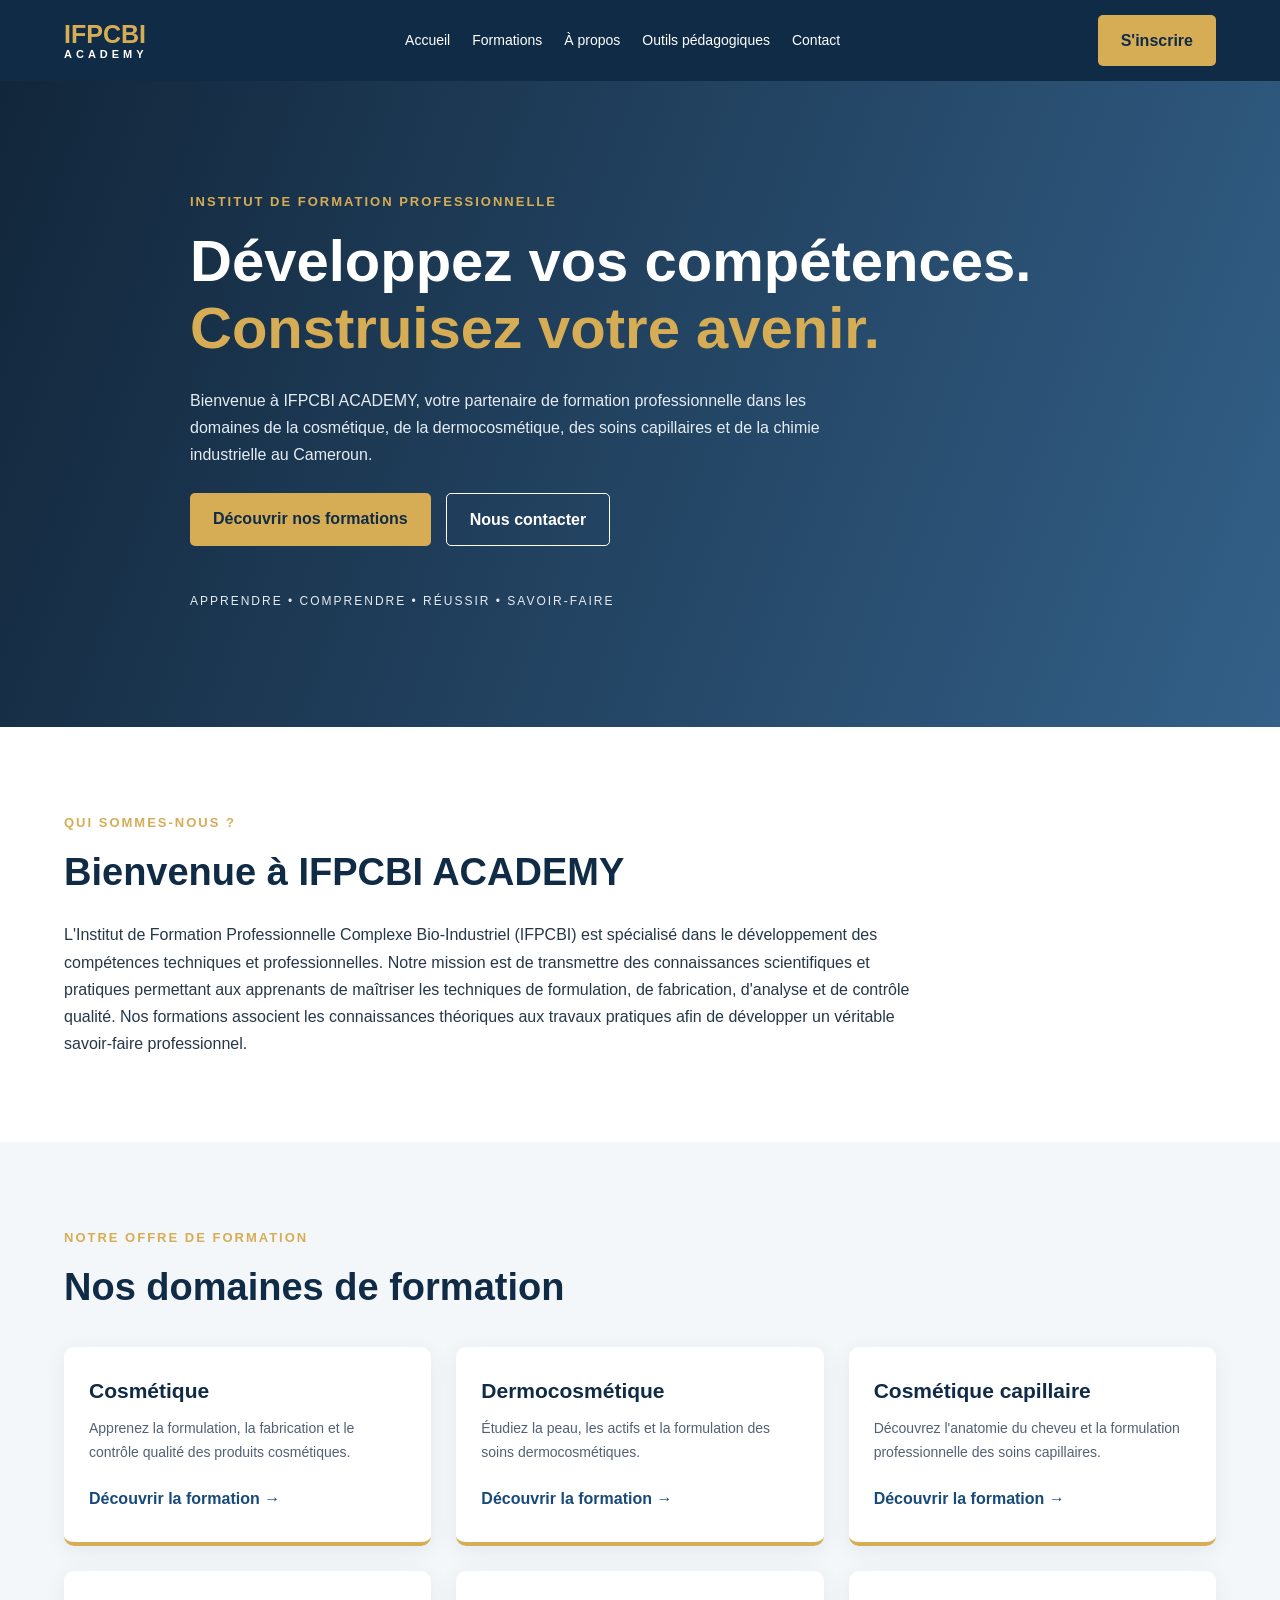
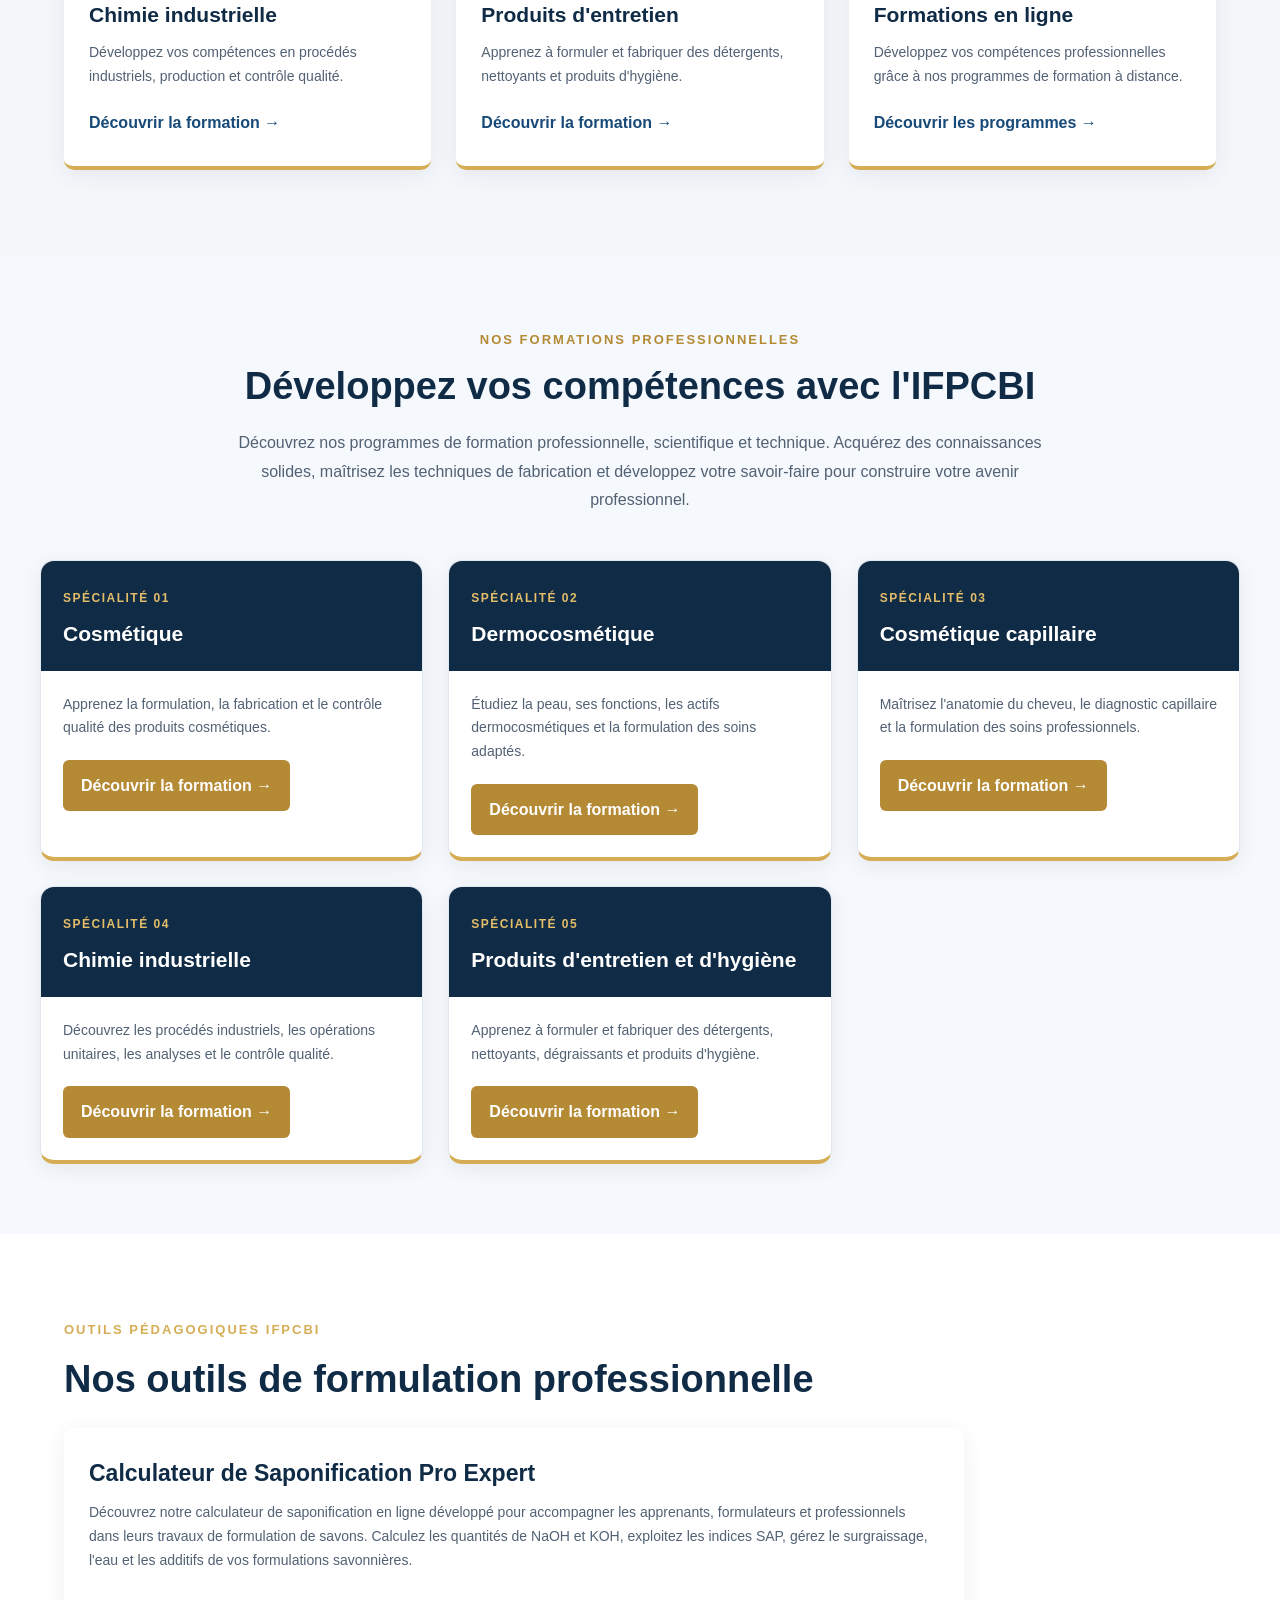
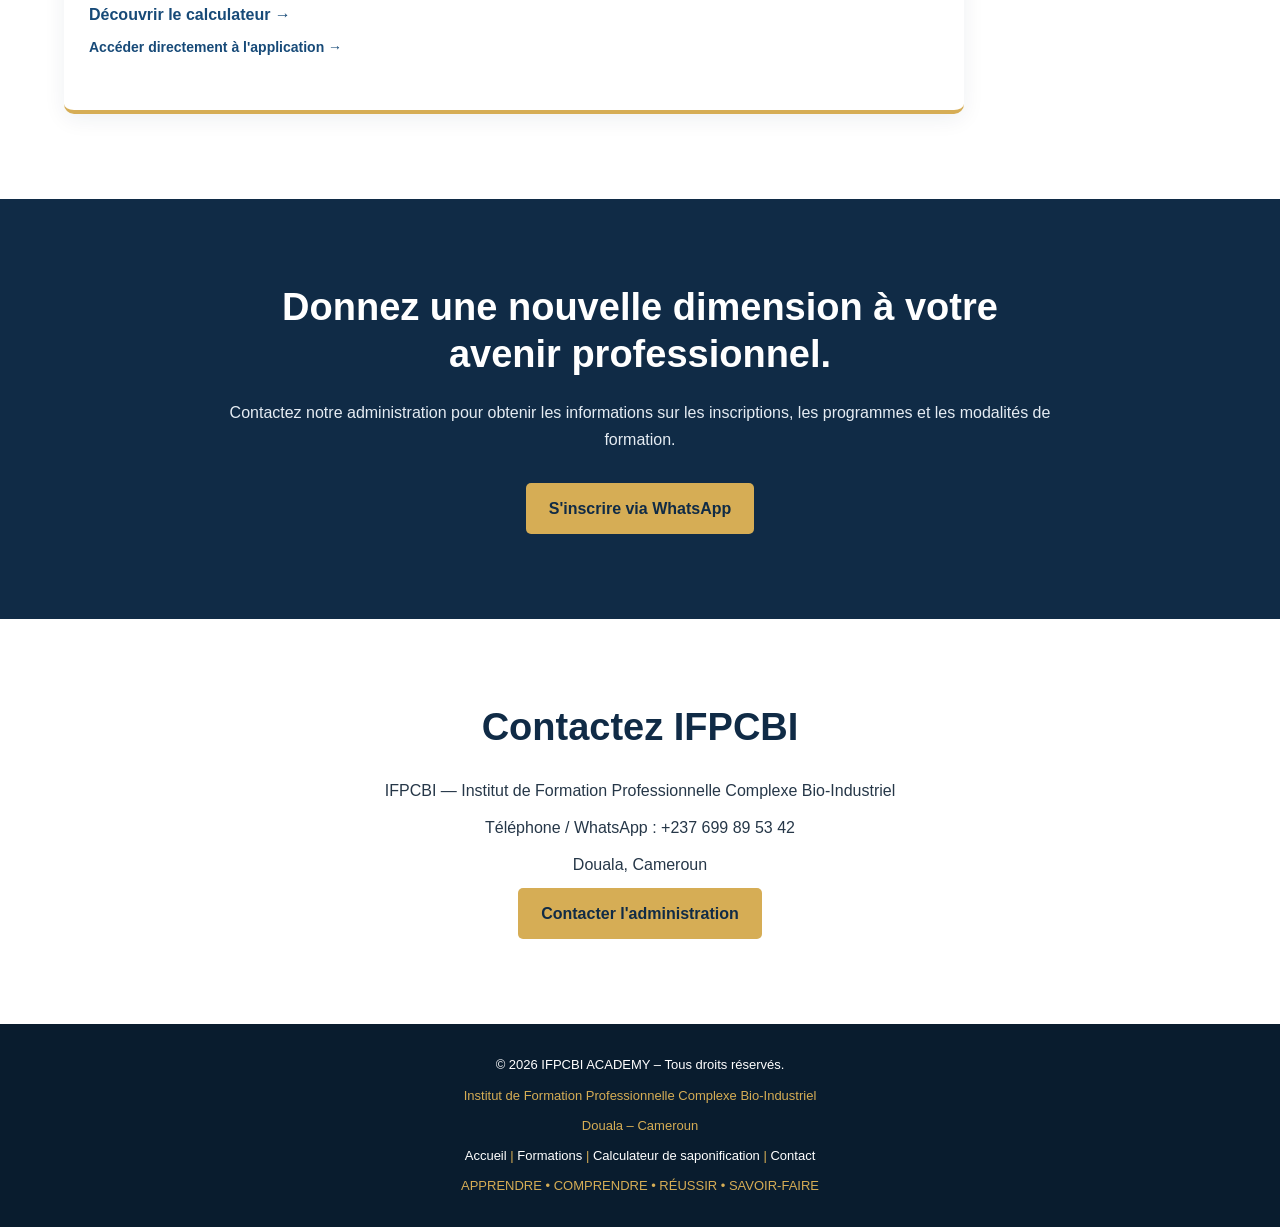
<file: index.html>
<!DOCTYPE html>
<html lang="fr">

<head>
  <!-- Encodage et affichage -->
  <meta charset="UTF-8">
  <meta name="viewport" content="width=device-width, initial-scale=1.0">

  <!-- Vérification Google Search Console -->
  <meta name="google-site-verification" content="8yeUN_K-SgW5qcbl8j4ZGmCSliK8-bh24KfD6BWRIQE">

  <!-- Référencement SEO -->
  <title>IFPCBI Academy | Formations professionnelles en Cosmétique à Douala</title>

  <meta name="description" content="IFPCBI Academy à Douala, Cameroun : formations professionnelles en cosmétique, dermocosmétique, soins capillaires, chimie industrielle et fabrication de produits d'entretien.">

  <meta name="keywords" content="IFPCBI Academy, formation cosmétique Cameroun, formation cosmétique Douala, formation dermocosmétique, formulation cosmétique, formation capillaire, chimie industrielle, fabrication savon, produits entretien">

  <meta name="author" content="IFPCBI - Institut de Formation Professionnelle Complexe Bio-Industriel">
  <meta name="robots" content="index, follow">
  <meta name="theme-color" content="#102B46">

  <!-- URL officielle -->
  <link rel="canonical" href="https://cbicosest-dotcom.github.io/ifpcbi-academy/">

  <!-- Réseaux sociaux -->
  <meta property="og:type" content="website">
  <meta property="og:locale" content="fr_FR">
  <meta property="og:site_name" content="IFPCBI Academy">
  <meta property="og:title" content="IFPCBI Academy - Formations professionnelles au Cameroun">
  <meta property="og:description" content="Formez-vous aux métiers de la cosmétique, de la dermocosmétique, des soins capillaires et de la chimie industrielle avec IFPCBI Academy à Douala.">
  <meta property="og:url" content="https://cbicosest-dotcom.github.io/ifpcbi-academy/">

  <!-- Données structurées pour les moteurs de recherche -->
  <script type="application/ld+json">
  {
    "@context": "https://schema.org",
    "@type": "EducationalOrganization",
    "name": "IFPCBI Academy",
    "alternateName": "Institut de Formation Professionnelle Complexe Bio-Industriel",
    "url": "https://cbicosest-dotcom.github.io/ifpcbi-academy/",
    "description": "Institut de formation professionnelle spécialisé en cosmétique, dermocosmétique, cosmétique capillaire, chimie industrielle et produits d'entretien.",
    "telephone": "+237699895342",
    "address": {
      "@type": "PostalAddress",
      "addressLocality": "Douala",
      "addressCountry": "CM"
    },
    "areaServed": {
      "@type": "Country",
      "name": "Cameroun"
    },
    "availableLanguage": "French"
  }
  </script>

  <!-- Feuille de style -->
  <link rel="stylesheet" href="style.css">

</head>

<body>

<header class="header">
  <div class="container nav">

    <a href="index.html" class="logo" aria-label="Accueil IFPCBI Academy">
      <span>IFPCBI</span>
      <small>ACADEMY</small>
    </a>

    <nav aria-label="Navigation principale">
      <a href="#accueil">Accueil</a>
      <a href="#formations">Formations</a>
      <a href="#apropos">À propos</a>
      <a href="#outils">Outils pédagogiques</a>
      <a href="#contact">Contact</a>
    </nav>

    <a href="#inscription" class="btn">S'inscrire</a>

  </div>
</header>

<main>

<!-- ACCUEIL -->
<section class="hero" id="accueil">
  <div class="container hero-content">

    <p class="eyebrow">INSTITUT DE FORMATION PROFESSIONNELLE</p>

    <h1>
      Développez vos compétences.
      <span>Construisez votre avenir.</span>
    </h1>

    <p>
      Bienvenue à IFPCBI ACADEMY, votre partenaire de formation
      professionnelle dans les domaines de la cosmétique,
      de la dermocosmétique, des soins capillaires et de la
      chimie industrielle au Cameroun.
    </p>

    <div class="hero-buttons">
      <a href="#formations" class="btn">Découvrir nos formations</a>
      <a href="#contact" class="btn-outline">Nous contacter</a>
    </div>

    <p class="slogan">
      APPRENDRE • COMPRENDRE • RÉUSSIR • SAVOIR-FAIRE
    </p>

  </div>
</section>

<!-- PRESENTATION -->
<section class="section" id="apropos">
  <div class="container">

    <p class="eyebrow">QUI SOMMES-NOUS ?</p>

    <h2>Bienvenue à IFPCBI ACADEMY</h2>

    <p>
      L'Institut de Formation Professionnelle Complexe Bio-Industriel
      (IFPCBI) est spécialisé dans le développement des compétences
      techniques et professionnelles.

      Notre mission est de transmettre des connaissances scientifiques
      et pratiques permettant aux apprenants de maîtriser les techniques
      de formulation, de fabrication, d'analyse et de contrôle qualité.

      Nos formations associent les connaissances théoriques aux travaux
      pratiques afin de développer un véritable savoir-faire professionnel.
    </p>

  </div>
</section>

<!-- DOMAINES DE FORMATION -->
<section class="section formations" id="formations">
  <div class="container">

    <p class="eyebrow">NOTRE OFFRE DE FORMATION</p>

    <h2>Nos domaines de formation</h2>

    <div class="formation-grid">

      <article class="formation-card">
        <h3>Cosmétique</h3>
        <p>
          Apprenez la formulation, la fabrication et le contrôle
          qualité des produits cosmétiques.
        </p>
        <a href="cosmetique.html">Découvrir la formation →</a>
      </article>

      <article class="formation-card">
        <h3>Dermocosmétique</h3>
        <p>
          Étudiez la peau, les actifs et la formulation
          des soins dermocosmétiques.
        </p>
        <a href="dermocosmetique.html">Découvrir la formation →</a>
      </article>

      <article class="formation-card">
        <h3>Cosmétique capillaire</h3>
        <p>
          Découvrez l'anatomie du cheveu et la formulation
          professionnelle des soins capillaires.
        </p>
        <a href="cosmetique-capillaire.html">Découvrir la formation →</a>
      </article>

      <article class="formation-card">
        <h3>Chimie industrielle</h3>
        <p>
          Développez vos compétences en procédés industriels,
          production et contrôle qualité.
        </p>
        <a href="chimie-industrielle.html">Découvrir la formation →</a>
      </article>

      <article class="formation-card">
        <h3>Produits d'entretien</h3>
        <p>
          Apprenez à formuler et fabriquer des détergents,
          nettoyants et produits d'hygiène.
        </p>
        <a href="produits-entretien.html">Découvrir la formation →</a>
      </article>

      <article class="formation-card">
        <h3>Formations en ligne</h3>
        <p>
          Développez vos compétences professionnelles
          grâce à nos programmes de formation à distance.
        </p>
        <a href="formations.html">Découvrir les programmes →</a>
      </article>

    </div>
  </div>
</section>

<!-- PRESENTATION DETAILLEE DES FORMATIONS -->
<section class="formations-section">

  <div class="section-heading">

    <span class="section-label">NOS FORMATIONS PROFESSIONNELLES</span>

    <h2>Développez vos compétences avec l'IFPCBI</h2>

    <p>
      Découvrez nos programmes de formation professionnelle,
      scientifique et technique. Acquérez des connaissances solides,
      maîtrisez les techniques de fabrication et développez votre
      savoir-faire pour construire votre avenir professionnel.
    </p>

  </div>

  <div class="formation-grid">

    <article class="formation-card">
      <div class="formation-card-header">
        <span>SPÉCIALITÉ 01</span>
        <h2>Cosmétique</h2>
      </div>

      <div class="formation-card-content">
        <p>
          Apprenez la formulation, la fabrication et le contrôle
          qualité des produits cosmétiques.
        </p>

        <a class="formation-link" href="cosmetique.html">
          Découvrir la formation →
        </a>
      </div>
    </article>

    <article class="formation-card">
      <div class="formation-card-header">
        <span>SPÉCIALITÉ 02</span>
        <h2>Dermocosmétique</h2>
      </div>

      <div class="formation-card-content">
        <p>
          Étudiez la peau, ses fonctions, les actifs dermocosmétiques
          et la formulation des soins adaptés.
        </p>

        <a class="formation-link" href="dermocosmetique.html">
          Découvrir la formation →
        </a>
      </div>
    </article>

    <article class="formation-card">
      <div class="formation-card-header">
        <span>SPÉCIALITÉ 03</span>
        <h2>Cosmétique capillaire</h2>
      </div>

      <div class="formation-card-content">
        <p>
          Maîtrisez l'anatomie du cheveu, le diagnostic capillaire
          et la formulation des soins professionnels.
        </p>

        <a class="formation-link" href="cosmetique-capillaire.html">
          Découvrir la formation →
        </a>
      </div>
    </article>

    <article class="formation-card">
      <div class="formation-card-header">
        <span>SPÉCIALITÉ 04</span>
        <h2>Chimie industrielle</h2>
      </div>

      <div class="formation-card-content">
        <p>
          Découvrez les procédés industriels, les opérations
          unitaires, les analyses et le contrôle qualité.
        </p>

        <a class="formation-link" href="chimie-industrielle.html">
          Découvrir la formation →
        </a>
      </div>
    </article>

    <article class="formation-card">
      <div class="formation-card-header">
        <span>SPÉCIALITÉ 05</span>
        <h2>Produits d'entretien et d'hygiène</h2>
      </div>

      <div class="formation-card-content">
        <p>
          Apprenez à formuler et fabriquer des détergents,
          nettoyants, dégraissants et produits d'hygiène.
        </p>

        <a class="formation-link" href="produits-entretien.html">
          Découvrir la formation →
        </a>
      </div>
    </article>

  </div>

</section>

<!-- OUTILS PEDAGOGIQUES -->
<section class="section" id="outils">

  <div class="container">

    <p class="eyebrow">OUTILS PÉDAGOGIQUES IFPCBI</p>

    <h2>Nos outils de formulation professionnelle</h2>

    <article class="formation-card">

      <h3>Calculateur de Saponification Pro Expert</h3>

      <p>
        Découvrez notre calculateur de saponification en ligne
        développé pour accompagner les apprenants, formulateurs
        et professionnels dans leurs travaux de formulation
        de savons.

        Calculez les quantités de NaOH et KOH, exploitez les
        indices SAP, gérez le surgraissage, l'eau et les additifs
        de vos formulations savonnières.
      </p>

      <a href="index-saponification.html">
        Découvrir le calculateur →
      </a>

      <p>
        <a href="calculateur-saponification.html">
          Accéder directement à l'application →
        </a>
      </p>

    </article>

  </div>

</section>

<!-- INSCRIPTION -->
<section class="section inscription" id="inscription">

  <div class="container">

    <h2>
      Donnez une nouvelle dimension à votre avenir professionnel.
    </h2>

    <p>
      Contactez notre administration pour obtenir les informations
      sur les inscriptions, les programmes et les modalités de formation.
    </p>

    <a
      class="btn"
      href="https://wa.me/237699895342?text=Bonjour%20IFPCBI%2C%20je%20souhaite%20m%27inscrire%20%C3%A0%20une%20formation."
    >
      S'inscrire via WhatsApp
    </a>

  </div>

</section>

<!-- CONTACT -->
<section class="section" id="contact">

  <div class="container">

    <h2>Contactez IFPCBI</h2>

    <p>
      IFPCBI — Institut de Formation Professionnelle
      Complexe Bio-Industriel
    </p>

    <p>Téléphone / WhatsApp : +237 699 89 53 42</p>

    <p>Douala, Cameroun</p>

    <a
      href="https://wa.me/237699895342"
      class="btn"
    >
      Contacter l'administration
    </a>

  </div>

</section>

</main>

<!-- PIED DE PAGE -->
<footer>

  <p>
    © 2026 IFPCBI ACADEMY – Tous droits réservés.
  </p>

  <p>
    Institut de Formation Professionnelle Complexe Bio-Industriel
  </p>

  <p>
    Douala – Cameroun
  </p>

  <p>
    <a href="index.html">Accueil</a> |
    <a href="formations.html">Formations</a> |
    <a href="index-saponification.html">Calculateur de saponification</a> |
    <a href="#contact">Contact</a>
  </p>

  <p>
    APPRENDRE • COMPRENDRE • RÉUSSIR • SAVOIR-FAIRE
  </p>

</footer>

<!-- JavaScript -->
<script src="app.js" defer></script>

</body>
</html>
</file>
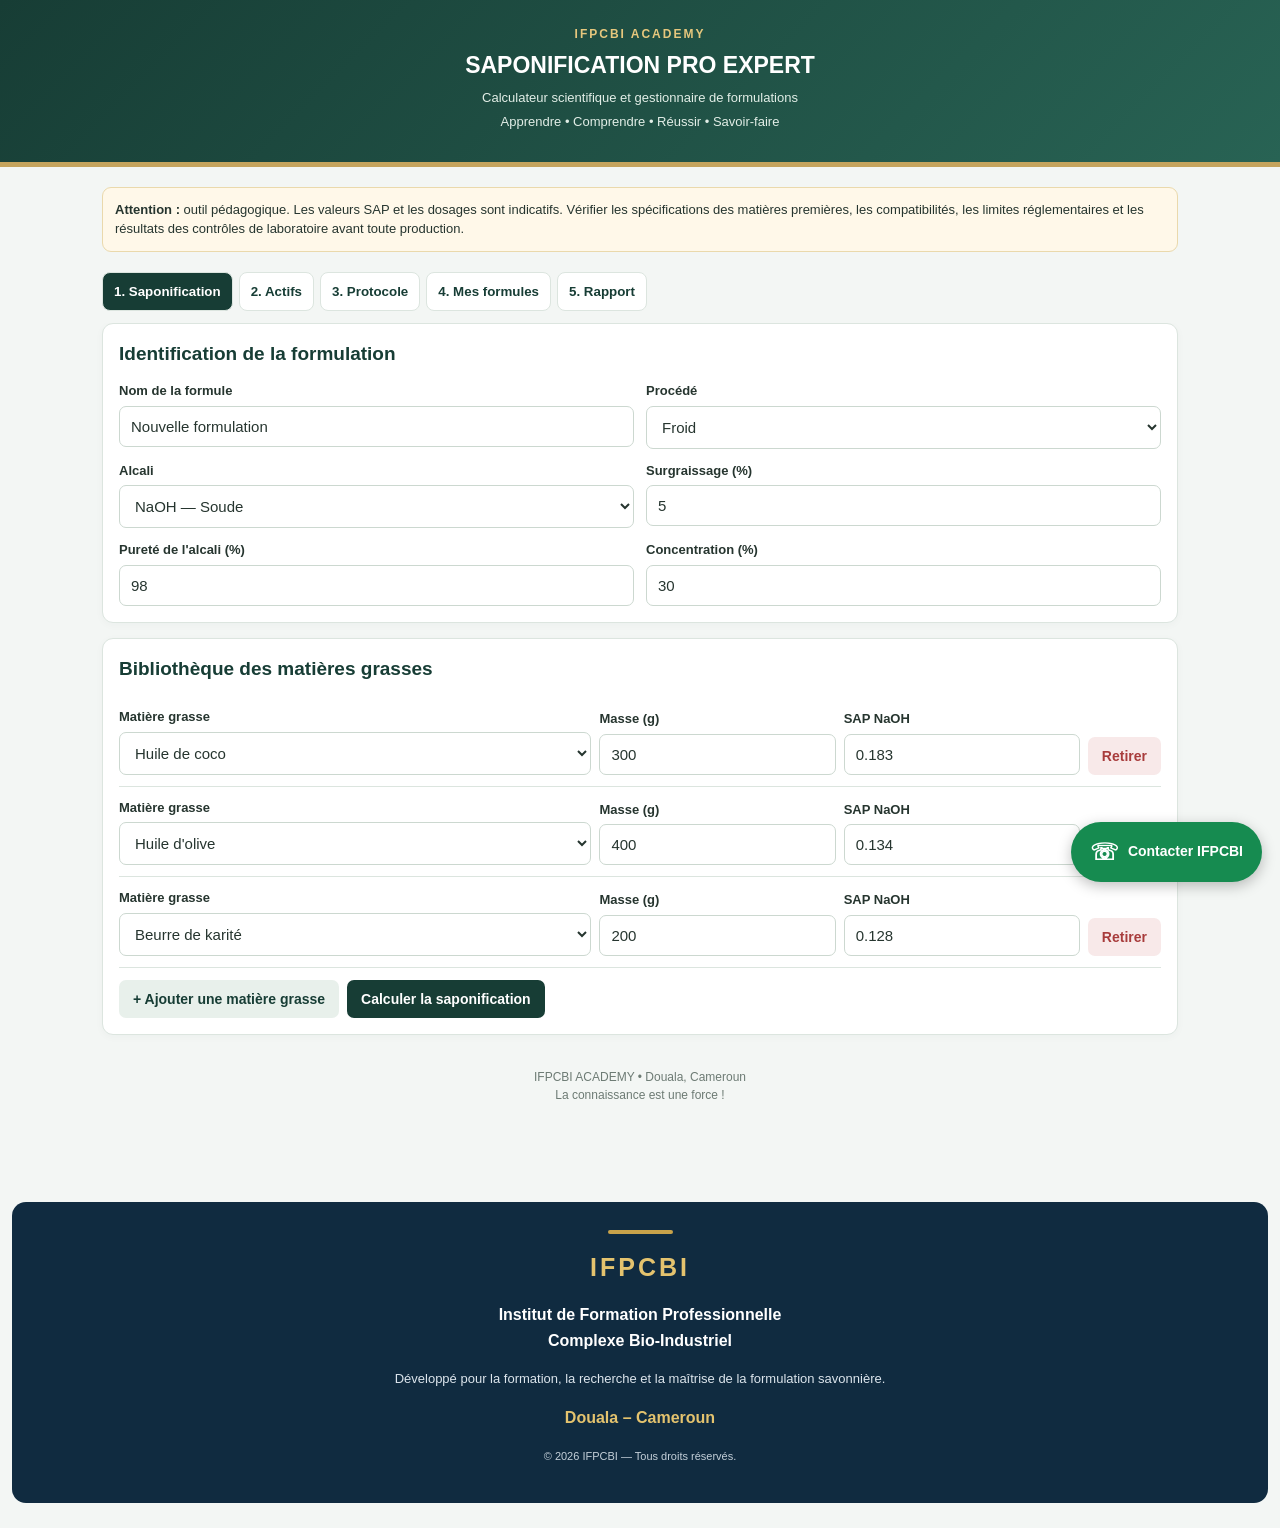
<file: calculateur-saponification.html>
<!DOCTYPE html>
<html lang="fr">
<head>
<meta charset="UTF-8">
<meta name="viewport" content="width=device-width,initial-scale=1">
<meta name="theme-color" content="#173d35">
<title>IFPCBI Saponification Pro Expert</title>
<meta name="description" content="Calculateur expert de saponification et gestionnaire de formulations de savons IFPCBI.">
<style>
:root{--g:#173d35;--g2:#286354;--gold:#c5a45d;--bg:#f3f6f4;--white:#fff;--text:#26352f;--muted:#6d7b74;--border:#dce5df;--red:#a83c3c}
*{box-sizing:border-box}
body{margin:0;background:var(--bg);color:var(--text);font-family:Arial,sans-serif;line-height:1.5}
header{background:linear-gradient(135deg,#173d35,#286354);color:white;text-align:center;padding:25px 14px;border-bottom:5px solid var(--gold)}
header h1{font-size:23px;margin:5px}
header p{margin:5px;font-size:13px;color:#e2eee7}
.brand{font-size:12px;letter-spacing:2px;color:#e6c77d;font-weight:bold}
.container{max-width:1100px;margin:20px auto;padding:0 12px 35px}
.notice{background:#fff8e9;border:1px solid #ead9ac;padding:12px;border-radius:9px;font-size:13px;margin-bottom:15px}
.tabs{display:flex;gap:6px;overflow-x:auto;position:sticky;top:0;background:var(--bg);padding:5px 0 12px;z-index:5}
.tab{white-space:nowrap;border:1px solid var(--border);background:white;color:var(--g);padding:11px;border-radius:8px;font-weight:bold;cursor:pointer}
.tab.active{background:var(--g);color:white}
.panel{display:none}.panel.active{display:block}
.card{background:white;border:1px solid var(--border);border-radius:11px;padding:16px;margin-bottom:15px;box-shadow:0 2px 8px #173d3508}
h2{color:var(--g);font-size:19px;margin:0 0 13px}
h3{color:var(--g);font-size:16px}
label{display:block;font-size:13px;font-weight:bold;margin-bottom:5px}
input,select,textarea{width:100%;padding:11px;border:1px solid #ccd8d0;border-radius:7px;font-size:15px;background:white;color:var(--text);min-width:0}
textarea{min-height:75px}
.grid{display:grid;grid-template-columns:repeat(2,minmax(0,1fr));gap:12px}
.btn{border:0;border-radius:7px;padding:11px 14px;font-weight:bold;cursor:pointer;font-size:14px}
.primary{background:var(--g);color:white}.secondary{background:#e8f0eb;color:var(--g)}
.gold{background:var(--gold);color:#25352d}.danger{background:#f8e9e9;color:var(--red)}
.actions{display:flex;flex-wrap:wrap;gap:8px;margin-top:12px}
.rowline,.actline{display:grid;grid-template-columns:2fr 1fr 1fr auto;gap:8px;align-items:end;padding:11px 0;border-bottom:1px solid var(--border)}
.result-grid{display:grid;grid-template-columns:repeat(3,minmax(0,1fr));gap:9px}
.result{background:#edf4ef;border:1px solid #d5e5d9;border-radius:8px;padding:12px}
.result span{display:block;font-size:12px;color:var(--muted)}
.result strong{font-size:19px;color:var(--g)}
.small{font-size:12px;color:var(--muted)}
.hidden{display:none!important}
.table-wrap{overflow-x:auto}
table{width:100%;border-collapse:collapse;font-size:13px;margin:10px 0}
th,td{border:1px solid var(--border);padding:9px;text-align:left}
th{background:#edf3ef;color:var(--g)}
.tag{font-size:11px;padding:3px 7px;border-radius:5px;background:#edf3ef;color:var(--g)}
.recipe{border:1px solid var(--border);border-radius:9px;padding:12px;margin:9px 0}
.recipe strong{color:var(--g)}
.recipe-actions{display:flex;gap:6px;flex-wrap:wrap;margin-top:9px}
.footer{text-align:center;color:var(--muted);font-size:12px;padding:18px}
hr{border:0;border-top:1px solid var(--border);margin:16px 0}
@media(max-width:650px){
 header h1{font-size:20px}.grid{grid-template-columns:1fr 1fr}
 .rowline,.actline{grid-template-columns:1fr 1fr}
 .result-grid{grid-template-columns:1fr 1fr}
 .card{padding:13px}
}
@media(max-width:390px){.grid,.result-grid{grid-template-columns:1fr}}
@media print{
 body{background:white}
 header,.tabs,.notice,.no-print,.footer{display:none!important}
 .container{margin:0;padding:0}
 .panel{display:none!important}
 #reportPanel{display:block!important}
 .card{box-shadow:none;border:0}
}
</style>
</head>
<body>

<header>
<div class="brand">IFPCBI ACADEMY</div>
<h1>SAPONIFICATION PRO EXPERT</h1>
<p>Calculateur scientifique et gestionnaire de formulations</p>
<p>Apprendre • Comprendre • Réussir • Savoir-faire</p>
</header>

<div class="container">
<div class="notice">
<strong>Attention :</strong> outil pédagogique. Les valeurs SAP et les dosages sont indicatifs.
Vérifier les spécifications des matières premières, les compatibilités, les limites réglementaires
et les résultats des contrôles de laboratoire avant toute production.
</div>

<nav class="tabs no-print">
<button class="tab active" data-tab="soapPanel">1. Saponification</button>
<button class="tab" data-tab="activePanel">2. Actifs</button>
<button class="tab" data-tab="protocolPanel">3. Protocole</button>
<button class="tab" data-tab="managePanel">4. Mes formules</button>
<button class="tab" data-tab="reportPanel">5. Rapport</button>
</nav>

<!-- SAPONIFICATION -->
<section id="soapPanel" class="panel active">
<div class="card">
<h2>Identification de la formulation</h2>
<div class="grid">
<div><label>Nom de la formule</label><input id="formulaName" value="Nouvelle formulation"></div>
<div><label>Procédé</label><select id="process"><option>Froid</option><option>Chaud</option></select></div>
<div><label>Alcali</label><select id="alkali"><option value="naoh">NaOH — Soude</option><option value="koh">KOH — Potasse</option></select></div>
<div><label>Surgraissage (%)</label><input id="superfat" type="number" value="5" min="0" max="30" step=".1"></div>
<div><label>Pureté de l'alcali (%)</label><input id="purity" type="number" value="98" min="1" max="100" step=".1"></div>
<div><label>Concentration (%)</label><input id="concentration" type="number" value="30" min="10" max="60" step=".1"></div>
</div>
</div>

<div class="card">
<h2>Bibliothèque des matières grasses</h2>
<div id="oilRows"></div>
<div class="actions no-print">
<button class="btn secondary" onclick="addOil()">+ Ajouter une matière grasse</button>
<button class="btn primary" onclick="calculate()">Calculer la saponification</button>
</div>
</div>

<div id="soapResults" class="card hidden">
<h2>Résultats du calcul</h2>
<div class="result-grid">
<div class="result"><span>Poids des huiles</span><strong id="rOils">0 g</strong></div>
<div class="result"><span>Alcali actif</span><strong id="rActive">0 g</strong></div>
<div class="result"><span>Alcali commercial</span><strong id="rCommercial">0 g</strong></div>
<div class="result"><span>Eau</span><strong id="rWater">0 g</strong></div>
<div class="result"><span>Masse totale estimée</span><strong id="rTotal">0 g</strong></div>
<div class="result"><span>Concentration apparente</span><strong id="rApparent">0 %</strong></div>
</div>
<p class="small" id="soapExplanation"></p>
</div>
</section>

<!-- ACTIFS -->
<section id="activePanel" class="panel">
<div class="card">
<h2>Bibliothèque des actifs et additifs</h2>
<div class="grid">
<div><label>Famille</label><select id="activeCategory" onchange="renderActiveLibrary()">
<option value="Toutes">Toutes les familles</option>
<option>Hydratants et humectants</option>
<option>Botaniques et poudres</option>
<option>Argiles et minéraux</option>
<option>Exfoliants</option>
<option>Colorants</option>
<option>Parfums et huiles essentielles</option>
<option>Additifs techniques</option>
<option>Laits et ingrédients alimentaires</option>
</select></div>
<div><label>Rechercher</label><input id="activeSearch" oninput="renderActiveLibrary()" placeholder="Ex. moringa, miel..."></div>
</div>
<div id="activeLibrary" class="table-wrap"></div>
</div>
<div class="card">
<h2>Actifs sélectionnés</h2>
<div id="selectedActiveRows"></div>
<div class="actions no-print">
<button class="btn secondary" onclick="addActive()">+ Ajouter un actif</button>
<button class="btn secondary" onclick="addCustomActive()">+ Créer un actif personnalisé</button>
<button class="btn primary" onclick="calculateActives()">Calculer les dosages</button>
</div>
<div id="activeResults" class="hidden">
<h3>Quantités calculées</h3>
<div class="table-wrap"><table><thead><tr><th>Ingrédient</th><th>Dosage</th><th>Base</th><th>Quantité</th></tr></thead><tbody id="activeResultBody"></tbody></table></div>
<p id="activeTotal" class="small"></p>
</div>
</div>
</section>

<!-- PROTOCOLE -->
<section id="protocolPanel" class="panel">
<div class="card">
<h2>Protocole de fabrication</h2>
<div id="protocolText"></div>
</div>
<div class="card">
<h2>Notes techniques</h2>
<textarea id="technicalNotes" placeholder="Observations, matières premières, températures, essais..."></textarea>
</div>
</section>

<!-- GESTIONNAIRE -->
<section id="managePanel" class="panel">
<div class="card">
<h2>Gestionnaire de formulations</h2>
<p class="small">Enregistre tes recettes dans le navigateur de cet appareil. Exporte régulièrement une sauvegarde JSON pour ne pas perdre tes données.</p>
<div class="actions no-print">
<button class="btn primary" onclick="saveFormula()">Enregistrer cette formule</button>
<button class="btn secondary" onclick="newFormula()">Nouvelle formule</button>
<button class="btn gold" onclick="exportFormulas()">Exporter les sauvegardes</button>
<label class="btn secondary" for="importFile" style="cursor:pointer">Importer des sauvegardes</label>
<input id="importFile" type="file" accept=".json,application/json" class="hidden" onchange="importFormulas(event)">
</div>
<p id="storageMessage" class="small" aria-live="polite"></p>
<hr>
<h3>Mes formulations enregistrées</h3>
<div id="savedRecipes"></div>
</div>
</section>

<!-- RAPPORT -->
<section id="reportPanel" class="panel">
<div class="card">
<div style="text-align:center;color:var(--g)">
<h2>RAPPORT TECHNIQUE DE FORMULATION</h2>
<strong>IFPCBI — Institut de Formation Professionnelle Complexe Bio-Industriel</strong>
<p>Calculateur IFPCBI Saponification Pro Expert</p>
</div>
<hr>
<div id="reportContent">Effectuer d'abord un calcul.</div>
<div class="actions no-print">
<button class="btn primary" onclick="generateReport()">Actualiser le rapport</button>
<button class="btn gold" onclick="window.print()">Imprimer / Enregistrer en PDF</button>
</div>
</div>
</section>

<div class="footer">IFPCBI ACADEMY • Douala, Cameroun<br>La connaissance est une force !</div>
</div>

<script>
"use strict";

// MATIERES GRASSES : SAP NaOH en grammes par gramme de graisse.
// Valeurs indicatives à confirmer.
const BIBLIOTHEQUE={
coco:{nom:"Huile de coco",sap:.183},olive:{nom:"Huile d'olive",sap:.134},
palme:{nom:"Huile de palme",sap:.142},ricin:{nom:"Huile de ricin",sap:.128},
karite:{nom:"Beurre de karité",sap:.128},cacao:{nom:"Beurre de cacao",sap:.137},
arachide:{nom:"Huile d'arachide",sap:.136},tournesol:{nom:"Huile de tournesol",sap:.135},
soja:{nom:"Huile de soja",sap:.136},palmiste:{nom:"Huile de palmiste",sap:.176},
avocat:{nom:"Huile d'avocat",sap:.133},amande:{nom:"Huile d'amande douce",sap:.139},
argan:{nom:"Huile d'argan",sap:.136},abricot:{nom:"Huile de noyau d'abricot",sap:.139},
babassu:{nom:"Huile de babassu",sap:.175},pepinsraisin:{nom:"Huile de pépins de raisin",sap:.134},
riz:{nom:"Huile de son de riz",sap:.133},canola:{nom:"Huile de colza",sap:.133},
sesame:{nom:"Huile de sésame",sap:.133},mais:{nom:"Huile de maïs",sap:.136},
neem:{nom:"Huile de neem",sap:.138},mangue:{nom:"Beurre de mangue",sap:.136},
kokum:{nom:"Beurre de kokum",sap:.135},suif:{nom:"Suif de bœuf",sap:.143},
saindoux:{nom:"Saindoux",sap:.141}
};

const ACTIFS={
glycerine:{nom:"Glycérine végétale",cat:"Hydratants et humectants",min:.5,max:3,def:2,moment:"À la trace ou selon le procédé",note:"Humectant ; excès susceptible de modifier la texture."},
sorbitol:{nom:"Sorbitol",cat:"Hydratants et humectants",min:1,max:3,def:2,moment:"Phase aqueuse",note:"Vérifier la compatibilité."},
miel:{nom:"Miel",cat:"Hydratants et humectants",min:1,max:3,def:2,moment:"Dilué, avec précaution",note:"Les sucres peuvent accélérer l'échauffement."},
aloe:{nom:"Gel d'aloe vera",cat:"Hydratants et humectants",min:1,max:5,def:2,moment:"Phase aqueuse ou ajout adapté",note:"Vérifier la stabilité et la conservation."},
panthenol:{nom:"Panthénol",cat:"Hydratants et humectants",min:.2,max:1,def:.5,moment:"À froid si compatible",note:"Stabilité au pH élevé à vérifier."},
avoine:{nom:"Avoine colloïdale",cat:"Hydratants et humectants",min:1,max:3,def:2,moment:"À la trace",note:"Disperser soigneusement."},
laitchevre:{nom:"Lait de chèvre en poudre",cat:"Laits et ingrédients alimentaires",min:1,max:3,def:2,moment:"Pré-disperser",note:"Les sucres et protéines peuvent favoriser la chauffe."},
laitavoine:{nom:"Lait d'avoine",cat:"Laits et ingrédients alimentaires",min:1,max:5,def:3,moment:"Remplacement partiel de l'eau",note:"Comptabiliser l'eau déjà présente."},
laitvache:{nom:"Lait de vache en poudre",cat:"Laits et ingrédients alimentaires",min:1,max:3,def:2,moment:"Pré-disperser",note:"Surveiller la température."},
yaourt:{nom:"Yaourt en poudre",cat:"Laits et ingrédients alimentaires",min:.5,max:2,def:1,moment:"Selon le fournisseur",note:"Vérifier stabilité et compatibilité."},
curcuma:{nom:"Poudre de curcuma",cat:"Botaniques et poudres",min:.1,max:.5,def:.2,moment:"Pré-disperser dans l'huile",note:"Peut colorer fortement."},
moringa:{nom:"Poudre de moringa",cat:"Botaniques et poudres",min:.5,max:2,def:1,moment:"À la trace",note:"La couleur peut évoluer."},
neem:{nom:"Poudre de neem",cat:"Botaniques et poudres",min:.5,max:2,def:1,moment:"À la trace",note:"Odeur végétale caractéristique."},
papaye:{nom:"Poudre de papaye",cat:"Botaniques et poudres",min:.5,max:2,def:1,moment:"À la trace",note:"Ne pas supposer que les enzymes restent actives."},
cacao:{nom:"Poudre de cacao",cat:"Botaniques et poudres",min:.5,max:2,def:1,moment:"Pré-disperser",note:"Peut foncer le savon."},
cafe:{nom:"Café moulu fin",cat:"Botaniques et poudres",min:.5,max:2,def:1,moment:"À la trace",note:"Exfoliant mécanique."},
charbon:{nom:"Charbon végétal activé",cat:"Botaniques et poudres",min:.2,max:1,def:.5,moment:"Pré-disperser",note:"Éviter l'inhalation de poudre."},
spiruline:{nom:"Poudre de spiruline",cat:"Botaniques et poudres",min:.2,max:1,def:.5,moment:"À la trace",note:"Pigments sensibles au pH et à la chaleur."},
hibiscus:{nom:"Poudre d'hibiscus",cat:"Botaniques et poudres",min:.2,max:1,def:.5,moment:"À la trace",note:"Couleur susceptible de changer."},
orange:{nom:"Poudre d'écorce d'orange",cat:"Botaniques et poudres",min:.5,max:2,def:1,moment:"À la trace",note:"Choisir une poudre sèche et propre."},
kaolin:{nom:"Argile blanche",cat:"Argiles et minéraux",min:1,max:3,def:2,moment:"Pré-disperser",note:"Peut modifier la viscosité."},
argileverte:{nom:"Argile verte",cat:"Argiles et minéraux",min:1,max:3,def:2,moment:"Pré-disperser",note:"Éviter les poussières."},
rhassoul:{nom:"Rhassoul",cat:"Argiles et minéraux",min:1,max:3,def:2,moment:"Pré-disperser",note:"Peut épaissir la pâte."},
zinc:{nom:"Oxyde de zinc",cat:"Argiles et minéraux",min:.5,max:2,def:1,moment:"Disperser soigneusement",note:"Vérifier le grade cosmétique et la réglementation."},
pumice:{nom:"Pierre ponce micronisée",cat:"Exfoliants",min:.5,max:2,def:1,moment:"À la trace",note:"Choisir une granulométrie adaptée."},
sel:{nom:"Sel fin",cat:"Exfoliants",min:1,max:5,def:2,moment:"Selon le type de savon",note:"Modifie dureté et solubilité."},
sucre:{nom:"Sucre",cat:"Additifs techniques",min:.5,max:2,def:1,moment:"Dissoudre dans l'eau avant la soude",note:"Peut accélérer la chauffe."},
lactate:{nom:"Lactate de sodium",cat:"Additifs techniques",min:1,max:2,def:1.5,moment:"Solution refroidie selon fournisseur",note:"Vérifier la concentration commerciale."},
citrate:{nom:"Citrate de sodium",cat:"Additifs techniques",min:.5,max:1,def:.5,moment:"Dissoudre dans l'eau",note:"Tenir compte de la forme chimique et de la correction alcaline éventuelle."},
edta:{nom:"EDTA disodique",cat:"Additifs techniques",min:.1,max:.5,def:.2,moment:"Phase aqueuse",note:"Vérifier compatibilité et réglementation."},
gluconate:{nom:"Gluconate de sodium",cat:"Additifs techniques",min:.2,max:1,def:.5,moment:"Phase aqueuse",note:"Agent chélatant."},
vitaminee:{nom:"Tocophérol (vitamine E)",cat:"Additifs techniques",min:.1,max:.5,def:.2,moment:"Dans les huiles",note:"Antioxydant des huiles, pas conservateur antimicrobien."},
parfum:{nom:"Parfum cosmétique",cat:"Parfums et huiles essentielles",min:.5,max:2,def:1,moment:"À la trace",note:"Respecter la limite IFRA applicable."},
lavande:{nom:"Huile essentielle de lavande",cat:"Parfums et huiles essentielles",min:.2,max:1,def:.5,moment:"À la trace",note:"Vérifier allergènes et limites d'emploi."},
teaTree:{nom:"Huile essentielle de tea tree",cat:"Parfums et huiles essentielles",min:.2,max:1,def:.5,moment:"À la trace",note:"Vérifier oxydation et documentation IFRA."},
citronnelle:{nom:"Huile essentielle de citronnelle",cat:"Parfums et huiles essentielles",min:.1,max:.5,def:.3,moment:"À la trace",note:"Potentiel sensibilisant."},
menthe:{nom:"Huile essentielle de menthe poivrée",cat:"Parfums et huiles essentielles",min:.1,max:.5,def:.3,moment:"À la trace",note:"Respecter les limites fournisseur."},
mica:{nom:"Mica adapté au savon",cat:"Colorants",min:.1,max:1,def:.5,moment:"Pré-disperser",note:"Vérifier adaptation au savon et au pH."},
oxydejaune:{nom:"Oxyde jaune",cat:"Colorants",min:.1,max:1,def:.5,moment:"Pré-disperser",note:"Grade cosmétique autorisé."},
oxyderouge:{nom:"Oxyde rouge",cat:"Colorants",min:.1,max:1,def:.5,moment:"Pré-disperser",note:"Grade cosmétique autorisé."},
oxydenoir:{nom:"Oxyde noir",cat:"Colorants",min:.1,max:1,def:.5,moment:"Pré-disperser",note:"Grade cosmétique autorisé."}
};

const FACTEUR_KOH=56.1056/39.997;
const STORAGE_KEY="ifpcbi_saponification_formulas_v2";
let lastCalculation=null,lastActiveResults=[],editingId=null;

function fmt(n,d=2){return Number(n).toLocaleString("fr-FR",{minimumFractionDigits:d,maximumFractionDigits:d})}
function esc(s){return String(s??"").replace(/[&<>"']/g,c=>({"&":"&amp;","<":"&lt;",">":"&gt;",'"':"&quot;","'":"&#39;"}[c]))}
function getRows(selector){return [...document.querySelectorAll(selector)]}

function addOil(code="coco",mass=500){
 const row=document.createElement("div");
 row.className="rowline";
 row.innerHTML=`
 <div><label>Matière grasse</label><select class="oil-name">${Object.entries(BIBLIOTHEQUE).map(([k,v])=>`<option value="${k}">${esc(v.nom)}</option>`).join("")}</select></div>
 <div><label>Masse (g)</label><input class="oil-mass" type="number" min="0" step=".1" value="${mass}"></div>
 <div><label>SAP NaOH</label><input class="oil-sap" type="number" readonly value="${BIBLIOTHEQUE[code].sap}"></div>
 <button class="btn danger" onclick="this.parentElement.remove()">Retirer</button>`;
 row.querySelector(".oil-name").value=code;
 row.querySelector(".oil-name").addEventListener("change",e=>row.querySelector(".oil-sap").value=BIBLIOTHEQUE[e.target.value].sap);
 document.getElementById("oilRows").appendChild(row);
}

function addActive(key="glycerine",dose=null,base="huiles"){
 const item=ACTIFS[key];
 if(!item)return;
 const row=document.createElement("div");
 row.className="actline";
 row.innerHTML=`
 <div><label>Ingrédient</label><select class="active-name">${Object.entries(ACTIFS).map(([k,v])=>`<option value="${k}">${esc(v.nom)}</option>`).join("")}</select></div>
 <div><label>Dosage (%)</label><input class="active-dose" type="number" min="0" step=".01" value="${dose??item.def}"></div>
 <div><label>Base de calcul</label><select class="active-base"><option value="huiles">Poids des huiles</option><option value="pate">Poids de la pâte</option></select></div>
 <button class="btn danger" onclick="this.parentElement.remove()">Retirer</button>`;
 row.querySelector(".active-name").value=key;
 row.querySelector(".active-base").value=base;
 row.querySelector(".active-name").addEventListener("change",e=>row.querySelector(".active-dose").value=ACTIFS[e.target.value].def);
 document.getElementById("selectedActiveRows").appendChild(row);
}

function addCustomActive(){
 const name=prompt("Nom de l'actif personnalisé :");
 if(!name?.trim())return;
 const dose=Number(prompt("Dosage indicatif (%) :","1"));
 if(!Number.isFinite(dose)||dose<0)return;
 const key="custom_"+Date.now();
 ACTIFS[key]={nom:name.trim(),cat:"Personnalisé",min:0,max:dose,def:dose,moment:"Selon documentation fournisseur",note:"Vérifier compatibilité, sécurité et dosage fournisseur."};
 addActive(key,dose);
}

function calculate(){
 const alkali=document.getElementById("alkali").value;
 const sf=Number(document.getElementById("superfat").value);
 const purity=Number(document.getElementById("purity").value);
 const concentration=Number(document.getElementById("concentration").value);
 if(!Number.isFinite(sf)||sf<0||sf>30)return alert("Surgraissage invalide.");
 if(!Number.isFinite(purity)||purity<=0||purity>100)return alert("Pureté invalide.");
 if(!Number.isFinite(concentration)||concentration<10||concentration>60)return alert("Concentration invalide : utiliser 10 à 60 %.");
 let oils=0,theoreticalNaoh=0,details=[];
 getRows("#oilRows .rowline").forEach(row=>{
  const code=row.querySelector(".oil-name").value;
  const mass=Number(row.querySelector(".oil-mass").value);
  if(!Number.isFinite(mass)||mass<0)return;
  if(mass>0){const sap=BIBLIOTHEQUE[code].sap;oils+=mass;theoreticalNaoh+=mass*sap;details.push({code,nom:BIBLIOTHEQUE[code].nom,mass,sap});}
 });
 if(oils<=0)return alert("Ajoutez une matière grasse avec une masse positive.");
 const theoretical=alkali==="naoh"?theoreticalNaoh:theoreticalNaoh*FACTEUR_KOH;
 const active=theoretical*(1-sf/100);
 const commercial=active/(purity/100);
 const water=active*(100-concentration)/concentration;
 const total=oils+commercial+water;
 const apparent=100*commercial/(commercial+water);
 lastCalculation={
 name:document.getElementById("formulaName").value,
 process:document.getElementById("process").value,alkali,
 alkaliName:alkali==="naoh"?"NaOH":"KOH",sf,purity,concentration,
 oils,theoretical,active,commercial,water,total,apparent,details
 };
 document.getElementById("rOils").textContent=fmt(oils)+" g";
 document.getElementById("rActive").textContent=fmt(active)+" g";
 document.getElementById("rCommercial").textContent=fmt(commercial)+" g";
 document.getElementById("rWater").textContent=fmt(water)+" g";
 document.getElementById("rTotal").textContent=fmt(total)+" g";
 document.getElementById("rApparent").textContent=fmt(apparent)+" %";
 document.getElementById("soapExplanation").textContent=`Besoin théorique avant surgraissage : ${fmt(theoretical)} g. Besoin actif après surgraissage : ${fmt(active)} g.`;
 document.getElementById("soapResults").classList.remove("hidden");
 calculateActives(false);
 generateReport();
}

function calculateActives(showAlert=true){
 if(!lastCalculation){if(showAlert)alert("Effectuez d'abord le calcul de saponification.");return;}
 const results=[];
 getRows("#selectedActiveRows .actline").forEach(row=>{
  const key=row.querySelector(".active-name").value;
  const dose=Number(row.querySelector(".active-dose").value);
  const base=row.querySelector(".active-base").value;
  if(!Number.isFinite(dose)||dose<0)return;
  const item=ACTIFS[key];
  const baseMass=base==="huiles"?lastCalculation.oils:lastCalculation.total;
  results.push({key,nom:item.nom,dose,base:base==="huiles"?"Poids des huiles":"Poids de la pâte",baseKey:base,qty:baseMass*dose/100,moment:item.moment,note:item.note});
 });
 lastActiveResults=results;
 document.getElementById("activeResultBody").innerHTML=results.map(x=>`<tr><td>${esc(x.nom)}</td><td>${fmt(x.dose)} %</td><td>${x.base}</td><td>${fmt(x.qty)} g</td></tr>`).join("");
 document.getElementById("activeTotal").textContent="Total des actifs sélectionnés : "+fmt(results.reduce((s,x)=>s+x.qty,0))+" g. Calcul indépendant de l'alcali.";
 document.getElementById("activeResults").classList.remove("hidden");
 generateReport();
}

function renderActiveLibrary(){
 const cat=document.getElementById("activeCategory").value;
 const search=document.getElementById("activeSearch").value.toLowerCase().trim();
 const entries=Object.entries(ACTIFS).filter(([k,a])=>(cat==="Toutes"||a.cat===cat)&&(a.nom.toLowerCase().includes(search)||a.cat.toLowerCase().includes(search)));
 document.getElementById("activeLibrary").innerHTML=`<table><thead><tr><th>Ingrédient</th><th>Famille</th><th>Dosage indicatif</th><th>Précaution</th><th></th></tr></thead><tbody>${entries.map(([k,a])=>`<tr><td><strong>${esc(a.nom)}</strong><br><span class="small">${esc(a.moment)}</span></td><td>${esc(a.cat)}</td><td>${fmt(a.min)}–${fmt(a.max)} %</td><td>${esc(a.note)}</td><td><button class="btn secondary" onclick="addActive('${k}')">Ajouter</button></td></tr>`).join("")}</tbody></table>`;
}

function showProtocol(){
 const chaud=document.getElementById("process").value==="Chaud";
 const steps=chaud?[
 "Contrôler les matières premières, les équipements et les protections individuelles.",
 "Peser séparément les huiles, l'alcali et l'eau selon la formule validée.",
 "Ajouter lentement l'alcali dans l'eau, jamais l'inverse, sous ventilation adaptée.",
 "Mettre en contact la solution alcaline et les corps gras selon le procédé.",
 "Chauffer de manière contrôlée dans un équipement adapté, sans projection ni débordement.",
 "Suivre la réaction et vérifier sa fin par des contrôles analytiques appropriés.",
 "Refroidir avant l'ajout des ingrédients thermosensibles.",
 "Ajouter les parfums et actifs compatibles en respectant leurs limites d'emploi.",
 "Mouler, refroidir et contrôler le savon avant conditionnement."
 ]:[
 "Contrôler les matières premières, les équipements et les protections individuelles.",
 "Peser séparément les huiles, l'alcali et l'eau selon la formule validée.",
 "Ajouter lentement l'alcali dans l'eau, jamais l'inverse, sous ventilation adaptée.",
 "Laisser refroidir la solution et les corps gras en contrôlant les températures.",
 "Réaliser l'émulsion selon la procédure de fabrication validée.",
 "Ajouter les ingrédients compatibles à la trace en vérifiant leur stabilité au pH alcalin.",
 "Couler dans les moules et surveiller l'échauffement.",
 "Démouler et découper lorsque la dureté le permet.",
 "Effectuer une cure adaptée et contrôler la qualité avant utilisation."
 ];
 document.getElementById("protocolText").innerHTML=`<ol>${steps.map(s=>`<li>${esc(s)}</li>`).join("")}</ol><div class="notice"><strong>Sécurité :</strong> soude et potasse sont corrosives. Lunettes, gants adaptés, vêtements couvrants, ventilation et procédure d'urgence sont indispensables. Ne jamais vérifier la soude libre par le toucher.</div>`;
}

function generateReport(){
 const c=lastCalculation;
 if(!c){document.getElementById("reportContent").textContent="Effectuer d'abord le calcul.";return;}
 const oils=c.details.map(d=>`<tr><td>${esc(d.nom)}</td><td>${fmt(d.mass)} g</td><td>${fmt(d.mass/c.oils*100)} %</td><td>${fmt(d.sap,3)}</td></tr>`).join("");
 const acts=lastActiveResults.map(a=>`<tr><td>${esc(a.nom)}</td><td>${fmt(a.dose)} %</td><td>${a.base}</td><td>${fmt(a.qty)} g</td><td>${esc(a.moment)}</td></tr>`).join("");
 document.getElementById("reportContent").innerHTML=`
 <p><strong>Formule :</strong> ${esc(c.name)}<br><strong>Procédé :</strong> ${esc(c.process)} | <strong>Alcali :</strong> ${c.alkaliName}</p>
 <h3>1. Matières grasses</h3><table><thead><tr><th>Matière</th><th>Masse</th><th>%</th><th>SAP NaOH</th></tr></thead><tbody>${oils}</tbody></table>
 <p>Total huiles : ${fmt(c.oils)} g</p>
 <h3>2. Calcul alcalin</h3>
 <table><tbody>
 <tr><td>Surgraissage</td><td>${fmt(c.sf)} %</td></tr>
 <tr><td>Pureté</td><td>${fmt(c.purity)} %</td></tr>
 <tr><td>Concentration cible</td><td>${fmt(c.concentration)} %</td></tr>
 <tr><td>Besoin théorique avant surgraissage</td><td>${fmt(c.theoretical)} g</td></tr>
 <tr><td>Alcali actif après surgraissage</td><td>${fmt(c.active)} g</td></tr>
 <tr><td>Alcali commercial à peser</td><td>${fmt(c.commercial)} g</td></tr>
 <tr><td>Eau à peser</td><td>${fmt(c.water)} g</td></tr>
 </tbody></table>
 <h3>3. Actifs et additifs</h3>
 ${acts?`<table><thead><tr><th>Ingrédient</th><th>Dosage</th><th>Base</th><th>Quantité</th><th>Ajout</th></tr></thead><tbody>${acts}</tbody></table>`:"Aucun actif sélectionné."}
 <h3>4. Masse estimée</h3><p>${fmt(c.total)} g, hors actifs et additifs.</p>
 <h3>5. Notes techniques</h3><p>${esc(document.getElementById("technicalNotes").value||"Aucune note renseignée.").replace(/\n/g,"<br>")}</p>
 <h3>6. Validation</h3><p>Vérifier les valeurs SAP, la qualité des matières premières, la compatibilité des actifs, les limites IFRA et l'alcalinité libre. Ce rapport ne constitue pas une certification de sécurité ou de conformité.</p>
 <p><strong>IFPCBI — Institut de Formation Professionnelle Complexe Bio-Industriel</strong></p>`;
}

// GESTION DES FORMULES
function getSaved(){
 try{
  const data=JSON.parse(localStorage.getItem(STORAGE_KEY)||"[]");
  return Array.isArray(data)?data:[];
 }catch(e){return [];}
}
function setSaved(data){localStorage.setItem(STORAGE_KEY,JSON.stringify(data));}
function collectFormula(){
 if(!lastCalculation){alert("Effectuez d'abord un calcul de saponification.");return null;}
 const oils=getRows("#oilRows .rowline").map(row=>({
  code:row.querySelector(".oil-name").value,
  mass:Number(row.querySelector(".oil-mass").value)
 }));
 const actives=getRows("#selectedActiveRows .actline").map(row=>({
  key:row.querySelector(".active-name").value,
  dose:Number(row.querySelector(".active-dose").value),
  base:row.querySelector(".active-base").value
 }));
 return {
  id:editingId||("f_"+Date.now()+"_"+Math.random().toString(36).slice(2,7)),
  name:document.getElementById("formulaName").value.trim()||"Formule sans nom",
  updatedAt:new Date().toISOString(),
  settings:{
   process:document.getElementById("process").value,
   alkali:document.getElementById("alkali").value,
   superfat:Number(document.getElementById("superfat").value),
   purity:Number(document.getElementById("purity").value),
   concentration:Number(document.getElementById("concentration").value)
  },
  oils,actives,
  notes:document.getElementById("technicalNotes").value
 };
}
function saveFormula(){
 const formula=collectFormula();if(!formula)return;
 try{
  const list=getSaved();
  const index=list.findIndex(x=>x.id===formula.id);
  if(index>=0)list[index]=formula;else list.unshift(formula);
  setSaved(list);editingId=formula.id;
  document.getElementById("storageMessage").textContent="Formulation enregistrée sur cet appareil.";
  renderSaved();
 }catch(e){
  alert("Impossible d'enregistrer. Le stockage du navigateur est peut-être indisponible ou plein.");
 }
}
function renderSaved(){
 const list=getSaved();
 const box=document.getElementById("savedRecipes");
 if(!list.length){box.innerHTML="<p class='small'>Aucune formulation enregistrée pour le moment.</p>";return;}
 box.innerHTML=list.map(f=>`
 <div class="recipe">
 <strong>${esc(f.name)}</strong><br>
 <span class="small">Enregistrée : ${esc(new Date(f.updatedAt).toLocaleString("fr-FR"))}</span><br>
 <span class="tag">${(f.oils||[]).length} matière(s) grasse(s)</span>
 <div class="recipe-actions no-print">
 <button class="btn secondary" onclick="loadFormula('${esc(f.id)}')">Ouvrir / Modifier</button>
 <button class="btn danger" onclick="deleteFormula('${esc(f.id)}')">Supprimer</button>
 </div></div>`).join("");
}
function loadFormula(id){
 const f=getSaved().find(x=>x.id===id);
 if(!f)return alert("Formulation introuvable.");
 editingId=f.id;
 document.getElementById("formulaName").value=f.name||"";
 document.getElementById("process").value=f.settings.process||"Froid";
 document.getElementById("alkali").value=f.settings.alkali||"naoh";
 document.getElementById("superfat").value=f.settings.superfat??5;
 document.getElementById("purity").value=f.settings.purity??98;
 document.getElementById("concentration").value=f.settings.concentration??30;
 document.getElementById("technicalNotes").value=f.notes||"";
 document.getElementById("oilRows").innerHTML="";
 (f.oils||[]).forEach(o=>{if(BIBLIOTHEQUE[o.code])addOil(o.code,o.mass);});
 document.getElementById("selectedActiveRows").innerHTML="";
 (f.actives||[]).forEach(a=>{if(ACTIFS[a.key])addActive(a.key,a.dose,a.base);});
 lastCalculation=null;lastActiveResults=[];
 document.getElementById("soapResults").classList.add("hidden");
 document.getElementById("activeResults").classList.add("hidden");
 calculate();
 switchTab("soapPanel");
 document.getElementById("storageMessage").textContent="Formulation chargée. Modifie-la puis clique sur Enregistrer.";
}
function deleteFormula(id){
 if(!confirm("Supprimer définitivement cette formulation enregistrée sur cet appareil ?"))return;
 const list=getSaved().filter(x=>x.id!==id);
 setSaved(list);
 if(editingId===id)editingId=null;
 renderSaved();
 document.getElementById("storageMessage").textContent="Formulation supprimée.";
}
function newFormula(){
 if(!confirm("Créer une nouvelle formule ? Les modifications non enregistrées seront perdues."))return;
 editingId=null;lastCalculation=null;lastActiveResults=[];
 document.getElementById("formulaName").value="Nouvelle formulation";
 document.getElementById("process").value="Froid";
 document.getElementById("alkali").value="naoh";
 document.getElementById("superfat").value=5;
 document.getElementById("purity").value=98;
 document.getElementById("concentration").value=30;
 document.getElementById("technicalNotes").value="";
 document.getElementById("oilRows").innerHTML="";
 addOil("coco",300);addOil("olive",400);addOil("karite",200);
 document.getElementById("selectedActiveRows").innerHTML="";
 document.getElementById("soapResults").classList.add("hidden");
 document.getElementById("activeResults").classList.add("hidden");
 document.getElementById("storageMessage").textContent="Nouvelle formulation prête.";
 switchTab("soapPanel");
}
function exportFormulas(){
 const data=getSaved();
 if(!data.length)return alert("Aucune formulation à exporter.");
 const blob=new Blob([JSON.stringify({application:"IFPCBI Saponification Pro Expert",version:2,exportDate:new Date().toISOString(),formulas:data},null,2)],{type:"application/json"});
 const url=URL.createObjectURL(blob);
 const a=document.createElement("a");a.href=url;a.download="sauvegarde-formules-IFPCBI.json";a.click();
 URL.revokeObjectURL(url);
}
function importFormulas(event){
 const file=event.target.files[0];if(!file)return;
 const reader=new FileReader();
 reader.onload=()=>{
  try{
   const data=JSON.parse(reader.result);
   const incoming=Array.isArray(data)?data:data.formulas;
   if(!Array.isArray(incoming))throw new Error("Format invalide");
   const existing=getSaved();
   let count=0;
   incoming.forEach(f=>{
    if(!f||typeof f.name!=="string"||!f.settings||!Array.isArray(f.oils)||!Array.isArray(f.actives))return;
    const clean={...f,id:f.id||("import_"+Date.now()+"_"+count)};
    const i=existing.findIndex(x=>x.id===clean.id);
    if(i>=0)existing[i]=clean;else existing.push(clean);
    count++;
   });
   setSaved(existing);renderSaved();
   document.getElementById("storageMessage").textContent=count+" formulation(s) importée(s) ou mise(s) à jour.";
   alert(count+" formulation(s) importée(s).");
  }catch(e){alert("Fichier invalide ou impossible à lire.");}
  event.target.value="";
 };
 reader.readAsText(file);
}

// NAVIGATION
function switchTab(id){
 document.querySelectorAll(".tab").forEach(b=>b.classList.toggle("active",b.dataset.tab===id));
 document.querySelectorAll(".panel").forEach(p=>p.classList.toggle("active",p.id===id));
 if(id==="reportPanel")generateReport();
 if(id==="protocolPanel")showProtocol();
 if(id==="managePanel")renderSaved();
}
document.querySelectorAll(".tab").forEach(b=>b.addEventListener("click",()=>switchTab(b.dataset.tab)));

// INITIALISATION
addOil("coco",300);
addOil("olive",400);
addOil("karite",200);
addActive("glycerine");
renderActiveLibrary();
showProtocol();
renderSaved();
</script>

<!-- BOUTON WHATSAPP IFPCBI -->
<a href="https://wa.me/237699895342?text=Bonjour%20IFPCBI%2C%20je%20souhaite%20obtenir%20des%20informations%20sur%20le%20Calculateur%20de%20Saponification%20Pro%20Expert."
   target="_blank"
   rel="noopener noreferrer"
   class="whatsapp-ifpcbi"
   aria-label="Contacter IFPCBI sur WhatsApp">
  <span class="whatsapp-icon">☏</span>
  <span>Contacter IFPCBI</span>
</a>

<style>
.whatsapp-ifpcbi {
  position: fixed;
  right: 18px;
  bottom: 18px;
  z-index: 99999;
  display: flex;
  align-items: center;
  gap: 9px;
  padding: 13px 19px;
  background: #168b50;
  color: white;
  text-decoration: none;
  font-family: Arial, sans-serif;
  font-weight: bold;
  font-size: 14px;
  border-radius: 50px;
  box-shadow: 0 4px 14px rgba(0,0,0,.25);
}
.whatsapp-ifpcbi:hover {
  background: #116c3e;
}
.whatsapp-icon {
  font-size: 23px;
}
</style>

<!-- SIGNATURE INSTITUTIONNELLE IFPCBI -->
<footer class="ifpcbi-footer">
  <div class="ifpcbi-footer-line"></div>

  <h3>IFPCBI</h3>
  <p class="ifpcbi-footer-name">
    Institut de Formation Professionnelle<br>
    Complexe Bio-Industriel
  </p>

  <p class="ifpcbi-footer-description">
    Développé pour la formation, la recherche et
    la maîtrise de la formulation savonnière.
  </p>

  <p class="ifpcbi-footer-location">
    Douala – Cameroun
  </p>

  <p class="ifpcbi-footer-copy">
    © 2026 IFPCBI — Tous droits réservés.
  </p>
</footer>

<style>
.ifpcbi-footer {
  margin: 45px 12px 25px;
  padding: 28px 15px;
  text-align: center;
  background: #102b40;
  color: #ffffff;
  border-radius: 14px;
  font-family: Arial, sans-serif;
}
.ifpcbi-footer-line {
  width: 65px;
  height: 4px;
  margin: 0 auto 15px;
  background: #c9a34a;
  border-radius: 5px;
}
.ifpcbi-footer h3 {
  color: #e4c36e;
  font-size: 25px;
  margin: 5px 0;
  letter-spacing: 3px;
}
.ifpcbi-footer-name {
  font-weight: bold;
  line-height: 1.6;
}
.ifpcbi-footer-description {
  font-size: 13px;
  line-height: 1.6;
  color: #dce5ec;
}
.ifpcbi-footer-location {
  color: #e4c36e;
  font-weight: bold;
}
.ifpcbi-footer-copy {
  font-size: 11px;
  color: #c4d0d9;
  margin-top: 18px;
}
</style>
</body>
</html>
</file>
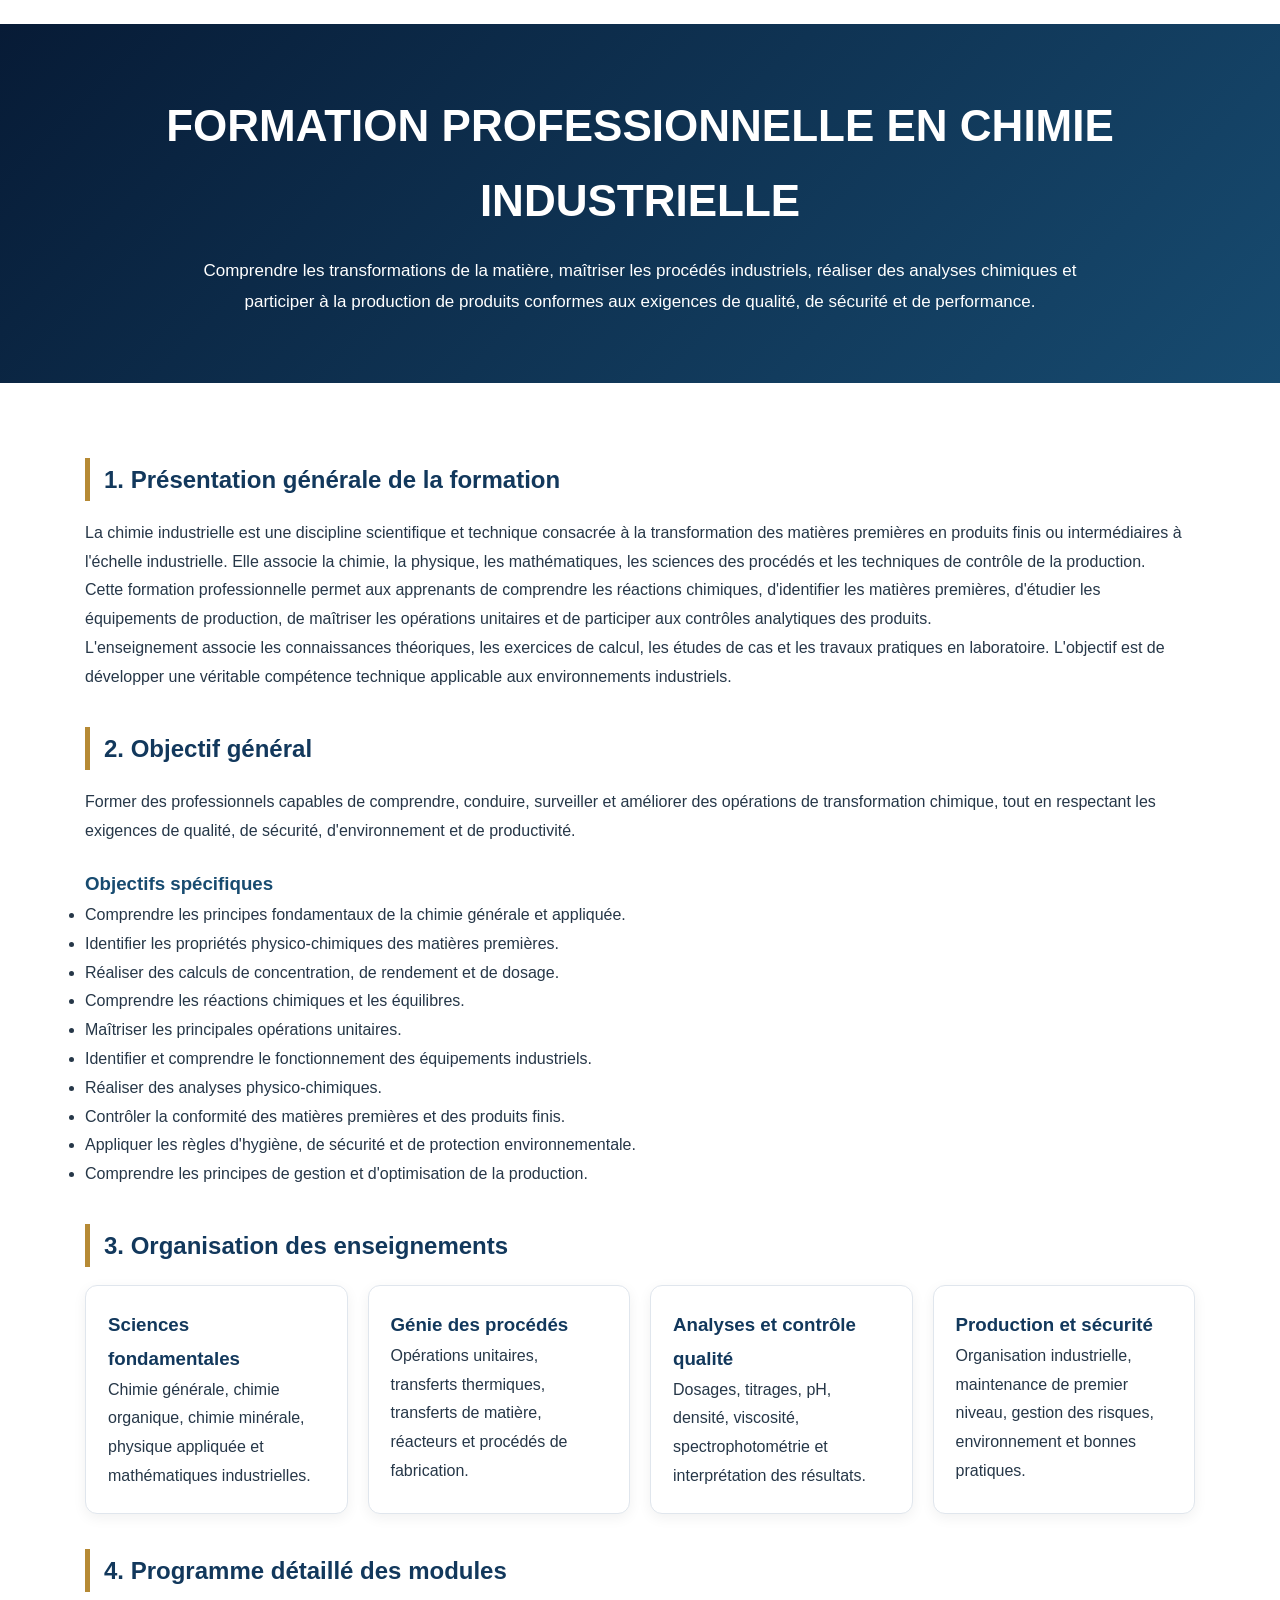
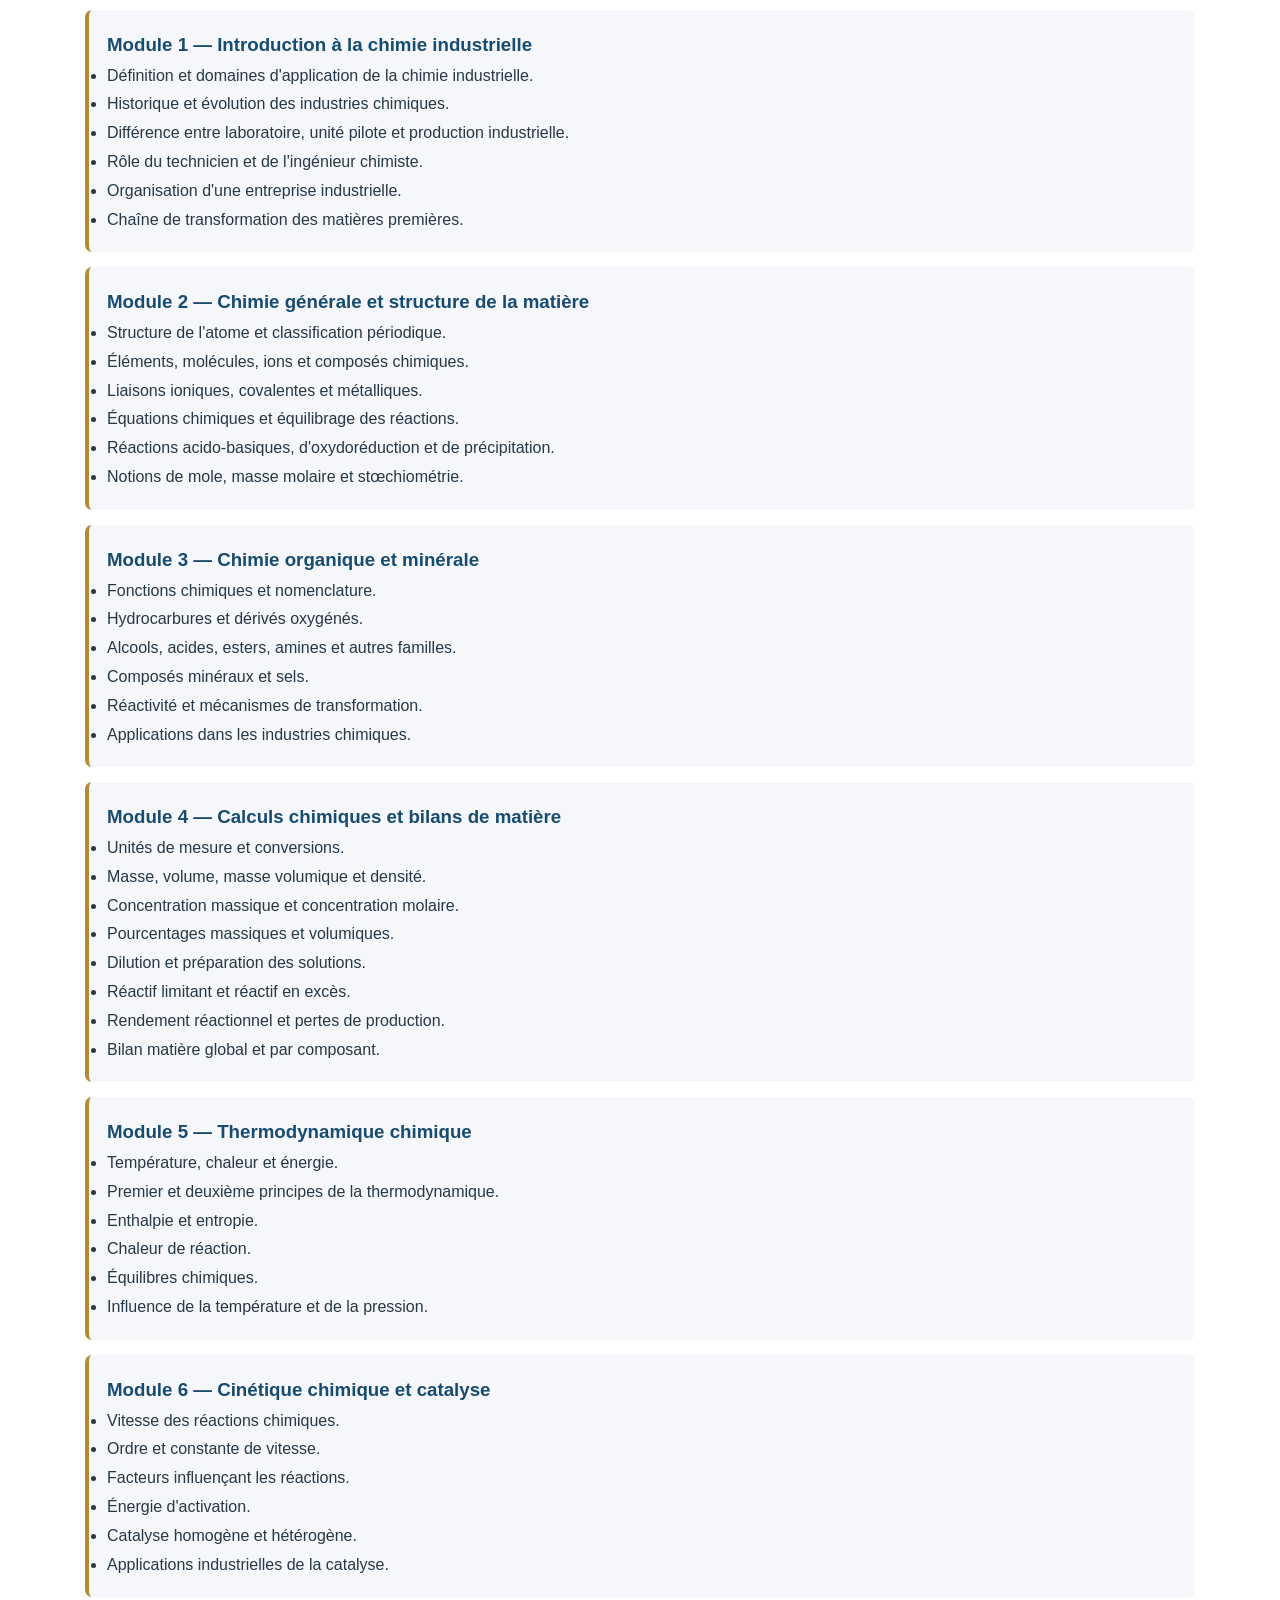
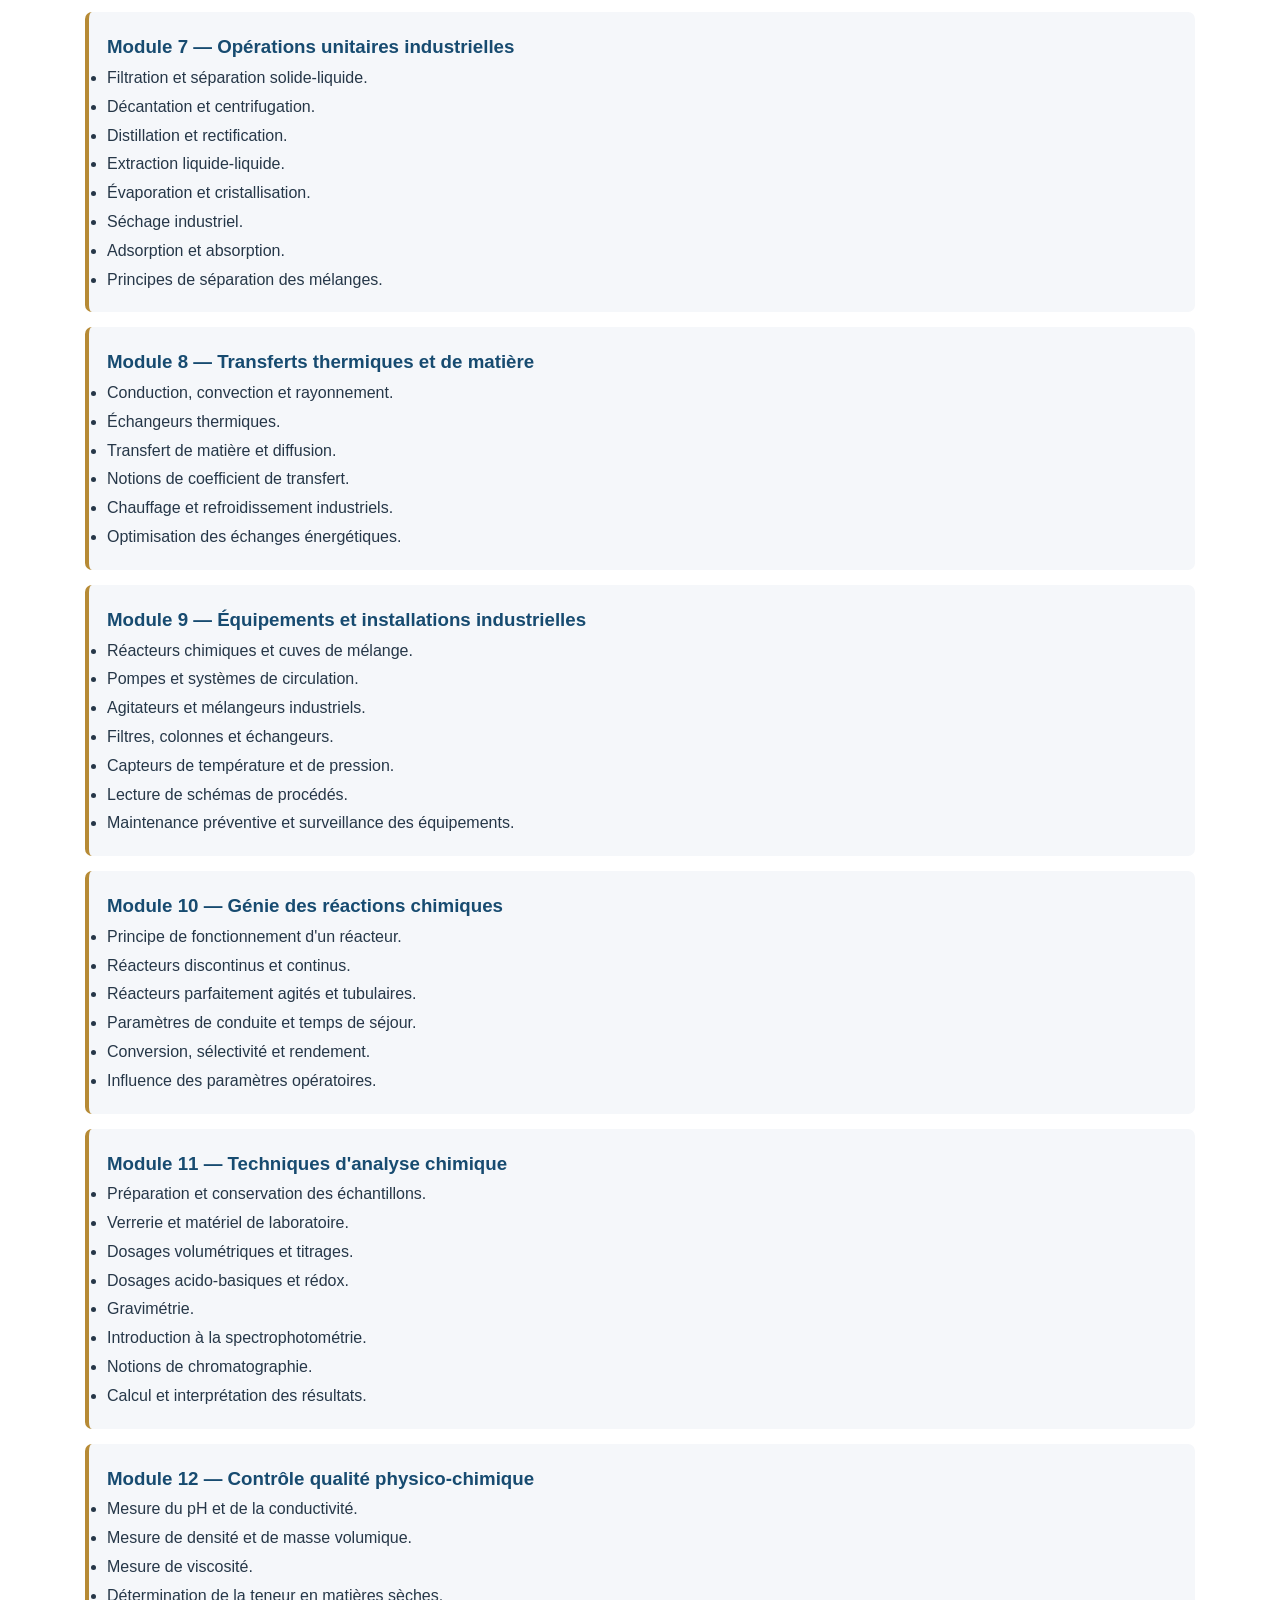
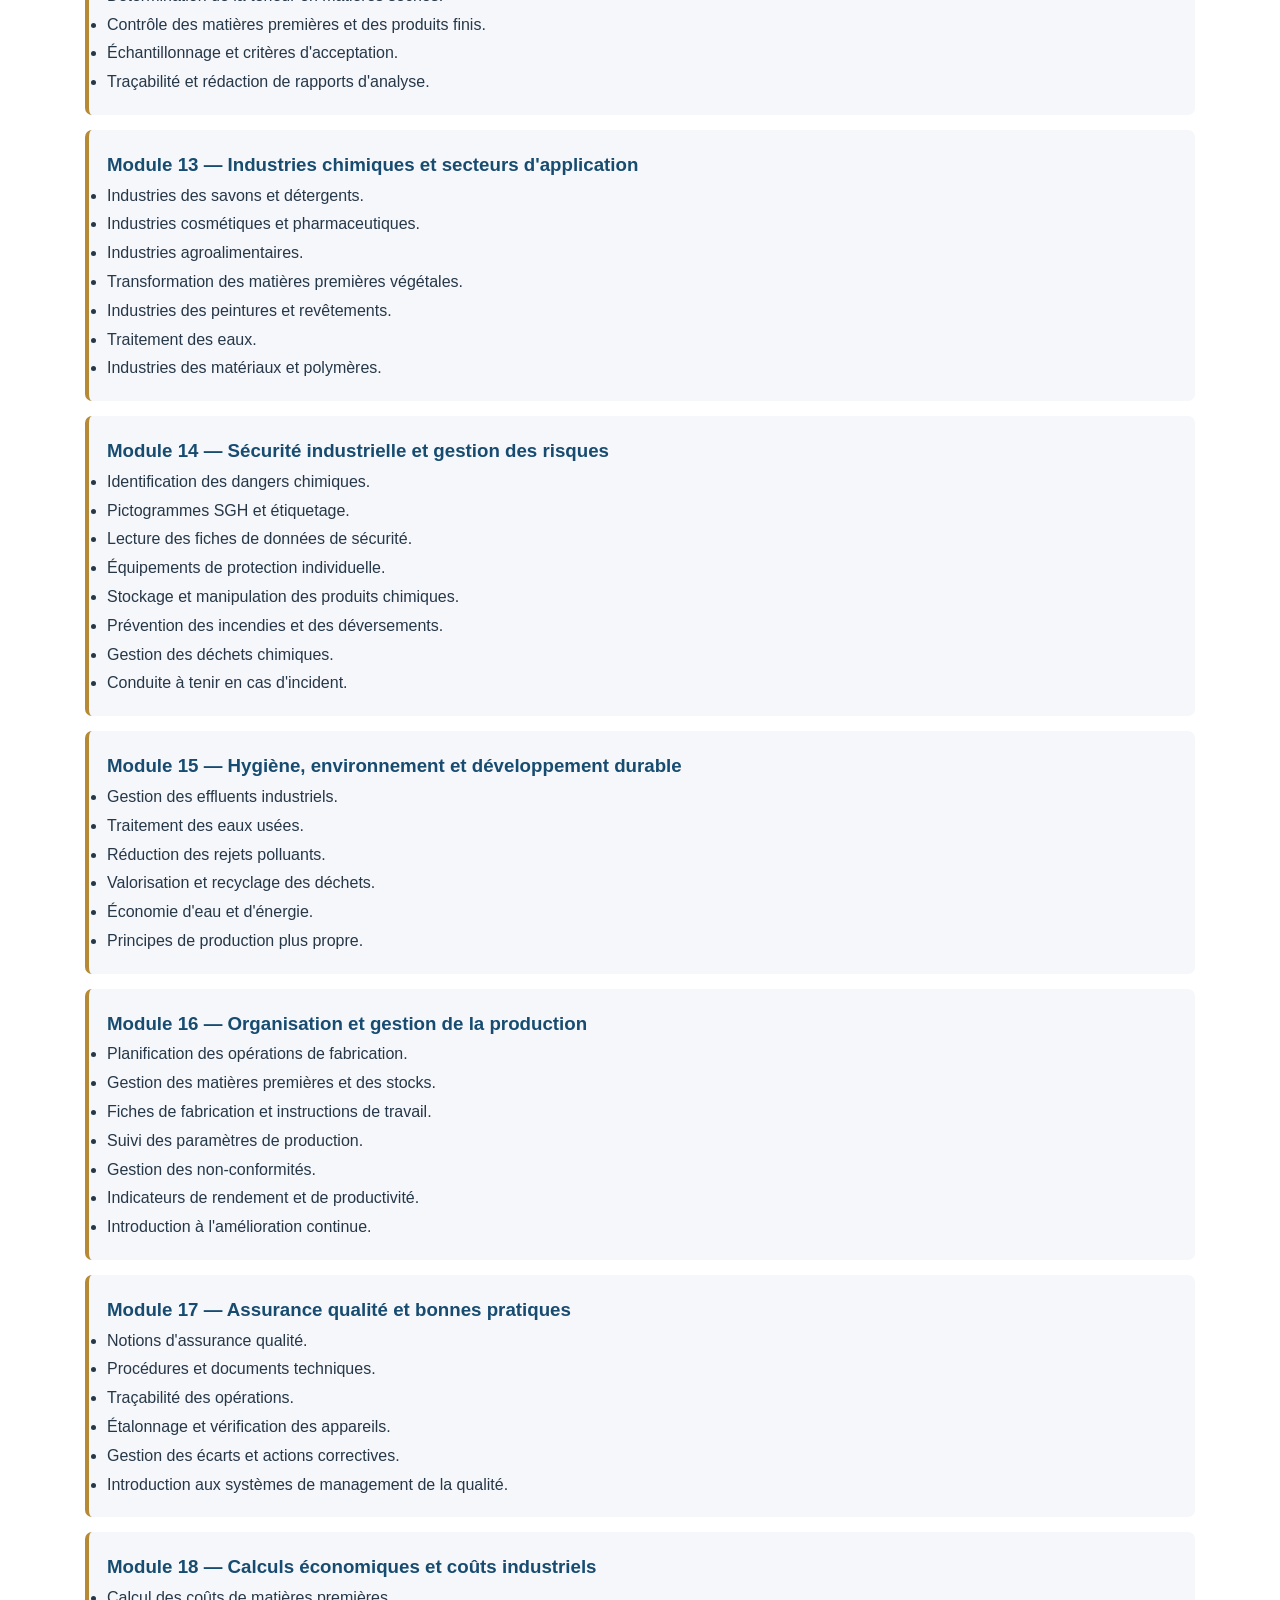
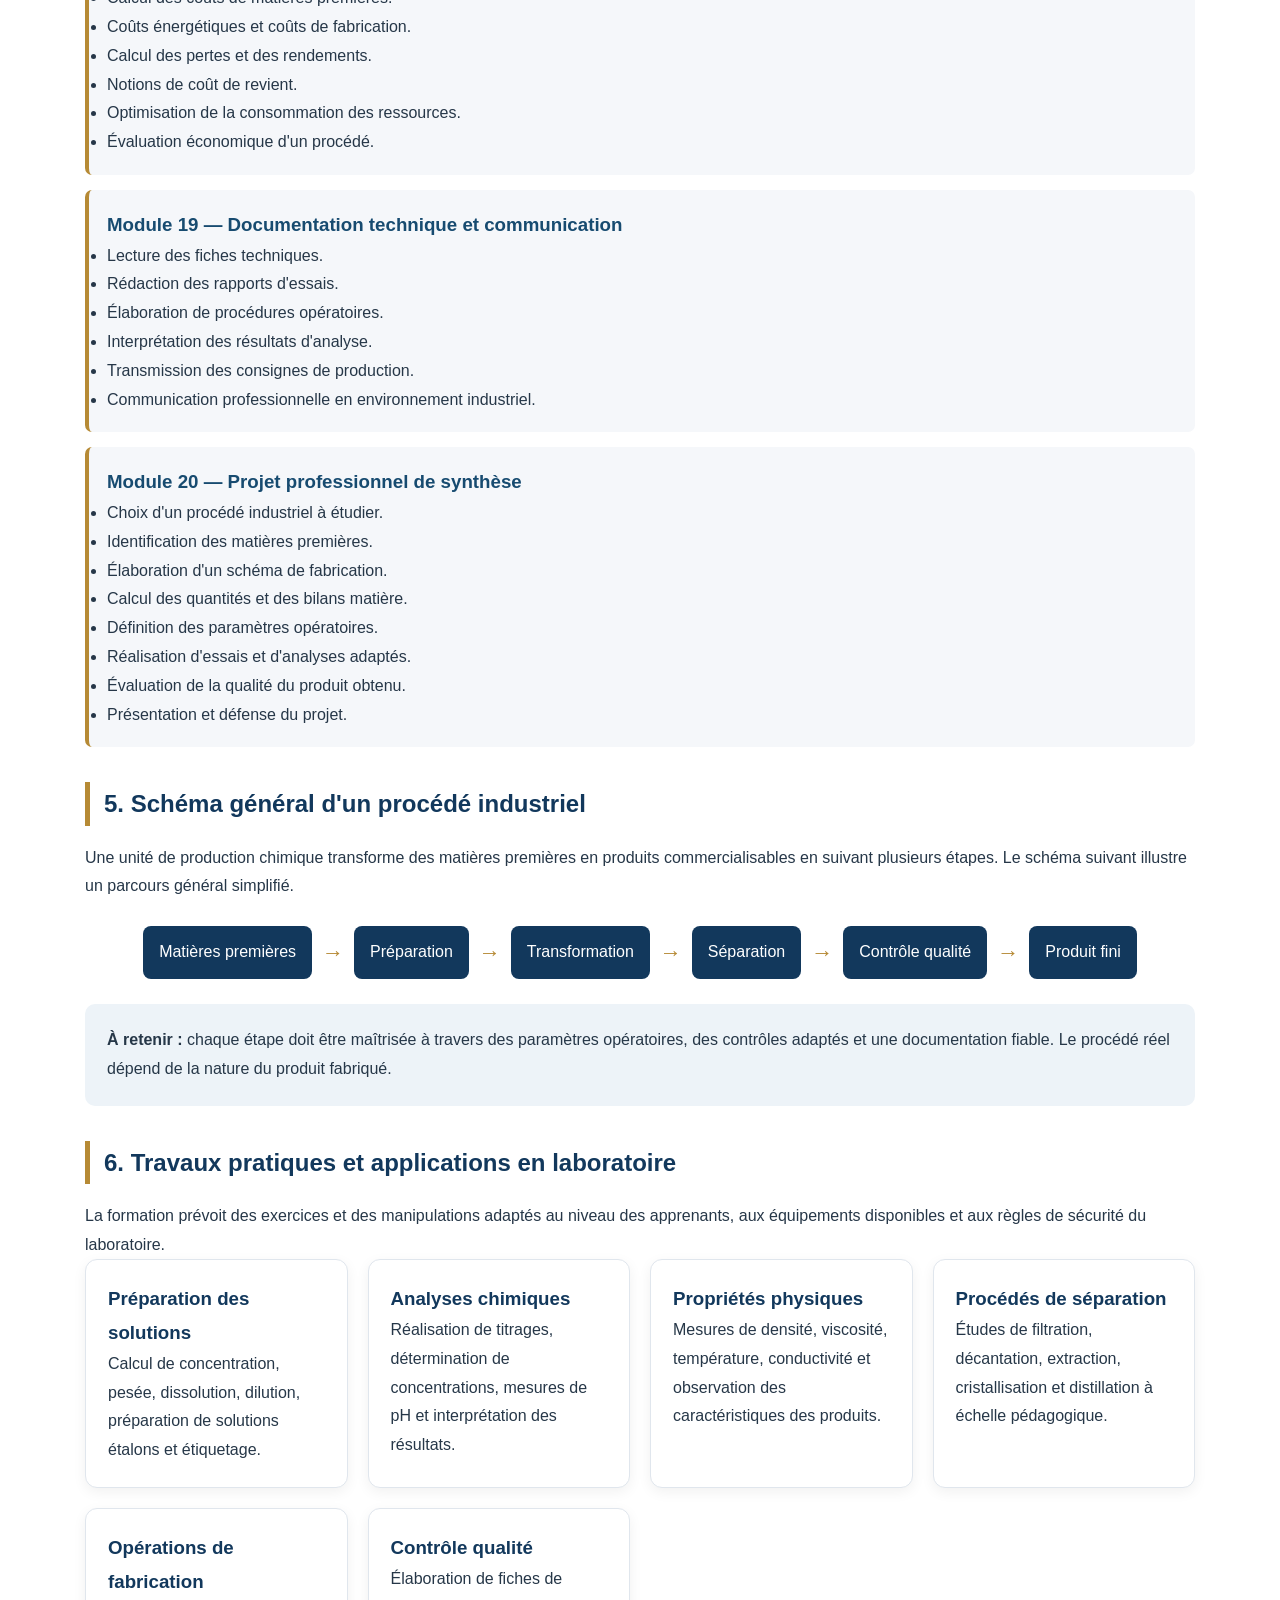
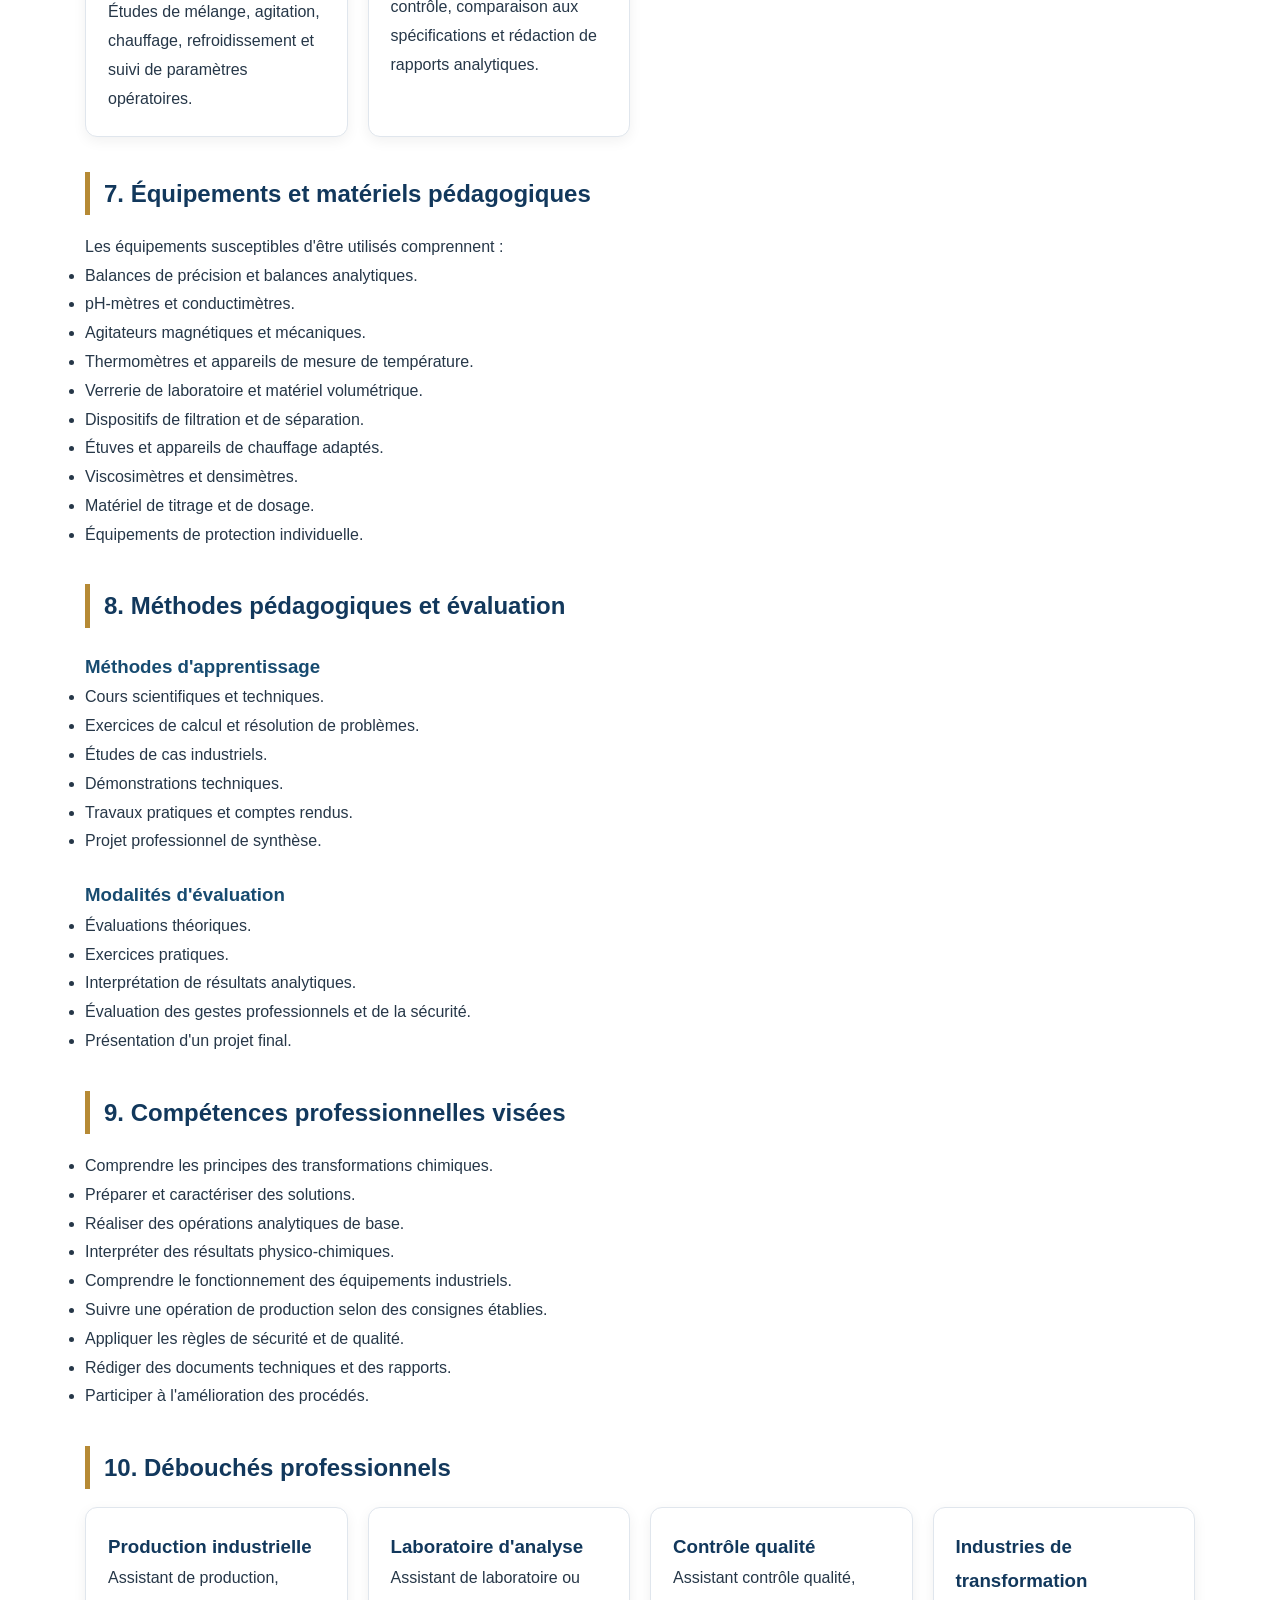
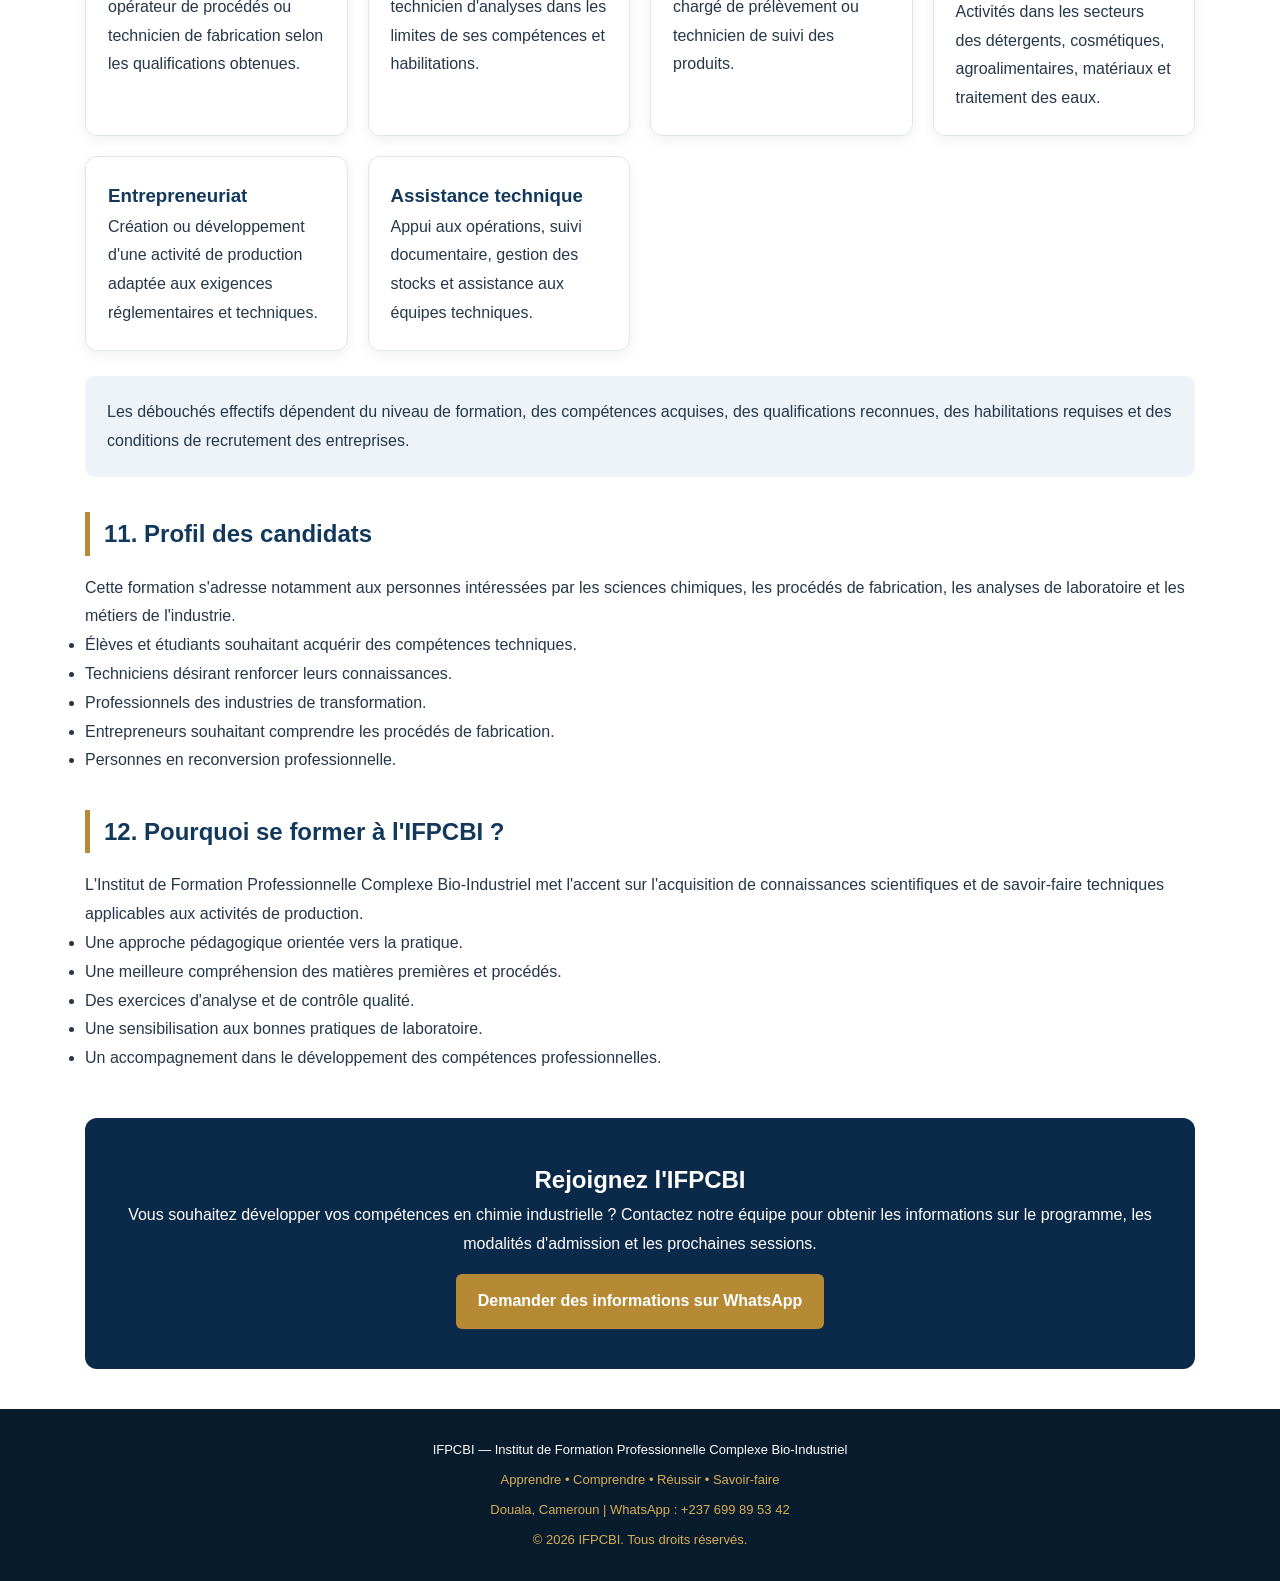
<file: chimie-industrielle.html>
<!DOCTYPE html>
<html lang="fr">

<head>
<meta charset="UTF-8">
<meta name="viewport" content="width=device-width, initial-scale=1.0">

<title>Formation en Chimie Industrielle à Douala | IFPCBI Academy</title>

<meta name="description" content="Suivez une formation professionnelle en chimie industrielle à Douala, Cameroun, avec IFPCBI Academy. Étudiez la chimie appliquée, les procédés industriels, les opérations unitaires, les analyses chimiques, la production et le contrôle qualité.">

<meta name="keywords" content="formation chimie industrielle Cameroun, formation chimie industrielle Douala, école de chimie Cameroun, procédés industriels, génie chimique, opérations unitaires, analyse physico-chimique, contrôle qualité industriel, laboratoire industriel, production industrielle, IFPCBI Academy">

<meta name="author" content="IFPCBI - Institut de Formation Professionnelle Complexe Bio-Industriel">
<meta name="robots" content="index, follow">
<meta name="language" content="fr">
<meta name="theme-color" content="#102B46">

<link rel="canonical" href="https://cbicosest-dotcom.github.io/ifpcbi-academy/chimie-industrielle.html">

<meta property="og:type" content="article">
<meta property="og:locale" content="fr_FR">
<meta property="og:site_name" content="IFPCBI Academy">
<meta property="og:title" content="Formation professionnelle en Chimie Industrielle | IFPCBI">
<meta property="og:description" content="Développez vos compétences en chimie appliquée, procédés industriels, analyses chimiques, production et contrôle qualité avec IFPCBI à Douala, Cameroun.">
<meta property="og:url" content="https://cbicosest-dotcom.github.io/ifpcbi-academy/chimie-industrielle.html">

<link rel="stylesheet" href="style.css">

<style>
.science-hero {
  background: linear-gradient(135deg,#071b36,#174b70);
  color: white;
  padding: 65px 20px;
  text-align: center;
}

.science-hero h1 {
  font-size: clamp(28px,5vw,44px);
  margin-bottom: 18px;
}

.science-hero p {
  max-width: 900px;
  margin: auto;
  line-height: 1.8;
  font-size: 17px;
}

.science-container {
  max-width: 1150px;
  margin: auto;
  padding: 40px 20px;
  line-height: 1.8;
}

.science-section {
  margin: 35px 0;
}

.science-section h2 {
  color: #12385c;
  border-left: 5px solid #b68a35;
  padding-left: 14px;
  margin-bottom: 18px;
}

.science-section h3 {
  color: #174b70;
  margin-top: 22px;
}

.science-grid {
  display: grid;
  grid-template-columns: repeat(auto-fit,minmax(240px,1fr));
  gap: 20px;
}

.science-card {
  background: #fff;
  border: 1px solid #e0e6ed;
  border-radius: 12px;
  padding: 22px;
  box-shadow: 0 4px 14px rgba(0,0,0,.06);
}

.science-card h3 {
  margin-top: 0;
  color: #12385c;
}

.module {
  background: #f5f7fa;
  border-left: 4px solid #b68a35;
  border-radius: 7px;
  padding: 18px;
  margin: 15px 0;
}

.module h3 {
  margin-top: 0;
}

.science-note {
  background: #edf3f8;
  border-radius: 10px;
  padding: 22px;
  margin: 25px 0;
}

.science-contact {
  background: #0b2948;
  color: white;
  text-align: center;
  padding: 40px 20px;
  border-radius: 12px;
  margin-top: 45px;
}

.science-contact a {
  display: inline-block;
  background: #b68a35;
  color: white;
  text-decoration: none;
  padding: 13px 22px;
  border-radius: 6px;
  margin-top: 15px;
  font-weight: bold;
}

.process {
  display: flex;
  flex-wrap: wrap;
  gap: 10px;
  align-items: center;
  justify-content: center;
  margin: 25px 0;
}

.process span {
  background: #12385c;
  color: white;
  padding: 12px 16px;
  border-radius: 8px;
  text-align: center;
}

.process b {
  color: #b68a35;
  font-size: 22px;
}

@media(max-width:600px) {
  .science-container {
    padding: 28px 15px;
  }
}
</style>

</head>

<body>

<header>
  <nav>
    <a href="index.html">Accueil</a>
    <a href="formations.html">Formations</a>
    <a href="cosmetique.html">Cosmétique</a>
    <a href="dermocosmetique.html">Dermocosmétique</a>
    <a href="cosmetique-capillaire.html">Cosmétique capillaire</a>
    <a href="chimie-industrielle.html">Chimie industrielle</a>
  </nav>
</header>

<section class="science-hero">
  <h1>FORMATION PROFESSIONNELLE EN CHIMIE INDUSTRIELLE</h1>
  <p>
    Comprendre les transformations de la matière, maîtriser les procédés
    industriels, réaliser des analyses chimiques et participer à la production
    de produits conformes aux exigences de qualité, de sécurité et de performance.
  </p>
</section>

<main class="science-container">

  <section class="science-section">
    <h2>1. Présentation générale de la formation</h2>

    <p>
      La chimie industrielle est une discipline scientifique et technique
      consacrée à la transformation des matières premières en produits
      finis ou intermédiaires à l'échelle industrielle. Elle associe
      la chimie, la physique, les mathématiques, les sciences des procédés
      et les techniques de contrôle de la production.
    </p>

    <p>
      Cette formation professionnelle permet aux apprenants de comprendre
      les réactions chimiques, d'identifier les matières premières,
      d'étudier les équipements de production, de maîtriser les opérations
      unitaires et de participer aux contrôles analytiques des produits.
    </p>

    <p>
      L'enseignement associe les connaissances théoriques, les exercices
      de calcul, les études de cas et les travaux pratiques en laboratoire.
      L'objectif est de développer une véritable compétence technique
      applicable aux environnements industriels.
    </p>
  </section>

  <section class="science-section">
    <h2>2. Objectif général</h2>
    <p>
      Former des professionnels capables de comprendre, conduire,
      surveiller et améliorer des opérations de transformation chimique,
      tout en respectant les exigences de qualité, de sécurité,
      d'environnement et de productivité.
    </p>

    <h3>Objectifs spécifiques</h3>
    <ul>
      <li>Comprendre les principes fondamentaux de la chimie générale et appliquée.</li>
      <li>Identifier les propriétés physico-chimiques des matières premières.</li>
      <li>Réaliser des calculs de concentration, de rendement et de dosage.</li>
      <li>Comprendre les réactions chimiques et les équilibres.</li>
      <li>Maîtriser les principales opérations unitaires.</li>
      <li>Identifier et comprendre le fonctionnement des équipements industriels.</li>
      <li>Réaliser des analyses physico-chimiques.</li>
      <li>Contrôler la conformité des matières premières et des produits finis.</li>
      <li>Appliquer les règles d'hygiène, de sécurité et de protection environnementale.</li>
      <li>Comprendre les principes de gestion et d'optimisation de la production.</li>
    </ul>
  </section>

  <section class="science-section">
    <h2>3. Organisation des enseignements</h2>

    <div class="science-grid">
      <article class="science-card">
        <h3>Sciences fondamentales</h3>
        <p>
          Chimie générale, chimie organique, chimie minérale,
          physique appliquée et mathématiques industrielles.
        </p>
      </article>

      <article class="science-card">
        <h3>Génie des procédés</h3>
        <p>
          Opérations unitaires, transferts thermiques,
          transferts de matière, réacteurs et procédés de fabrication.
        </p>
      </article>

      <article class="science-card">
        <h3>Analyses et contrôle qualité</h3>
        <p>
          Dosages, titrages, pH, densité, viscosité,
          spectrophotométrie et interprétation des résultats.
        </p>
      </article>

      <article class="science-card">
        <h3>Production et sécurité</h3>
        <p>
          Organisation industrielle, maintenance de premier niveau,
          gestion des risques, environnement et bonnes pratiques.
        </p>
      </article>
    </div>
  </section>

  <section class="science-section">
    <h2>4. Programme détaillé des modules</h2>

    <div class="module">
      <h3>Module 1 — Introduction à la chimie industrielle</h3>
      <ul>
        <li>Définition et domaines d'application de la chimie industrielle.</li>
        <li>Historique et évolution des industries chimiques.</li>
        <li>Différence entre laboratoire, unité pilote et production industrielle.</li>
        <li>Rôle du technicien et de l'ingénieur chimiste.</li>
        <li>Organisation d'une entreprise industrielle.</li>
        <li>Chaîne de transformation des matières premières.</li>
      </ul>
    </div>

    <div class="module">
      <h3>Module 2 — Chimie générale et structure de la matière</h3>
      <ul>
        <li>Structure de l'atome et classification périodique.</li>
        <li>Éléments, molécules, ions et composés chimiques.</li>
        <li>Liaisons ioniques, covalentes et métalliques.</li>
        <li>Équations chimiques et équilibrage des réactions.</li>
        <li>Réactions acido-basiques, d'oxydoréduction et de précipitation.</li>
        <li>Notions de mole, masse molaire et stœchiométrie.</li>
      </ul>
    </div>

    <div class="module">
      <h3>Module 3 — Chimie organique et minérale</h3>
      <ul>
        <li>Fonctions chimiques et nomenclature.</li>
        <li>Hydrocarbures et dérivés oxygénés.</li>
        <li>Alcools, acides, esters, amines et autres familles.</li>
        <li>Composés minéraux et sels.</li>
        <li>Réactivité et mécanismes de transformation.</li>
        <li>Applications dans les industries chimiques.</li>
      </ul>
    </div>

    <div class="module">
      <h3>Module 4 — Calculs chimiques et bilans de matière</h3>
      <ul>
        <li>Unités de mesure et conversions.</li>
        <li>Masse, volume, masse volumique et densité.</li>
        <li>Concentration massique et concentration molaire.</li>
        <li>Pourcentages massiques et volumiques.</li>
        <li>Dilution et préparation des solutions.</li>
        <li>Réactif limitant et réactif en excès.</li>
        <li>Rendement réactionnel et pertes de production.</li>
        <li>Bilan matière global et par composant.</li>
      </ul>
    </div>

    <div class="module">
      <h3>Module 5 — Thermodynamique chimique</h3>
      <ul>
        <li>Température, chaleur et énergie.</li>
        <li>Premier et deuxième principes de la thermodynamique.</li>
        <li>Enthalpie et entropie.</li>
        <li>Chaleur de réaction.</li>
        <li>Équilibres chimiques.</li>
        <li>Influence de la température et de la pression.</li>
      </ul>
    </div>

    <div class="module">
      <h3>Module 6 — Cinétique chimique et catalyse</h3>
      <ul>
        <li>Vitesse des réactions chimiques.</li>
        <li>Ordre et constante de vitesse.</li>
        <li>Facteurs influençant les réactions.</li>
        <li>Énergie d'activation.</li>
        <li>Catalyse homogène et hétérogène.</li>
        <li>Applications industrielles de la catalyse.</li>
      </ul>
    </div>

    <div class="module">
      <h3>Module 7 — Opérations unitaires industrielles</h3>
      <ul>
        <li>Filtration et séparation solide-liquide.</li>
        <li>Décantation et centrifugation.</li>
        <li>Distillation et rectification.</li>
        <li>Extraction liquide-liquide.</li>
        <li>Évaporation et cristallisation.</li>
        <li>Séchage industriel.</li>
        <li>Adsorption et absorption.</li>
        <li>Principes de séparation des mélanges.</li>
      </ul>
    </div>

    <div class="module">
      <h3>Module 8 — Transferts thermiques et de matière</h3>
      <ul>
        <li>Conduction, convection et rayonnement.</li>
        <li>Échangeurs thermiques.</li>
        <li>Transfert de matière et diffusion.</li>
        <li>Notions de coefficient de transfert.</li>
        <li>Chauffage et refroidissement industriels.</li>
        <li>Optimisation des échanges énergétiques.</li>
      </ul>
    </div>

    <div class="module">
      <h3>Module 9 — Équipements et installations industrielles</h3>
      <ul>
        <li>Réacteurs chimiques et cuves de mélange.</li>
        <li>Pompes et systèmes de circulation.</li>
        <li>Agitateurs et mélangeurs industriels.</li>
        <li>Filtres, colonnes et échangeurs.</li>
        <li>Capteurs de température et de pression.</li>
        <li>Lecture de schémas de procédés.</li>
        <li>Maintenance préventive et surveillance des équipements.</li>
      </ul>
    </div>

    <div class="module">
      <h3>Module 10 — Génie des réactions chimiques</h3>
      <ul>
        <li>Principe de fonctionnement d'un réacteur.</li>
        <li>Réacteurs discontinus et continus.</li>
        <li>Réacteurs parfaitement agités et tubulaires.</li>
        <li>Paramètres de conduite et temps de séjour.</li>
        <li>Conversion, sélectivité et rendement.</li>
        <li>Influence des paramètres opératoires.</li>
      </ul>
    </div>

    <div class="module">
      <h3>Module 11 — Techniques d'analyse chimique</h3>
      <ul>
        <li>Préparation et conservation des échantillons.</li>
        <li>Verrerie et matériel de laboratoire.</li>
        <li>Dosages volumétriques et titrages.</li>
        <li>Dosages acido-basiques et rédox.</li>
        <li>Gravimétrie.</li>
        <li>Introduction à la spectrophotométrie.</li>
        <li>Notions de chromatographie.</li>
        <li>Calcul et interprétation des résultats.</li>
      </ul>
    </div>

    <div class="module">
      <h3>Module 12 — Contrôle qualité physico-chimique</h3>
      <ul>
        <li>Mesure du pH et de la conductivité.</li>
        <li>Mesure de densité et de masse volumique.</li>
        <li>Mesure de viscosité.</li>
        <li>Détermination de la teneur en matières sèches.</li>
        <li>Contrôle des matières premières et des produits finis.</li>
        <li>Échantillonnage et critères d'acceptation.</li>
        <li>Traçabilité et rédaction de rapports d'analyse.</li>
      </ul>
    </div>

    <div class="module">
      <h3>Module 13 — Industries chimiques et secteurs d'application</h3>
      <ul>
        <li>Industries des savons et détergents.</li>
        <li>Industries cosmétiques et pharmaceutiques.</li>
        <li>Industries agroalimentaires.</li>
        <li>Transformation des matières premières végétales.</li>
        <li>Industries des peintures et revêtements.</li>
        <li>Traitement des eaux.</li>
        <li>Industries des matériaux et polymères.</li>
      </ul>
    </div>

    <div class="module">
      <h3>Module 14 — Sécurité industrielle et gestion des risques</h3>
      <ul>
        <li>Identification des dangers chimiques.</li>
        <li>Pictogrammes SGH et étiquetage.</li>
        <li>Lecture des fiches de données de sécurité.</li>
        <li>Équipements de protection individuelle.</li>
        <li>Stockage et manipulation des produits chimiques.</li>
        <li>Prévention des incendies et des déversements.</li>
        <li>Gestion des déchets chimiques.</li>
        <li>Conduite à tenir en cas d'incident.</li>
      </ul>
    </div>

    <div class="module">
      <h3>Module 15 — Hygiène, environnement et développement durable</h3>
      <ul>
        <li>Gestion des effluents industriels.</li>
        <li>Traitement des eaux usées.</li>
        <li>Réduction des rejets polluants.</li>
        <li>Valorisation et recyclage des déchets.</li>
        <li>Économie d'eau et d'énergie.</li>
        <li>Principes de production plus propre.</li>
      </ul>
    </div>

    <div class="module">
      <h3>Module 16 — Organisation et gestion de la production</h3>
      <ul>
        <li>Planification des opérations de fabrication.</li>
        <li>Gestion des matières premières et des stocks.</li>
        <li>Fiches de fabrication et instructions de travail.</li>
        <li>Suivi des paramètres de production.</li>
        <li>Gestion des non-conformités.</li>
        <li>Indicateurs de rendement et de productivité.</li>
        <li>Introduction à l'amélioration continue.</li>
      </ul>
    </div>

    <div class="module">
      <h3>Module 17 — Assurance qualité et bonnes pratiques</h3>
      <ul>
        <li>Notions d'assurance qualité.</li>
        <li>Procédures et documents techniques.</li>
        <li>Traçabilité des opérations.</li>
        <li>Étalonnage et vérification des appareils.</li>
        <li>Gestion des écarts et actions correctives.</li>
        <li>Introduction aux systèmes de management de la qualité.</li>
      </ul>
    </div>

    <div class="module">
      <h3>Module 18 — Calculs économiques et coûts industriels</h3>
      <ul>
        <li>Calcul des coûts de matières premières.</li>
        <li>Coûts énergétiques et coûts de fabrication.</li>
        <li>Calcul des pertes et des rendements.</li>
        <li>Notions de coût de revient.</li>
        <li>Optimisation de la consommation des ressources.</li>
        <li>Évaluation économique d'un procédé.</li>
      </ul>
    </div>

    <div class="module">
      <h3>Module 19 — Documentation technique et communication</h3>
      <ul>
        <li>Lecture des fiches techniques.</li>
        <li>Rédaction des rapports d'essais.</li>
        <li>Élaboration de procédures opératoires.</li>
        <li>Interprétation des résultats d'analyse.</li>
        <li>Transmission des consignes de production.</li>
        <li>Communication professionnelle en environnement industriel.</li>
      </ul>
    </div>

    <div class="module">
      <h3>Module 20 — Projet professionnel de synthèse</h3>
      <ul>
        <li>Choix d'un procédé industriel à étudier.</li>
        <li>Identification des matières premières.</li>
        <li>Élaboration d'un schéma de fabrication.</li>
        <li>Calcul des quantités et des bilans matière.</li>
        <li>Définition des paramètres opératoires.</li>
        <li>Réalisation d'essais et d'analyses adaptés.</li>
        <li>Évaluation de la qualité du produit obtenu.</li>
        <li>Présentation et défense du projet.</li>
      </ul>
    </div>
  </section>

  <section class="science-section">
    <h2>5. Schéma général d'un procédé industriel</h2>

    <p>
      Une unité de production chimique transforme des matières premières
      en produits commercialisables en suivant plusieurs étapes.
      Le schéma suivant illustre un parcours général simplifié.
    </p>

    <div class="process">
      <span>Matières premières</span>
      <b>→</b>
      <span>Préparation</span>
      <b>→</b>
      <span>Transformation</span>
      <b>→</b>
      <span>Séparation</span>
      <b>→</b>
      <span>Contrôle qualité</span>
      <b>→</b>
      <span>Produit fini</span>
    </div>

    <div class="science-note">
      <strong>À retenir :</strong>
      chaque étape doit être maîtrisée à travers des paramètres
      opératoires, des contrôles adaptés et une documentation fiable.
      Le procédé réel dépend de la nature du produit fabriqué.
    </div>
  </section>

  <section class="science-section">
    <h2>6. Travaux pratiques et applications en laboratoire</h2>

    <p>
      La formation prévoit des exercices et des manipulations adaptés
      au niveau des apprenants, aux équipements disponibles et aux
      règles de sécurité du laboratoire.
    </p>

    <div class="science-grid">
      <article class="science-card">
        <h3>Préparation des solutions</h3>
        <p>
          Calcul de concentration, pesée, dissolution, dilution,
          préparation de solutions étalons et étiquetage.
        </p>
      </article>

      <article class="science-card">
        <h3>Analyses chimiques</h3>
        <p>
          Réalisation de titrages, détermination de concentrations,
          mesures de pH et interprétation des résultats.
        </p>
      </article>

      <article class="science-card">
        <h3>Propriétés physiques</h3>
        <p>
          Mesures de densité, viscosité, température,
          conductivité et observation des caractéristiques des produits.
        </p>
      </article>

      <article class="science-card">
        <h3>Procédés de séparation</h3>
        <p>
          Études de filtration, décantation, extraction,
          cristallisation et distillation à échelle pédagogique.
        </p>
      </article>

      <article class="science-card">
        <h3>Opérations de fabrication</h3>
        <p>
          Études de mélange, agitation, chauffage,
          refroidissement et suivi de paramètres opératoires.
        </p>
      </article>

      <article class="science-card">
        <h3>Contrôle qualité</h3>
        <p>
          Élaboration de fiches de contrôle, comparaison aux spécifications
          et rédaction de rapports analytiques.
        </p>
      </article>
    </div>
  </section>

  <section class="science-section">
    <h2>7. Équipements et matériels pédagogiques</h2>

    <p>Les équipements susceptibles d'être utilisés comprennent :</p>

    <ul>
      <li>Balances de précision et balances analytiques.</li>
      <li>pH-mètres et conductimètres.</li>
      <li>Agitateurs magnétiques et mécaniques.</li>
      <li>Thermomètres et appareils de mesure de température.</li>
      <li>Verrerie de laboratoire et matériel volumétrique.</li>
      <li>Dispositifs de filtration et de séparation.</li>
      <li>Étuves et appareils de chauffage adaptés.</li>
      <li>Viscosimètres et densimètres.</li>
      <li>Matériel de titrage et de dosage.</li>
      <li>Équipements de protection individuelle.</li>
    </ul>
  </section>

  <section class="science-section">
    <h2>8. Méthodes pédagogiques et évaluation</h2>

    <h3>Méthodes d'apprentissage</h3>
    <ul>
      <li>Cours scientifiques et techniques.</li>
      <li>Exercices de calcul et résolution de problèmes.</li>
      <li>Études de cas industriels.</li>
      <li>Démonstrations techniques.</li>
      <li>Travaux pratiques et comptes rendus.</li>
      <li>Projet professionnel de synthèse.</li>
    </ul>

    <h3>Modalités d'évaluation</h3>
    <ul>
      <li>Évaluations théoriques.</li>
      <li>Exercices pratiques.</li>
      <li>Interprétation de résultats analytiques.</li>
      <li>Évaluation des gestes professionnels et de la sécurité.</li>
      <li>Présentation d'un projet final.</li>
    </ul>
  </section>

  <section class="science-section">
    <h2>9. Compétences professionnelles visées</h2>
    <ul>
      <li>Comprendre les principes des transformations chimiques.</li>
      <li>Préparer et caractériser des solutions.</li>
      <li>Réaliser des opérations analytiques de base.</li>
      <li>Interpréter des résultats physico-chimiques.</li>
      <li>Comprendre le fonctionnement des équipements industriels.</li>
      <li>Suivre une opération de production selon des consignes établies.</li>
      <li>Appliquer les règles de sécurité et de qualité.</li>
      <li>Rédiger des documents techniques et des rapports.</li>
      <li>Participer à l'amélioration des procédés.</li>
    </ul>
  </section>

  <section class="science-section">
    <h2>10. Débouchés professionnels</h2>

    <div class="science-grid">
      <article class="science-card">
        <h3>Production industrielle</h3>
        <p>Assistant de production, opérateur de procédés ou technicien de fabrication selon les qualifications obtenues.</p>
      </article>

      <article class="science-card">
        <h3>Laboratoire d'analyse</h3>
        <p>Assistant de laboratoire ou technicien d'analyses dans les limites de ses compétences et habilitations.</p>
      </article>

      <article class="science-card">
        <h3>Contrôle qualité</h3>
        <p>Assistant contrôle qualité, chargé de prélèvement ou technicien de suivi des produits.</p>
      </article>

      <article class="science-card">
        <h3>Industries de transformation</h3>
        <p>Activités dans les secteurs des détergents, cosmétiques, agroalimentaires, matériaux et traitement des eaux.</p>
      </article>

      <article class="science-card">
        <h3>Entrepreneuriat</h3>
        <p>Création ou développement d'une activité de production adaptée aux exigences réglementaires et techniques.</p>
      </article>

      <article class="science-card">
        <h3>Assistance technique</h3>
        <p>Appui aux opérations, suivi documentaire, gestion des stocks et assistance aux équipes techniques.</p>
      </article>
    </div>

    <div class="science-note">
      Les débouchés effectifs dépendent du niveau de formation, des
      compétences acquises, des qualifications reconnues, des habilitations
      requises et des conditions de recrutement des entreprises.
    </div>
  </section>

  <section class="science-section">
    <h2>11. Profil des candidats</h2>
    <p>
      Cette formation s'adresse notamment aux personnes intéressées par
      les sciences chimiques, les procédés de fabrication, les analyses
      de laboratoire et les métiers de l'industrie.
    </p>
    <ul>
      <li>Élèves et étudiants souhaitant acquérir des compétences techniques.</li>
      <li>Techniciens désirant renforcer leurs connaissances.</li>
      <li>Professionnels des industries de transformation.</li>
      <li>Entrepreneurs souhaitant comprendre les procédés de fabrication.</li>
      <li>Personnes en reconversion professionnelle.</li>
    </ul>
  </section>

  <section class="science-section">
    <h2>12. Pourquoi se former à l'IFPCBI ?</h2>
    <p>
      L'Institut de Formation Professionnelle Complexe Bio-Industriel
      met l'accent sur l'acquisition de connaissances scientifiques
      et de savoir-faire techniques applicables aux activités de production.
    </p>

    <ul>
      <li>Une approche pédagogique orientée vers la pratique.</li>
      <li>Une meilleure compréhension des matières premières et procédés.</li>
      <li>Des exercices d'analyse et de contrôle qualité.</li>
      <li>Une sensibilisation aux bonnes pratiques de laboratoire.</li>
      <li>Un accompagnement dans le développement des compétences professionnelles.</li>
    </ul>
  </section>

  <section class="science-contact">
    <h2>Rejoignez l'IFPCBI</h2>
    <p>
      Vous souhaitez développer vos compétences en chimie industrielle ?
      Contactez notre équipe pour obtenir les informations sur le programme,
      les modalités d'admission et les prochaines sessions.
    </p>

    <a href="https://wa.me/237699895342" target="_blank" rel="noopener">
      Demander des informations sur WhatsApp
    </a>
  </section>

</main>

<footer>
  <p>IFPCBI — Institut de Formation Professionnelle Complexe Bio-Industriel</p>
  <p>Apprendre • Comprendre • Réussir • Savoir-faire</p>
  <p>Douala, Cameroun | WhatsApp : +237 699 89 53 42</p>
  <p>© <span id="annee"></span> IFPCBI. Tous droits réservés.</p>
</footer>

<script>
  document.getElementById("annee").textContent = new Date().getFullYear();
</script>

</body>
</html>
</file>
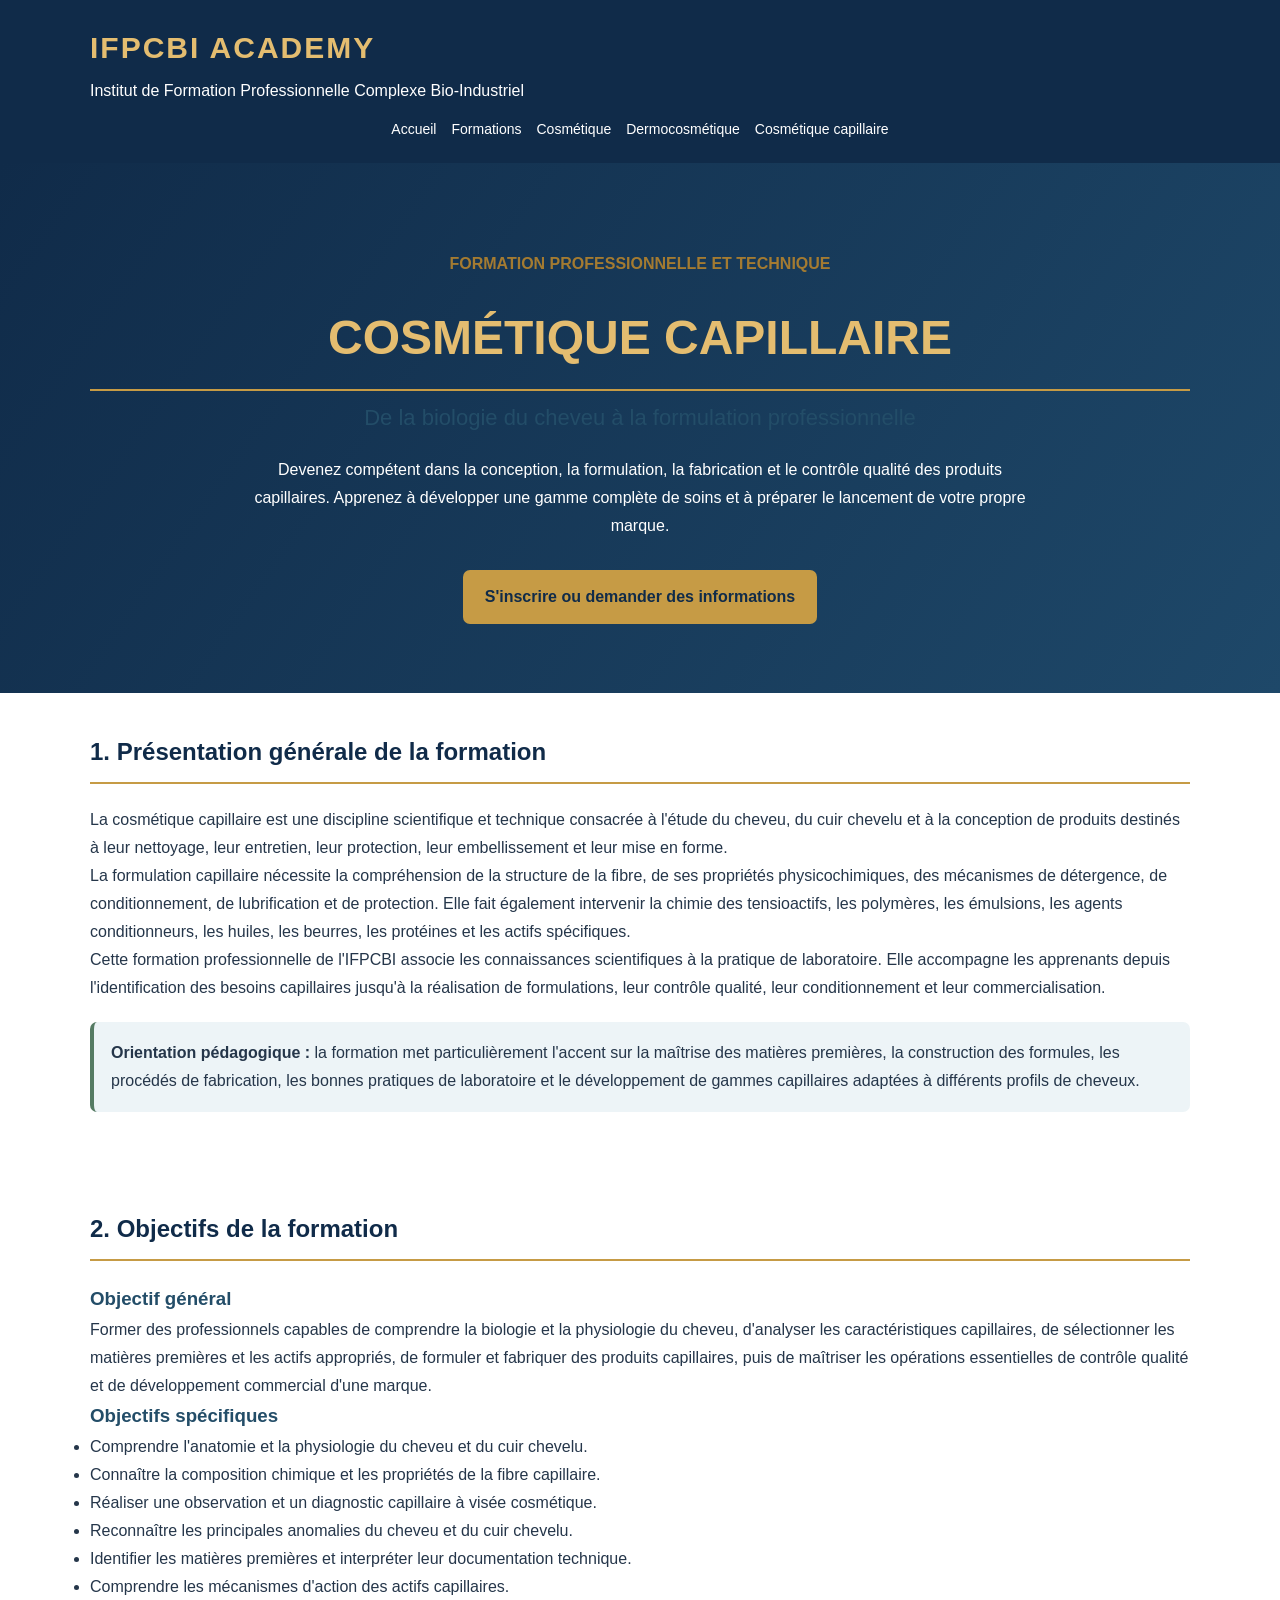
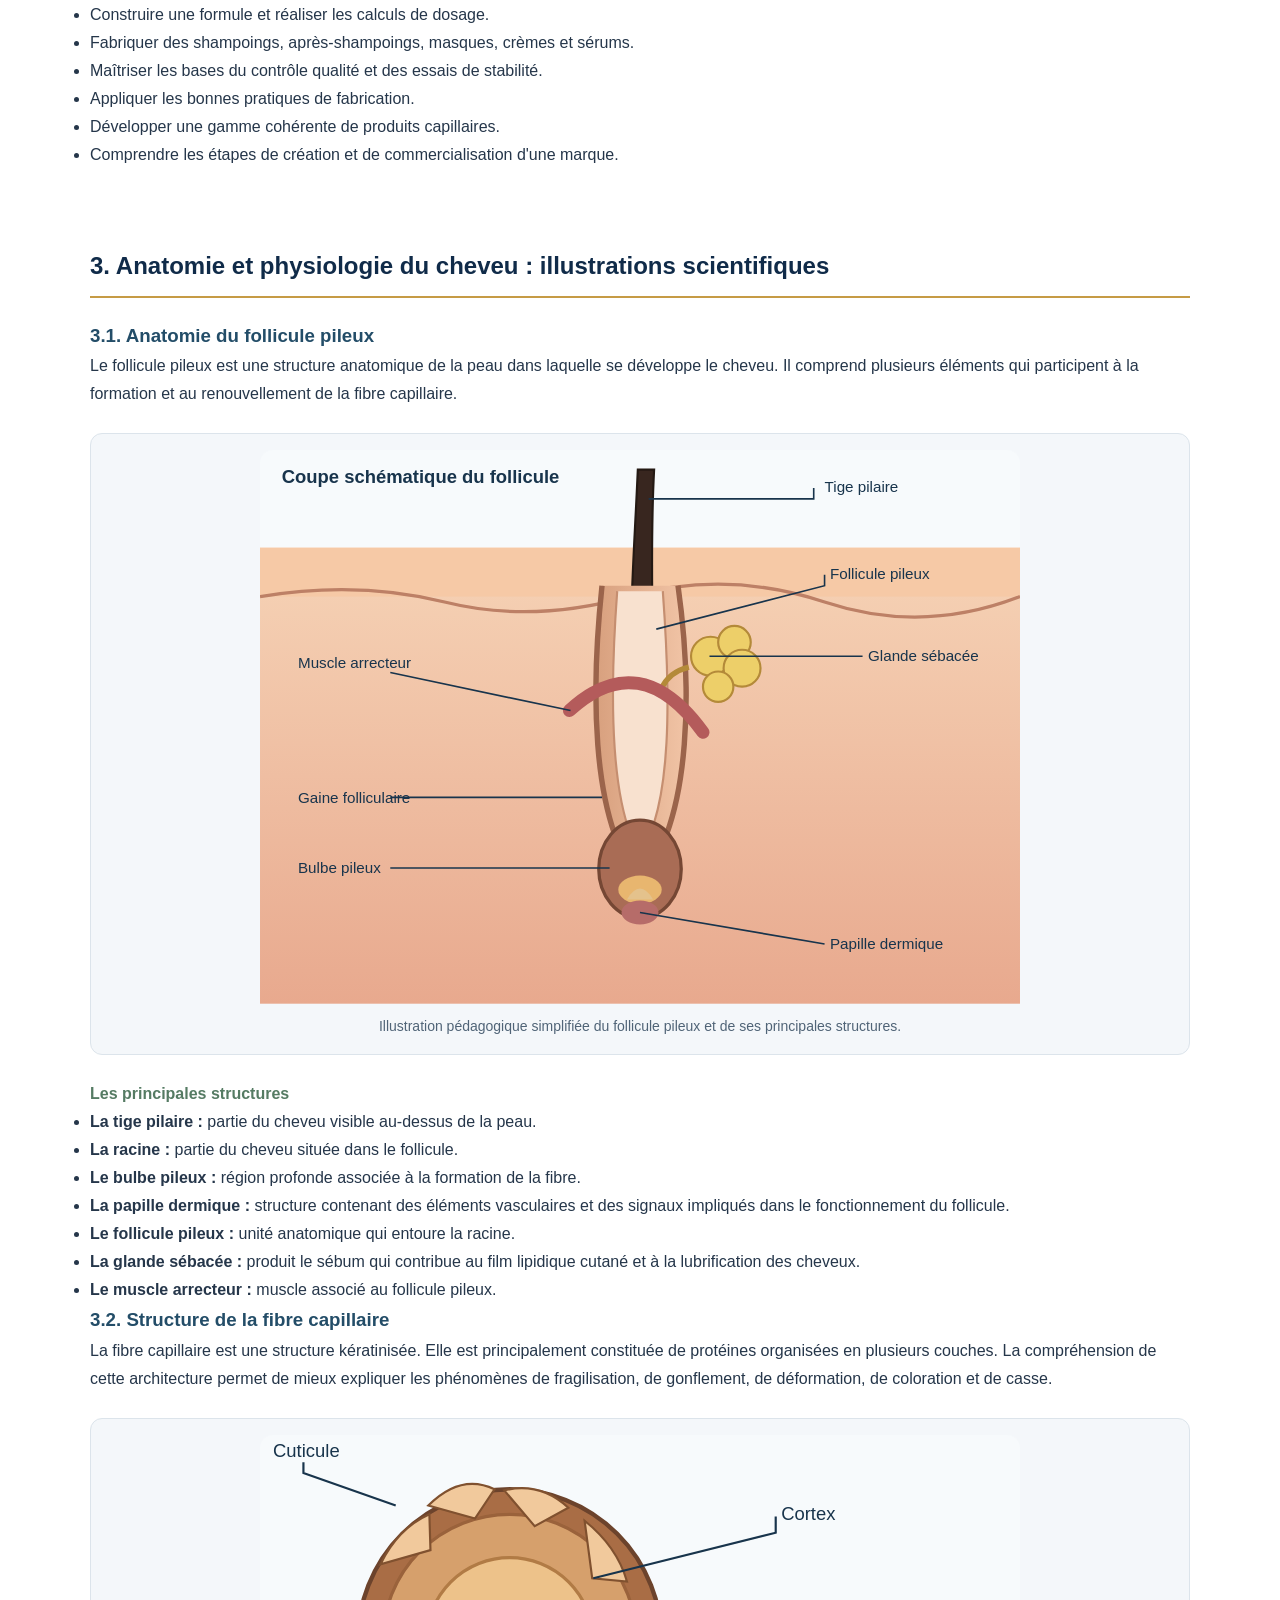
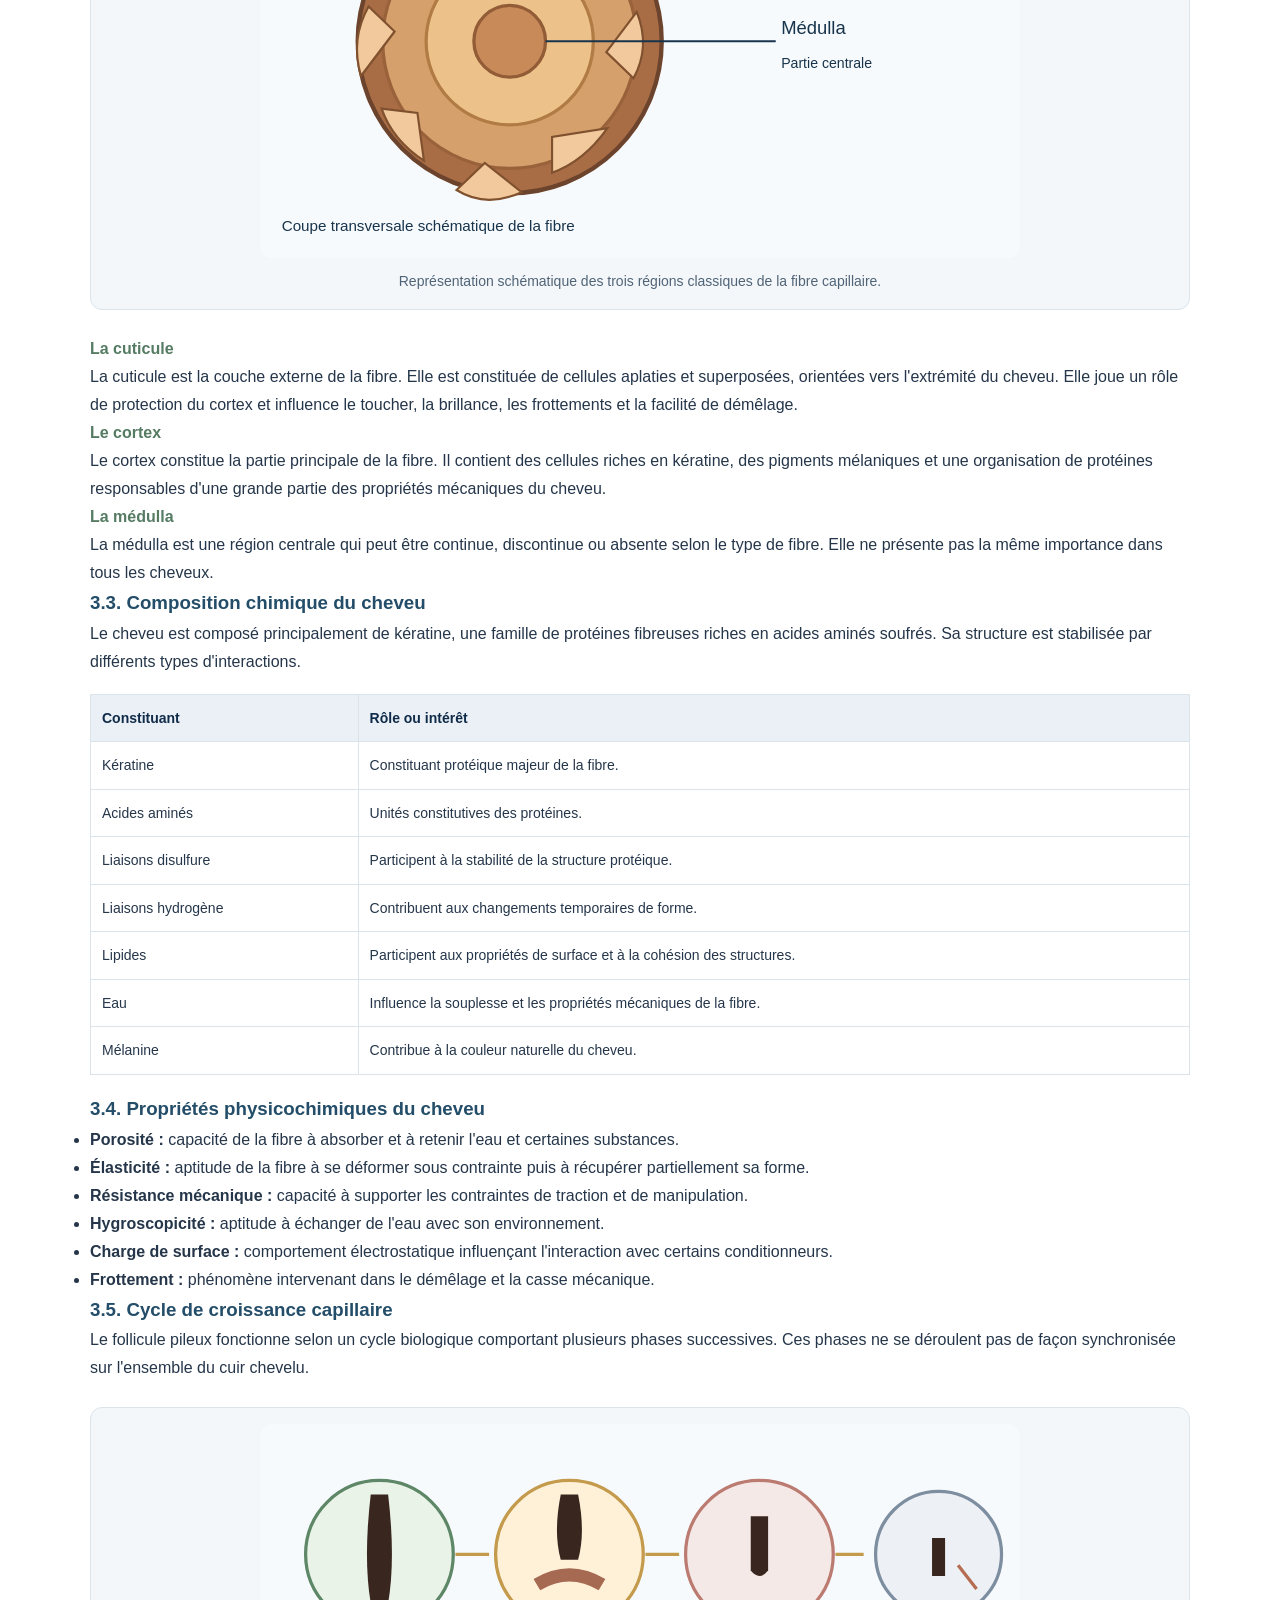
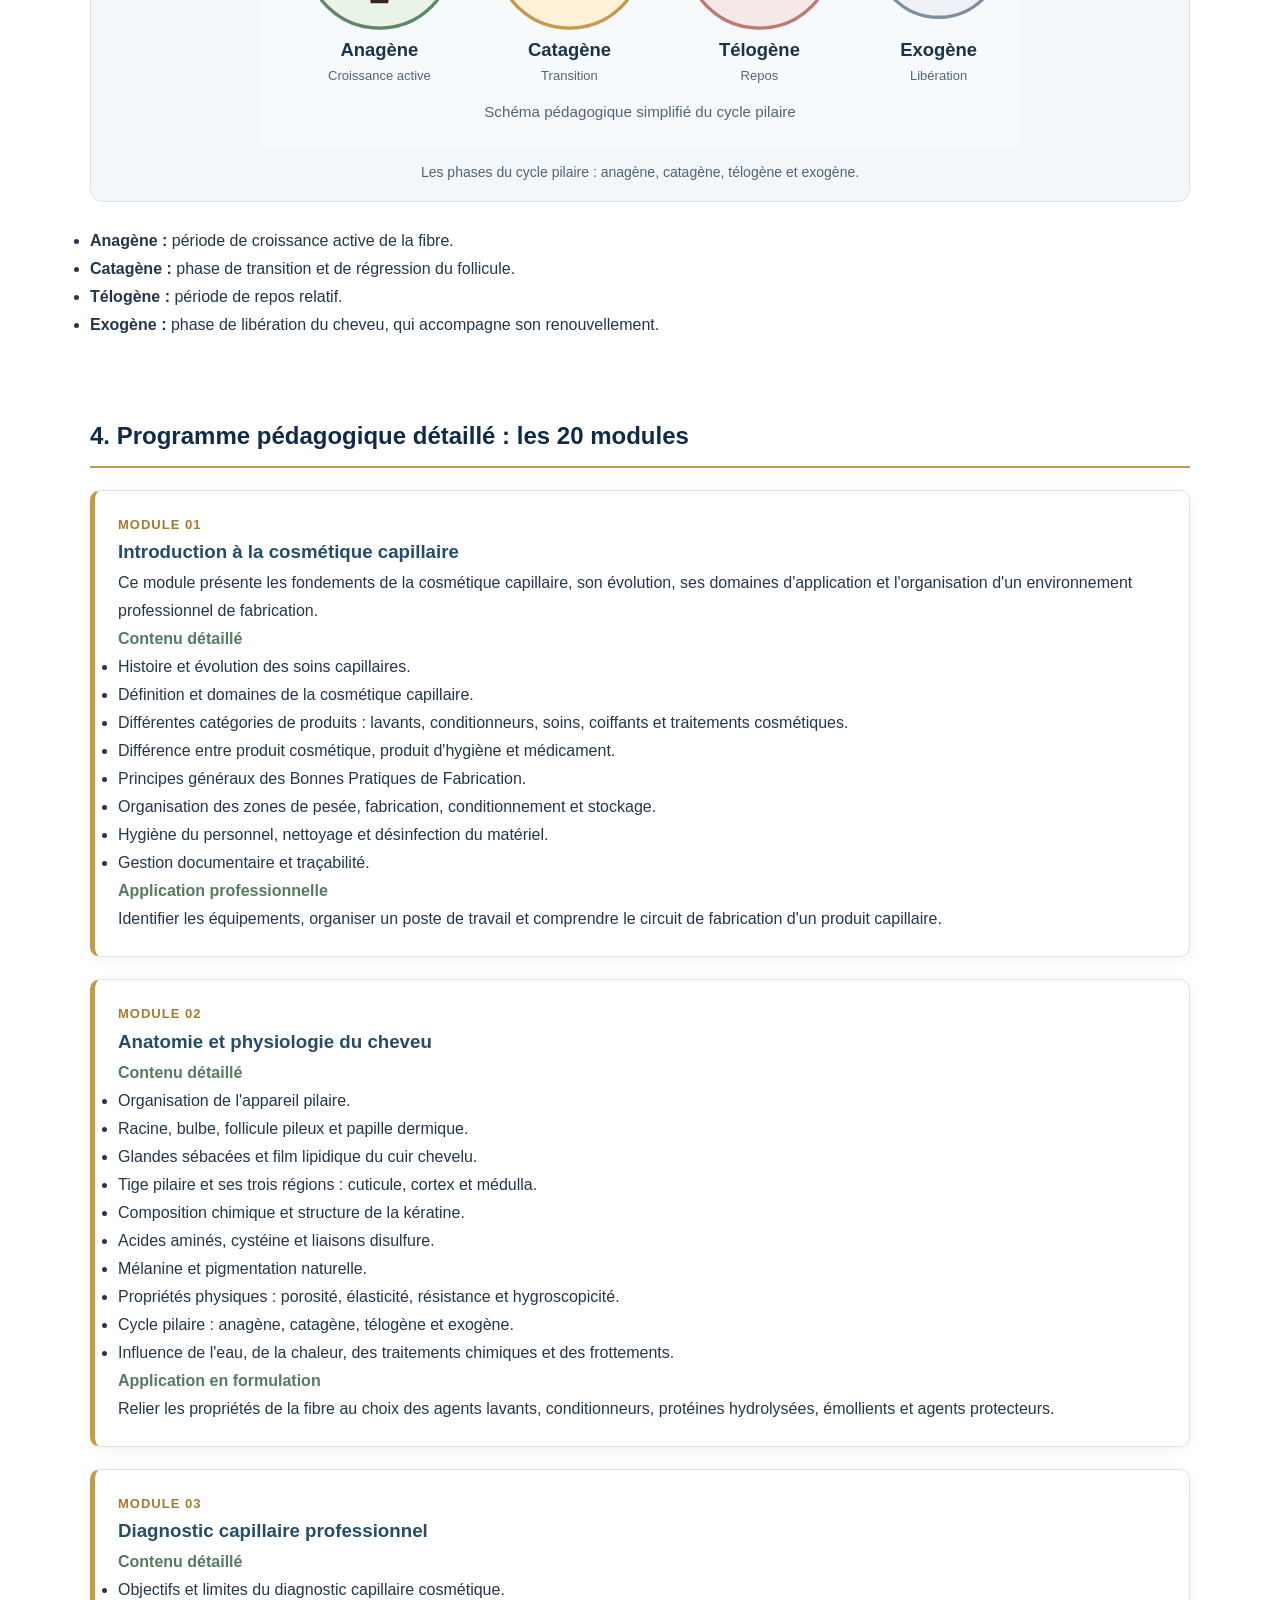
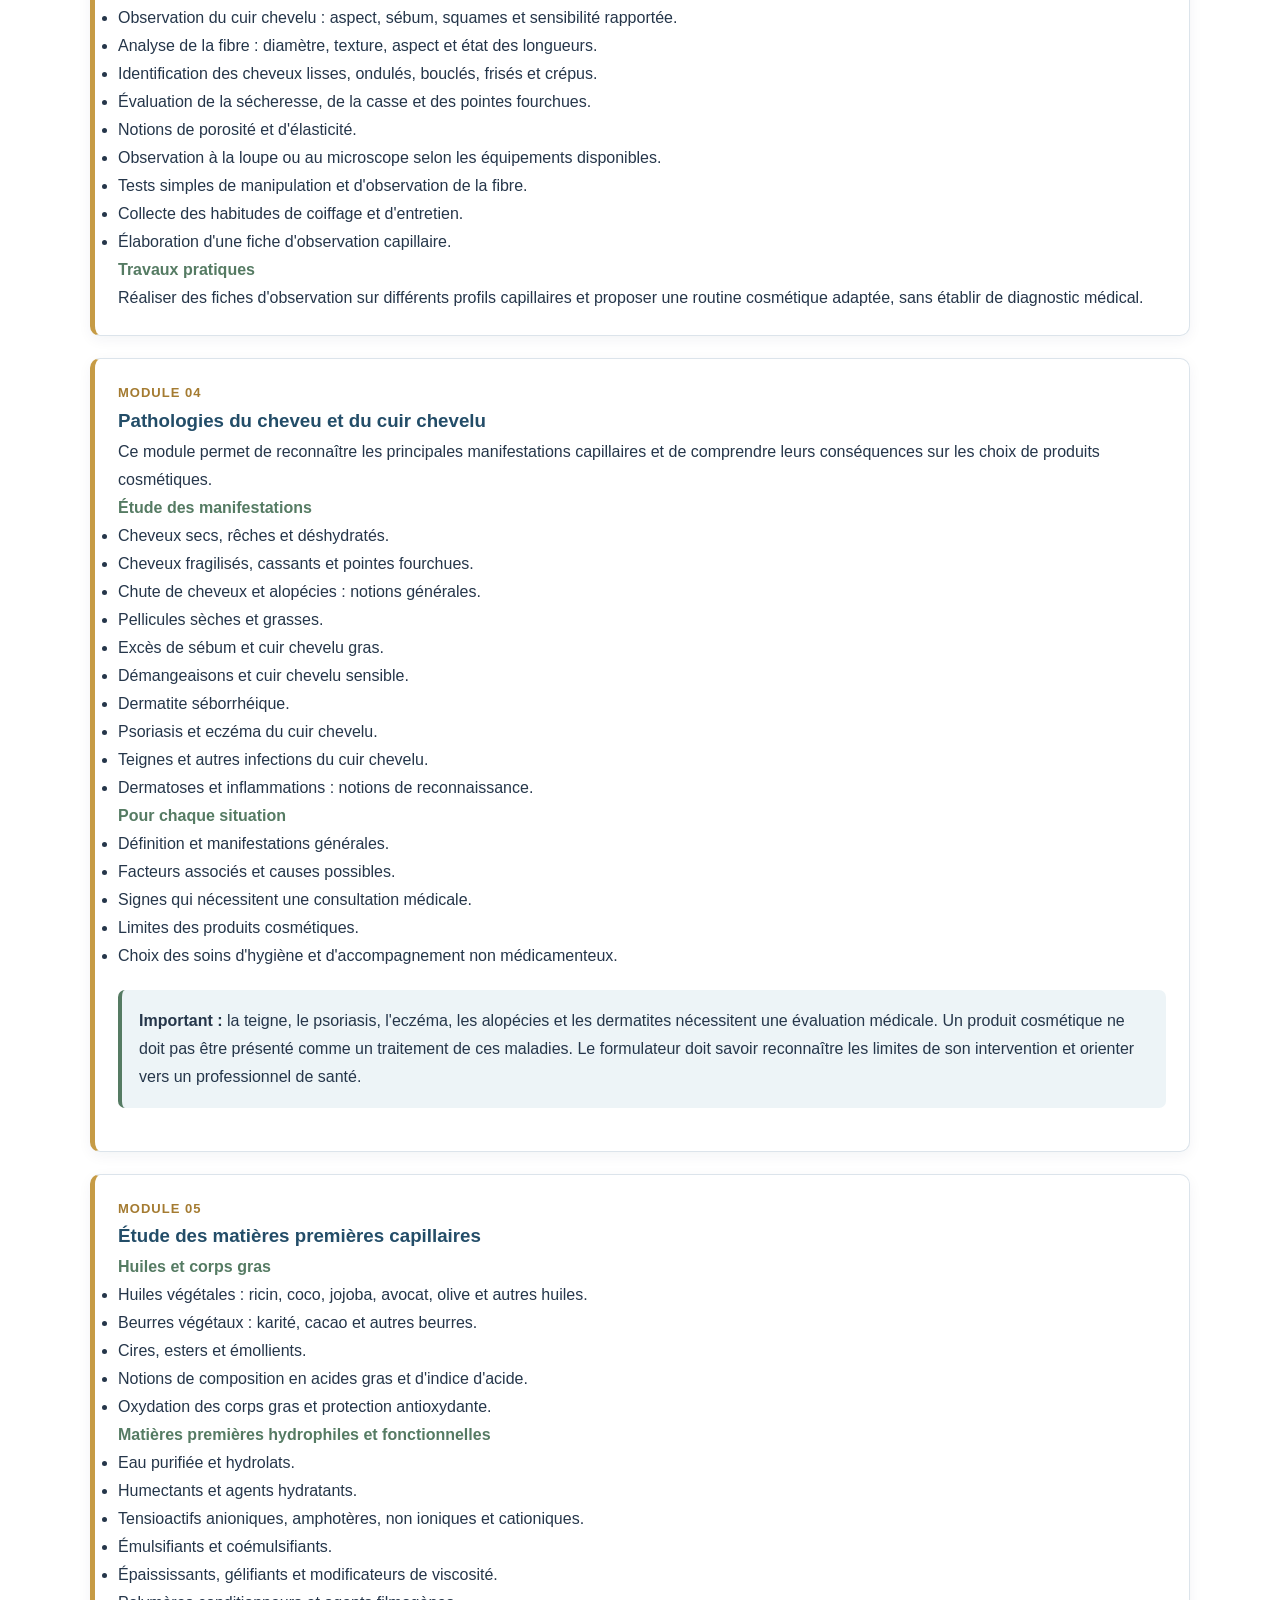
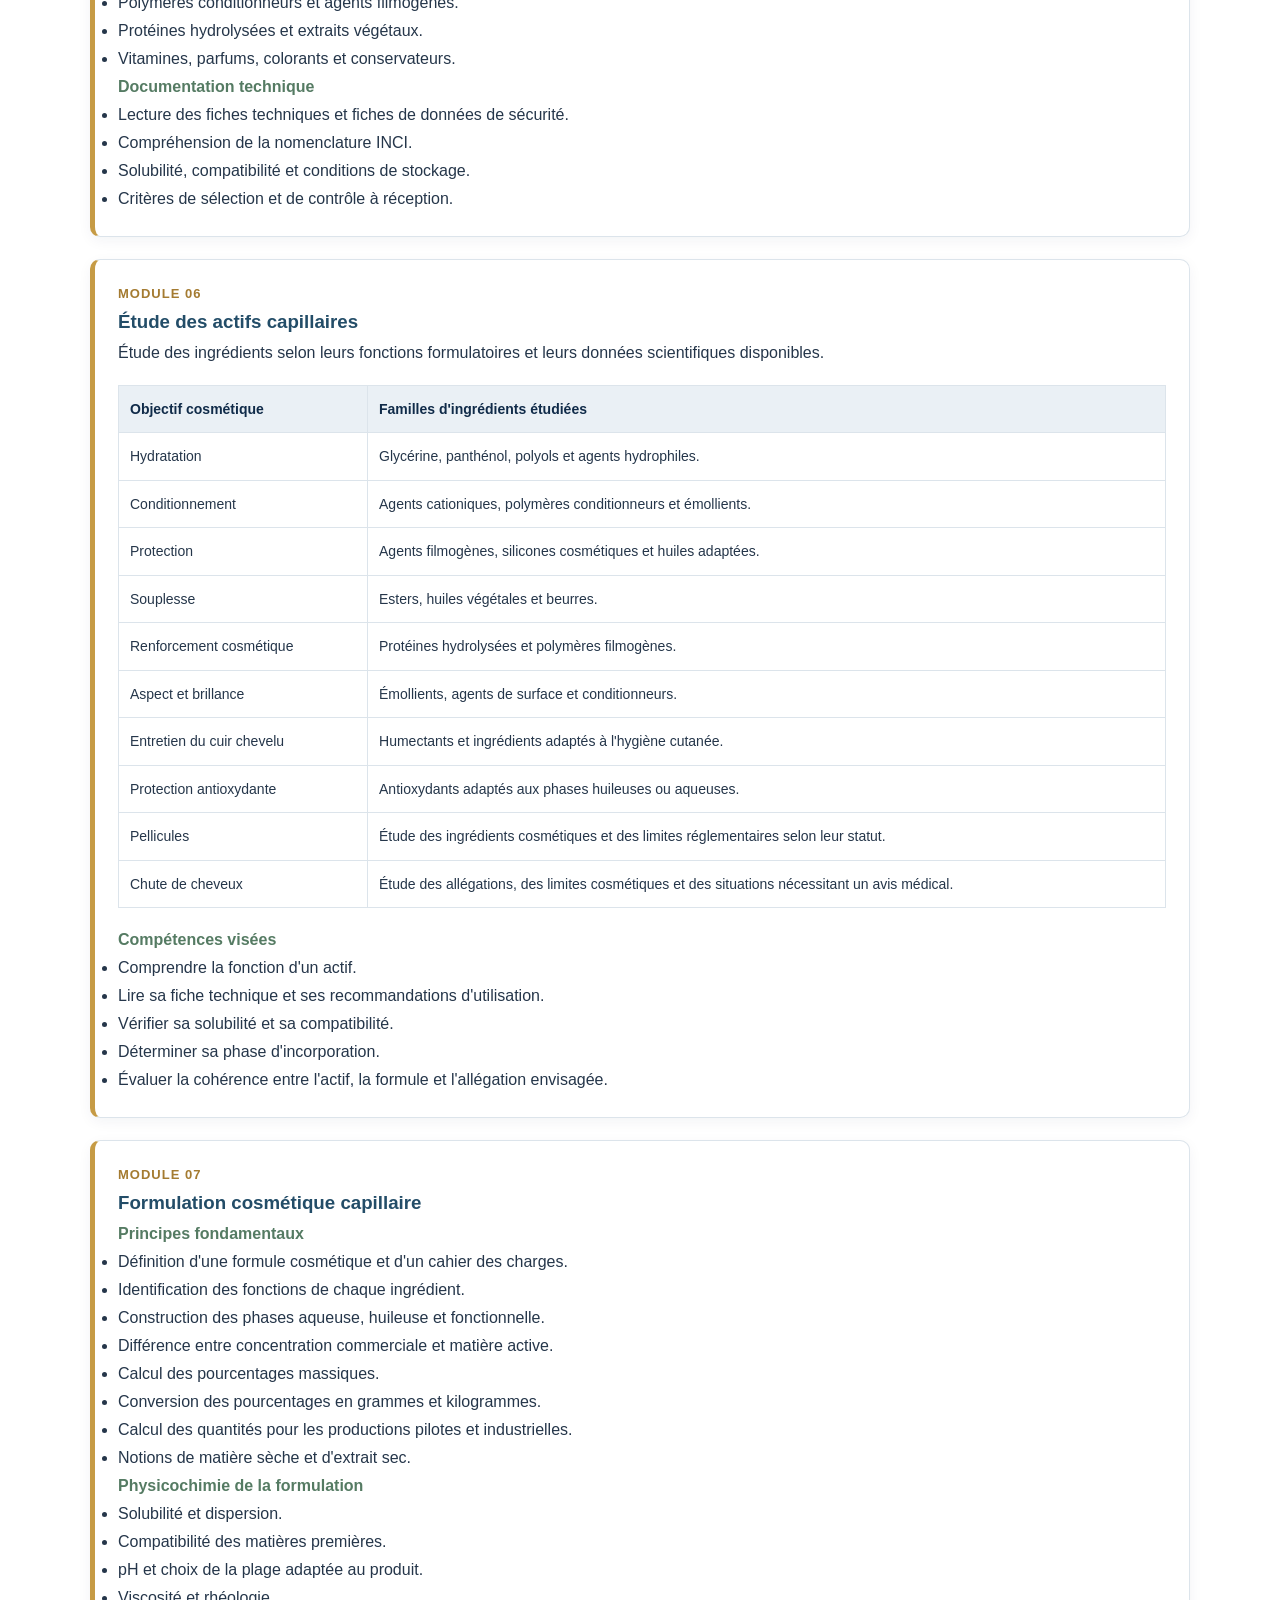
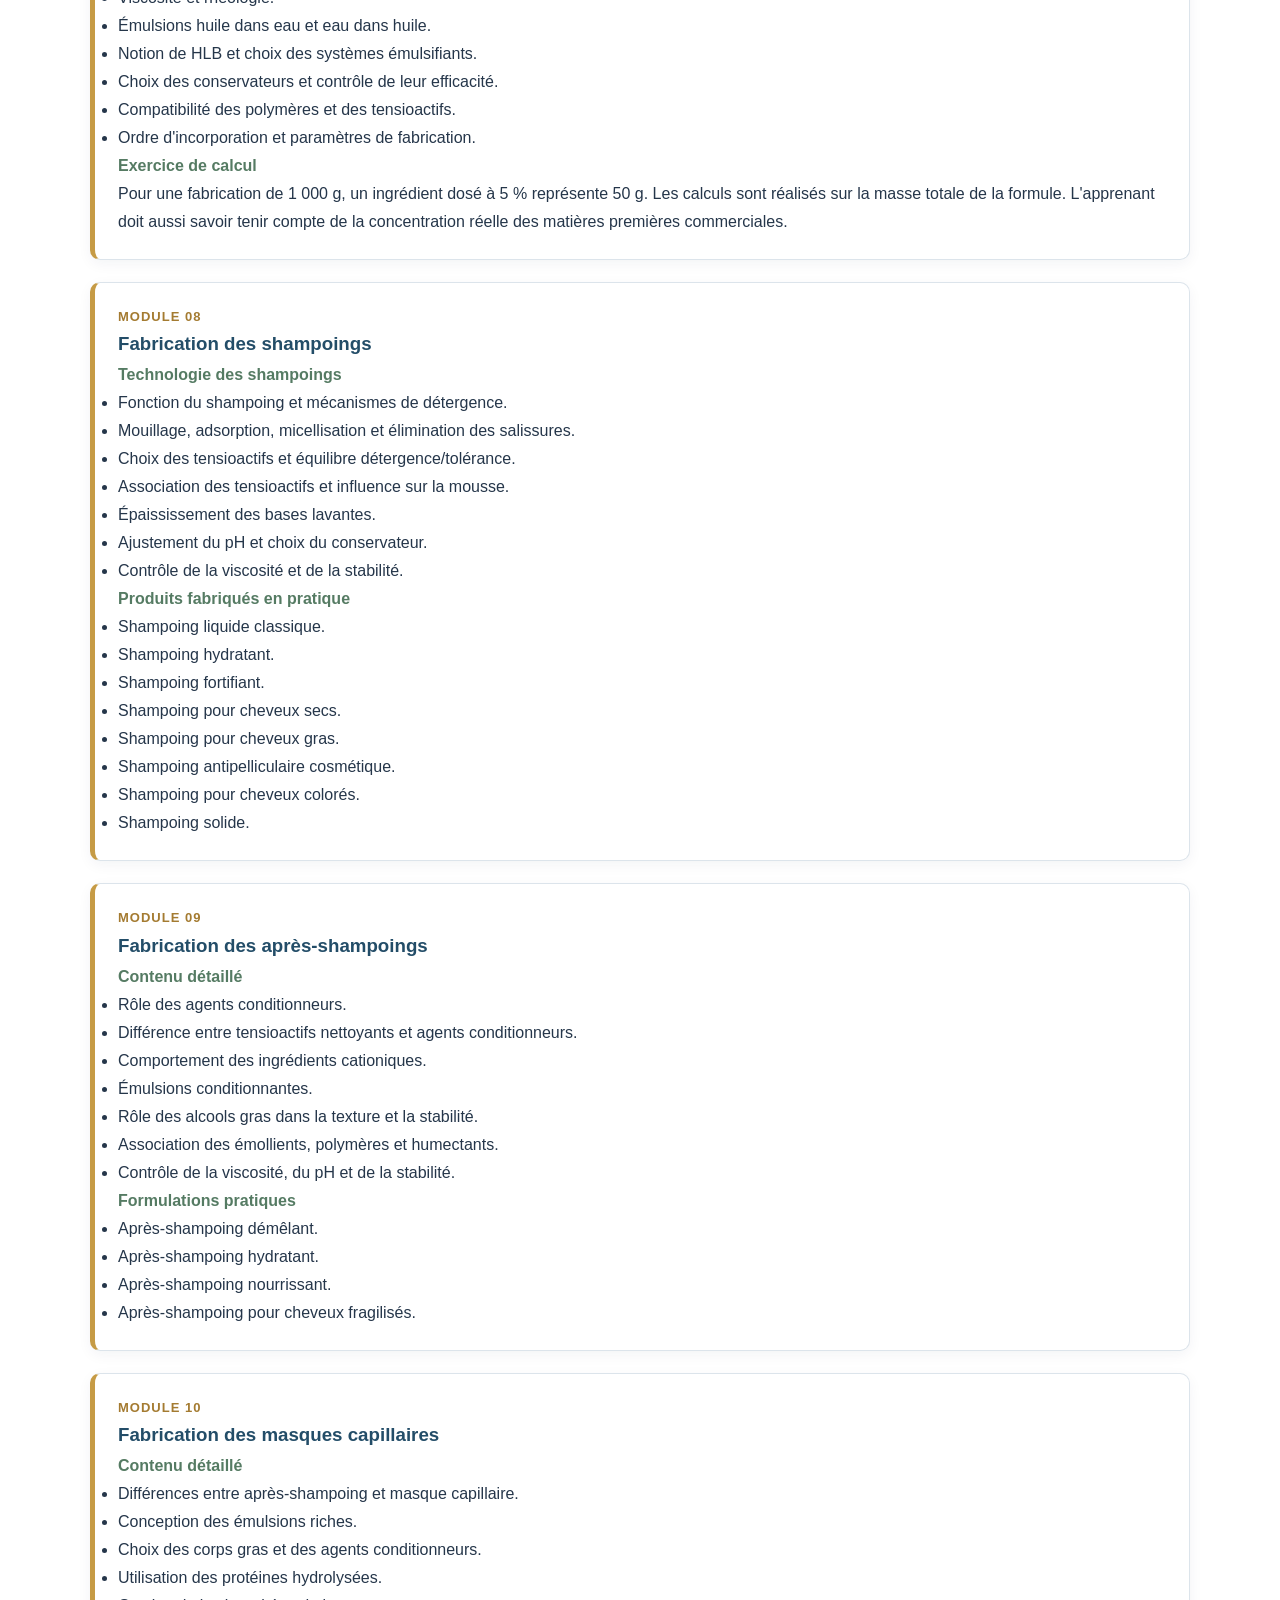
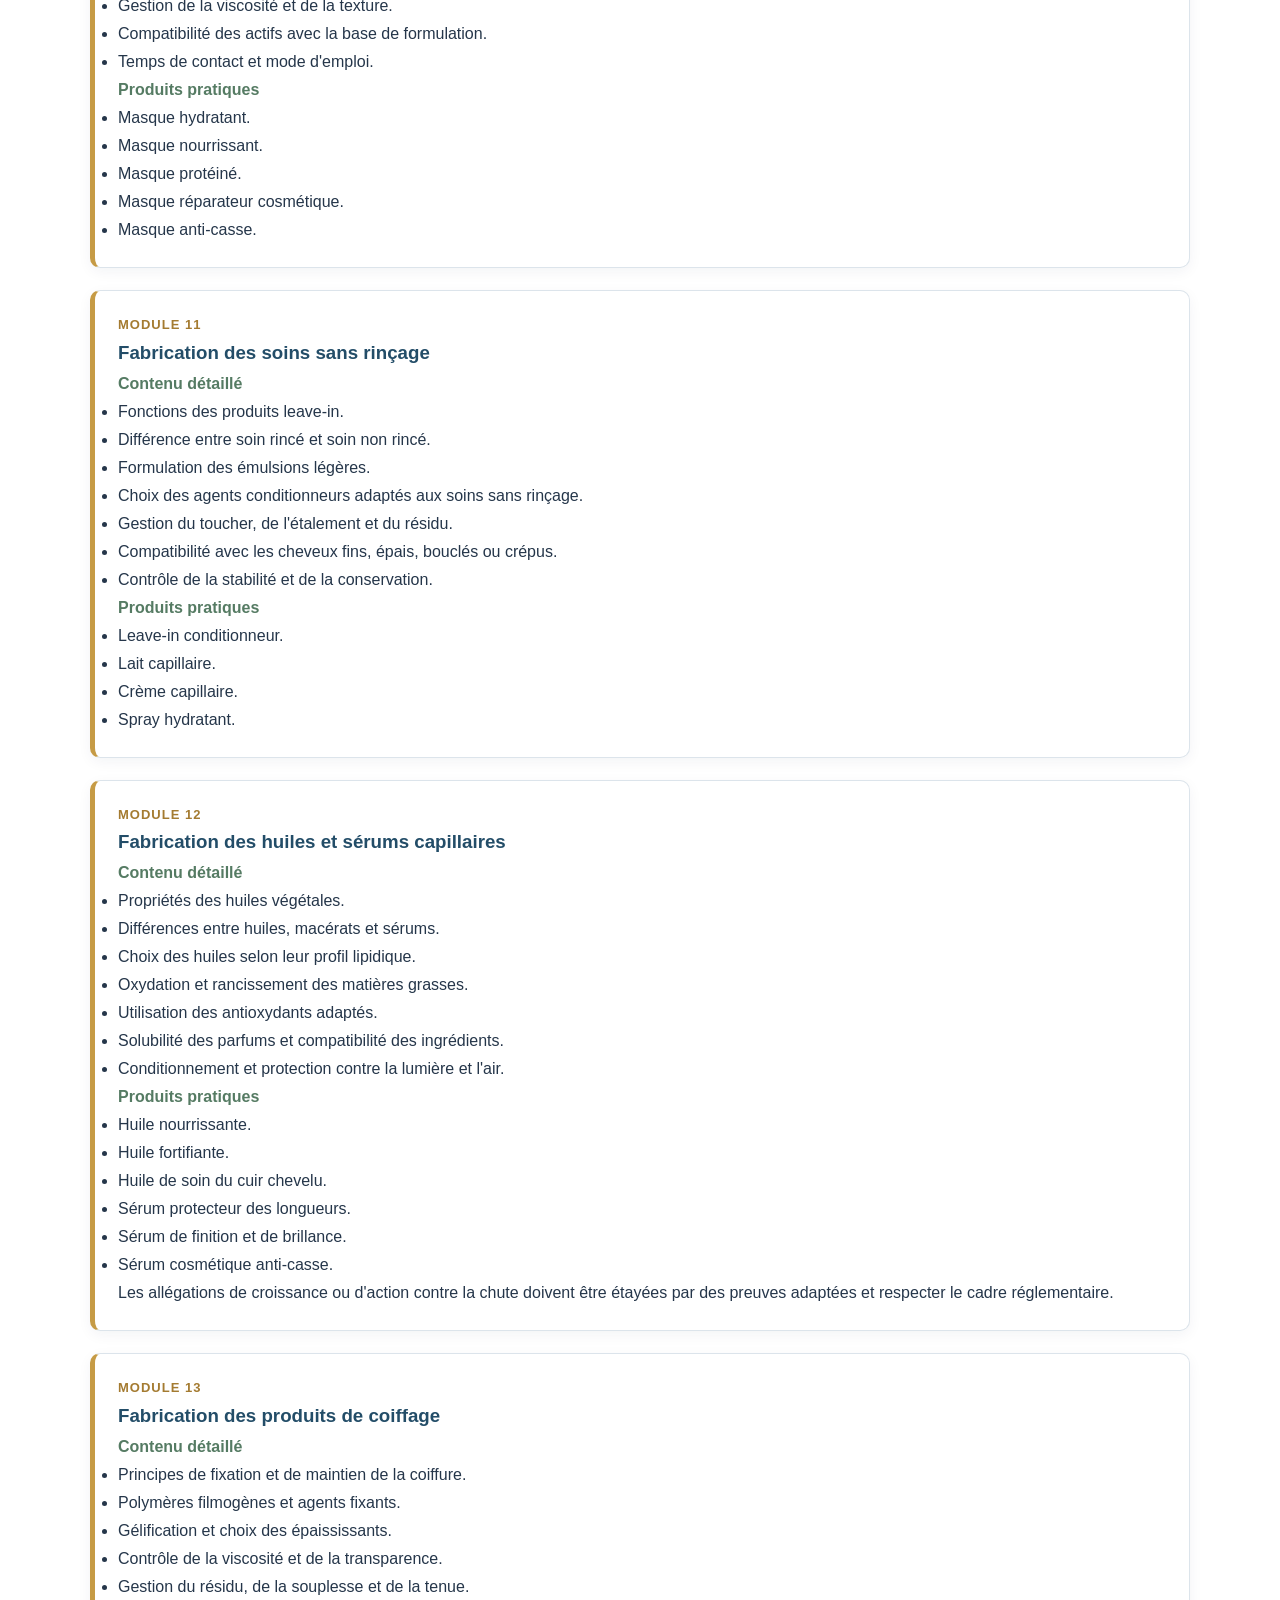
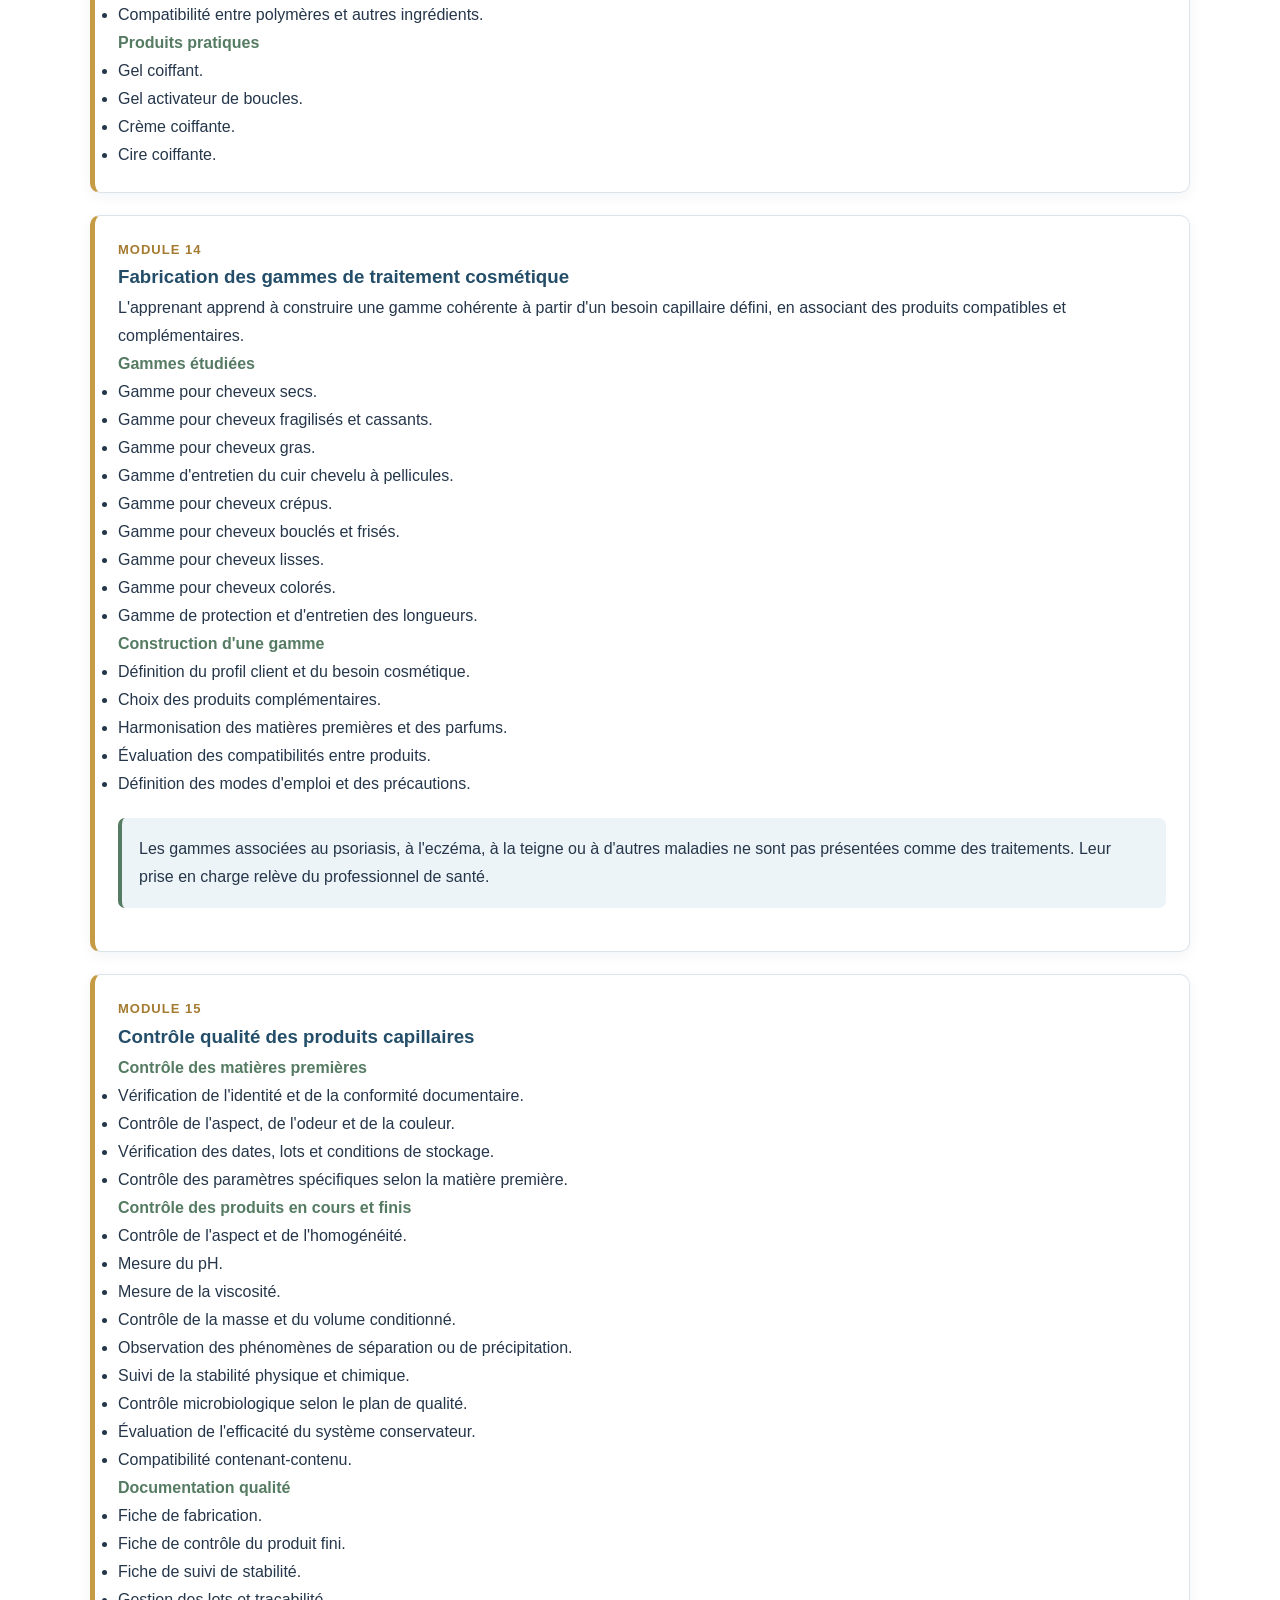
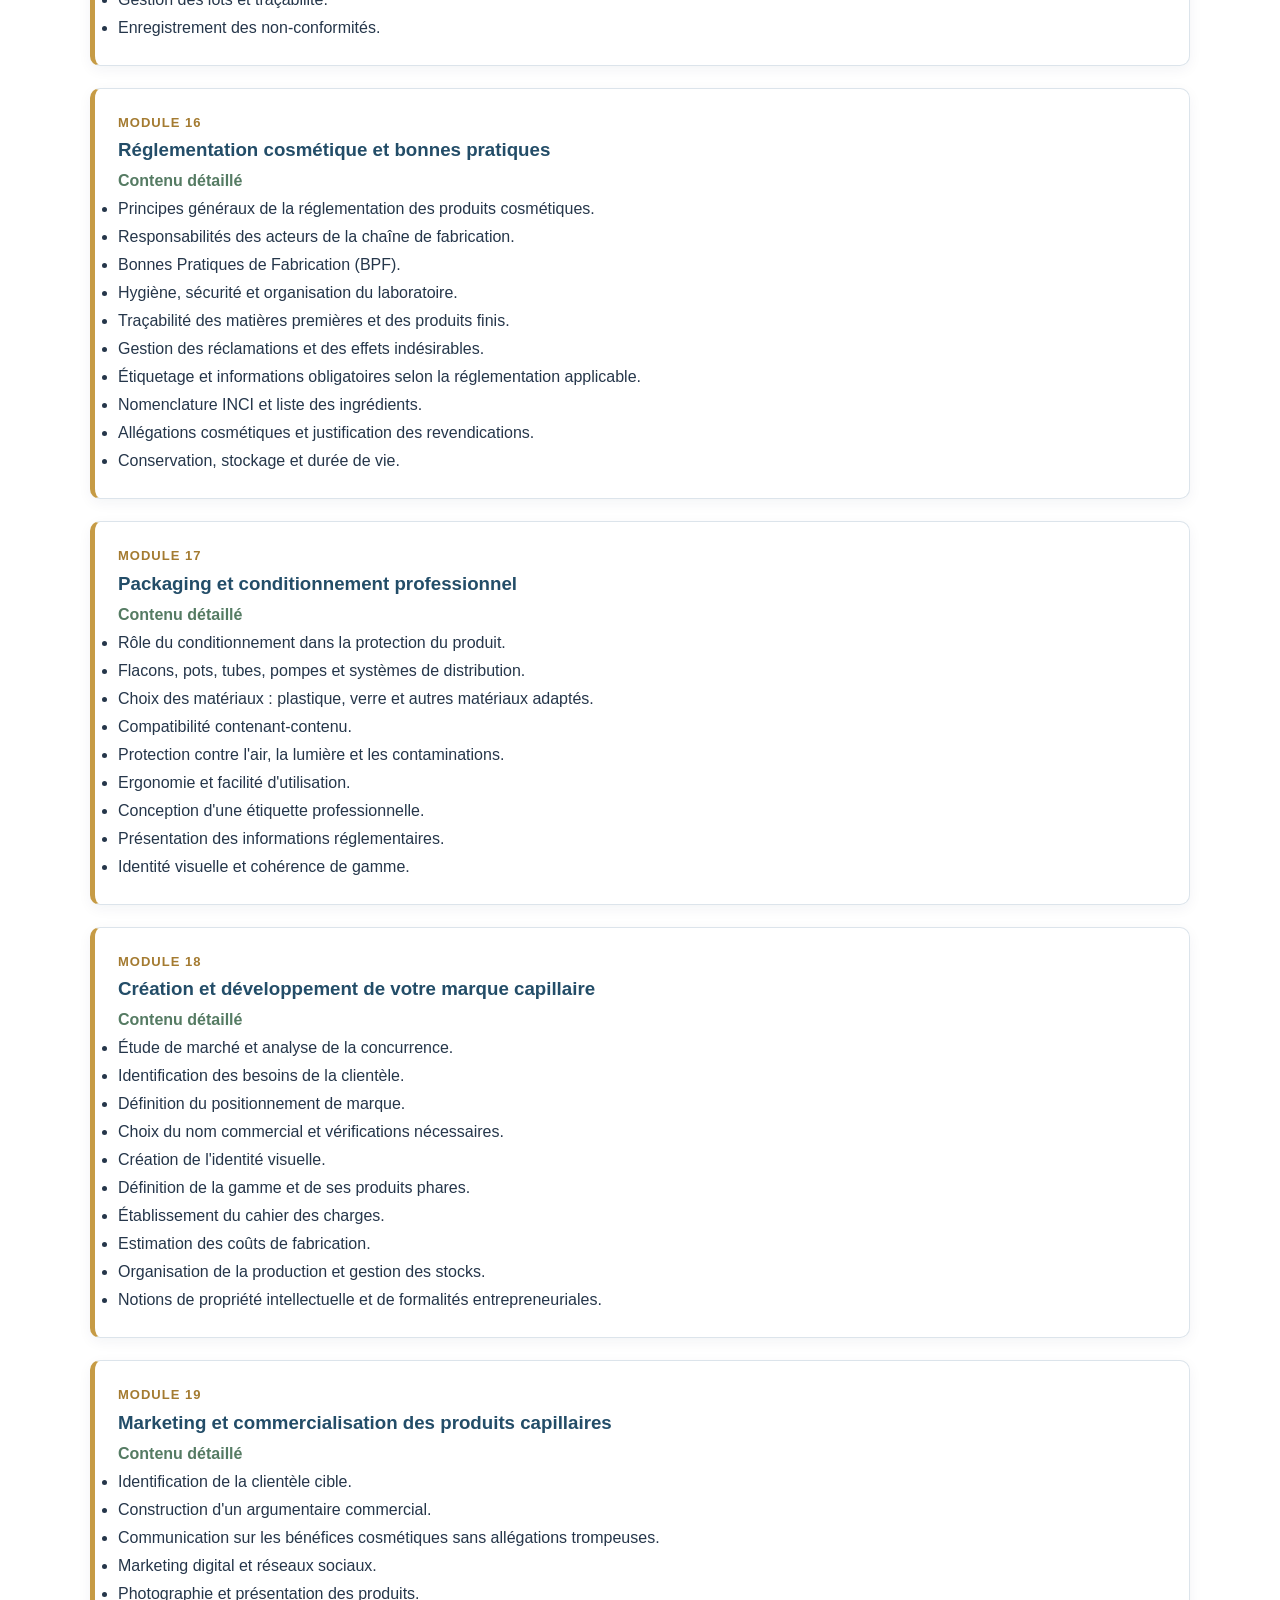
<file: cosmetique-capillaire.html>
<!DOCTYPE html>
<html lang="fr">

<head>
<meta charset="UTF-8">
<meta name="viewport" content="width=device-width, initial-scale=1.0">

<title>Formation en Cosmétique Capillaire à Douala | IFPCBI Academy</title>

<meta name="description" content="Suivez une formation professionnelle en cosmétique capillaire à Douala, Cameroun, avec IFPCBI Academy. Apprenez l'anatomie du cheveu, le diagnostic capillaire, la formulation et la fabrication de shampoings, masques, sérums et soins capillaires.">

<meta name="keywords" content="formation cosmétique capillaire Cameroun, formation cosmétique capillaire Douala, formation fabrication shampoing, formulation produits capillaires, fabrication masque capillaire, après-shampoing, sérum capillaire, anatomie du cheveu, diagnostic capillaire, matières premières capillaires, IFPCBI Academy">

<meta name="author" content="IFPCBI - Institut de Formation Professionnelle Complexe Bio-Industriel">
<meta name="robots" content="index, follow">
<meta name="language" content="fr">
<meta name="theme-color" content="#102B46">

<link rel="canonical" href="https://cbicosest-dotcom.github.io/ifpcbi-academy/cosmetique-capillaire.html">

<meta property="og:type" content="article">
<meta property="og:locale" content="fr_FR">
<meta property="og:site_name" content="IFPCBI Academy">
<meta property="og:title" content="Formation professionnelle en Cosmétique Capillaire | IFPCBI">
<meta property="og:description" content="Maîtrisez l'anatomie du cheveu, les matières premières, la formulation et la fabrication des produits capillaires grâce à la formation professionnelle IFPCBI à Douala, Cameroun.">
<meta property="og:url" content="https://cbicosest-dotcom.github.io/ifpcbi-academy/cosmetique-capillaire.html">

<link rel="stylesheet" href="style.css">

<style>
:root {
  --navy:#102b49;
  --gold:#c69b45;
  --light:#f5f8fb;
  --text:#25364a;
  --green:#557b63;
}

* {box-sizing:border-box;}

html {scroll-behavior:smooth;}

body {
  margin:0;
  color:var(--text);
  font-family:Arial,Helvetica,sans-serif;
  line-height:1.75;
}

.container {
  width:min(1100px,92%);
  margin:auto;
}

header {
  background:var(--navy);
  color:white;
  padding:22px 0;
}

header h1 {
  color:#e4bd70;
  margin:0;
  font-size:30px;
  letter-spacing:2px;
}

header p {margin:2px 0 12px;}

nav {
  display:flex;
  flex-wrap:wrap;
  gap:15px;
}

nav a {
  color:white;
  text-decoration:none;
  font-size:14px;
}

nav a:hover {color:#e4bd70;}

.hero {
  background:linear-gradient(125deg,#102b49,#1e4869);
  color:white;
  padding:65px 0;
  text-align:center;
}

.hero h2 {
  color:#e4bd70;
  font-size:clamp(30px,5vw,48px);
  margin:8px 0;
}

.hero h3 {
  font-size:22px;
  font-weight:400;
}

.hero p {
  max-width:800px;
  margin:18px auto;
}

.btn {
  display:inline-block;
  background:var(--gold);
  color:#102b49;
  font-weight:bold;
  padding:13px 22px;
  border-radius:7px;
  text-decoration:none;
  margin-top:12px;
}

section.container {
  padding-top:38px;
  padding-bottom:38px;
}

h2 {
  color:var(--navy);
  border-bottom:2px solid var(--gold);
  padding-bottom:9px;
  margin-bottom:22px;
}

h3 {color:#234d68;}

h4 {color:#557b63;}

.module {
  background:#fff;
  border:1px solid #dce4eb;
  border-left:5px solid var(--gold);
  border-radius:10px;
  padding:23px;
  margin:22px 0;
  box-shadow:0 4px 14px rgba(16,43,73,.05);
}

.module h3 {margin-top:0;}

.module-number {
  color:#a47b31;
  font-size:13px;
  font-weight:bold;
  letter-spacing:1px;
}

.diagram {
  background:#f4f7fa;
  border:1px solid #dce4eb;
  border-radius:12px;
  padding:16px;
  margin:25px 0;
  overflow:hidden;
}

.diagram svg {
  width:100%;
  height:auto;
  display:block;
  max-width:760px;
  margin:auto;
}

.diagram figcaption {
  text-align:center;
  color:#506477;
  font-size:14px;
  margin-top:10px;
}

.info {
  background:#edf4f7;
  border-left:4px solid var(--green);
  padding:17px;
  border-radius:7px;
  margin:20px 0;
}

.gold {
  color:#a47b31;
  font-weight:bold;
}

.grid {
  display:grid;
  grid-template-columns:repeat(auto-fit,minmax(220px,1fr));
  gap:16px;
}

.small-card {
  background:#f5f8fb;
  border:1px solid #dce4eb;
  border-radius:9px;
  padding:17px;
}

table {
  width:100%;
  border-collapse:collapse;
  margin:18px 0;
  font-size:14px;
}

th,td {
  border:1px solid #dce4eb;
  padding:11px;
  text-align:left;
}

th {
  background:#eaf0f5;
  color:var(--navy);
}

footer {
  background:var(--navy);
  color:white;
  padding:35px 0;
  text-align:center;
}

footer h3 {color:#e4bd70;}

footer a {color:#e4bd70;}

@media(max-width:600px) {
  .module {padding:16px;}
  .hero {padding:42px 0;}
  table {font-size:12px;}
  th,td {padding:7px;}
}
</style>

</head>

<body>

<header>
<div class="container">
<h1>IFPCBI ACADEMY</h1>
<p>Institut de Formation Professionnelle Complexe Bio-Industriel</p>
<nav>
<a href="index.html">Accueil</a>
<a href="formations.html">Formations</a>
<a href="cosmetique.html">Cosmétique</a>
<a href="dermocosmetique.html">Dermocosmétique</a>
<a href="cosmetique-capillaire.html">Cosmétique capillaire</a>
</nav>
</div>
</header>

<main>

<section class="hero">
<div class="container">
<p class="gold">FORMATION PROFESSIONNELLE ET TECHNIQUE</p>
<h2>COSMÉTIQUE CAPILLAIRE</h2>
<h3>De la biologie du cheveu à la formulation professionnelle</h3>

<p>
Devenez compétent dans la conception, la formulation, la fabrication
et le contrôle qualité des produits capillaires. Apprenez à développer
une gamme complète de soins et à préparer le lancement de votre propre marque.
</p>

<a class="btn" href="https://wa.me/237699895342">
S'inscrire ou demander des informations
</a>
</div>
</section>

<section class="container">
<h2>1. Présentation générale de la formation</h2>

<p>
La cosmétique capillaire est une discipline scientifique et technique
consacrée à l'étude du cheveu, du cuir chevelu et à la conception
de produits destinés à leur nettoyage, leur entretien, leur protection,
leur embellissement et leur mise en forme.
</p>

<p>
La formulation capillaire nécessite la compréhension de la structure
de la fibre, de ses propriétés physicochimiques, des mécanismes
de détergence, de conditionnement, de lubrification et de protection.
Elle fait également intervenir la chimie des tensioactifs, les polymères,
les émulsions, les agents conditionneurs, les huiles, les beurres,
les protéines et les actifs spécifiques.
</p>

<p>
Cette formation professionnelle de l'IFPCBI associe les connaissances
scientifiques à la pratique de laboratoire. Elle accompagne les apprenants
depuis l'identification des besoins capillaires jusqu'à la réalisation
de formulations, leur contrôle qualité, leur conditionnement et leur
commercialisation.
</p>

<div class="info">
<strong>Orientation pédagogique :</strong>
la formation met particulièrement l'accent sur la maîtrise des matières
premières, la construction des formules, les procédés de fabrication,
les bonnes pratiques de laboratoire et le développement de gammes
capillaires adaptées à différents profils de cheveux.
</div>
</section>

<section class="container">
<h2>2. Objectifs de la formation</h2>

<h3>Objectif général</h3>
<p>
Former des professionnels capables de comprendre la biologie et la
physiologie du cheveu, d'analyser les caractéristiques capillaires,
de sélectionner les matières premières et les actifs appropriés,
de formuler et fabriquer des produits capillaires, puis de maîtriser
les opérations essentielles de contrôle qualité et de développement
commercial d'une marque.
</p>

<h3>Objectifs spécifiques</h3>
<ul>
<li>Comprendre l'anatomie et la physiologie du cheveu et du cuir chevelu.</li>
<li>Connaître la composition chimique et les propriétés de la fibre capillaire.</li>
<li>Réaliser une observation et un diagnostic capillaire à visée cosmétique.</li>
<li>Reconnaître les principales anomalies du cheveu et du cuir chevelu.</li>
<li>Identifier les matières premières et interpréter leur documentation technique.</li>
<li>Comprendre les mécanismes d'action des actifs capillaires.</li>
<li>Construire une formule et réaliser les calculs de dosage.</li>
<li>Fabriquer des shampoings, après-shampoings, masques, crèmes et sérums.</li>
<li>Maîtriser les bases du contrôle qualité et des essais de stabilité.</li>
<li>Appliquer les bonnes pratiques de fabrication.</li>
<li>Développer une gamme cohérente de produits capillaires.</li>
<li>Comprendre les étapes de création et de commercialisation d'une marque.</li>
</ul>
</section>

<section class="container">
<h2>3. Anatomie et physiologie du cheveu : illustrations scientifiques</h2>

<h3>3.1. Anatomie du follicule pileux</h3>

<p>
Le follicule pileux est une structure anatomique de la peau dans laquelle
se développe le cheveu. Il comprend plusieurs éléments qui participent
à la formation et au renouvellement de la fibre capillaire.
</p>

<figure class="diagram">
<svg viewBox="0 0 700 510" role="img" aria-label="Schéma pédagogique du follicule pileux">
<defs>
<linearGradient id="skin" x1="0" x2="0" y1="0" y2="1">
<stop offset="0%" stop-color="#f6d3b6"/>
<stop offset="100%" stop-color="#e8a98e"/>
</linearGradient>
<linearGradient id="follicle" x1="0" x2="1">
<stop offset="0%" stop-color="#d8a07e"/>
<stop offset="100%" stop-color="#f1c4a6"/>
</linearGradient>
</defs>

<rect x="0" y="0" width="700" height="510" rx="12" fill="#f7fafc"/>
<rect x="0" y="90" width="700" height="420" fill="url(#skin)"/>
<rect x="0" y="90" width="700" height="45" fill="#f6c9a6"/>
<path d="M0 135 Q90 120 170 140 T340 135 T520 140 T700 135" fill="none" stroke="#bd8066" stroke-width="3"/>

<!-- Hair shaft -->
<path d="M345 245 C338 170 344 110 348 18 L363 18 C358 110 365 170 358 245Z" fill="#38261f" stroke="#241913" stroke-width="2"/>

<!-- Follicle -->
<path d="M315 125 C306 210 302 340 350 397 C400 340 397 210 385 125" fill="url(#follicle)" stroke="#9b644b" stroke-width="5"/>
<path d="M329 130 C322 225 322 327 350 372 C380 327 378 225 371 130" fill="#f8e1cf" stroke="#c58e70" stroke-width="2"/>

<!-- Bulb -->
<ellipse cx="350" cy="386" rx="38" ry="45" fill="#a96c55" stroke="#754734" stroke-width="3"/>
<ellipse cx="350" cy="405" rx="20" ry="13" fill="#e8b66f"/>
<path d="M338 414 Q350 394 362 414" fill="#e4c28c"/>

<!-- Dermal papilla -->
<ellipse cx="350" cy="426" rx="17" ry="11" fill="#b66c69"/>

<!-- Sebaceous gland -->
<g fill="#edcf69" stroke="#b48a39" stroke-width="2">
<circle cx="415" cy="190" r="18"/>
<circle cx="437" cy="177" r="15"/>
<circle cx="444" cy="201" r="17"/>
<circle cx="422" cy="218" r="14"/>
</g>
<path d="M395 200 Q375 205 369 222" stroke="#b48a39" stroke-width="5" fill="none"/>

<!-- Arrector muscle -->
<path d="M285 240 Q350 180 408 260" stroke="#b45b5b" stroke-width="12" fill="none" stroke-linecap="round"/>

<!-- Labels -->
<g font-family="Arial" font-size="14" fill="#18344c" stroke="#18344c" stroke-width="1.5">
<path d="M358 45 L510 45 L510 35" fill="none"/>
<path d="M365 165 L520 125 L520 115" fill="none"/>
<path d="M414 190 L555 190" fill="none"/>
<path d="M286 240 L120 205" fill="none"/>
<path d="M315 320 L120 320" fill="none"/>
<path d="M322 385 L120 385" fill="none"/>
<path d="M350 426 L520 455" fill="none"/>
</g>
<g font-family="Arial" font-size="14" fill="#18344c">
<text x="520" y="39">Tige pilaire</text>
<text x="525" y="119">Follicule pileux</text>
<text x="560" y="194">Glande sébacée</text>
<text x="35" y="201">Muscle arrecteur</text>
<text x="35" y="325">Gaine folliculaire</text>
<text x="35" y="390">Bulbe pileux</text>
<text x="525" y="460">Papille dermique</text>
</g>
<text x="20" y="30" font-family="Arial" font-size="17" font-weight="bold" fill="#18344c">Coupe schématique du follicule</text>
</svg>
<figcaption>Illustration pédagogique simplifiée du follicule pileux et de ses principales structures.</figcaption>
</figure>

<h4>Les principales structures</h4>
<ul>
<li><strong>La tige pilaire :</strong> partie du cheveu visible au-dessus de la peau.</li>
<li><strong>La racine :</strong> partie du cheveu située dans le follicule.</li>
<li><strong>Le bulbe pileux :</strong> région profonde associée à la formation de la fibre.</li>
<li><strong>La papille dermique :</strong> structure contenant des éléments vasculaires et des signaux impliqués dans le fonctionnement du follicule.</li>
<li><strong>Le follicule pileux :</strong> unité anatomique qui entoure la racine.</li>
<li><strong>La glande sébacée :</strong> produit le sébum qui contribue au film lipidique cutané et à la lubrification des cheveux.</li>
<li><strong>Le muscle arrecteur :</strong> muscle associé au follicule pileux.</li>
</ul>

<h3>3.2. Structure de la fibre capillaire</h3>

<p>
La fibre capillaire est une structure kératinisée. Elle est principalement
constituée de protéines organisées en plusieurs couches. La compréhension
de cette architecture permet de mieux expliquer les phénomènes de
fragilisation, de gonflement, de déformation, de coloration et de casse.
</p>

<figure class="diagram">
<svg viewBox="0 0 700 390" role="img" aria-label="Coupe de la fibre capillaire montrant cuticule cortex et médulla">
<rect width="700" height="390" rx="12" fill="#f7fafc"/>
<circle cx="230" cy="190" r="140" fill="#a96d45" stroke="#6c432c" stroke-width="4"/>
<circle cx="230" cy="190" r="117" fill="#d6a06c" stroke="#9a623b" stroke-width="3"/>
<circle cx="230" cy="190" r="77" fill="#edc28a" stroke="#b17b45" stroke-width="3"/>
<circle cx="230" cy="190" r="33" fill="#c88a58" stroke="#925c37" stroke-width="3"/>

<!-- Cuticle scales -->
<g fill="#f1c99c" stroke="#80512f" stroke-width="2">
<path d="M155 65 Q185 35 216 50 L198 77Z"/>
<path d="M225 51 Q258 43 284 67 L253 84Z"/>
<path d="M299 79 Q329 103 338 135 L306 132Z"/>
<path d="M347 163 Q360 195 344 224 L319 200Z"/>
<path d="M320 270 Q298 301 269 311 L269 278Z"/>
<path d="M241 329 Q208 344 181 327 L207 302Z"/>
<path d="M151 300 Q122 281 112 252 L145 256Z"/>
<path d="M93 222 Q83 188 100 158 L124 181Z"/>
<path d="M111 119 Q127 86 156 73 L157 106Z"/>
</g>

<g stroke="#18344c" stroke-width="2" fill="none">
<path d="M125 65 L40 35 L40 25"/>
<path d="M307 132 L475 90 L475 75"/>
<path d="M263 190 L475 190"/>
</g>
<g fill="#18344c" font-family="Arial" font-size="17">
<text x="12" y="20">Cuticule</text>
<text x="480" y="78">Cortex</text>
<text x="480" y="183">Médulla</text>
<text x="480" y="215" font-size="13">Partie centrale</text>
<text x="20" y="365" font-size="14">Coupe transversale schématique de la fibre</text>
</g>
</svg>
<figcaption>Représentation schématique des trois régions classiques de la fibre capillaire.</figcaption>
</figure>

<h4>La cuticule</h4>
<p>
La cuticule est la couche externe de la fibre. Elle est constituée de
cellules aplaties et superposées, orientées vers l'extrémité du cheveu.
Elle joue un rôle de protection du cortex et influence le toucher,
la brillance, les frottements et la facilité de démêlage.
</p>

<h4>Le cortex</h4>
<p>
Le cortex constitue la partie principale de la fibre. Il contient
des cellules riches en kératine, des pigments mélaniques et une
organisation de protéines responsables d'une grande partie des
propriétés mécaniques du cheveu.
</p>

<h4>La médulla</h4>
<p>
La médulla est une région centrale qui peut être continue, discontinue
ou absente selon le type de fibre. Elle ne présente pas la même
importance dans tous les cheveux.
</p>

<h3>3.3. Composition chimique du cheveu</h3>

<p>
Le cheveu est composé principalement de kératine, une famille de
protéines fibreuses riches en acides aminés soufrés. Sa structure
est stabilisée par différents types d'interactions.
</p>

<table>
<tr><th>Constituant</th><th>Rôle ou intérêt</th></tr>
<tr><td>Kératine</td><td>Constituant protéique majeur de la fibre.</td></tr>
<tr><td>Acides aminés</td><td>Unités constitutives des protéines.</td></tr>
<tr><td>Liaisons disulfure</td><td>Participent à la stabilité de la structure protéique.</td></tr>
<tr><td>Liaisons hydrogène</td><td>Contribuent aux changements temporaires de forme.</td></tr>
<tr><td>Lipides</td><td>Participent aux propriétés de surface et à la cohésion des structures.</td></tr>
<tr><td>Eau</td><td>Influence la souplesse et les propriétés mécaniques de la fibre.</td></tr>
<tr><td>Mélanine</td><td>Contribue à la couleur naturelle du cheveu.</td></tr>
</table>

<h3>3.4. Propriétés physicochimiques du cheveu</h3>
<ul>
<li><strong>Porosité :</strong> capacité de la fibre à absorber et à retenir l'eau et certaines substances.</li>
<li><strong>Élasticité :</strong> aptitude de la fibre à se déformer sous contrainte puis à récupérer partiellement sa forme.</li>
<li><strong>Résistance mécanique :</strong> capacité à supporter les contraintes de traction et de manipulation.</li>
<li><strong>Hygroscopicité :</strong> aptitude à échanger de l'eau avec son environnement.</li>
<li><strong>Charge de surface :</strong> comportement électrostatique influençant l'interaction avec certains conditionneurs.</li>
<li><strong>Frottement :</strong> phénomène intervenant dans le démêlage et la casse mécanique.</li>
</ul>

<h3>3.5. Cycle de croissance capillaire</h3>

<p>
Le follicule pileux fonctionne selon un cycle biologique comportant
plusieurs phases successives. Ces phases ne se déroulent pas de façon
synchronisée sur l'ensemble du cuir chevelu.
</p>

<figure class="diagram">
<svg viewBox="0 0 700 300" role="img" aria-label="Schéma des phases du cycle pilaire">
<rect width="700" height="300" rx="12" fill="#f7fafc"/>
<g font-family="Arial" text-anchor="middle">
<g transform="translate(110 120)">
<circle r="68" fill="#eaf3e8" stroke="#5d8767" stroke-width="3"/>
<path d="M-8 45 Q-15 5 -8 -55 L8 -55 Q15 5 8 45Z" fill="#38261f"/>
<text y="94" fill="#18344c" font-size="17" font-weight="bold">Anagène</text>
<text y="116" fill="#526477" font-size="12">Croissance active</text>
</g>
<g transform="translate(285 120)">
<circle r="68" fill="#fff1d8" stroke="#c49b4c" stroke-width="3"/>
<path d="M-8 5 Q-15 -20 -8 -55 L8 -55 Q15 -20 8 5Z" fill="#38261f"/>
<path d="M-30 28 Q0 10 30 28" stroke="#a66a52" stroke-width="12" fill="none"/>
<text y="94" fill="#18344c" font-size="17" font-weight="bold">Catagène</text>
<text y="116" fill="#526477" font-size="12">Transition</text>
</g>
<g transform="translate(460 120)">
<circle r="68" fill="#f4e9e6" stroke="#bb7b71" stroke-width="3"/>
<path d="M-8 -35 L8 -35 L8 15 Q0 25 -8 15Z" fill="#38261f"/>
<text y="94" fill="#18344c" font-size="17" font-weight="bold">Télogène</text>
<text y="116" fill="#526477" font-size="12">Repos</text>
</g>
<g transform="translate(625 120)">
<circle r="58" fill="#edf0f5" stroke="#7d8ea1" stroke-width="3"/>
<path d="M-6 -15 L6 -15 L6 20 L-6 20Z" fill="#38261f"/>
<path d="M18 10 L35 32" stroke="#b66c50" stroke-width="3"/>
<text y="94" fill="#18344c" font-size="17" font-weight="bold">Exogène</text>
<text y="116" fill="#526477" font-size="12">Libération</text>
</g>
</g>
<g stroke="#c49b4c" stroke-width="3" fill="none">
<path d="M180 120 L211 120"/>
<path d="M355 120 L386 120"/>
<path d="M530 120 L556 120"/>
</g>
<text x="350" y="270" text-anchor="middle" font-family="Arial" font-size="14" fill="#526477">Schéma pédagogique simplifié du cycle pilaire</text>
</svg>
<figcaption>Les phases du cycle pilaire : anagène, catagène, télogène et exogène.</figcaption>
</figure>

<ul>
<li><strong>Anagène :</strong> période de croissance active de la fibre.</li>
<li><strong>Catagène :</strong> phase de transition et de régression du follicule.</li>
<li><strong>Télogène :</strong> période de repos relatif.</li>
<li><strong>Exogène :</strong> phase de libération du cheveu, qui accompagne son renouvellement.</li>
</ul>
</section>

<section class="container">
<h2>4. Programme pédagogique détaillé : les 20 modules</h2>

<div class="module">
<div class="module-number">MODULE 01</div>
<h3>Introduction à la cosmétique capillaire</h3>
<p>
Ce module présente les fondements de la cosmétique capillaire,
son évolution, ses domaines d'application et l'organisation
d'un environnement professionnel de fabrication.
</p>
<h4>Contenu détaillé</h4>
<ul>
<li>Histoire et évolution des soins capillaires.</li>
<li>Définition et domaines de la cosmétique capillaire.</li>
<li>Différentes catégories de produits : lavants, conditionneurs, soins, coiffants et traitements cosmétiques.</li>
<li>Différence entre produit cosmétique, produit d'hygiène et médicament.</li>
<li>Principes généraux des Bonnes Pratiques de Fabrication.</li>
<li>Organisation des zones de pesée, fabrication, conditionnement et stockage.</li>
<li>Hygiène du personnel, nettoyage et désinfection du matériel.</li>
<li>Gestion documentaire et traçabilité.</li>
</ul>
<h4>Application professionnelle</h4>
<p>Identifier les équipements, organiser un poste de travail et comprendre le circuit de fabrication d'un produit capillaire.</p>
</div>

<div class="module">
<div class="module-number">MODULE 02</div>
<h3>Anatomie et physiologie du cheveu</h3>
<h4>Contenu détaillé</h4>
<ul>
<li>Organisation de l'appareil pilaire.</li>
<li>Racine, bulbe, follicule pileux et papille dermique.</li>
<li>Glandes sébacées et film lipidique du cuir chevelu.</li>
<li>Tige pilaire et ses trois régions : cuticule, cortex et médulla.</li>
<li>Composition chimique et structure de la kératine.</li>
<li>Acides aminés, cystéine et liaisons disulfure.</li>
<li>Mélanine et pigmentation naturelle.</li>
<li>Propriétés physiques : porosité, élasticité, résistance et hygroscopicité.</li>
<li>Cycle pilaire : anagène, catagène, télogène et exogène.</li>
<li>Influence de l'eau, de la chaleur, des traitements chimiques et des frottements.</li>
</ul>
<h4>Application en formulation</h4>
<p>Relier les propriétés de la fibre au choix des agents lavants, conditionneurs, protéines hydrolysées, émollients et agents protecteurs.</p>
</div>

<div class="module">
<div class="module-number">MODULE 03</div>
<h3>Diagnostic capillaire professionnel</h3>
<h4>Contenu détaillé</h4>
<ul>
<li>Objectifs et limites du diagnostic capillaire cosmétique.</li>
<li>Observation du cuir chevelu : aspect, sébum, squames et sensibilité rapportée.</li>
<li>Analyse de la fibre : diamètre, texture, aspect et état des longueurs.</li>
<li>Identification des cheveux lisses, ondulés, bouclés, frisés et crépus.</li>
<li>Évaluation de la sécheresse, de la casse et des pointes fourchues.</li>
<li>Notions de porosité et d'élasticité.</li>
<li>Observation à la loupe ou au microscope selon les équipements disponibles.</li>
<li>Tests simples de manipulation et d'observation de la fibre.</li>
<li>Collecte des habitudes de coiffage et d'entretien.</li>
<li>Élaboration d'une fiche d'observation capillaire.</li>
</ul>
<h4>Travaux pratiques</h4>
<p>Réaliser des fiches d'observation sur différents profils capillaires et proposer une routine cosmétique adaptée, sans établir de diagnostic médical.</p>
</div>

<div class="module">
<div class="module-number">MODULE 04</div>
<h3>Pathologies du cheveu et du cuir chevelu</h3>
<p>
Ce module permet de reconnaître les principales manifestations
capillaires et de comprendre leurs conséquences sur les choix
de produits cosmétiques.
</p>
<h4>Étude des manifestations</h4>
<ul>
<li>Cheveux secs, rêches et déshydratés.</li>
<li>Cheveux fragilisés, cassants et pointes fourchues.</li>
<li>Chute de cheveux et alopécies : notions générales.</li>
<li>Pellicules sèches et grasses.</li>
<li>Excès de sébum et cuir chevelu gras.</li>
<li>Démangeaisons et cuir chevelu sensible.</li>
<li>Dermatite séborrhéique.</li>
<li>Psoriasis et eczéma du cuir chevelu.</li>
<li>Teignes et autres infections du cuir chevelu.</li>
<li>Dermatoses et inflammations : notions de reconnaissance.</li>
</ul>
<h4>Pour chaque situation</h4>
<ul>
<li>Définition et manifestations générales.</li>
<li>Facteurs associés et causes possibles.</li>
<li>Signes qui nécessitent une consultation médicale.</li>
<li>Limites des produits cosmétiques.</li>
<li>Choix des soins d'hygiène et d'accompagnement non médicamenteux.</li>
</ul>
<div class="info">
<strong>Important :</strong> la teigne, le psoriasis, l'eczéma,
les alopécies et les dermatites nécessitent une évaluation médicale.
Un produit cosmétique ne doit pas être présenté comme un traitement
de ces maladies. Le formulateur doit savoir reconnaître les limites
de son intervention et orienter vers un professionnel de santé.
</div>
</div>

<div class="module">
<div class="module-number">MODULE 05</div>
<h3>Étude des matières premières capillaires</h3>
<h4>Huiles et corps gras</h4>
<ul>
<li>Huiles végétales : ricin, coco, jojoba, avocat, olive et autres huiles.</li>
<li>Beurres végétaux : karité, cacao et autres beurres.</li>
<li>Cires, esters et émollients.</li>
<li>Notions de composition en acides gras et d'indice d'acide.</li>
<li>Oxydation des corps gras et protection antioxydante.</li>
</ul>
<h4>Matières premières hydrophiles et fonctionnelles</h4>
<ul>
<li>Eau purifiée et hydrolats.</li>
<li>Humectants et agents hydratants.</li>
<li>Tensioactifs anioniques, amphotères, non ioniques et cationiques.</li>
<li>Émulsifiants et coémulsifiants.</li>
<li>Épaississants, gélifiants et modificateurs de viscosité.</li>
<li>Polymères conditionneurs et agents filmogènes.</li>
<li>Protéines hydrolysées et extraits végétaux.</li>
<li>Vitamines, parfums, colorants et conservateurs.</li>
</ul>
<h4>Documentation technique</h4>
<ul>
<li>Lecture des fiches techniques et fiches de données de sécurité.</li>
<li>Compréhension de la nomenclature INCI.</li>
<li>Solubilité, compatibilité et conditions de stockage.</li>
<li>Critères de sélection et de contrôle à réception.</li>
</ul>
</div>

<div class="module">
<div class="module-number">MODULE 06</div>
<h3>Étude des actifs capillaires</h3>
<p>Étude des ingrédients selon leurs fonctions formulatoires et leurs données scientifiques disponibles.</p>
<table>
<tr><th>Objectif cosmétique</th><th>Familles d'ingrédients étudiées</th></tr>
<tr><td>Hydratation</td><td>Glycérine, panthénol, polyols et agents hydrophiles.</td></tr>
<tr><td>Conditionnement</td><td>Agents cationiques, polymères conditionneurs et émollients.</td></tr>
<tr><td>Protection</td><td>Agents filmogènes, silicones cosmétiques et huiles adaptées.</td></tr>
<tr><td>Souplesse</td><td>Esters, huiles végétales et beurres.</td></tr>
<tr><td>Renforcement cosmétique</td><td>Protéines hydrolysées et polymères filmogènes.</td></tr>
<tr><td>Aspect et brillance</td><td>Émollients, agents de surface et conditionneurs.</td></tr>
<tr><td>Entretien du cuir chevelu</td><td>Humectants et ingrédients adaptés à l'hygiène cutanée.</td></tr>
<tr><td>Protection antioxydante</td><td>Antioxydants adaptés aux phases huileuses ou aqueuses.</td></tr>
<tr><td>Pellicules</td><td>Étude des ingrédients cosmétiques et des limites réglementaires selon leur statut.</td></tr>
<tr><td>Chute de cheveux</td><td>Étude des allégations, des limites cosmétiques et des situations nécessitant un avis médical.</td></tr>
</table>
<h4>Compétences visées</h4>
<ul>
<li>Comprendre la fonction d'un actif.</li>
<li>Lire sa fiche technique et ses recommandations d'utilisation.</li>
<li>Vérifier sa solubilité et sa compatibilité.</li>
<li>Déterminer sa phase d'incorporation.</li>
<li>Évaluer la cohérence entre l'actif, la formule et l'allégation envisagée.</li>
</ul>
</div>

<div class="module">
<div class="module-number">MODULE 07</div>
<h3>Formulation cosmétique capillaire</h3>
<h4>Principes fondamentaux</h4>
<ul>
<li>Définition d'une formule cosmétique et d'un cahier des charges.</li>
<li>Identification des fonctions de chaque ingrédient.</li>
<li>Construction des phases aqueuse, huileuse et fonctionnelle.</li>
<li>Différence entre concentration commerciale et matière active.</li>
<li>Calcul des pourcentages massiques.</li>
<li>Conversion des pourcentages en grammes et kilogrammes.</li>
<li>Calcul des quantités pour les productions pilotes et industrielles.</li>
<li>Notions de matière sèche et d'extrait sec.</li>
</ul>
<h4>Physicochimie de la formulation</h4>
<ul>
<li>Solubilité et dispersion.</li>
<li>Compatibilité des matières premières.</li>
<li>pH et choix de la plage adaptée au produit.</li>
<li>Viscosité et rhéologie.</li>
<li>Émulsions huile dans eau et eau dans huile.</li>
<li>Notion de HLB et choix des systèmes émulsifiants.</li>
<li>Choix des conservateurs et contrôle de leur efficacité.</li>
<li>Compatibilité des polymères et des tensioactifs.</li>
<li>Ordre d'incorporation et paramètres de fabrication.</li>
</ul>
<h4>Exercice de calcul</h4>
<p>
Pour une fabrication de 1 000 g, un ingrédient dosé à 5 % représente
50 g. Les calculs sont réalisés sur la masse totale de la formule.
L'apprenant doit aussi savoir tenir compte de la concentration réelle
des matières premières commerciales.
</p>
</div>

<div class="module">
<div class="module-number">MODULE 08</div>
<h3>Fabrication des shampoings</h3>
<h4>Technologie des shampoings</h4>
<ul>
<li>Fonction du shampoing et mécanismes de détergence.</li>
<li>Mouillage, adsorption, micellisation et élimination des salissures.</li>
<li>Choix des tensioactifs et équilibre détergence/tolérance.</li>
<li>Association des tensioactifs et influence sur la mousse.</li>
<li>Épaississement des bases lavantes.</li>
<li>Ajustement du pH et choix du conservateur.</li>
<li>Contrôle de la viscosité et de la stabilité.</li>
</ul>
<h4>Produits fabriqués en pratique</h4>
<ul>
<li>Shampoing liquide classique.</li>
<li>Shampoing hydratant.</li>
<li>Shampoing fortifiant.</li>
<li>Shampoing pour cheveux secs.</li>
<li>Shampoing pour cheveux gras.</li>
<li>Shampoing antipelliculaire cosmétique.</li>
<li>Shampoing pour cheveux colorés.</li>
<li>Shampoing solide.</li>
</ul>
</div>

<div class="module">
<div class="module-number">MODULE 09</div>
<h3>Fabrication des après-shampoings</h3>
<h4>Contenu détaillé</h4>
<ul>
<li>Rôle des agents conditionneurs.</li>
<li>Différence entre tensioactifs nettoyants et agents conditionneurs.</li>
<li>Comportement des ingrédients cationiques.</li>
<li>Émulsions conditionnantes.</li>
<li>Rôle des alcools gras dans la texture et la stabilité.</li>
<li>Association des émollients, polymères et humectants.</li>
<li>Contrôle de la viscosité, du pH et de la stabilité.</li>
</ul>
<h4>Formulations pratiques</h4>
<ul>
<li>Après-shampoing démêlant.</li>
<li>Après-shampoing hydratant.</li>
<li>Après-shampoing nourrissant.</li>
<li>Après-shampoing pour cheveux fragilisés.</li>
</ul>
</div>

<div class="module">
<div class="module-number">MODULE 10</div>
<h3>Fabrication des masques capillaires</h3>
<h4>Contenu détaillé</h4>
<ul>
<li>Différences entre après-shampoing et masque capillaire.</li>
<li>Conception des émulsions riches.</li>
<li>Choix des corps gras et des agents conditionneurs.</li>
<li>Utilisation des protéines hydrolysées.</li>
<li>Gestion de la viscosité et de la texture.</li>
<li>Compatibilité des actifs avec la base de formulation.</li>
<li>Temps de contact et mode d'emploi.</li>
</ul>
<h4>Produits pratiques</h4>
<ul>
<li>Masque hydratant.</li>
<li>Masque nourrissant.</li>
<li>Masque protéiné.</li>
<li>Masque réparateur cosmétique.</li>
<li>Masque anti-casse.</li>
</ul>
</div>

<div class="module">
<div class="module-number">MODULE 11</div>
<h3>Fabrication des soins sans rinçage</h3>
<h4>Contenu détaillé</h4>
<ul>
<li>Fonctions des produits leave-in.</li>
<li>Différence entre soin rincé et soin non rincé.</li>
<li>Formulation des émulsions légères.</li>
<li>Choix des agents conditionneurs adaptés aux soins sans rinçage.</li>
<li>Gestion du toucher, de l'étalement et du résidu.</li>
<li>Compatibilité avec les cheveux fins, épais, bouclés ou crépus.</li>
<li>Contrôle de la stabilité et de la conservation.</li>
</ul>
<h4>Produits pratiques</h4>
<ul>
<li>Leave-in conditionneur.</li>
<li>Lait capillaire.</li>
<li>Crème capillaire.</li>
<li>Spray hydratant.</li>
</ul>
</div>

<div class="module">
<div class="module-number">MODULE 12</div>
<h3>Fabrication des huiles et sérums capillaires</h3>
<h4>Contenu détaillé</h4>
<ul>
<li>Propriétés des huiles végétales.</li>
<li>Différences entre huiles, macérats et sérums.</li>
<li>Choix des huiles selon leur profil lipidique.</li>
<li>Oxydation et rancissement des matières grasses.</li>
<li>Utilisation des antioxydants adaptés.</li>
<li>Solubilité des parfums et compatibilité des ingrédients.</li>
<li>Conditionnement et protection contre la lumière et l'air.</li>
</ul>
<h4>Produits pratiques</h4>
<ul>
<li>Huile nourrissante.</li>
<li>Huile fortifiante.</li>
<li>Huile de soin du cuir chevelu.</li>
<li>Sérum protecteur des longueurs.</li>
<li>Sérum de finition et de brillance.</li>
<li>Sérum cosmétique anti-casse.</li>
</ul>
<p>
Les allégations de croissance ou d'action contre la chute doivent être
étayées par des preuves adaptées et respecter le cadre réglementaire.
</p>
</div>

<div class="module">
<div class="module-number">MODULE 13</div>
<h3>Fabrication des produits de coiffage</h3>
<h4>Contenu détaillé</h4>
<ul>
<li>Principes de fixation et de maintien de la coiffure.</li>
<li>Polymères filmogènes et agents fixants.</li>
<li>Gélification et choix des épaississants.</li>
<li>Contrôle de la viscosité et de la transparence.</li>
<li>Gestion du résidu, de la souplesse et de la tenue.</li>
<li>Compatibilité entre polymères et autres ingrédients.</li>
</ul>
<h4>Produits pratiques</h4>
<ul>
<li>Gel coiffant.</li>
<li>Gel activateur de boucles.</li>
<li>Crème coiffante.</li>
<li>Cire coiffante.</li>
</ul>
</div>

<div class="module">
<div class="module-number">MODULE 14</div>
<h3>Fabrication des gammes de traitement cosmétique</h3>
<p>
L'apprenant apprend à construire une gamme cohérente à partir
d'un besoin capillaire défini, en associant des produits compatibles
et complémentaires.
</p>
<h4>Gammes étudiées</h4>
<ul>
<li>Gamme pour cheveux secs.</li>
<li>Gamme pour cheveux fragilisés et cassants.</li>
<li>Gamme pour cheveux gras.</li>
<li>Gamme d'entretien du cuir chevelu à pellicules.</li>
<li>Gamme pour cheveux crépus.</li>
<li>Gamme pour cheveux bouclés et frisés.</li>
<li>Gamme pour cheveux lisses.</li>
<li>Gamme pour cheveux colorés.</li>
<li>Gamme de protection et d'entretien des longueurs.</li>
</ul>
<h4>Construction d'une gamme</h4>
<ul>
<li>Définition du profil client et du besoin cosmétique.</li>
<li>Choix des produits complémentaires.</li>
<li>Harmonisation des matières premières et des parfums.</li>
<li>Évaluation des compatibilités entre produits.</li>
<li>Définition des modes d'emploi et des précautions.</li>
</ul>
<div class="info">
Les gammes associées au psoriasis, à l'eczéma, à la teigne ou à
d'autres maladies ne sont pas présentées comme des traitements.
Leur prise en charge relève du professionnel de santé.
</div>
</div>

<div class="module">
<div class="module-number">MODULE 15</div>
<h3>Contrôle qualité des produits capillaires</h3>
<h4>Contrôle des matières premières</h4>
<ul>
<li>Vérification de l'identité et de la conformité documentaire.</li>
<li>Contrôle de l'aspect, de l'odeur et de la couleur.</li>
<li>Vérification des dates, lots et conditions de stockage.</li>
<li>Contrôle des paramètres spécifiques selon la matière première.</li>
</ul>
<h4>Contrôle des produits en cours et finis</h4>
<ul>
<li>Contrôle de l'aspect et de l'homogénéité.</li>
<li>Mesure du pH.</li>
<li>Mesure de la viscosité.</li>
<li>Contrôle de la masse et du volume conditionné.</li>
<li>Observation des phénomènes de séparation ou de précipitation.</li>
<li>Suivi de la stabilité physique et chimique.</li>
<li>Contrôle microbiologique selon le plan de qualité.</li>
<li>Évaluation de l'efficacité du système conservateur.</li>
<li>Compatibilité contenant-contenu.</li>
</ul>
<h4>Documentation qualité</h4>
<ul>
<li>Fiche de fabrication.</li>
<li>Fiche de contrôle du produit fini.</li>
<li>Fiche de suivi de stabilité.</li>
<li>Gestion des lots et traçabilité.</li>
<li>Enregistrement des non-conformités.</li>
</ul>
</div>

<div class="module">
<div class="module-number">MODULE 16</div>
<h3>Réglementation cosmétique et bonnes pratiques</h3>
<h4>Contenu détaillé</h4>
<ul>
<li>Principes généraux de la réglementation des produits cosmétiques.</li>
<li>Responsabilités des acteurs de la chaîne de fabrication.</li>
<li>Bonnes Pratiques de Fabrication (BPF).</li>
<li>Hygiène, sécurité et organisation du laboratoire.</li>
<li>Traçabilité des matières premières et des produits finis.</li>
<li>Gestion des réclamations et des effets indésirables.</li>
<li>Étiquetage et informations obligatoires selon la réglementation applicable.</li>
<li>Nomenclature INCI et liste des ingrédients.</li>
<li>Allégations cosmétiques et justification des revendications.</li>
<li>Conservation, stockage et durée de vie.</li>
</ul>
</div>

<div class="module">
<div class="module-number">MODULE 17</div>
<h3>Packaging et conditionnement professionnel</h3>
<h4>Contenu détaillé</h4>
<ul>
<li>Rôle du conditionnement dans la protection du produit.</li>
<li>Flacons, pots, tubes, pompes et systèmes de distribution.</li>
<li>Choix des matériaux : plastique, verre et autres matériaux adaptés.</li>
<li>Compatibilité contenant-contenu.</li>
<li>Protection contre l'air, la lumière et les contaminations.</li>
<li>Ergonomie et facilité d'utilisation.</li>
<li>Conception d'une étiquette professionnelle.</li>
<li>Présentation des informations réglementaires.</li>
<li>Identité visuelle et cohérence de gamme.</li>
</ul>
</div>

<div class="module">
<div class="module-number">MODULE 18</div>
<h3>Création et développement de votre marque capillaire</h3>
<h4>Contenu détaillé</h4>
<ul>
<li>Étude de marché et analyse de la concurrence.</li>
<li>Identification des besoins de la clientèle.</li>
<li>Définition du positionnement de marque.</li>
<li>Choix du nom commercial et vérifications nécessaires.</li>
<li>Création de l'identité visuelle.</li>
<li>Définition de la gamme et de ses produits phares.</li>
<li>Établissement du cahier des charges.</li>
<li>Estimation des coûts de fabrication.</li>
<li>Organisation de la production et gestion des stocks.</li>
<li>Notions de propriété intellectuelle et de formalités entrepreneuriales.</li>
</ul>
</div>

<div class="module">
<div class="module-number">MODULE 19</div>
<h3>Marketing et commercialisation des produits capillaires</h3>
<h4>Contenu détaillé</h4>
<ul>
<li>Identification de la clientèle cible.</li>
<li>Construction d'un argumentaire commercial.</li>
<li>Communication sur les bénéfices cosmétiques sans allégations trompeuses.</li>
<li>Marketing digital et réseaux sociaux.</li>
<li>Photographie et présentation des produits.</li>
<li>Création de contenus publicitaires.</li>
<li>Vente directe et vente en ligne.</li>
<li>Distribution et développement d'un réseau commercial.</li>
<li>Calcul du prix de revient et définition du prix de vente.</li>
<li>Suivi de la satisfaction et fidélisation de la clientèle.</li>
</ul>
</div>

<div class="module">
<div class="module-number">MODULE 20</div>
<h3>Travaux pratiques et projet professionnel final</h3>
<p>
Ce module constitue une synthèse des compétences acquises.
Chaque apprenant participe à l'élaboration d'une gamme capillaire
cohérente, depuis le cahier des charges jusqu'à la présentation
des produits finis.
</p>
<h4>Produits pouvant être intégrés au projet</h4>
<ul>
<li>Shampoing liquide.</li>
<li>Shampoing solide.</li>
<li>Après-shampoing.</li>
<li>Masque capillaire.</li>
<li>Leave-in conditionneur.</li>
<li>Lait capillaire.</li>
<li>Crème capillaire.</li>
<li>Spray hydratant.</li>
<li>Huile capillaire.</li>
<li>Sérum de soin.</li>
<li>Gel coiffant.</li>
<li>Gel activateur de boucles.</li>
<li>Cire coiffante.</li>
<li>Lotion cosmétique pour le cuir chevelu.</li>
</ul>
<h4>Étapes du projet final</h4>
<ol>
<li>Choisir une cible et définir les besoins capillaires.</li>
<li>Rédiger le cahier des charges de la gamme.</li>
<li>Sélectionner les matières premières.</li>
<li>Élaborer les formules et calculer les quantités.</li>
<li>Réaliser les essais de fabrication.</li>
<li>Effectuer les contrôles qualité prévus.</li>
<li>Documenter les procédés et résultats.</li>
<li>Choisir les emballages et préparer les étiquettes.</li>
<li>Présenter la gamme et son positionnement commercial.</li>
</ol>
</div>
</section>

<section class="container">
<h2>5. Travaux pratiques en laboratoire</h2>
<p>
La formation privilégie l'apprentissage par la pratique.
Les apprenants découvrent les matières premières, manipulent
les équipements et réalisent des essais de formulation sous
encadrement pédagogique.
</p>

<div class="grid">
<div class="small-card">
<h3>Pesée et préparation</h3>
<p>Utilisation de la balance, préparation des phases et calcul des quantités.</p>
</div>
<div class="small-card">
<h3>Fabrication</h3>
<p>Agitation, chauffage, homogénéisation, dispersion et incorporation des ingrédients.</p>
</div>
<div class="small-card">
<h3>Contrôle</h3>
<p>Mesure du pH, observation, viscosité et suivi de stabilité.</p>
</div>
<div class="small-card">
<h3>Conditionnement</h3>
<p>Remplissage, fermeture, étiquetage et identification des lots.</p>
</div>
</div>
</section>

<section class="container">
<h2>6. Équipements et matériels pédagogiques</h2>
<ul>
<li>Balances de précision.</li>
<li>Béchers, éprouvettes et accessoires de laboratoire.</li>
<li>Agitateurs magnétiques et mécaniques.</li>
<li>Homogénéisateur selon les besoins des formulations.</li>
<li>Thermomètres et dispositifs de chauffage.</li>
<li>pH-mètre et solutions d'étalonnage.</li>
<li>Viscosimètre selon les équipements disponibles.</li>
<li>Matériel de mesure et de contrôle.</li>
<li>Équipements de protection individuelle.</li>
<li>Matériel de conditionnement et d'étiquetage.</li>
</ul>
</section>

<section class="container">
<h2>7. Compétences professionnelles visées</h2>
<ul>
<li>Comprendre la structure et les propriétés du cheveu.</li>
<li>Effectuer une observation capillaire à visée cosmétique.</li>
<li>Identifier les matières premières et leurs fonctions.</li>
<li>Lire une fiche technique et une fiche de sécurité.</li>
<li>Construire une formule cosmétique.</li>
<li>Effectuer les calculs de formulation.</li>
<li>Fabriquer plusieurs catégories de produits capillaires.</li>
<li>Contrôler les paramètres physicochimiques essentiels.</li>
<li>Documenter les opérations de fabrication.</li>
<li>Appliquer les BPF et les règles d'hygiène.</li>
<li>Participer au développement d'une gamme professionnelle.</li>
<li>Comprendre les étapes de création et de commercialisation d'une marque.</li>
</ul>
</section>

<section class="container">
<h2>8. Méthodes pédagogiques et évaluation</h2>
<ul>
<li>Cours scientifiques et techniques.</li>
<li>Explications illustrées et études de cas.</li>
<li>Démonstrations de fabrication.</li>
<li>Travaux pratiques en laboratoire.</li>
<li>Exercices de calcul et de formulation.</li>
<li>Évaluation des connaissances théoriques.</li>
<li>Évaluation des compétences pratiques.</li>
<li>Présentation du projet professionnel final.</li>
</ul>
</section>

<section class="container">
<h2>9. Débouchés et perspectives professionnelles</h2>
<p>
Les compétences acquises peuvent être utilisées dans différents
environnements professionnels, selon les qualifications,
les exigences réglementaires et l'expérience de l'apprenant.
</p>
<ul>
<li>Laboratoire de formulation cosmétique.</li>
<li>Unité de fabrication de produits capillaires.</li>
<li>Entreprise de production et de conditionnement.</li>
<li>Développement de marques de soins capillaires.</li>
<li>Contrôle qualité en environnement cosmétique.</li>
<li>Entrepreneuriat dans la cosmétique capillaire.</li>
<li>Distribution et commercialisation de produits capillaires.</li>
</ul>
</section>

<section class="container">
<h2>10. Modalités de formation</h2>
<p>
Les modalités, le calendrier, la durée et les conditions
d'inscription sont communiqués par l'administration de l'IFPCBI.
Les activités pratiques sont organisées selon le dispositif
pédagogique proposé pour chaque session.
</p>
</section>

<section class="container">
<h2>11. Avantages de la formation à l'IFPCBI</h2>
<div class="grid">
<div class="small-card">
<h3>Attestation</h3>
<p>Attestation de Qualification Professionnelle, selon les modalités du programme.</p>
</div>
<div class="small-card">
<h3>Réactifs pris en charge</h3>
<p>Réactifs nécessaires aux activités pédagogiques pris en charge par l'IFPCBI, conformément au programme annoncé.</p>
</div>
<div class="small-card">
<h3>Livre offert</h3>
<p>Un livre de formation offert aux participants.</p>
</div>
<div class="small-card">
<h3>Accompagnement</h3>
<p>Accompagnement personnalisé après la formation.</p>
</div>
</div>
</section>

<section class="hero">
<div class="container">
<h2>Créez votre propre gamme de soins capillaires</h2>
<p>
Apprenez la science du cheveu, maîtrisez la formulation et développez
vos compétences en fabrication professionnelle.
</p>
<p><strong>IFPCBI — Apprendre • Comprendre • Réussir • Savoir-faire</strong></p>
<a class="btn" href="https://wa.me/237699895342">
Contacter l'IFPCBI sur WhatsApp
</a>
</div>
</section>

</main>

<footer>
<div class="container">
<h3>IFPCBI</h3>
<p>Institut de Formation Professionnelle Complexe Bio-Industriel</p>
<p>Formation professionnelle en cosmétique et soins capillaires</p>
<p>Douala, Cameroun</p>
<p>WhatsApp : +237 699 89 53 42</p>
<p>Apprendre • Comprendre • Réussir • Savoir-faire</p>
<p><a href="index.html">Retour à l'accueil</a></p>
<p>© <span id="year">2026</span> IFPCBI. Tous droits réservés.</p>
</div>
</footer>

<script>
document.getElementById("year").textContent = new Date().getFullYear();
</script>

</body>
</html>
</file>
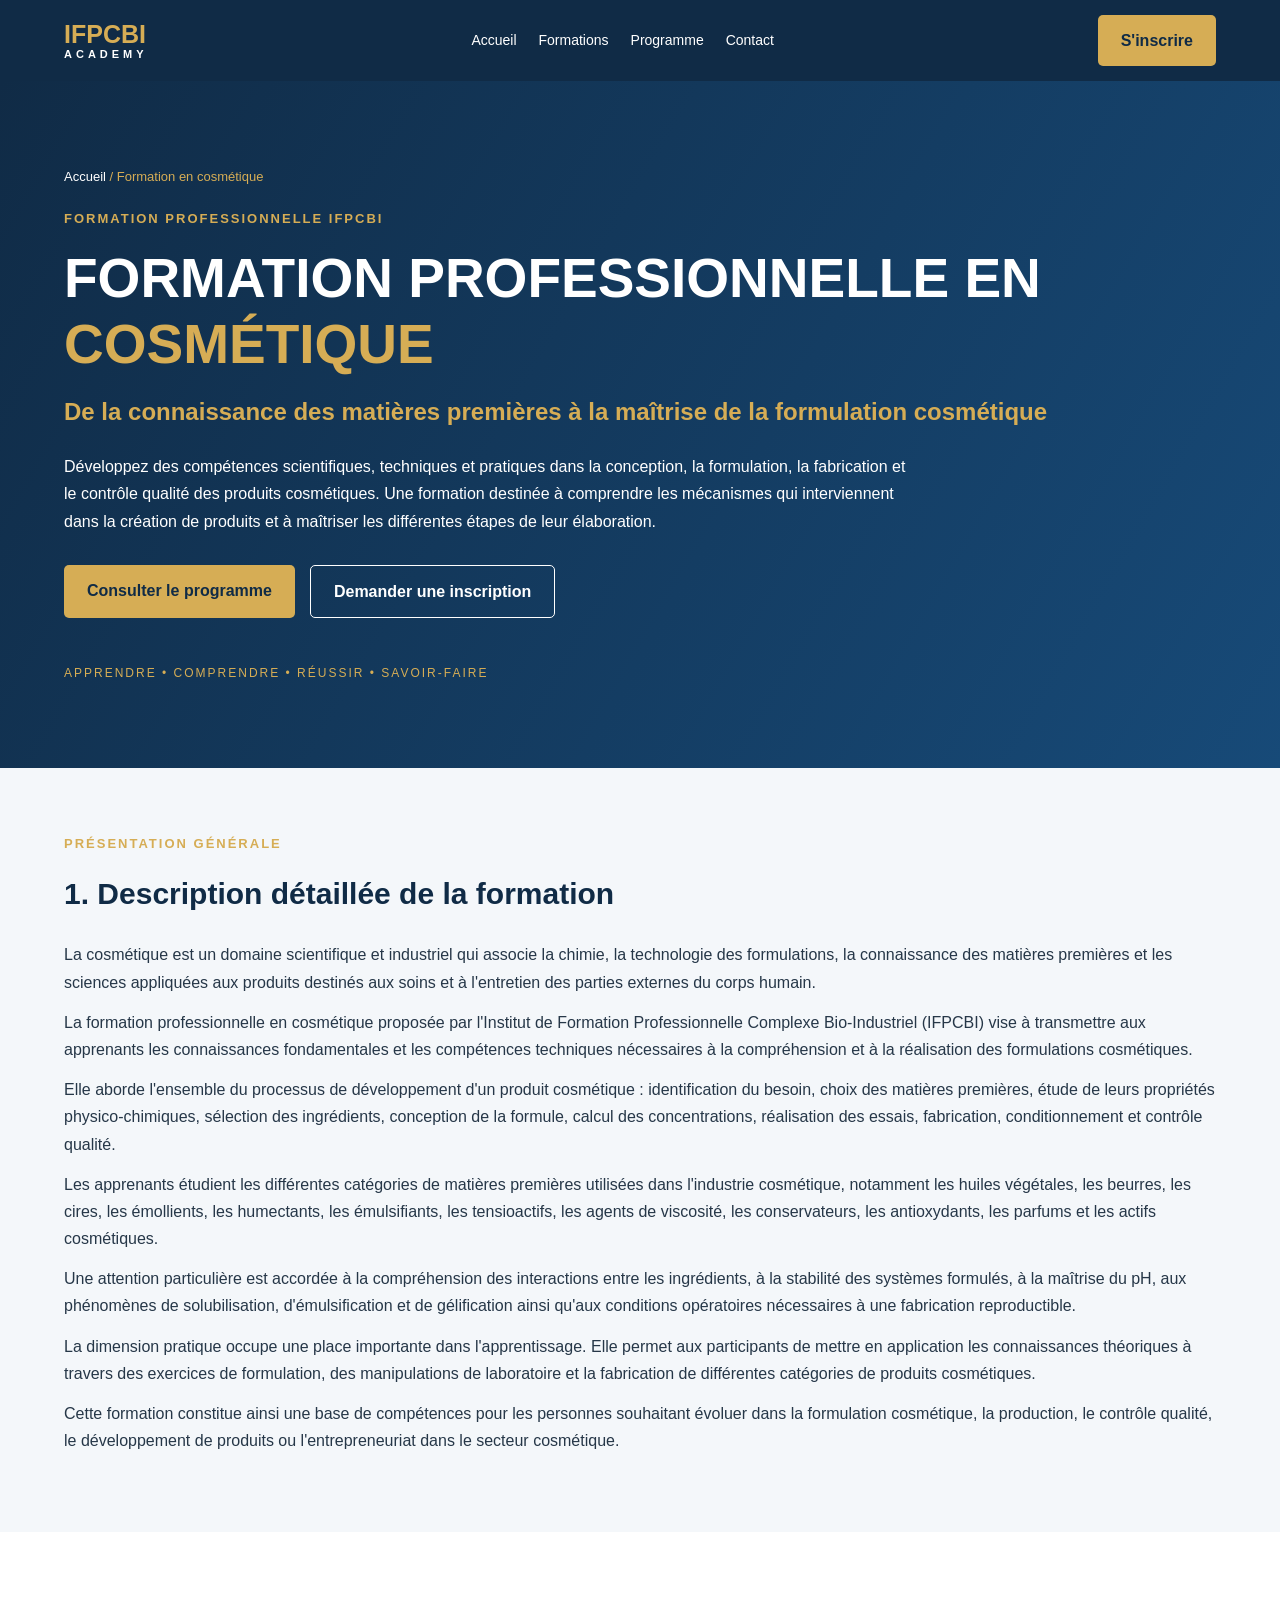
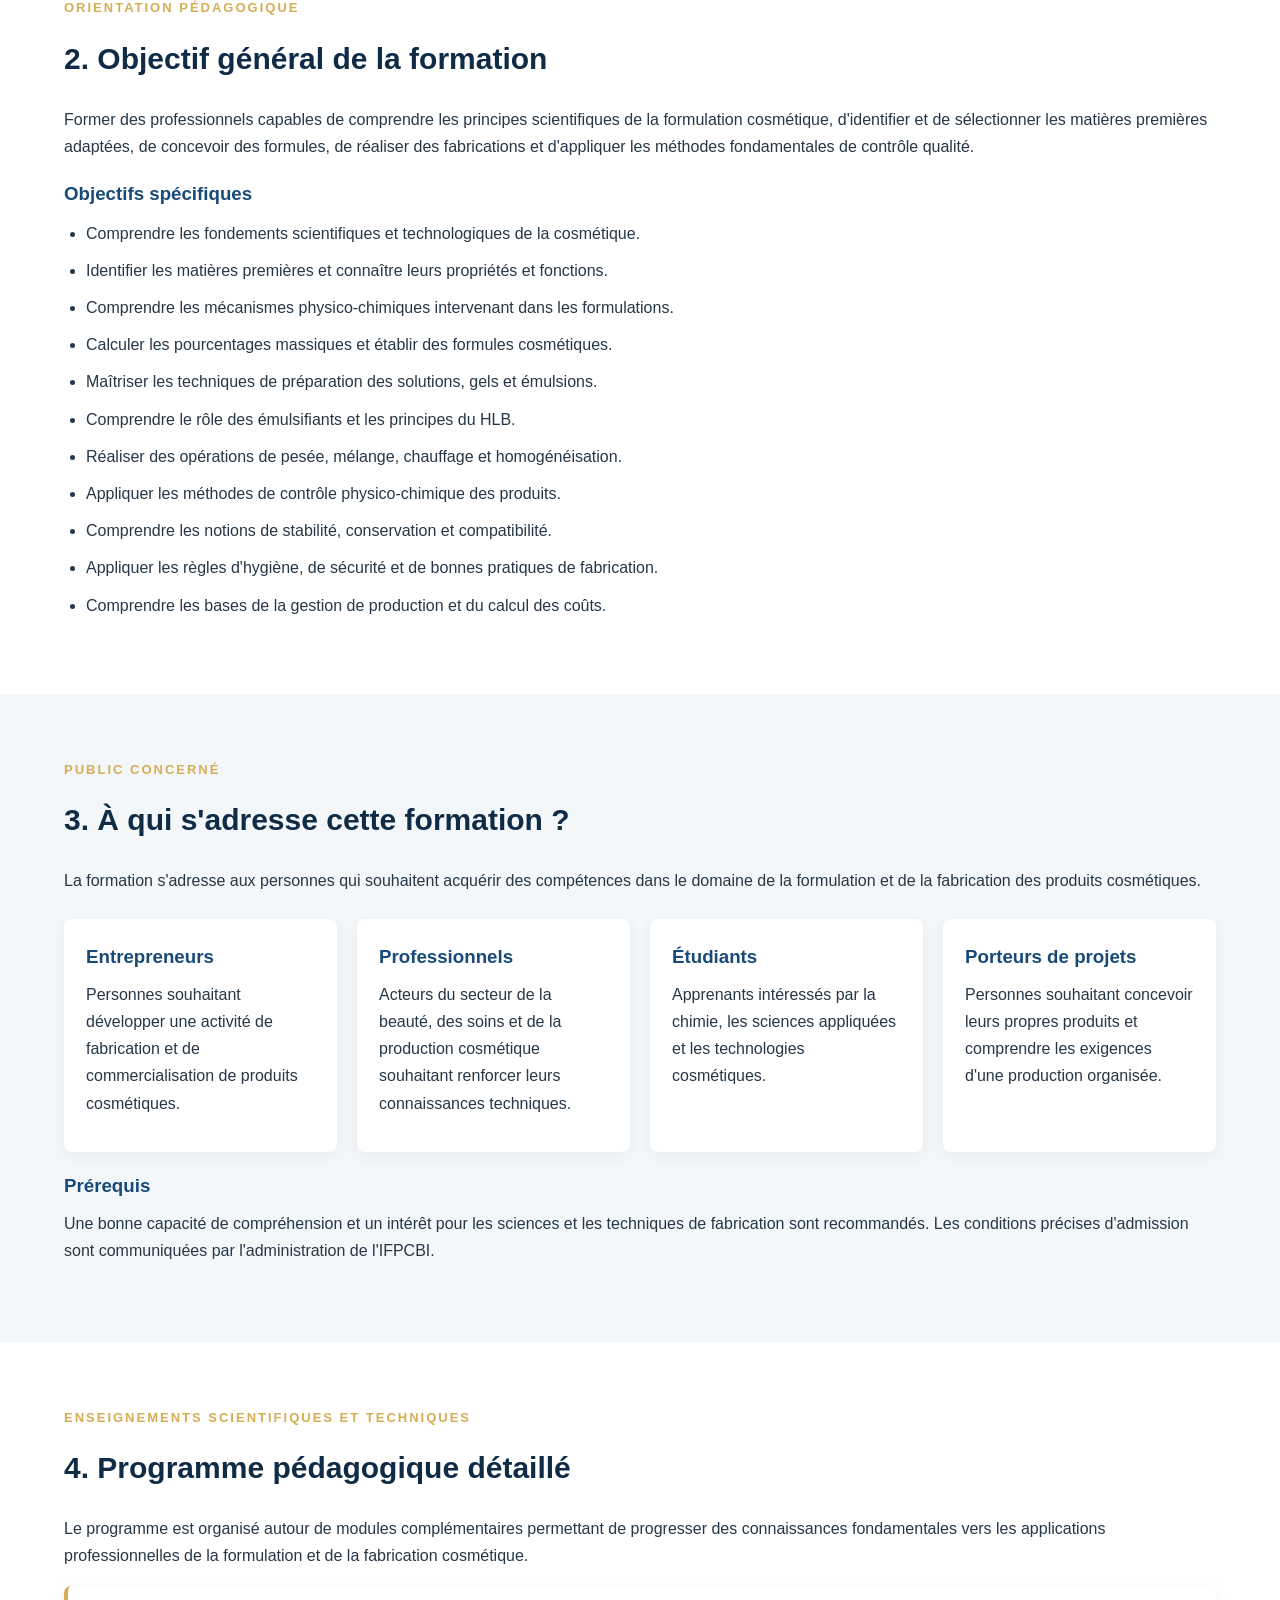
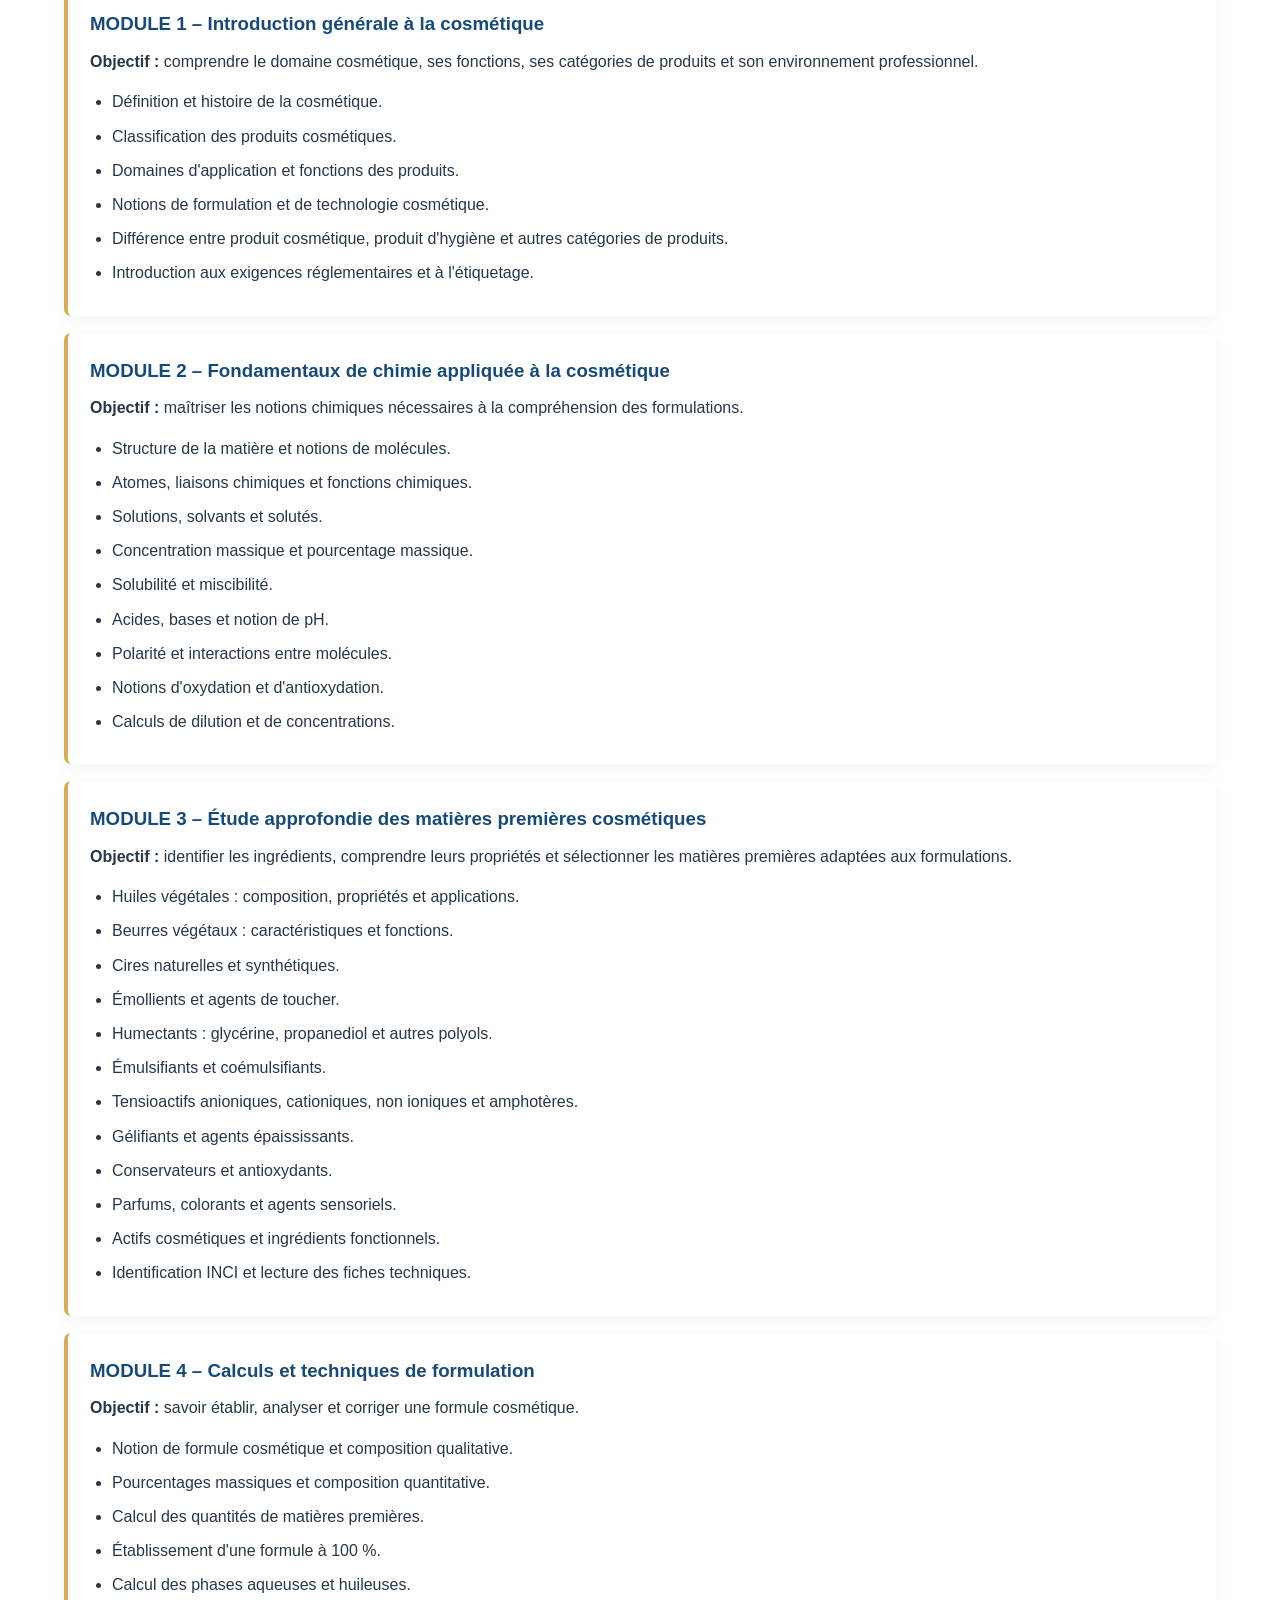
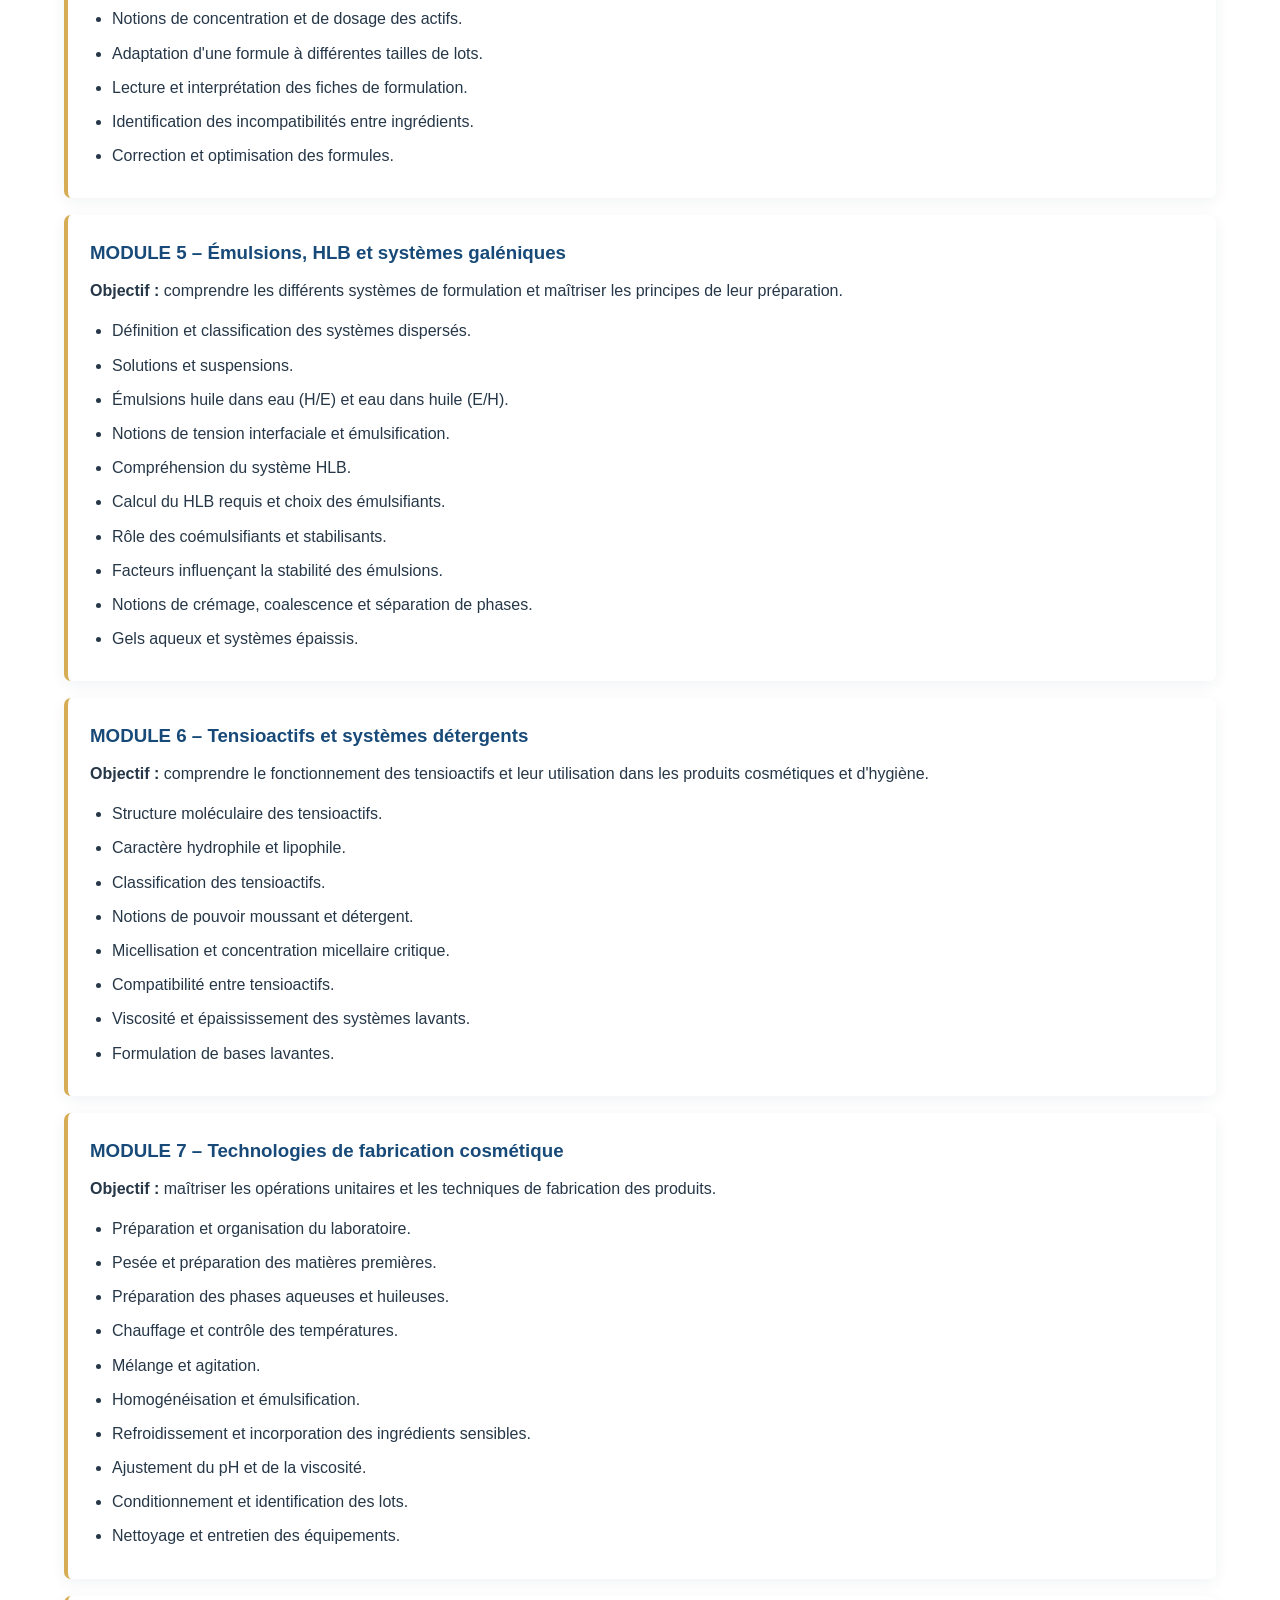
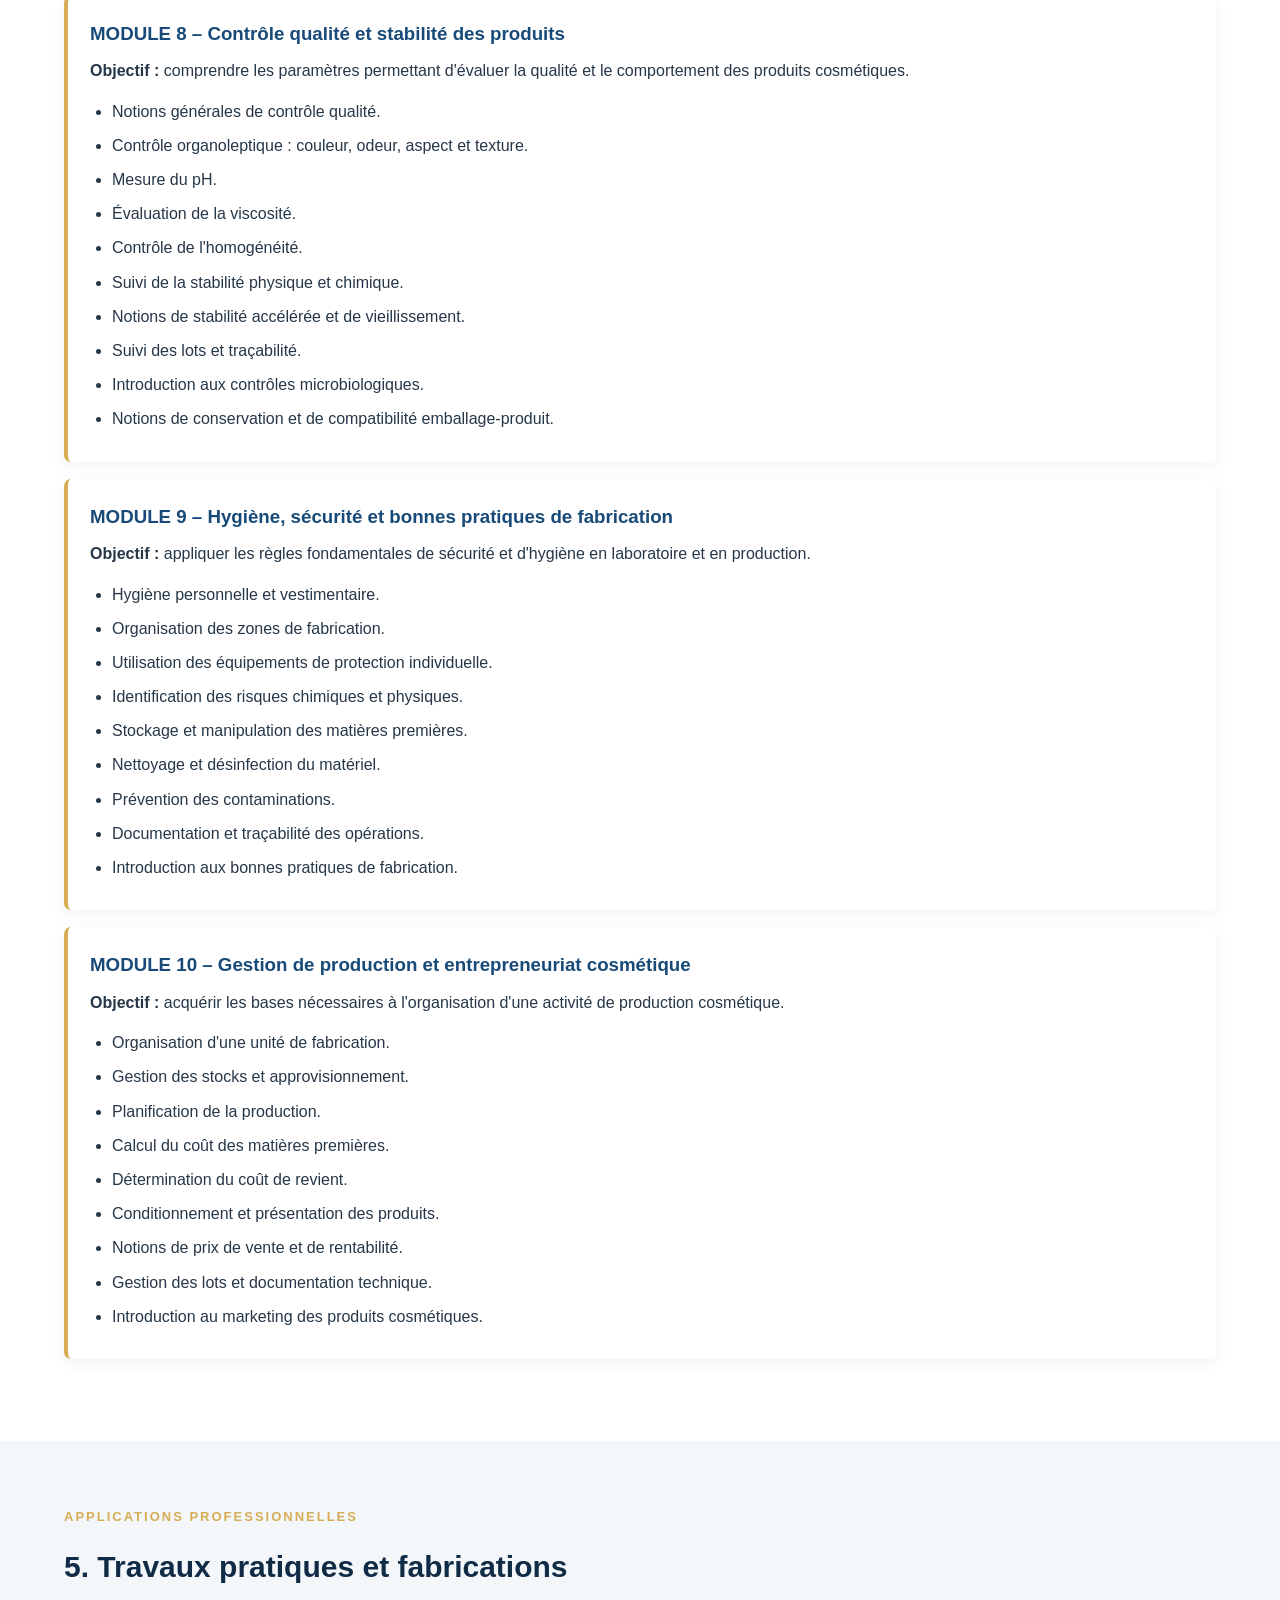
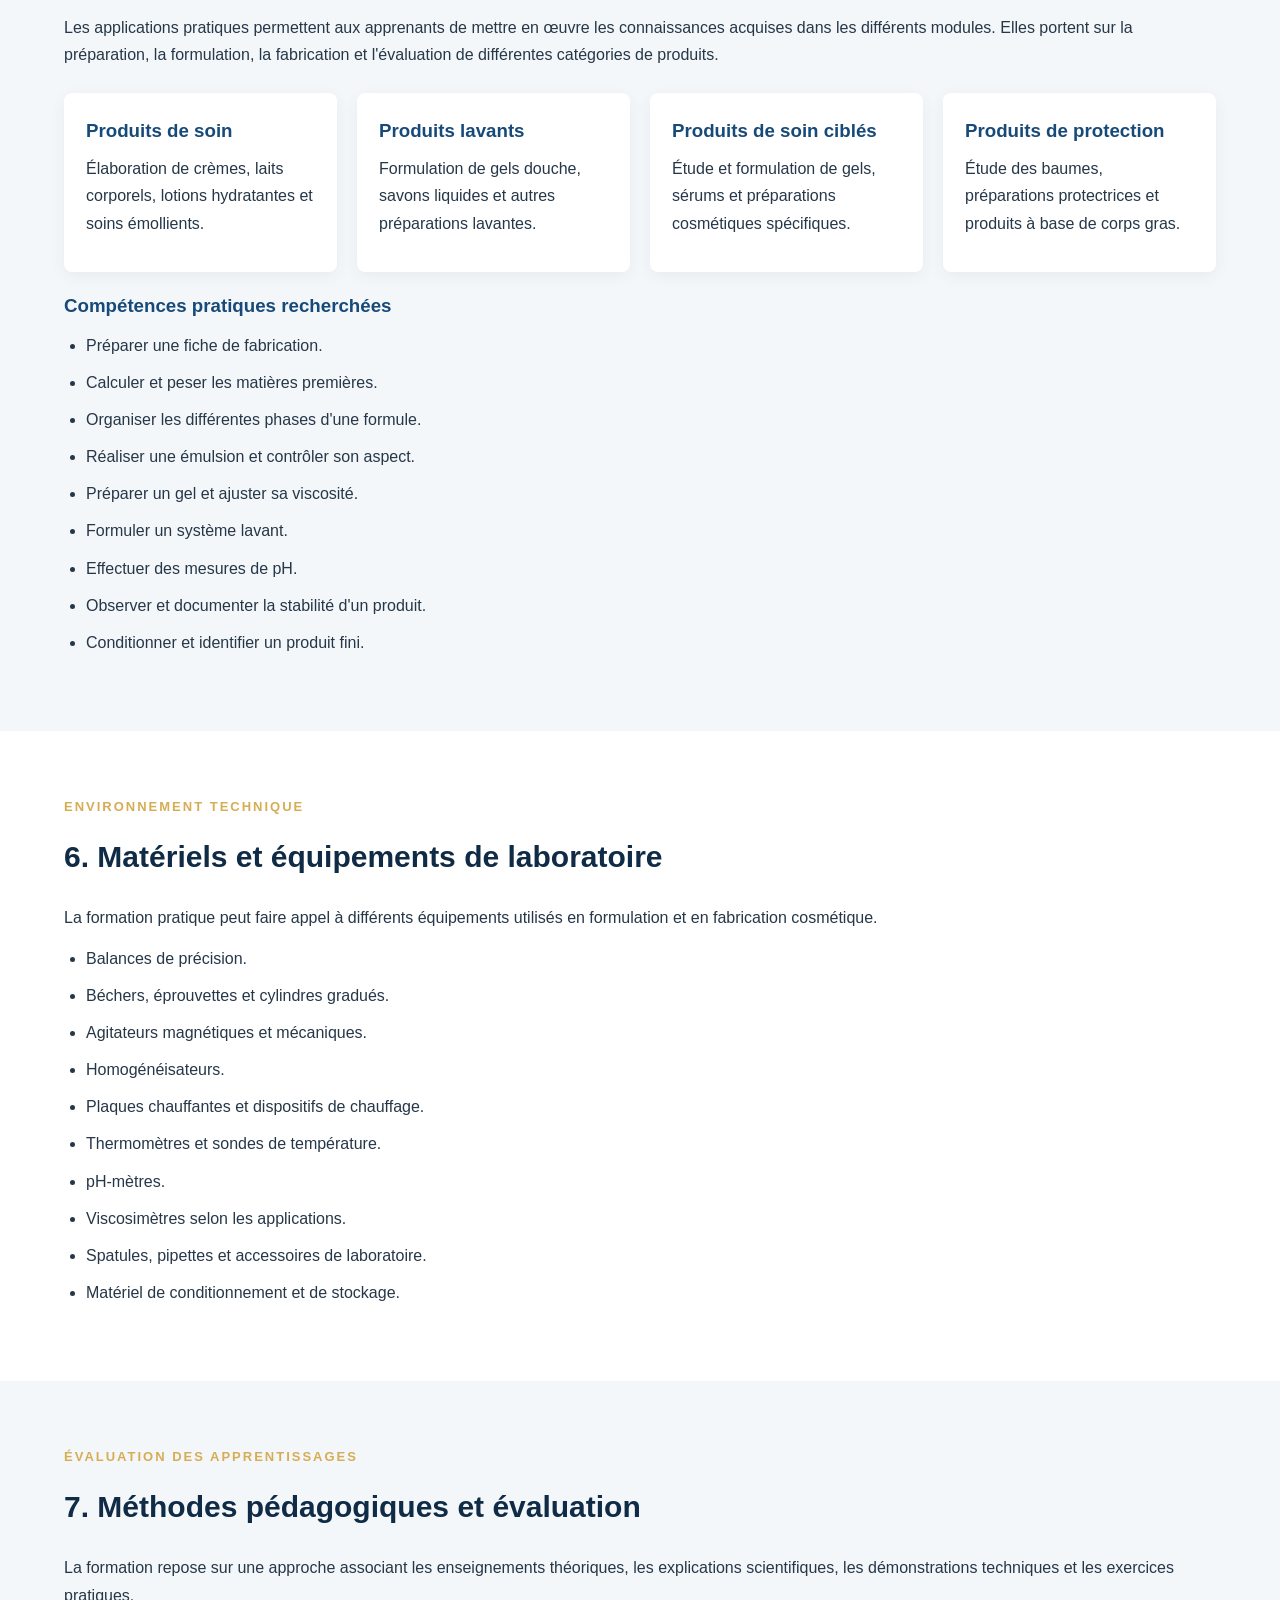
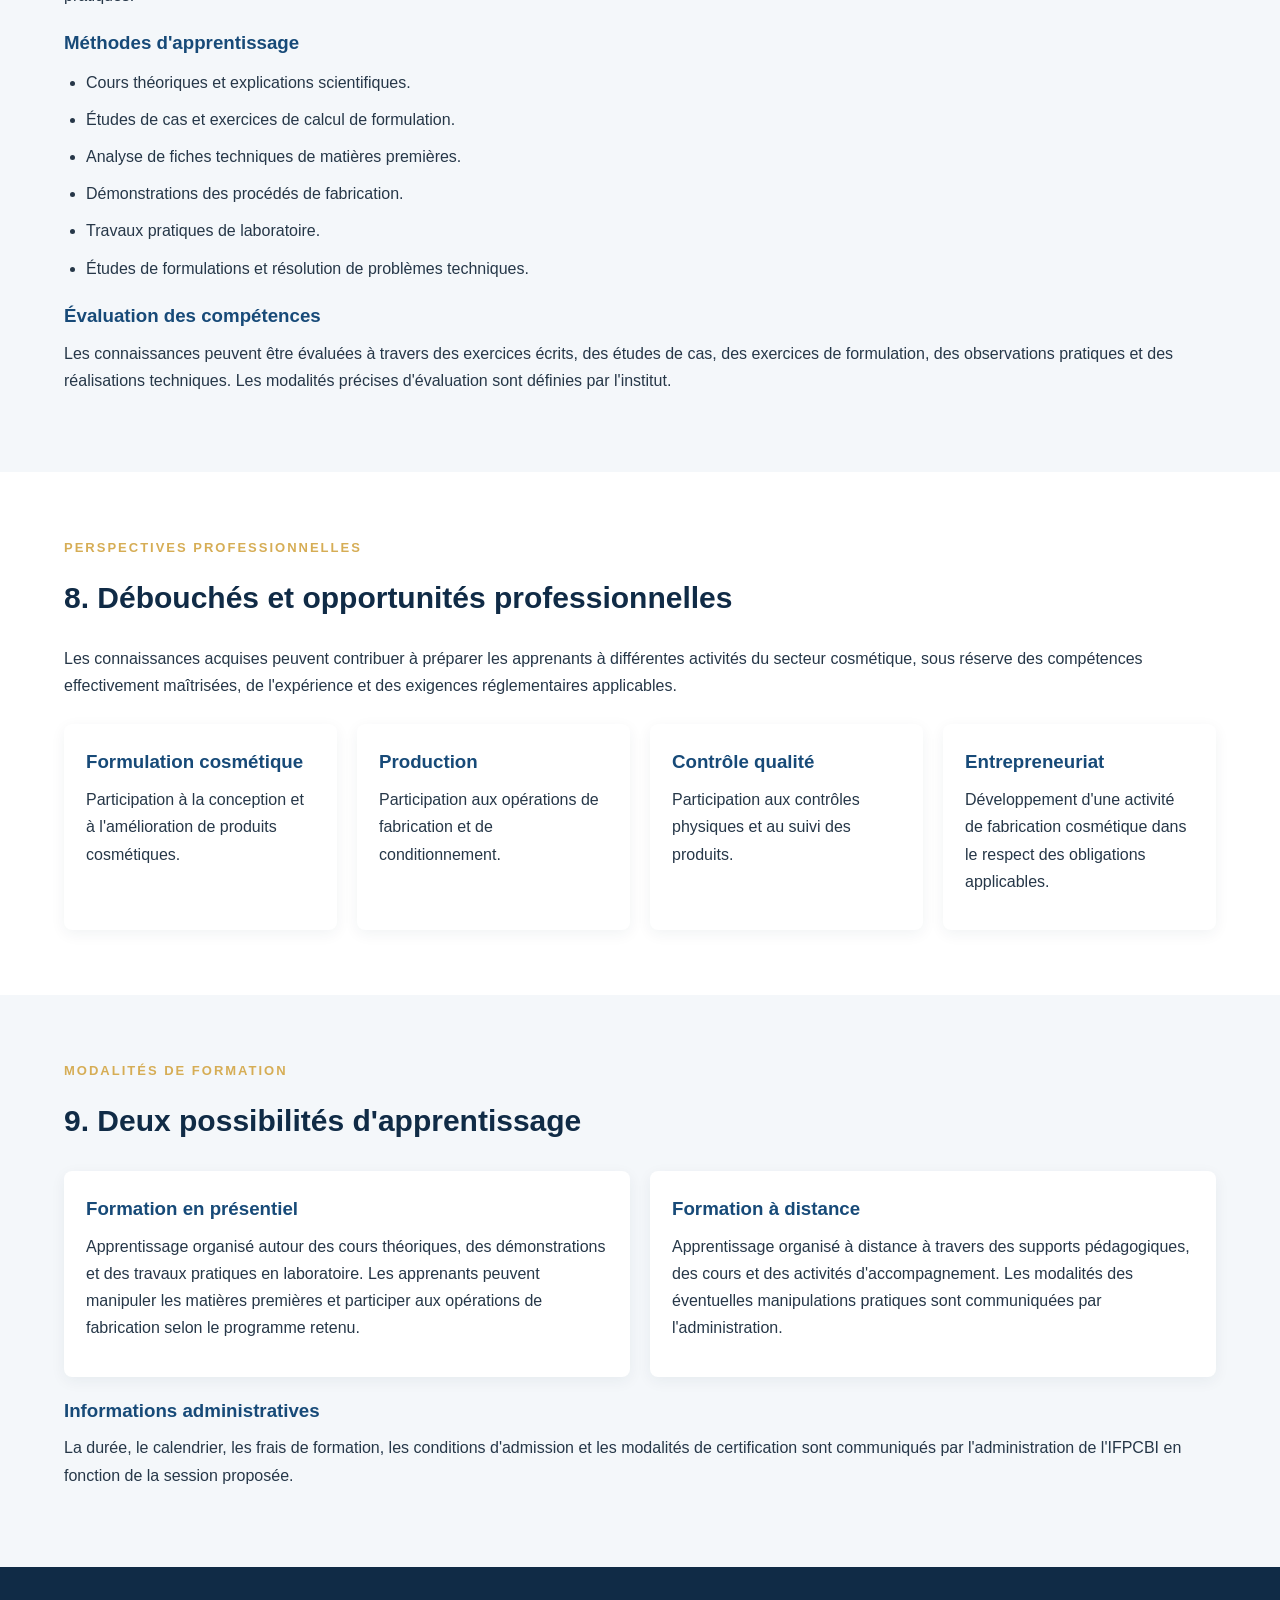
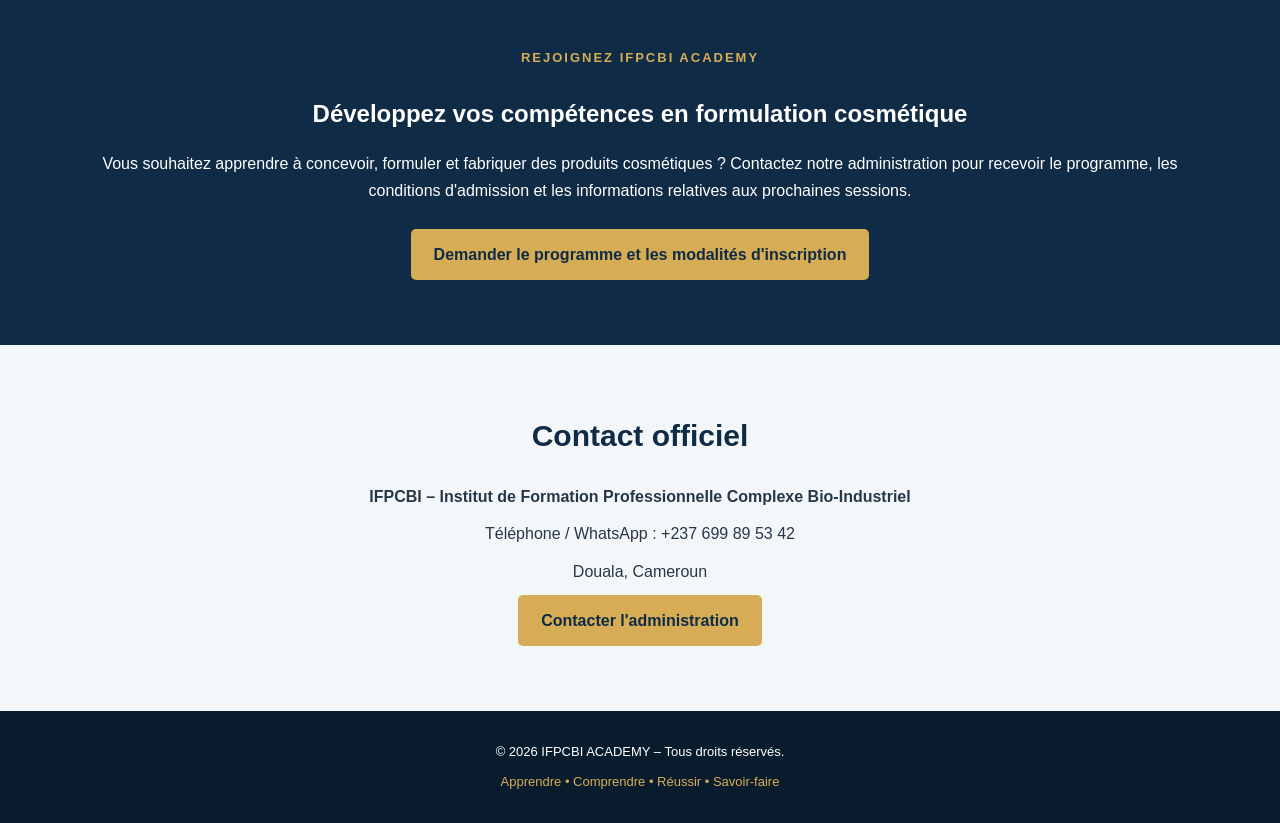
<file: cosmetique.html>
<!DOCTYPE html>
<html lang="fr">

<head>
<meta charset="UTF-8">
<meta name="viewport" content="width=device-width, initial-scale=1.0">

<title>Formation en Formulation Cosmétique à Douala | IFPCBI Academy</title>

<meta name="description" content="Suivez une formation professionnelle en formulation cosmétique à Douala, Cameroun, avec l'IFPCBI. Apprenez la chimie cosmétique, les matières premières, les émulsions, la fabrication et le contrôle qualité en laboratoire.">

<meta name="keywords" content="formation formulation cosmétique Cameroun, formation cosmétique Douala, fabrication produits cosmétiques, apprendre formulation cosmétique, chimie cosmétique, matières premières cosmétiques, laboratoire cosmétique, IFPCBI">

<meta name="author" content="IFPCBI - Institut de Formation Professionnelle Complexe Bio-Industriel">
<meta name="robots" content="index, follow">
<meta name="theme-color" content="#102B46">

<link rel="canonical" href="https://cbicosest-dotcom.github.io/ifpcbi-academy/cosmetique.html">

<meta property="og:type" content="article">
<meta property="og:locale" content="fr_FR">
<meta property="og:site_name" content="IFPCBI Academy">
<meta property="og:title" content="Formation professionnelle en formulation cosmétique | IFPCBI">
<meta property="og:description" content="Maîtrisez la formulation, la fabrication et le contrôle qualité des produits cosmétiques grâce à une formation professionnelle à Douala, Cameroun.">
<meta property="og:url" content="https://cbicosest-dotcom.github.io/ifpcbi-academy/cosmetique.html">

<link rel="stylesheet" href="style.css">

<style>
.detail-hero {
  background: linear-gradient(120deg,#102B46,#174A78);
  color: white;
  padding: 85px 0;
}
.detail-hero h1 {font-size: clamp(35px,5vw,55px);line-height:1.2;margin:15px 0;}
.detail-hero h1 span {color:#D6AD55;}
.detail-hero p {max-width:850px;}
.detail-section {padding:65px 0;}
.detail-section:nth-child(even) {background:#F4F7FA;}
.detail-section h2 {color:#102B46;margin-bottom:22px;font-size:30px;}
.detail-section h3 {color:#174A78;margin:18px 0 8px;}
.detail-section p {margin-bottom:13px;}
.module {
 background:white;
 border-left:4px solid #D6AD55;
 border-radius:7px;
 padding:22px;
 margin:17px 0;
 box-shadow:0 4px 15px rgba(16,43,70,.06);
}
.module h3 {margin-top:0;}
.module ul {padding-left:22px;}
.module li {margin:7px 0;}
.info-grid {
 display:grid;
 grid-template-columns:repeat(auto-fit,minmax(220px,1fr));
 gap:20px;
 margin-top:25px;
}
.info-card {
 background:white;
 border-radius:8px;
 padding:22px;
 box-shadow:0 4px 15px rgba(16,43,70,.06);
}
.info-card h3 {margin-top:0;}
.detail-cta {
 background:#102B46;
 color:white;
 text-align:center;
 padding:65px 20px;
}
.detail-cta h2 {color:white;}
.detail-cta p {margin:15px auto 25px;}
.detail-cta .btn {display:inline-block;}
.breadcrumb {font-size:13px;margin-bottom:20px;color:#D6AD55;}
.breadcrumb a {color:white;}
.detail-list {padding-left:22px;}
.detail-list li {margin:10px 0;}
@media(max-width:600px) {
 .detail-hero {padding:60px 0;}
 .detail-section {padding:45px 0;}
 .detail-section h2 {font-size:25px;}
}
</style>

</head>

<body>

<header class="header">
<div class="container nav">
<a href="index.html" class="logo">
<span>IFPCBI</span>
<small>ACADEMY</small>
</a>
<nav>
<a href="index.html">Accueil</a>
<a href="index.html#formations">Formations</a>
<a href="#programme">Programme</a>
<a href="#contact">Contact</a>
</nav>
<a href="#inscription" class="btn">S'inscrire</a>
</div>
</header>

<main>

<section class="detail-hero">
<div class="container">

<div class="breadcrumb">
<a href="index.html">Accueil</a> / Formation en cosmétique
</div>

<p class="eyebrow">FORMATION PROFESSIONNELLE IFPCBI</p>

<h1>FORMATION PROFESSIONNELLE EN <span>COSMÉTIQUE</span></h1>

<h2 style="color:#D6AD55;margin-bottom:20px;">
De la connaissance des matières premières à la maîtrise de la formulation cosmétique
</h2>

<p>
Développez des compétences scientifiques, techniques et pratiques dans la conception, la formulation, la fabrication et le contrôle qualité des produits cosmétiques. Une formation destinée à comprendre les mécanismes qui interviennent dans la création de produits et à maîtriser les différentes étapes de leur élaboration.
</p>

<div class="hero-buttons" style="margin-top:30px;">
<a href="#programme" class="btn">Consulter le programme</a>
<a href="#inscription" class="btn-outline">Demander une inscription</a>
</div>

<p class="slogan">APPRENDRE • COMPRENDRE • RÉUSSIR • SAVOIR-FAIRE</p>

</div>
</section>

<section class="detail-section">
<div class="container">

<p class="eyebrow">PRÉSENTATION GÉNÉRALE</p>
<h2>1. Description détaillée de la formation</h2>

<p>
La cosmétique est un domaine scientifique et industriel qui associe la chimie, la technologie des formulations, la connaissance des matières premières et les sciences appliquées aux produits destinés aux soins et à l'entretien des parties externes du corps humain.
</p>

<p>
La formation professionnelle en cosmétique proposée par l'Institut de Formation Professionnelle Complexe Bio-Industriel (IFPCBI) vise à transmettre aux apprenants les connaissances fondamentales et les compétences techniques nécessaires à la compréhension et à la réalisation des formulations cosmétiques.
</p>

<p>
Elle aborde l'ensemble du processus de développement d'un produit cosmétique : identification du besoin, choix des matières premières, étude de leurs propriétés physico-chimiques, sélection des ingrédients, conception de la formule, calcul des concentrations, réalisation des essais, fabrication, conditionnement et contrôle qualité.
</p>

<p>
Les apprenants étudient les différentes catégories de matières premières utilisées dans l'industrie cosmétique, notamment les huiles végétales, les beurres, les cires, les émollients, les humectants, les émulsifiants, les tensioactifs, les agents de viscosité, les conservateurs, les antioxydants, les parfums et les actifs cosmétiques.
</p>

<p>
Une attention particulière est accordée à la compréhension des interactions entre les ingrédients, à la stabilité des systèmes formulés, à la maîtrise du pH, aux phénomènes de solubilisation, d'émulsification et de gélification ainsi qu'aux conditions opératoires nécessaires à une fabrication reproductible.
</p>

<p>
La dimension pratique occupe une place importante dans l'apprentissage. Elle permet aux participants de mettre en application les connaissances théoriques à travers des exercices de formulation, des manipulations de laboratoire et la fabrication de différentes catégories de produits cosmétiques.
</p>

<p>
Cette formation constitue ainsi une base de compétences pour les personnes souhaitant évoluer dans la formulation cosmétique, la production, le contrôle qualité, le développement de produits ou l'entrepreneuriat dans le secteur cosmétique.
</p>

</div>
</section>

<section class="detail-section">
<div class="container">

<p class="eyebrow">ORIENTATION PÉDAGOGIQUE</p>
<h2>2. Objectif général de la formation</h2>

<p>
Former des professionnels capables de comprendre les principes scientifiques de la formulation cosmétique, d'identifier et de sélectionner les matières premières adaptées, de concevoir des formules, de réaliser des fabrications et d'appliquer les méthodes fondamentales de contrôle qualité.
</p>

<h3>Objectifs spécifiques</h3>

<ul class="detail-list">
<li>Comprendre les fondements scientifiques et technologiques de la cosmétique.</li>
<li>Identifier les matières premières et connaître leurs propriétés et fonctions.</li>
<li>Comprendre les mécanismes physico-chimiques intervenant dans les formulations.</li>
<li>Calculer les pourcentages massiques et établir des formules cosmétiques.</li>
<li>Maîtriser les techniques de préparation des solutions, gels et émulsions.</li>
<li>Comprendre le rôle des émulsifiants et les principes du HLB.</li>
<li>Réaliser des opérations de pesée, mélange, chauffage et homogénéisation.</li>
<li>Appliquer les méthodes de contrôle physico-chimique des produits.</li>
<li>Comprendre les notions de stabilité, conservation et compatibilité.</li>
<li>Appliquer les règles d'hygiène, de sécurité et de bonnes pratiques de fabrication.</li>
<li>Comprendre les bases de la gestion de production et du calcul des coûts.</li>
</ul>

</div>
</section>

<section class="detail-section">
<div class="container">

<p class="eyebrow">PUBLIC CONCERNÉ</p>
<h2>3. À qui s'adresse cette formation ?</h2>

<p>
La formation s'adresse aux personnes qui souhaitent acquérir des compétences dans le domaine de la formulation et de la fabrication des produits cosmétiques.
</p>

<div class="info-grid">
<div class="info-card">
<h3>Entrepreneurs</h3>
<p>Personnes souhaitant développer une activité de fabrication et de commercialisation de produits cosmétiques.</p>
</div>
<div class="info-card">
<h3>Professionnels</h3>
<p>Acteurs du secteur de la beauté, des soins et de la production cosmétique souhaitant renforcer leurs connaissances techniques.</p>
</div>
<div class="info-card">
<h3>Étudiants</h3>
<p>Apprenants intéressés par la chimie, les sciences appliquées et les technologies cosmétiques.</p>
</div>
<div class="info-card">
<h3>Porteurs de projets</h3>
<p>Personnes souhaitant concevoir leurs propres produits et comprendre les exigences d'une production organisée.</p>
</div>
</div>

<h3>Prérequis</h3>
<p>
Une bonne capacité de compréhension et un intérêt pour les sciences et les techniques de fabrication sont recommandés. Les conditions précises d'admission sont communiquées par l'administration de l'IFPCBI.
</p>

</div>
</section>

<section class="detail-section" id="programme">
<div class="container">

<p class="eyebrow">ENSEIGNEMENTS SCIENTIFIQUES ET TECHNIQUES</p>
<h2>4. Programme pédagogique détaillé</h2>

<p>
Le programme est organisé autour de modules complémentaires permettant de progresser des connaissances fondamentales vers les applications professionnelles de la formulation et de la fabrication cosmétique.
</p>

<div class="module">
<h3>MODULE 1 – Introduction générale à la cosmétique</h3>
<p><strong>Objectif :</strong> comprendre le domaine cosmétique, ses fonctions, ses catégories de produits et son environnement professionnel.</p>
<ul>
<li>Définition et histoire de la cosmétique.</li>
<li>Classification des produits cosmétiques.</li>
<li>Domaines d'application et fonctions des produits.</li>
<li>Notions de formulation et de technologie cosmétique.</li>
<li>Différence entre produit cosmétique, produit d'hygiène et autres catégories de produits.</li>
<li>Introduction aux exigences réglementaires et à l'étiquetage.</li>
</ul>
</div>

<div class="module">
<h3>MODULE 2 – Fondamentaux de chimie appliquée à la cosmétique</h3>
<p><strong>Objectif :</strong> maîtriser les notions chimiques nécessaires à la compréhension des formulations.</p>
<ul>
<li>Structure de la matière et notions de molécules.</li>
<li>Atomes, liaisons chimiques et fonctions chimiques.</li>
<li>Solutions, solvants et solutés.</li>
<li>Concentration massique et pourcentage massique.</li>
<li>Solubilité et miscibilité.</li>
<li>Acides, bases et notion de pH.</li>
<li>Polarité et interactions entre molécules.</li>
<li>Notions d'oxydation et d'antioxydation.</li>
<li>Calculs de dilution et de concentrations.</li>
</ul>
</div>

<div class="module">
<h3>MODULE 3 – Étude approfondie des matières premières cosmétiques</h3>
<p><strong>Objectif :</strong> identifier les ingrédients, comprendre leurs propriétés et sélectionner les matières premières adaptées aux formulations.</p>
<ul>
<li>Huiles végétales : composition, propriétés et applications.</li>
<li>Beurres végétaux : caractéristiques et fonctions.</li>
<li>Cires naturelles et synthétiques.</li>
<li>Émollients et agents de toucher.</li>
<li>Humectants : glycérine, propanediol et autres polyols.</li>
<li>Émulsifiants et coémulsifiants.</li>
<li>Tensioactifs anioniques, cationiques, non ioniques et amphotères.</li>
<li>Gélifiants et agents épaississants.</li>
<li>Conservateurs et antioxydants.</li>
<li>Parfums, colorants et agents sensoriels.</li>
<li>Actifs cosmétiques et ingrédients fonctionnels.</li>
<li>Identification INCI et lecture des fiches techniques.</li>
</ul>
</div>

<div class="module">
<h3>MODULE 4 – Calculs et techniques de formulation</h3>
<p><strong>Objectif :</strong> savoir établir, analyser et corriger une formule cosmétique.</p>
<ul>
<li>Notion de formule cosmétique et composition qualitative.</li>
<li>Pourcentages massiques et composition quantitative.</li>
<li>Calcul des quantités de matières premières.</li>
<li>Établissement d'une formule à 100 %.</li>
<li>Calcul des phases aqueuses et huileuses.</li>
<li>Notions de concentration et de dosage des actifs.</li>
<li>Adaptation d'une formule à différentes tailles de lots.</li>
<li>Lecture et interprétation des fiches de formulation.</li>
<li>Identification des incompatibilités entre ingrédients.</li>
<li>Correction et optimisation des formules.</li>
</ul>
</div>

<div class="module">
<h3>MODULE 5 – Émulsions, HLB et systèmes galéniques</h3>
<p><strong>Objectif :</strong> comprendre les différents systèmes de formulation et maîtriser les principes de leur préparation.</p>
<ul>
<li>Définition et classification des systèmes dispersés.</li>
<li>Solutions et suspensions.</li>
<li>Émulsions huile dans eau (H/E) et eau dans huile (E/H).</li>
<li>Notions de tension interfaciale et émulsification.</li>
<li>Compréhension du système HLB.</li>
<li>Calcul du HLB requis et choix des émulsifiants.</li>
<li>Rôle des coémulsifiants et stabilisants.</li>
<li>Facteurs influençant la stabilité des émulsions.</li>
<li>Notions de crémage, coalescence et séparation de phases.</li>
<li>Gels aqueux et systèmes épaissis.</li>
</ul>
</div>

<div class="module">
<h3>MODULE 6 – Tensioactifs et systèmes détergents</h3>
<p><strong>Objectif :</strong> comprendre le fonctionnement des tensioactifs et leur utilisation dans les produits cosmétiques et d'hygiène.</p>
<ul>
<li>Structure moléculaire des tensioactifs.</li>
<li>Caractère hydrophile et lipophile.</li>
<li>Classification des tensioactifs.</li>
<li>Notions de pouvoir moussant et détergent.</li>
<li>Micellisation et concentration micellaire critique.</li>
<li>Compatibilité entre tensioactifs.</li>
<li>Viscosité et épaississement des systèmes lavants.</li>
<li>Formulation de bases lavantes.</li>
</ul>
</div>

<div class="module">
<h3>MODULE 7 – Technologies de fabrication cosmétique</h3>
<p><strong>Objectif :</strong> maîtriser les opérations unitaires et les techniques de fabrication des produits.</p>
<ul>
<li>Préparation et organisation du laboratoire.</li>
<li>Pesée et préparation des matières premières.</li>
<li>Préparation des phases aqueuses et huileuses.</li>
<li>Chauffage et contrôle des températures.</li>
<li>Mélange et agitation.</li>
<li>Homogénéisation et émulsification.</li>
<li>Refroidissement et incorporation des ingrédients sensibles.</li>
<li>Ajustement du pH et de la viscosité.</li>
<li>Conditionnement et identification des lots.</li>
<li>Nettoyage et entretien des équipements.</li>
</ul>
</div>

<div class="module">
<h3>MODULE 8 – Contrôle qualité et stabilité des produits</h3>
<p><strong>Objectif :</strong> comprendre les paramètres permettant d'évaluer la qualité et le comportement des produits cosmétiques.</p>
<ul>
<li>Notions générales de contrôle qualité.</li>
<li>Contrôle organoleptique : couleur, odeur, aspect et texture.</li>
<li>Mesure du pH.</li>
<li>Évaluation de la viscosité.</li>
<li>Contrôle de l'homogénéité.</li>
<li>Suivi de la stabilité physique et chimique.</li>
<li>Notions de stabilité accélérée et de vieillissement.</li>
<li>Suivi des lots et traçabilité.</li>
<li>Introduction aux contrôles microbiologiques.</li>
<li>Notions de conservation et de compatibilité emballage-produit.</li>
</ul>
</div>

<div class="module">
<h3>MODULE 9 – Hygiène, sécurité et bonnes pratiques de fabrication</h3>
<p><strong>Objectif :</strong> appliquer les règles fondamentales de sécurité et d'hygiène en laboratoire et en production.</p>
<ul>
<li>Hygiène personnelle et vestimentaire.</li>
<li>Organisation des zones de fabrication.</li>
<li>Utilisation des équipements de protection individuelle.</li>
<li>Identification des risques chimiques et physiques.</li>
<li>Stockage et manipulation des matières premières.</li>
<li>Nettoyage et désinfection du matériel.</li>
<li>Prévention des contaminations.</li>
<li>Documentation et traçabilité des opérations.</li>
<li>Introduction aux bonnes pratiques de fabrication.</li>
</ul>
</div>

<div class="module">
<h3>MODULE 10 – Gestion de production et entrepreneuriat cosmétique</h3>
<p><strong>Objectif :</strong> acquérir les bases nécessaires à l'organisation d'une activité de production cosmétique.</p>
<ul>
<li>Organisation d'une unité de fabrication.</li>
<li>Gestion des stocks et approvisionnement.</li>
<li>Planification de la production.</li>
<li>Calcul du coût des matières premières.</li>
<li>Détermination du coût de revient.</li>
<li>Conditionnement et présentation des produits.</li>
<li>Notions de prix de vente et de rentabilité.</li>
<li>Gestion des lots et documentation technique.</li>
<li>Introduction au marketing des produits cosmétiques.</li>
</ul>
</div>

</div>
</section>

<section class="detail-section">
<div class="container">

<p class="eyebrow">APPLICATIONS PROFESSIONNELLES</p>
<h2>5. Travaux pratiques et fabrications</h2>

<p>
Les applications pratiques permettent aux apprenants de mettre en œuvre les connaissances acquises dans les différents modules. Elles portent sur la préparation, la formulation, la fabrication et l'évaluation de différentes catégories de produits.
</p>

<div class="info-grid">
<div class="info-card">
<h3>Produits de soin</h3>
<p>Élaboration de crèmes, laits corporels, lotions hydratantes et soins émollients.</p>
</div>
<div class="info-card">
<h3>Produits lavants</h3>
<p>Formulation de gels douche, savons liquides et autres préparations lavantes.</p>
</div>
<div class="info-card">
<h3>Produits de soin ciblés</h3>
<p>Étude et formulation de gels, sérums et préparations cosmétiques spécifiques.</p>
</div>
<div class="info-card">
<h3>Produits de protection</h3>
<p>Étude des baumes, préparations protectrices et produits à base de corps gras.</p>
</div>
</div>

<h3>Compétences pratiques recherchées</h3>
<ul class="detail-list">
<li>Préparer une fiche de fabrication.</li>
<li>Calculer et peser les matières premières.</li>
<li>Organiser les différentes phases d'une formule.</li>
<li>Réaliser une émulsion et contrôler son aspect.</li>
<li>Préparer un gel et ajuster sa viscosité.</li>
<li>Formuler un système lavant.</li>
<li>Effectuer des mesures de pH.</li>
<li>Observer et documenter la stabilité d'un produit.</li>
<li>Conditionner et identifier un produit fini.</li>
</ul>

</div>
</section>

<section class="detail-section">
<div class="container">

<p class="eyebrow">ENVIRONNEMENT TECHNIQUE</p>
<h2>6. Matériels et équipements de laboratoire</h2>

<p>
La formation pratique peut faire appel à différents équipements utilisés en formulation et en fabrication cosmétique.
</p>

<ul class="detail-list">
<li>Balances de précision.</li>
<li>Béchers, éprouvettes et cylindres gradués.</li>
<li>Agitateurs magnétiques et mécaniques.</li>
<li>Homogénéisateurs.</li>
<li>Plaques chauffantes et dispositifs de chauffage.</li>
<li>Thermomètres et sondes de température.</li>
<li>pH-mètres.</li>
<li>Viscosimètres selon les applications.</li>
<li>Spatules, pipettes et accessoires de laboratoire.</li>
<li>Matériel de conditionnement et de stockage.</li>
</ul>

</div>
</section>

<section class="detail-section">
<div class="container">

<p class="eyebrow">ÉVALUATION DES APPRENTISSAGES</p>
<h2>7. Méthodes pédagogiques et évaluation</h2>

<p>
La formation repose sur une approche associant les enseignements théoriques, les explications scientifiques, les démonstrations techniques et les exercices pratiques.
</p>

<h3>Méthodes d'apprentissage</h3>
<ul class="detail-list">
<li>Cours théoriques et explications scientifiques.</li>
<li>Études de cas et exercices de calcul de formulation.</li>
<li>Analyse de fiches techniques de matières premières.</li>
<li>Démonstrations des procédés de fabrication.</li>
<li>Travaux pratiques de laboratoire.</li>
<li>Études de formulations et résolution de problèmes techniques.</li>
</ul>

<h3>Évaluation des compétences</h3>
<p>
Les connaissances peuvent être évaluées à travers des exercices écrits, des études de cas, des exercices de formulation, des observations pratiques et des réalisations techniques. Les modalités précises d'évaluation sont définies par l'institut.
</p>

</div>
</section>

<section class="detail-section">
<div class="container">

<p class="eyebrow">PERSPECTIVES PROFESSIONNELLES</p>
<h2>8. Débouchés et opportunités professionnelles</h2>

<p>
Les connaissances acquises peuvent contribuer à préparer les apprenants à différentes activités du secteur cosmétique, sous réserve des compétences effectivement maîtrisées, de l'expérience et des exigences réglementaires applicables.
</p>

<div class="info-grid">
<div class="info-card">
<h3>Formulation cosmétique</h3>
<p>Participation à la conception et à l'amélioration de produits cosmétiques.</p>
</div>
<div class="info-card">
<h3>Production</h3>
<p>Participation aux opérations de fabrication et de conditionnement.</p>
</div>
<div class="info-card">
<h3>Contrôle qualité</h3>
<p>Participation aux contrôles physiques et au suivi des produits.</p>
</div>
<div class="info-card">
<h3>Entrepreneuriat</h3>
<p>Développement d'une activité de fabrication cosmétique dans le respect des obligations applicables.</p>
</div>
</div>

</div>
</section>

<section class="detail-section">
<div class="container">

<p class="eyebrow">MODALITÉS DE FORMATION</p>
<h2>9. Deux possibilités d'apprentissage</h2>

<div class="info-grid">
<div class="info-card">
<h3>Formation en présentiel</h3>
<p>
Apprentissage organisé autour des cours théoriques, des démonstrations et des travaux pratiques en laboratoire. Les apprenants peuvent manipuler les matières premières et participer aux opérations de fabrication selon le programme retenu.
</p>
</div>

<div class="info-card">
<h3>Formation à distance</h3>
<p>
Apprentissage organisé à distance à travers des supports pédagogiques, des cours et des activités d'accompagnement. Les modalités des éventuelles manipulations pratiques sont communiquées par l'administration.
</p>
</div>
</div>

<h3>Informations administratives</h3>
<p>
La durée, le calendrier, les frais de formation, les conditions d'admission et les modalités de certification sont communiqués par l'administration de l'IFPCBI en fonction de la session proposée.
</p>

</div>
</section>

<section class="detail-cta" id="inscription">
<div class="container">

<p class="eyebrow">REJOIGNEZ IFPCBI ACADEMY</p>

<h2>Développez vos compétences en formulation cosmétique</h2>

<p>
Vous souhaitez apprendre à concevoir, formuler et fabriquer des produits cosmétiques ? Contactez notre administration pour recevoir le programme, les conditions d'admission et les informations relatives aux prochaines sessions.
</p>

<a class="btn" href="https://wa.me/237699895342?text=Bonjour%20IFPCBI%2C%20je%20souhaite%20recevoir%20le%20programme%20complet%20de%20la%20formation%20professionnelle%20en%20cosm%C3%A9tique.">
Demander le programme et les modalités d'inscription
</a>

</div>
</section>

<section class="detail-section" id="contact">
<div class="container">

<h2>Contact officiel</h2>

<p><strong>IFPCBI – Institut de Formation Professionnelle Complexe Bio-Industriel</strong></p>
<p>Téléphone / WhatsApp : +237 699 89 53 42</p>
<p>Douala, Cameroun</p>

<a href="https://wa.me/237699895342" class="btn">Contacter l'administration</a>

</div>
</section>

</main>

<footer>
<p>© 2026 IFPCBI ACADEMY – Tous droits réservés.</p>
<p>Apprendre • Comprendre • Réussir • Savoir-faire</p>
</footer>

<script src="app.js"></script>

</body>
</html>
</file>
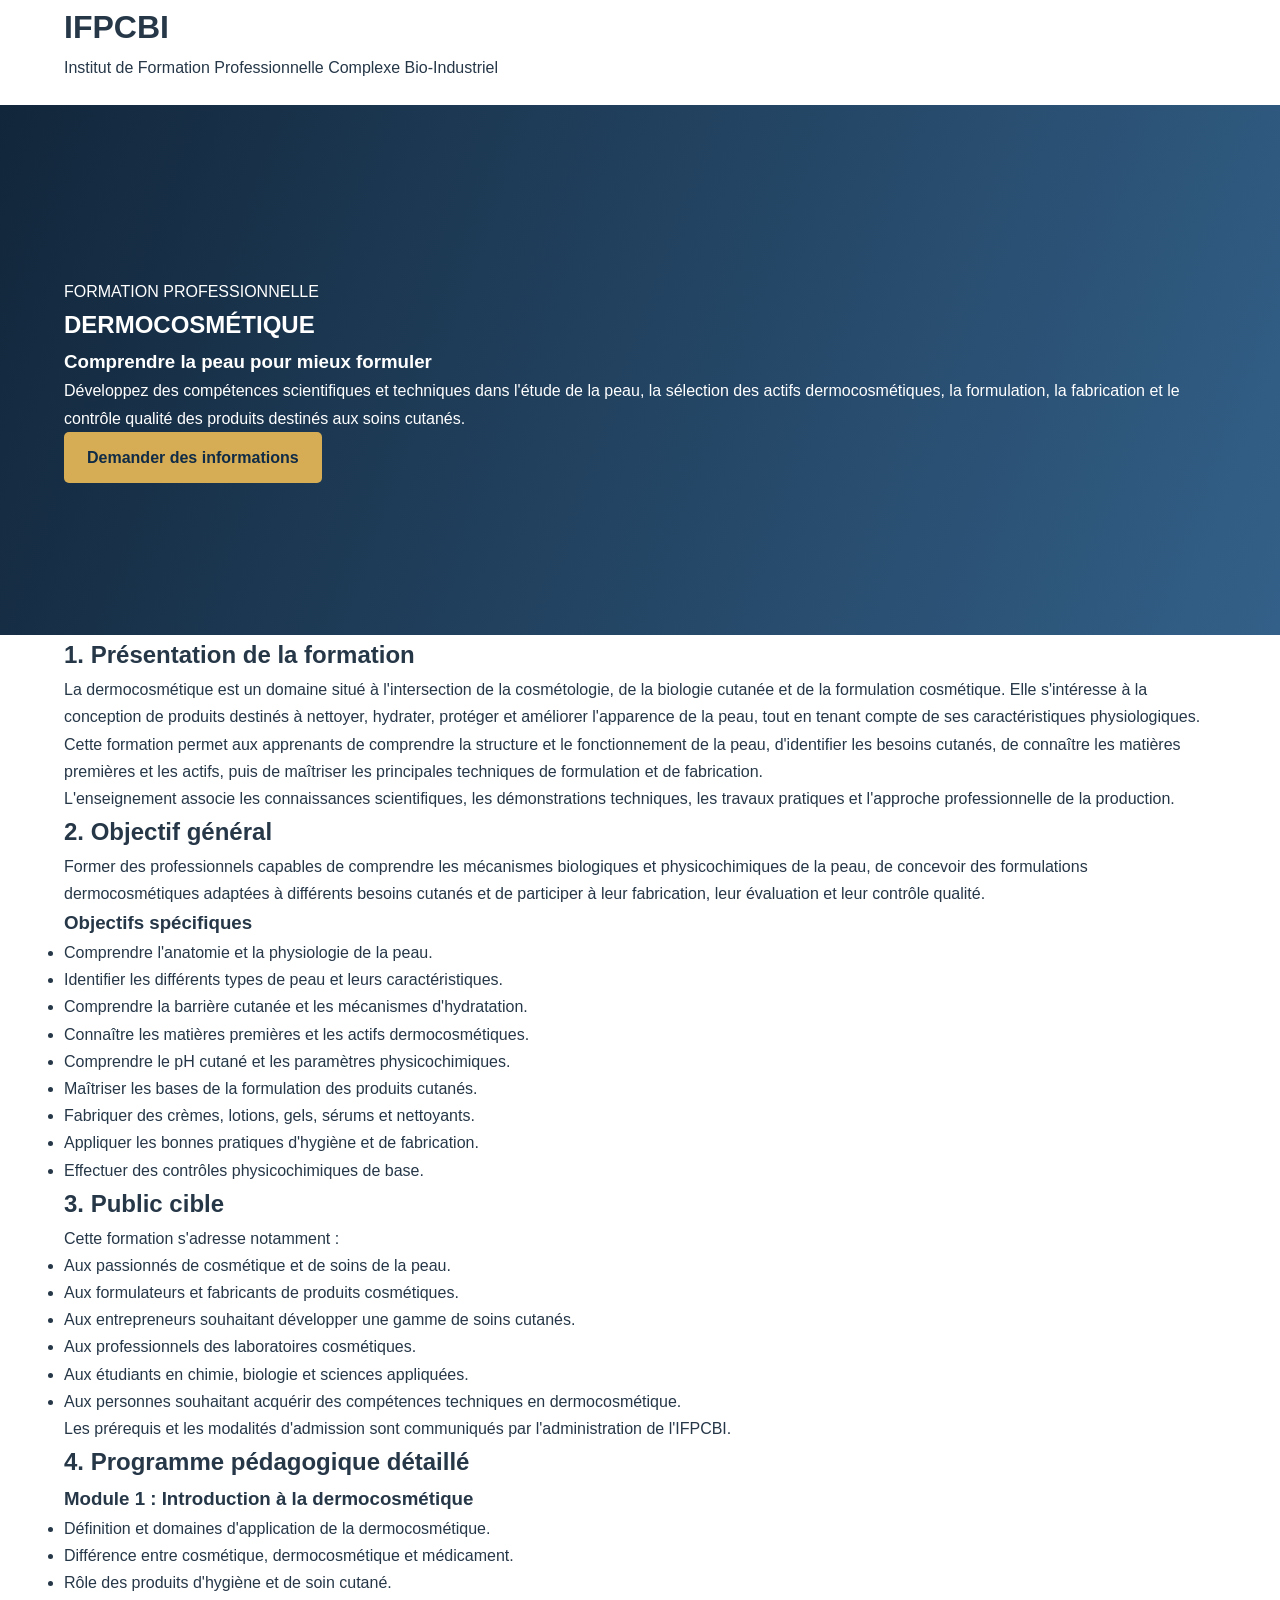
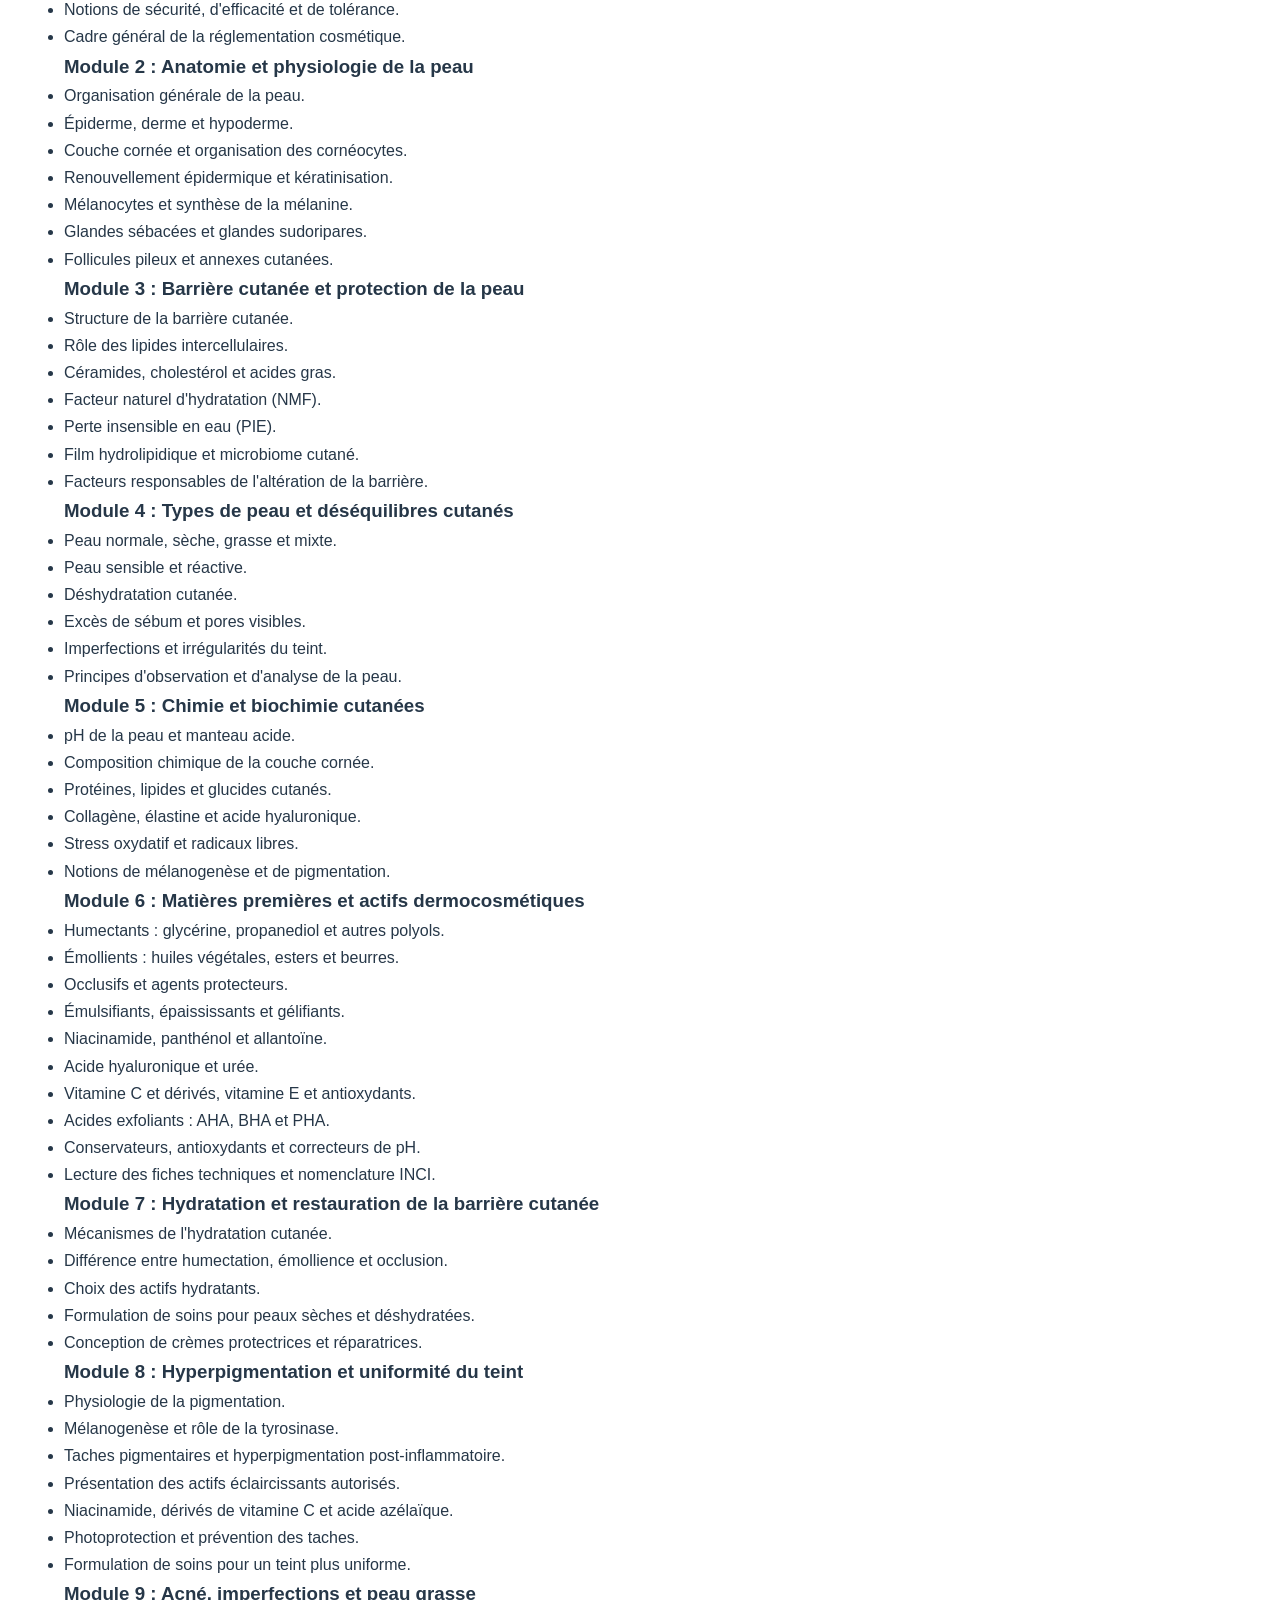
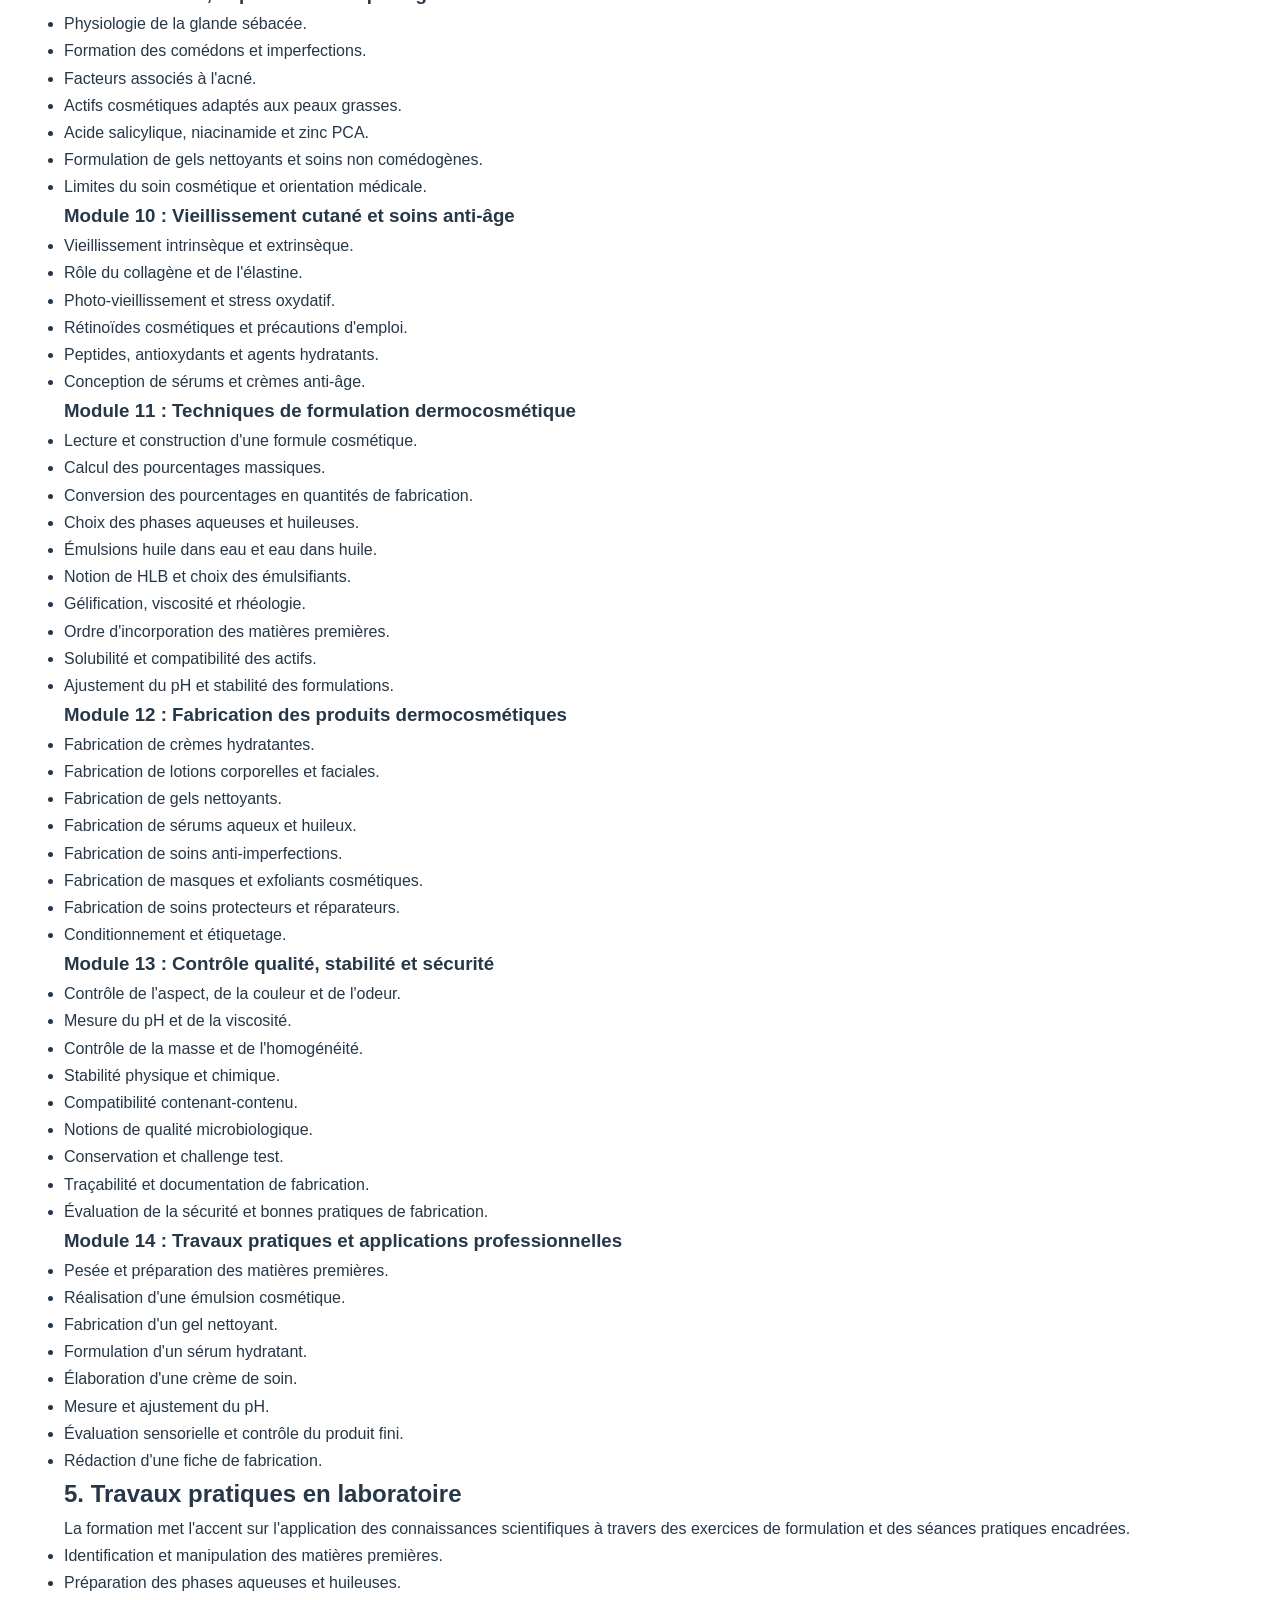
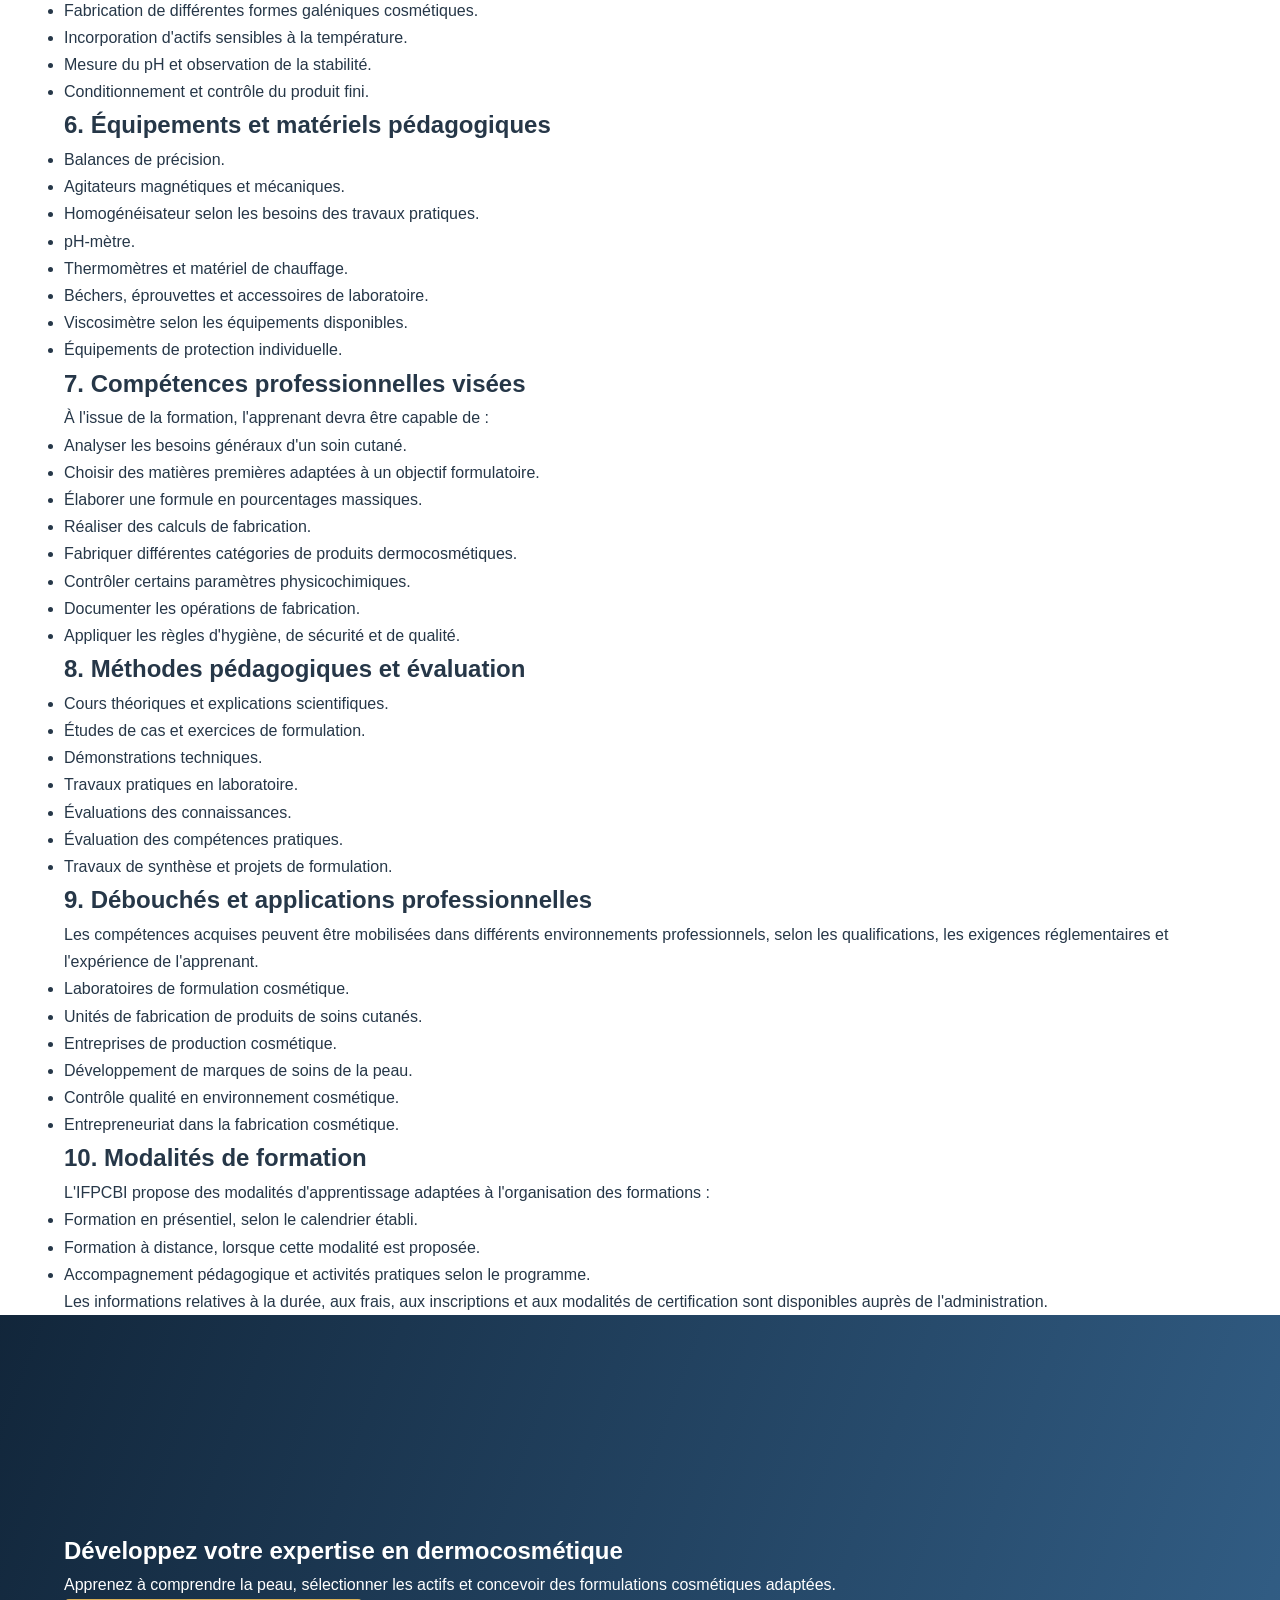
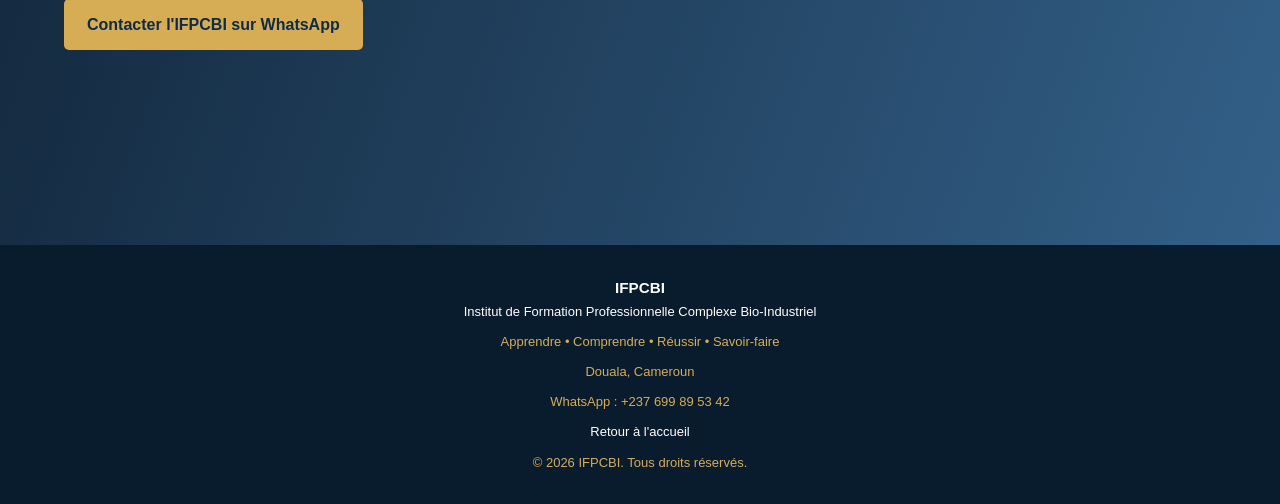
<file: dermocosmetique.html>
<!DOCTYPE html>
<html lang="fr">

<head>
<meta charset="UTF-8">
<meta name="viewport" content="width=device-width, initial-scale=1.0">

<title>Formation en Dermocosmétique à Douala, Cameroun | IFPCBI Academy</title>

<meta name="description" content="Formez-vous en dermocosmétique à Douala avec IFPCBI Academy. Étudiez l'anatomie de la peau, les actifs cosmétiques, la formulation de crèmes, gels, lotions et sérums, la fabrication et le contrôle qualité.">

<meta name="keywords" content="formation dermocosmétique Cameroun, formation dermocosmétique Douala, école de dermocosmétique Cameroun, formulation soins de la peau, fabrication crème cosmétique, formulation sérum, actifs dermocosmétiques, anatomie de la peau, IFPCBI Academy">

<meta name="author" content="IFPCBI - Institut de Formation Professionnelle Complexe Bio-Industriel">
<meta name="robots" content="index, follow">
<meta name="language" content="fr">
<meta name="theme-color" content="#102B46">

<link rel="canonical" href="https://cbicosest-dotcom.github.io/ifpcbi-academy/dermocosmetique.html">

<meta property="og:type" content="article">
<meta property="og:locale" content="fr_FR">
<meta property="og:site_name" content="IFPCBI Academy">
<meta property="og:title" content="Formation professionnelle en Dermocosmétique | IFPCBI">
<meta property="og:description" content="Apprenez l'anatomie de la peau, les actifs dermocosmétiques et la formulation professionnelle des soins cutanés avec IFPCBI à Douala, Cameroun.">
<meta property="og:url" content="https://cbicosest-dotcom.github.io/ifpcbi-academy/dermocosmetique.html">

<link rel="stylesheet" href="style.css">

</head>

<body>

<header>
  <div class="container">
    <h1>IFPCBI</h1>
    <p>Institut de Formation Professionnelle Complexe Bio-Industriel</p>
    <nav>
      <a href="index.html">Accueil</a>
      <a href="formations.html">Formations</a>
      <a href="cosmetique.html">Cosmétique</a>
      <a href="dermocosmetique.html">Dermocosmétique</a>
    </nav>
  </div>
</header>

<main>

<section class="hero">
  <div class="container">
    <p>FORMATION PROFESSIONNELLE</p>
    <h2>DERMOCOSMÉTIQUE</h2>
    <h3>Comprendre la peau pour mieux formuler</h3>
    <p>
      Développez des compétences scientifiques et techniques dans
      l'étude de la peau, la sélection des actifs dermocosmétiques,
      la formulation, la fabrication et le contrôle qualité des produits
      destinés aux soins cutanés.
    </p>
    <a class="btn" href="https://wa.me/237699895342">
      Demander des informations
    </a>
  </div>
</section>

<section class="container">
  <h2>1. Présentation de la formation</h2>
  <p>
    La dermocosmétique est un domaine situé à l'intersection de la
    cosmétologie, de la biologie cutanée et de la formulation
    cosmétique. Elle s'intéresse à la conception de produits destinés
    à nettoyer, hydrater, protéger et améliorer l'apparence de la peau,
    tout en tenant compte de ses caractéristiques physiologiques.
  </p>
  <p>
    Cette formation permet aux apprenants de comprendre la structure
    et le fonctionnement de la peau, d'identifier les besoins cutanés,
    de connaître les matières premières et les actifs, puis de maîtriser
    les principales techniques de formulation et de fabrication.
  </p>
  <p>
    L'enseignement associe les connaissances scientifiques,
    les démonstrations techniques, les travaux pratiques et
    l'approche professionnelle de la production.
  </p>
</section>

<section class="container">
  <h2>2. Objectif général</h2>
  <p>
    Former des professionnels capables de comprendre les mécanismes
    biologiques et physicochimiques de la peau, de concevoir des
    formulations dermocosmétiques adaptées à différents besoins
    cutanés et de participer à leur fabrication, leur évaluation
    et leur contrôle qualité.
  </p>

  <h3>Objectifs spécifiques</h3>
  <ul>
    <li>Comprendre l'anatomie et la physiologie de la peau.</li>
    <li>Identifier les différents types de peau et leurs caractéristiques.</li>
    <li>Comprendre la barrière cutanée et les mécanismes d'hydratation.</li>
    <li>Connaître les matières premières et les actifs dermocosmétiques.</li>
    <li>Comprendre le pH cutané et les paramètres physicochimiques.</li>
    <li>Maîtriser les bases de la formulation des produits cutanés.</li>
    <li>Fabriquer des crèmes, lotions, gels, sérums et nettoyants.</li>
    <li>Appliquer les bonnes pratiques d'hygiène et de fabrication.</li>
    <li>Effectuer des contrôles physicochimiques de base.</li>
  </ul>
</section>

<section class="container">
  <h2>3. Public cible</h2>
  <p>Cette formation s'adresse notamment :</p>
  <ul>
    <li>Aux passionnés de cosmétique et de soins de la peau.</li>
    <li>Aux formulateurs et fabricants de produits cosmétiques.</li>
    <li>Aux entrepreneurs souhaitant développer une gamme de soins cutanés.</li>
    <li>Aux professionnels des laboratoires cosmétiques.</li>
    <li>Aux étudiants en chimie, biologie et sciences appliquées.</li>
    <li>Aux personnes souhaitant acquérir des compétences techniques en dermocosmétique.</li>
  </ul>
  <p>
    Les prérequis et les modalités d'admission sont communiqués
    par l'administration de l'IFPCBI.
  </p>
</section>

<section class="container">
  <h2>4. Programme pédagogique détaillé</h2>

  <h3>Module 1 : Introduction à la dermocosmétique</h3>
  <ul>
    <li>Définition et domaines d'application de la dermocosmétique.</li>
    <li>Différence entre cosmétique, dermocosmétique et médicament.</li>
    <li>Rôle des produits d'hygiène et de soin cutané.</li>
    <li>Notions de sécurité, d'efficacité et de tolérance.</li>
    <li>Cadre général de la réglementation cosmétique.</li>
  </ul>

  <h3>Module 2 : Anatomie et physiologie de la peau</h3>
  <ul>
    <li>Organisation générale de la peau.</li>
    <li>Épiderme, derme et hypoderme.</li>
    <li>Couche cornée et organisation des cornéocytes.</li>
    <li>Renouvellement épidermique et kératinisation.</li>
    <li>Mélanocytes et synthèse de la mélanine.</li>
    <li>Glandes sébacées et glandes sudoripares.</li>
    <li>Follicules pileux et annexes cutanées.</li>
  </ul>

  <h3>Module 3 : Barrière cutanée et protection de la peau</h3>
  <ul>
    <li>Structure de la barrière cutanée.</li>
    <li>Rôle des lipides intercellulaires.</li>
    <li>Céramides, cholestérol et acides gras.</li>
    <li>Facteur naturel d'hydratation (NMF).</li>
    <li>Perte insensible en eau (PIE).</li>
    <li>Film hydrolipidique et microbiome cutané.</li>
    <li>Facteurs responsables de l'altération de la barrière.</li>
  </ul>

  <h3>Module 4 : Types de peau et déséquilibres cutanés</h3>
  <ul>
    <li>Peau normale, sèche, grasse et mixte.</li>
    <li>Peau sensible et réactive.</li>
    <li>Déshydratation cutanée.</li>
    <li>Excès de sébum et pores visibles.</li>
    <li>Imperfections et irrégularités du teint.</li>
    <li>Principes d'observation et d'analyse de la peau.</li>
  </ul>

  <h3>Module 5 : Chimie et biochimie cutanées</h3>
  <ul>
    <li>pH de la peau et manteau acide.</li>
    <li>Composition chimique de la couche cornée.</li>
    <li>Protéines, lipides et glucides cutanés.</li>
    <li>Collagène, élastine et acide hyaluronique.</li>
    <li>Stress oxydatif et radicaux libres.</li>
    <li>Notions de mélanogenèse et de pigmentation.</li>
  </ul>

  <h3>Module 6 : Matières premières et actifs dermocosmétiques</h3>
  <ul>
    <li>Humectants : glycérine, propanediol et autres polyols.</li>
    <li>Émollients : huiles végétales, esters et beurres.</li>
    <li>Occlusifs et agents protecteurs.</li>
    <li>Émulsifiants, épaississants et gélifiants.</li>
    <li>Niacinamide, panthénol et allantoïne.</li>
    <li>Acide hyaluronique et urée.</li>
    <li>Vitamine C et dérivés, vitamine E et antioxydants.</li>
    <li>Acides exfoliants : AHA, BHA et PHA.</li>
    <li>Conservateurs, antioxydants et correcteurs de pH.</li>
    <li>Lecture des fiches techniques et nomenclature INCI.</li>
  </ul>

  <h3>Module 7 : Hydratation et restauration de la barrière cutanée</h3>
  <ul>
    <li>Mécanismes de l'hydratation cutanée.</li>
    <li>Différence entre humectation, émollience et occlusion.</li>
    <li>Choix des actifs hydratants.</li>
    <li>Formulation de soins pour peaux sèches et déshydratées.</li>
    <li>Conception de crèmes protectrices et réparatrices.</li>
  </ul>

  <h3>Module 8 : Hyperpigmentation et uniformité du teint</h3>
  <ul>
    <li>Physiologie de la pigmentation.</li>
    <li>Mélanogenèse et rôle de la tyrosinase.</li>
    <li>Taches pigmentaires et hyperpigmentation post-inflammatoire.</li>
    <li>Présentation des actifs éclaircissants autorisés.</li>
    <li>Niacinamide, dérivés de vitamine C et acide azélaïque.</li>
    <li>Photoprotection et prévention des taches.</li>
    <li>Formulation de soins pour un teint plus uniforme.</li>
  </ul>

  <h3>Module 9 : Acné, imperfections et peau grasse</h3>
  <ul>
    <li>Physiologie de la glande sébacée.</li>
    <li>Formation des comédons et imperfections.</li>
    <li>Facteurs associés à l'acné.</li>
    <li>Actifs cosmétiques adaptés aux peaux grasses.</li>
    <li>Acide salicylique, niacinamide et zinc PCA.</li>
    <li>Formulation de gels nettoyants et soins non comédogènes.</li>
    <li>Limites du soin cosmétique et orientation médicale.</li>
  </ul>

  <h3>Module 10 : Vieillissement cutané et soins anti-âge</h3>
  <ul>
    <li>Vieillissement intrinsèque et extrinsèque.</li>
    <li>Rôle du collagène et de l'élastine.</li>
    <li>Photo-vieillissement et stress oxydatif.</li>
    <li>Rétinoïdes cosmétiques et précautions d'emploi.</li>
    <li>Peptides, antioxydants et agents hydratants.</li>
    <li>Conception de sérums et crèmes anti-âge.</li>
  </ul>

  <h3>Module 11 : Techniques de formulation dermocosmétique</h3>
  <ul>
    <li>Lecture et construction d'une formule cosmétique.</li>
    <li>Calcul des pourcentages massiques.</li>
    <li>Conversion des pourcentages en quantités de fabrication.</li>
    <li>Choix des phases aqueuses et huileuses.</li>
    <li>Émulsions huile dans eau et eau dans huile.</li>
    <li>Notion de HLB et choix des émulsifiants.</li>
    <li>Gélification, viscosité et rhéologie.</li>
    <li>Ordre d'incorporation des matières premières.</li>
    <li>Solubilité et compatibilité des actifs.</li>
    <li>Ajustement du pH et stabilité des formulations.</li>
  </ul>

  <h3>Module 12 : Fabrication des produits dermocosmétiques</h3>
  <ul>
    <li>Fabrication de crèmes hydratantes.</li>
    <li>Fabrication de lotions corporelles et faciales.</li>
    <li>Fabrication de gels nettoyants.</li>
    <li>Fabrication de sérums aqueux et huileux.</li>
    <li>Fabrication de soins anti-imperfections.</li>
    <li>Fabrication de masques et exfoliants cosmétiques.</li>
    <li>Fabrication de soins protecteurs et réparateurs.</li>
    <li>Conditionnement et étiquetage.</li>
  </ul>

  <h3>Module 13 : Contrôle qualité, stabilité et sécurité</h3>
  <ul>
    <li>Contrôle de l'aspect, de la couleur et de l'odeur.</li>
    <li>Mesure du pH et de la viscosité.</li>
    <li>Contrôle de la masse et de l'homogénéité.</li>
    <li>Stabilité physique et chimique.</li>
    <li>Compatibilité contenant-contenu.</li>
    <li>Notions de qualité microbiologique.</li>
    <li>Conservation et challenge test.</li>
    <li>Traçabilité et documentation de fabrication.</li>
    <li>Évaluation de la sécurité et bonnes pratiques de fabrication.</li>
  </ul>

  <h3>Module 14 : Travaux pratiques et applications professionnelles</h3>
  <ul>
    <li>Pesée et préparation des matières premières.</li>
    <li>Réalisation d'une émulsion cosmétique.</li>
    <li>Fabrication d'un gel nettoyant.</li>
    <li>Formulation d'un sérum hydratant.</li>
    <li>Élaboration d'une crème de soin.</li>
    <li>Mesure et ajustement du pH.</li>
    <li>Évaluation sensorielle et contrôle du produit fini.</li>
    <li>Rédaction d'une fiche de fabrication.</li>
  </ul>
</section>

<section class="container">
  <h2>5. Travaux pratiques en laboratoire</h2>
  <p>
    La formation met l'accent sur l'application des connaissances
    scientifiques à travers des exercices de formulation et des
    séances pratiques encadrées.
  </p>
  <ul>
    <li>Identification et manipulation des matières premières.</li>
    <li>Préparation des phases aqueuses et huileuses.</li>
    <li>Fabrication de différentes formes galéniques cosmétiques.</li>
    <li>Incorporation d'actifs sensibles à la température.</li>
    <li>Mesure du pH et observation de la stabilité.</li>
    <li>Conditionnement et contrôle du produit fini.</li>
  </ul>
</section>

<section class="container">
  <h2>6. Équipements et matériels pédagogiques</h2>
  <ul>
    <li>Balances de précision.</li>
    <li>Agitateurs magnétiques et mécaniques.</li>
    <li>Homogénéisateur selon les besoins des travaux pratiques.</li>
    <li>pH-mètre.</li>
    <li>Thermomètres et matériel de chauffage.</li>
    <li>Béchers, éprouvettes et accessoires de laboratoire.</li>
    <li>Viscosimètre selon les équipements disponibles.</li>
    <li>Équipements de protection individuelle.</li>
  </ul>
</section>

<section class="container">
  <h2>7. Compétences professionnelles visées</h2>
  <p>À l'issue de la formation, l'apprenant devra être capable de :</p>
  <ul>
    <li>Analyser les besoins généraux d'un soin cutané.</li>
    <li>Choisir des matières premières adaptées à un objectif formulatoire.</li>
    <li>Élaborer une formule en pourcentages massiques.</li>
    <li>Réaliser des calculs de fabrication.</li>
    <li>Fabriquer différentes catégories de produits dermocosmétiques.</li>
    <li>Contrôler certains paramètres physicochimiques.</li>
    <li>Documenter les opérations de fabrication.</li>
    <li>Appliquer les règles d'hygiène, de sécurité et de qualité.</li>
  </ul>
</section>

<section class="container">
  <h2>8. Méthodes pédagogiques et évaluation</h2>
  <ul>
    <li>Cours théoriques et explications scientifiques.</li>
    <li>Études de cas et exercices de formulation.</li>
    <li>Démonstrations techniques.</li>
    <li>Travaux pratiques en laboratoire.</li>
    <li>Évaluations des connaissances.</li>
    <li>Évaluation des compétences pratiques.</li>
    <li>Travaux de synthèse et projets de formulation.</li>
  </ul>
</section>

<section class="container">
  <h2>9. Débouchés et applications professionnelles</h2>
  <p>
    Les compétences acquises peuvent être mobilisées dans différents
    environnements professionnels, selon les qualifications,
    les exigences réglementaires et l'expérience de l'apprenant.
  </p>
  <ul>
    <li>Laboratoires de formulation cosmétique.</li>
    <li>Unités de fabrication de produits de soins cutanés.</li>
    <li>Entreprises de production cosmétique.</li>
    <li>Développement de marques de soins de la peau.</li>
    <li>Contrôle qualité en environnement cosmétique.</li>
    <li>Entrepreneuriat dans la fabrication cosmétique.</li>
  </ul>
</section>

<section class="container">
  <h2>10. Modalités de formation</h2>
  <p>
    L'IFPCBI propose des modalités d'apprentissage adaptées
    à l'organisation des formations :
  </p>
  <ul>
    <li>Formation en présentiel, selon le calendrier établi.</li>
    <li>Formation à distance, lorsque cette modalité est proposée.</li>
    <li>Accompagnement pédagogique et activités pratiques selon le programme.</li>
  </ul>
  <p>
    Les informations relatives à la durée, aux frais, aux inscriptions
    et aux modalités de certification sont disponibles auprès
    de l'administration.
  </p>
</section>

<section class="hero">
  <div class="container">
    <h2>Développez votre expertise en dermocosmétique</h2>
    <p>
      Apprenez à comprendre la peau, sélectionner les actifs et
      concevoir des formulations cosmétiques adaptées.
    </p>
    <a class="btn" href="https://wa.me/237699895342">
      Contacter l'IFPCBI sur WhatsApp
    </a>
  </div>
</section>

</main>

<footer>
  <div class="container">
    <h3>IFPCBI</h3>
    <p>Institut de Formation Professionnelle Complexe Bio-Industriel</p>
    <p>Apprendre • Comprendre • Réussir • Savoir-faire</p>
    <p>Douala, Cameroun</p>
    <p>WhatsApp : +237 699 89 53 42</p>
    <p><a href="index.html">Retour à l'accueil</a></p>
    <p>© <span id="year">2026</span> IFPCBI. Tous droits réservés.</p>
  </div>
</footer>

<script>
  document.getElementById("year").textContent = new Date().getFullYear();
</script>

</body>
</html>
</file>
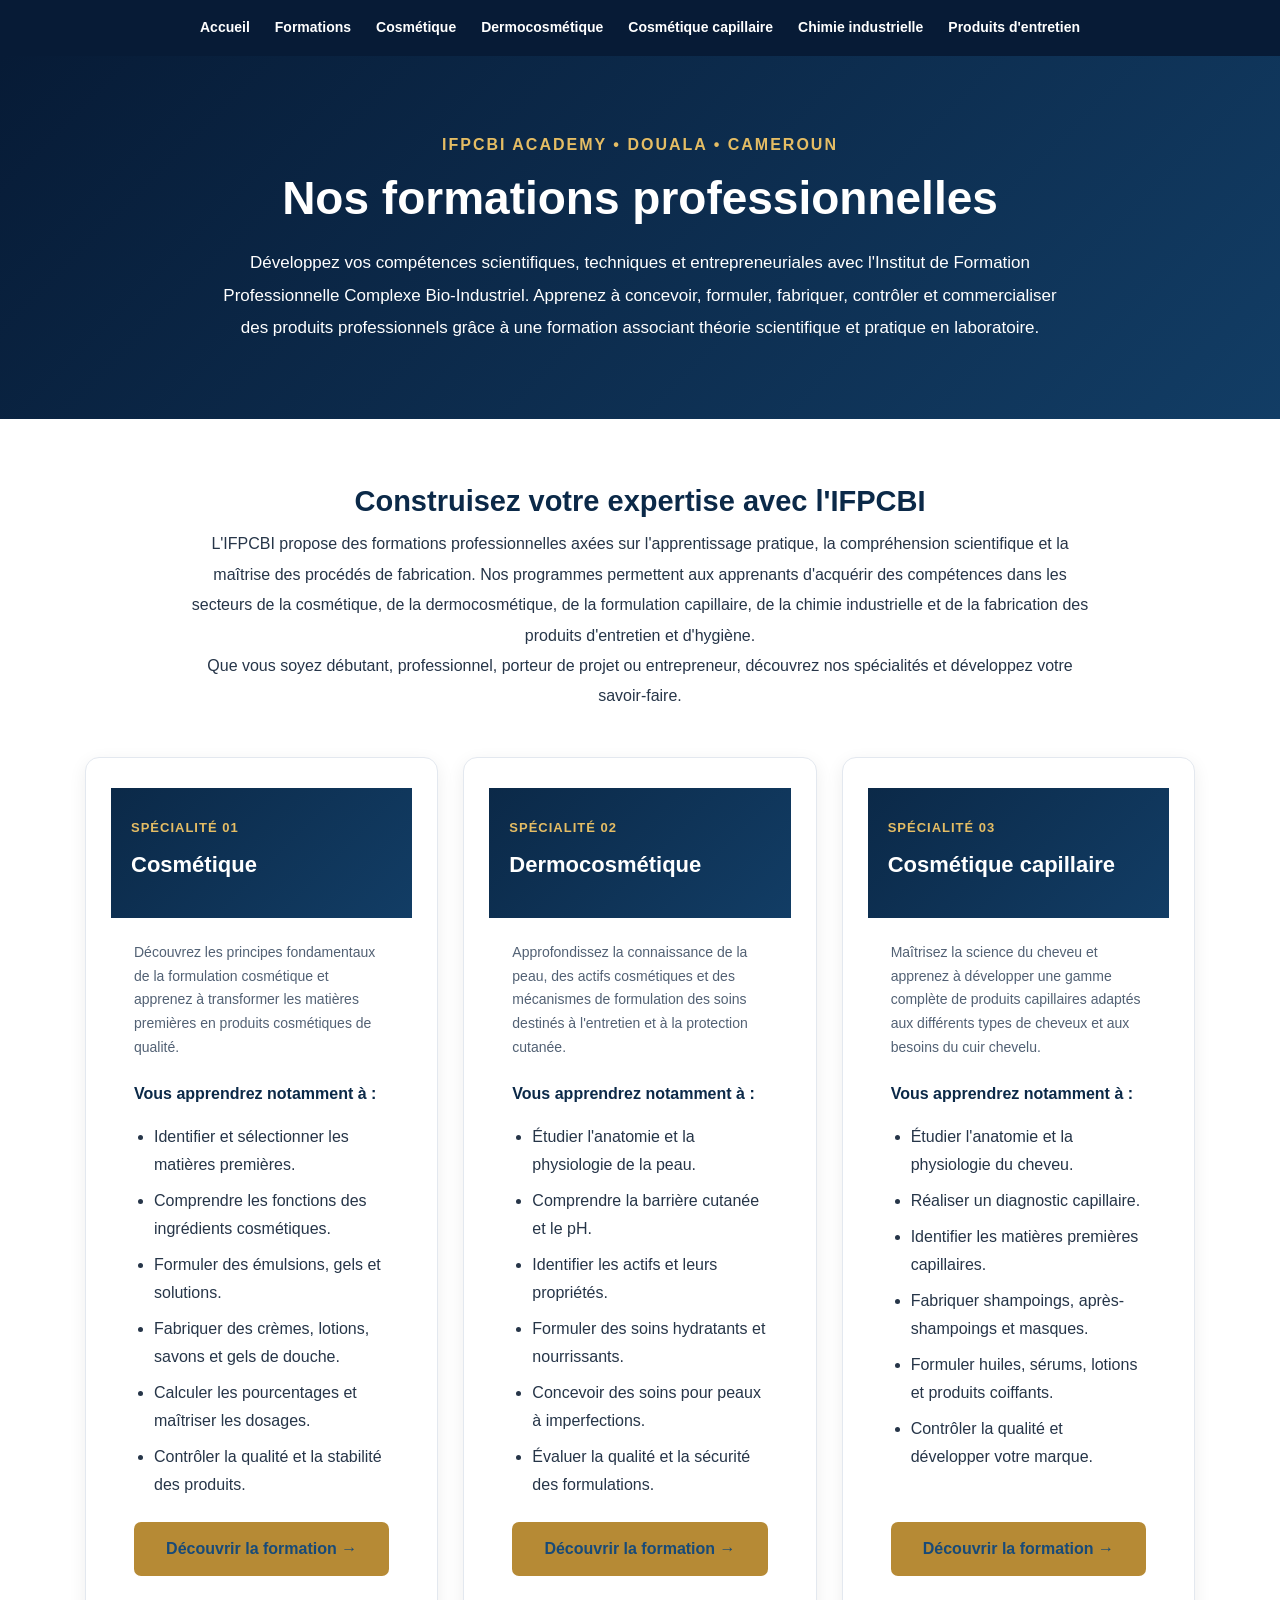
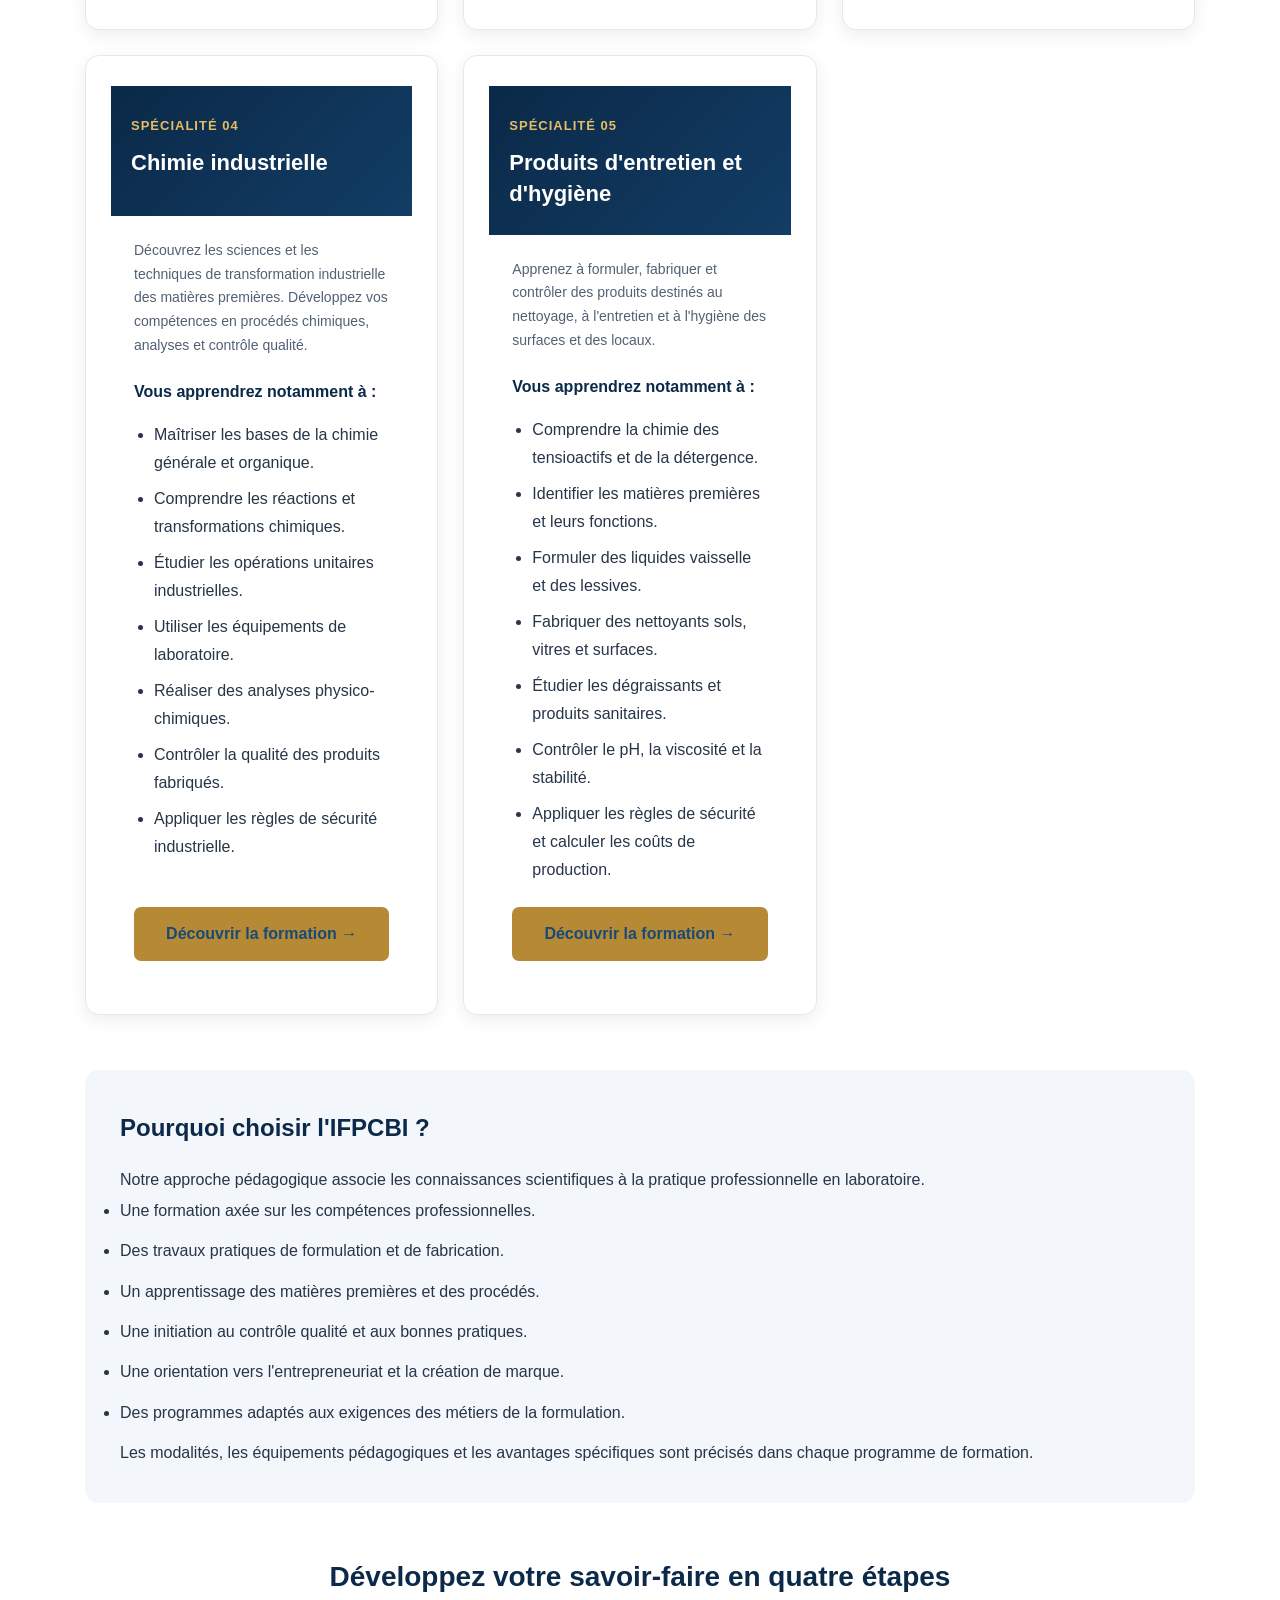
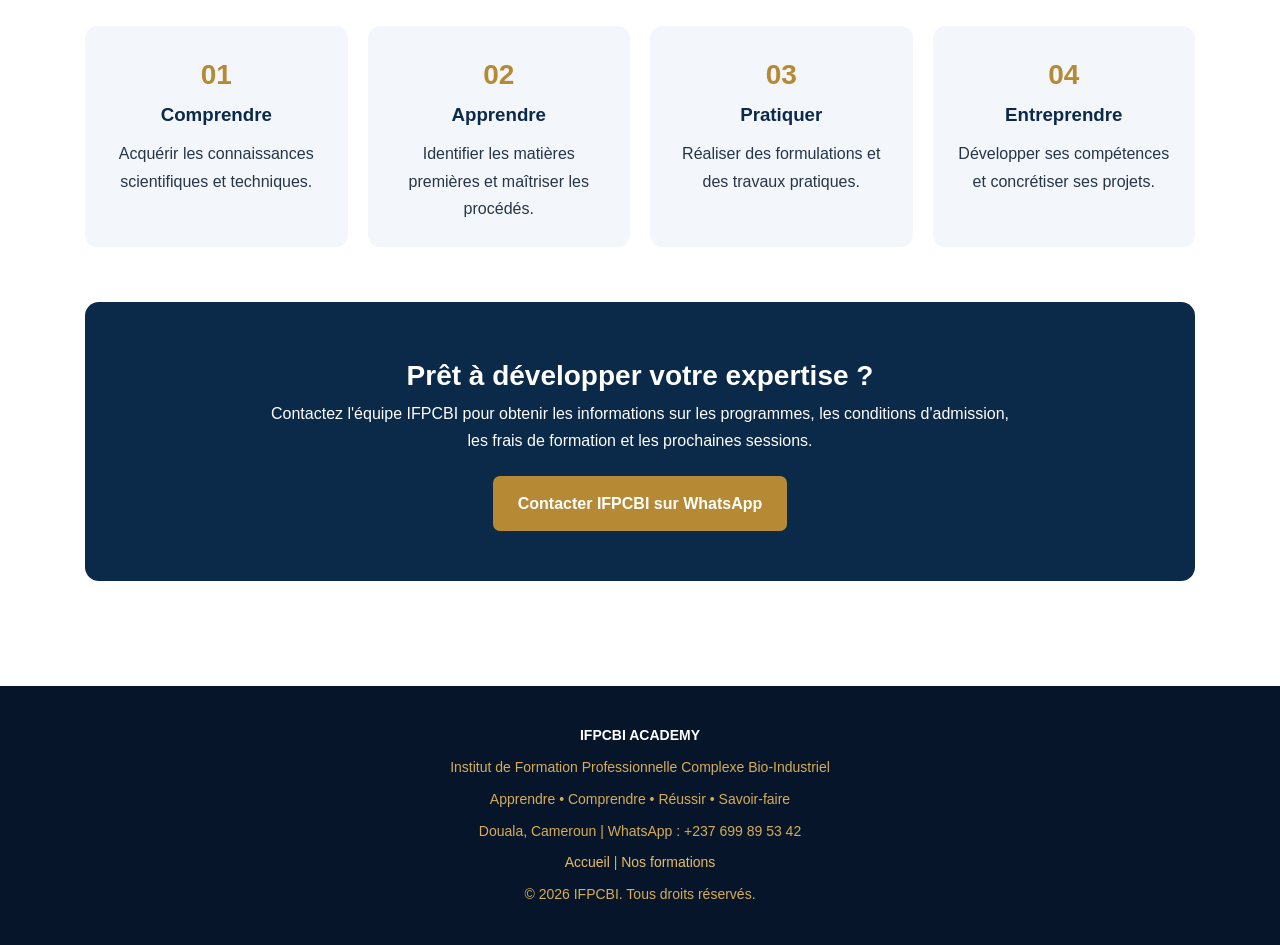
<file: formations.html>
<!DOCTYPE html>
<html lang="fr">
<head>
  <meta charset="UTF-8">
  <meta name="viewport" content="width=device-width, initial-scale=1.0">

  <title>Formations professionnelles au Cameroun | IFPCBI Academy Douala</title>

  <meta name="description" content="Découvrez les formations professionnelles de l'IFPCBI Academy à Douala, Cameroun : cosmétique, dermocosmétique, cosmétique capillaire, chimie industrielle et fabrication des produits d'entretien et d'hygiène. Formez-vous à la formulation, à la fabrication et au contrôle qualité.">

  <meta name="keywords" content="formation professionnelle Cameroun, formation Douala, formation cosmétique Cameroun, formation dermocosmétique, formation capillaire, formation chimie industrielle, fabrication produits entretien, IFPCBI Academy">

  <meta name="author" content="IFPCBI Academy">
  <meta name="robots" content="index, follow">
  <meta name="theme-color" content="#071b36">

  <link rel="canonical" href="https://cbicosest-dotcom.github.io/ifpcbi-academy/formations.html">

  <meta property="og:type" content="website">
  <meta property="og:title" content="Nos formations professionnelles | IFPCBI Academy">
  <meta property="og:description" content="Développez vos compétences en cosmétique, dermocosmétique, chimie industrielle et formulation professionnelle avec l'IFPCBI à Douala.">
  <meta property="og:url" content="https://cbicosest-dotcom.github.io/ifpcbi-academy/formations.html">
  <meta property="og:locale" content="fr_CM">

  <link rel="stylesheet" href="style.css">

  <style>
    * {
      box-sizing: border-box;
    }

    html {
      scroll-behavior: smooth;
    }

    body {
      margin: 0;
      color: #263548;
      background: #fff;
      font-family: Arial, sans-serif;
      line-height: 1.7;
    }

    header {
      background: #071b36;
      padding: 16px 20px;
    }

    nav {
      max-width: 1150px;
      margin: auto;
      display: flex;
      flex-wrap: wrap;
      justify-content: center;
      gap: 12px 25px;
    }

    nav a {
      color: white;
      text-decoration: none;
      font-weight: bold;
      font-size: 14px;
    }

    nav a:hover {
      color: #e5bd64;
    }

    .catalogue-hero {
      background: linear-gradient(135deg, #071b36, #123d65);
      color: white;
      padding: 75px 20px;
      text-align: center;
    }

    .catalogue-hero h1 {
      font-size: clamp(28px, 5vw, 46px);
      line-height: 1.25;
      margin-bottom: 20px;
    }

    .catalogue-hero p {
      max-width: 850px;
      margin: auto;
      line-height: 1.9;
      font-size: 17px;
    }

    .hero-label {
      color: #e5bd64;
      font-weight: bold;
      letter-spacing: 2px;
      margin-bottom: 12px;
    }

    .catalogue-container {
      max-width: 1150px;
      margin: auto;
      padding: 55px 20px;
    }

    .catalogue-intro {
      text-align: center;
      max-width: 900px;
      margin: 0 auto 45px;
      line-height: 1.9;
    }

    .catalogue-intro h2 {
      color: #0b2948;
      font-size: 29px;
    }

    .formation-grid {
      display: grid;
      grid-template-columns: repeat(auto-fit, minmax(270px, 1fr));
      gap: 25px;
      align-items: stretch;
    }

    .formation-card {
      background: white;
      border: 1px solid #e3e8ef;
      border-radius: 14px;
      overflow: hidden;
      box-shadow: 0 5px 18px rgba(0,0,0,.07);
      display: flex;
      flex-direction: column;
      transition: transform .25s, box-shadow .25s;
    }

    .formation-card:hover {
      transform: translateY(-5px);
      box-shadow: 0 10px 25px rgba(0,0,0,.12);
    }

    .formation-card-header {
      background: linear-gradient(135deg, #0b2948, #123d65);
      color: white;
      padding: 25px 20px;
      min-height: 130px;
    }

    .formation-card-header span {
      color: #e5bd64;
      font-size: 13px;
      font-weight: bold;
      letter-spacing: 1px;
    }

    .formation-card-header h2 {
      margin-top: 10px;
      font-size: 22px;
      line-height: 1.4;
    }

    .formation-card-content {
      padding: 23px;
      flex: 1;
      line-height: 1.75;
      display: flex;
      flex-direction: column;
    }

    .formation-card-content ul {
      padding-left: 20px;
      margin: 15px 0;
    }

    .formation-card-content li {
      margin-bottom: 8px;
    }

    .formation-card-content strong {
      color: #0b2948;
    }

    .formation-link {
      display: inline-block;
      background: #b68a35;
      color: white;
      text-align: center;
      text-decoration: none;
      padding: 13px 18px;
      border-radius: 7px;
      font-weight: bold;
      margin-top: auto;
      transition: background .2s;
    }

    .formation-link:hover {
      background: #8d6725;
    }

    .catalogue-benefits {
      background: #f3f6fa;
      border-radius: 14px;
      padding: 35px;
      margin-top: 55px;
      line-height: 1.9;
    }

    .catalogue-benefits h2 {
      color: #0b2948;
      margin-bottom: 15px;
    }

    .catalogue-benefits li {
      margin-bottom: 10px;
    }

    .catalogue-process {
      margin-top: 50px;
      text-align: center;
    }

    .catalogue-process h2 {
      color: #0b2948;
      font-size: 28px;
    }

    .process-grid {
      display: grid;
      grid-template-columns: repeat(auto-fit, minmax(200px, 1fr));
      gap: 20px;
      margin-top: 25px;
    }

    .process-item {
      background: #f3f6fa;
      padding: 25px 18px;
      border-radius: 12px;
    }

    .process-item h3 {
      color: #0b2948;
      margin-bottom: 10px;
    }

    .process-number {
      color: #b68a35;
      font-size: 28px;
      font-weight: bold;
    }

    .catalogue-contact {
      background: #0b2948;
      color: white;
      text-align: center;
      padding: 50px 20px;
      margin-top: 55px;
      border-radius: 14px;
    }

    .catalogue-contact h2 {
      font-size: 28px;
    }

    .catalogue-contact p {
      max-width: 750px;
      margin: auto;
    }

    .catalogue-contact a {
      display: inline-block;
      margin-top: 22px;
      padding: 14px 25px;
      background: #b68a35;
      color: white;
      text-decoration: none;
      border-radius: 7px;
      font-weight: bold;
    }

    .catalogue-contact a:hover {
      background: #8d6725;
    }

    footer {
      background: #06152a;
      color: white;
      text-align: center;
      padding: 30px 15px;
      margin-top: 50px;
      font-size: 14px;
    }

    footer p {
      margin: 8px 0;
    }

    footer a {
      color: #e5bd64;
      text-decoration: none;
    }

    @media(max-width: 600px) {
      header {
        padding: 15px 10px;
      }

      nav {
        gap: 12px 16px;
      }

      nav a {
        font-size: 13px;
      }

      .catalogue-hero {
        padding: 50px 18px;
      }

      .catalogue-hero p {
        font-size: 15px;
      }

      .catalogue-container {
        padding: 35px 15px;
      }

      .catalogue-intro h2 {
        font-size: 24px;
      }

      .formation-grid {
        grid-template-columns: 1fr;
      }

      .catalogue-benefits {
        padding: 23px 18px;
      }

      .catalogue-contact {
        padding: 35px 18px;
      }
    }
  </style>

  <script type="application/ld+json">
  {
    "@context": "https://schema.org",
    "@type": "EducationalOrganization",
    "name": "IFPCBI Academy",
    "legalName": "Institut de Formation Professionnelle Complexe Bio-Industriel",
    "url": "https://cbicosest-dotcom.github.io/ifpcbi-academy/",
    "telephone": "+237699895342",
    "address": {
      "@type": "PostalAddress",
      "addressLocality": "Douala",
      "addressCountry": "CM"
    },
    "areaServed": {
      "@type": "Country",
      "name": "Cameroun"
    },
    "knowsAbout": [
      "Formation en cosmétique",
      "Formation en dermocosmétique",
      "Cosmétique capillaire",
      "Chimie industrielle",
      "Fabrication des produits d'entretien et d'hygiène"
    ]
  }
  </script>
</head>

<body>

<header>
  <nav aria-label="Navigation principale">
    <a href="index.html">Accueil</a>
    <a href="formations.html">Formations</a>
    <a href="cosmetique.html">Cosmétique</a>
    <a href="dermocosmetique.html">Dermocosmétique</a>
    <a href="cosmetique-capillaire.html">Cosmétique capillaire</a>
    <a href="chimie-industrielle.html">Chimie industrielle</a>
    <a href="produits-entretien.html">Produits d'entretien</a>
  </nav>
</header>

<section class="catalogue-hero">
  <div class="hero-label">IFPCBI ACADEMY • DOUALA • CAMEROUN</div>

  <h1>Nos formations professionnelles</h1>

  <p>
    Développez vos compétences scientifiques, techniques et entrepreneuriales
    avec l'Institut de Formation Professionnelle Complexe Bio-Industriel.
    Apprenez à concevoir, formuler, fabriquer, contrôler et commercialiser
    des produits professionnels grâce à une formation associant théorie
    scientifique et pratique en laboratoire.
  </p>
</section>

<main class="catalogue-container">

  <section class="catalogue-intro">
    <h2>Construisez votre expertise avec l'IFPCBI</h2>

    <p>
      L'IFPCBI propose des formations professionnelles axées sur
      l'apprentissage pratique, la compréhension scientifique et la maîtrise
      des procédés de fabrication. Nos programmes permettent aux apprenants
      d'acquérir des compétences dans les secteurs de la cosmétique,
      de la dermocosmétique, de la formulation capillaire, de la chimie
      industrielle et de la fabrication des produits d'entretien et d'hygiène.
    </p>

    <p>
      Que vous soyez débutant, professionnel, porteur de projet ou entrepreneur,
      découvrez nos spécialités et développez votre savoir-faire.
    </p>
  </section>

  <section class="formation-grid" aria-label="Catalogue des formations">

    <article class="formation-card">
      <div class="formation-card-header">
        <span>SPÉCIALITÉ 01</span>
        <h2>Cosmétique</h2>
      </div>

      <div class="formation-card-content">
        <p>
          Découvrez les principes fondamentaux de la formulation cosmétique
          et apprenez à transformer les matières premières en produits
          cosmétiques de qualité.
        </p>

        <strong>Vous apprendrez notamment à :</strong>

        <ul>
          <li>Identifier et sélectionner les matières premières.</li>
          <li>Comprendre les fonctions des ingrédients cosmétiques.</li>
          <li>Formuler des émulsions, gels et solutions.</li>
          <li>Fabriquer des crèmes, lotions, savons et gels de douche.</li>
          <li>Calculer les pourcentages et maîtriser les dosages.</li>
          <li>Contrôler la qualité et la stabilité des produits.</li>
        </ul>

        <a class="formation-link" href="cosmetique.html">
          Découvrir la formation →
        </a>
      </div>
    </article>

    <article class="formation-card">
      <div class="formation-card-header">
        <span>SPÉCIALITÉ 02</span>
        <h2>Dermocosmétique</h2>
      </div>

      <div class="formation-card-content">
        <p>
          Approfondissez la connaissance de la peau, des actifs cosmétiques
          et des mécanismes de formulation des soins destinés à l'entretien
          et à la protection cutanée.
        </p>

        <strong>Vous apprendrez notamment à :</strong>

        <ul>
          <li>Étudier l'anatomie et la physiologie de la peau.</li>
          <li>Comprendre la barrière cutanée et le pH.</li>
          <li>Identifier les actifs et leurs propriétés.</li>
          <li>Formuler des soins hydratants et nourrissants.</li>
          <li>Concevoir des soins pour peaux à imperfections.</li>
          <li>Évaluer la qualité et la sécurité des formulations.</li>
        </ul>

        <a class="formation-link" href="dermocosmetique.html">
          Découvrir la formation →
        </a>
      </div>
    </article>

    <article class="formation-card">
      <div class="formation-card-header">
        <span>SPÉCIALITÉ 03</span>
        <h2>Cosmétique capillaire</h2>
      </div>

      <div class="formation-card-content">
        <p>
          Maîtrisez la science du cheveu et apprenez à développer une gamme
          complète de produits capillaires adaptés aux différents types
          de cheveux et aux besoins du cuir chevelu.
        </p>

        <strong>Vous apprendrez notamment à :</strong>

        <ul>
          <li>Étudier l'anatomie et la physiologie du cheveu.</li>
          <li>Réaliser un diagnostic capillaire.</li>
          <li>Identifier les matières premières capillaires.</li>
          <li>Fabriquer shampoings, après-shampoings et masques.</li>
          <li>Formuler huiles, sérums, lotions et produits coiffants.</li>
          <li>Contrôler la qualité et développer votre marque.</li>
        </ul>

        <a class="formation-link" href="cosmetique-capillaire.html">
          Découvrir la formation →
        </a>
      </div>
    </article>

    <article class="formation-card">
      <div class="formation-card-header">
        <span>SPÉCIALITÉ 04</span>
        <h2>Chimie industrielle</h2>
      </div>

      <div class="formation-card-content">
        <p>
          Découvrez les sciences et les techniques de transformation
          industrielle des matières premières. Développez vos compétences
          en procédés chimiques, analyses et contrôle qualité.
        </p>

        <strong>Vous apprendrez notamment à :</strong>

        <ul>
          <li>Maîtriser les bases de la chimie générale et organique.</li>
          <li>Comprendre les réactions et transformations chimiques.</li>
          <li>Étudier les opérations unitaires industrielles.</li>
          <li>Utiliser les équipements de laboratoire.</li>
          <li>Réaliser des analyses physico-chimiques.</li>
          <li>Contrôler la qualité des produits fabriqués.</li>
          <li>Appliquer les règles de sécurité industrielle.</li>
        </ul>

        <a class="formation-link" href="chimie-industrielle.html">
          Découvrir la formation →
        </a>
      </div>
    </article>

    <article class="formation-card">
      <div class="formation-card-header">
        <span>SPÉCIALITÉ 05</span>
        <h2>Produits d'entretien et d'hygiène</h2>
      </div>

      <div class="formation-card-content">
        <p>
          Apprenez à formuler, fabriquer et contrôler des produits destinés
          au nettoyage, à l'entretien et à l'hygiène des surfaces et des locaux.
        </p>

        <strong>Vous apprendrez notamment à :</strong>

        <ul>
          <li>Comprendre la chimie des tensioactifs et de la détergence.</li>
          <li>Identifier les matières premières et leurs fonctions.</li>
          <li>Formuler des liquides vaisselle et des lessives.</li>
          <li>Fabriquer des nettoyants sols, vitres et surfaces.</li>
          <li>Étudier les dégraissants et produits sanitaires.</li>
          <li>Contrôler le pH, la viscosité et la stabilité.</li>
          <li>Appliquer les règles de sécurité et calculer les coûts de production.</li>
        </ul>

        <a class="formation-link" href="produits-entretien.html">
          Découvrir la formation →
        </a>
      </div>
    </article>

  </section>

  <section class="catalogue-benefits">
    <h2>Pourquoi choisir l'IFPCBI ?</h2>

    <p>
      Notre approche pédagogique associe les connaissances scientifiques
      à la pratique professionnelle en laboratoire.
    </p>

    <ul>
      <li>Une formation axée sur les compétences professionnelles.</li>
      <li>Des travaux pratiques de formulation et de fabrication.</li>
      <li>Un apprentissage des matières premières et des procédés.</li>
      <li>Une initiation au contrôle qualité et aux bonnes pratiques.</li>
      <li>Une orientation vers l'entrepreneuriat et la création de marque.</li>
      <li>Des programmes adaptés aux exigences des métiers de la formulation.</li>
    </ul>

    <p>
      Les modalités, les équipements pédagogiques et les avantages
      spécifiques sont précisés dans chaque programme de formation.
    </p>
  </section>

  <section class="catalogue-process">
    <h2>Développez votre savoir-faire en quatre étapes</h2>

    <div class="process-grid">

      <div class="process-item">
        <div class="process-number">01</div>
        <h3>Comprendre</h3>
        <p>Acquérir les connaissances scientifiques et techniques.</p>
      </div>

      <div class="process-item">
        <div class="process-number">02</div>
        <h3>Apprendre</h3>
        <p>Identifier les matières premières et maîtriser les procédés.</p>
      </div>

      <div class="process-item">
        <div class="process-number">03</div>
        <h3>Pratiquer</h3>
        <p>Réaliser des formulations et des travaux pratiques.</p>
      </div>

      <div class="process-item">
        <div class="process-number">04</div>
        <h3>Entreprendre</h3>
        <p>Développer ses compétences et concrétiser ses projets.</p>
      </div>

    </div>
  </section>

  <section class="catalogue-contact">
    <h2>Prêt à développer votre expertise ?</h2>

    <p>
      Contactez l'équipe IFPCBI pour obtenir les informations sur les
      programmes, les conditions d'admission, les frais de formation
      et les prochaines sessions.
    </p>

    <a href="https://wa.me/237699895342?text=Bonjour%20IFPCBI%2C%20je%20souhaite%20obtenir%20des%20informations%20sur%20vos%20formations%20professionnelles."
       target="_blank"
       rel="noopener noreferrer">
      Contacter IFPCBI sur WhatsApp
    </a>
  </section>

</main>

<footer>
  <p><strong>IFPCBI ACADEMY</strong></p>
  <p>Institut de Formation Professionnelle Complexe Bio-Industriel</p>
  <p>Apprendre • Comprendre • Réussir • Savoir-faire</p>
  <p>Douala, Cameroun | WhatsApp : +237 699 89 53 42</p>
  <p>
    <a href="index.html">Accueil</a> |
    <a href="formations.html">Nos formations</a>
  </p>
  <p>© <span id="annee"></span> IFPCBI. Tous droits réservés.</p>
</footer>

<script>
  document.getElementById("annee").textContent =
    new Date().getFullYear();
</script>

</body>
</html>
</file>
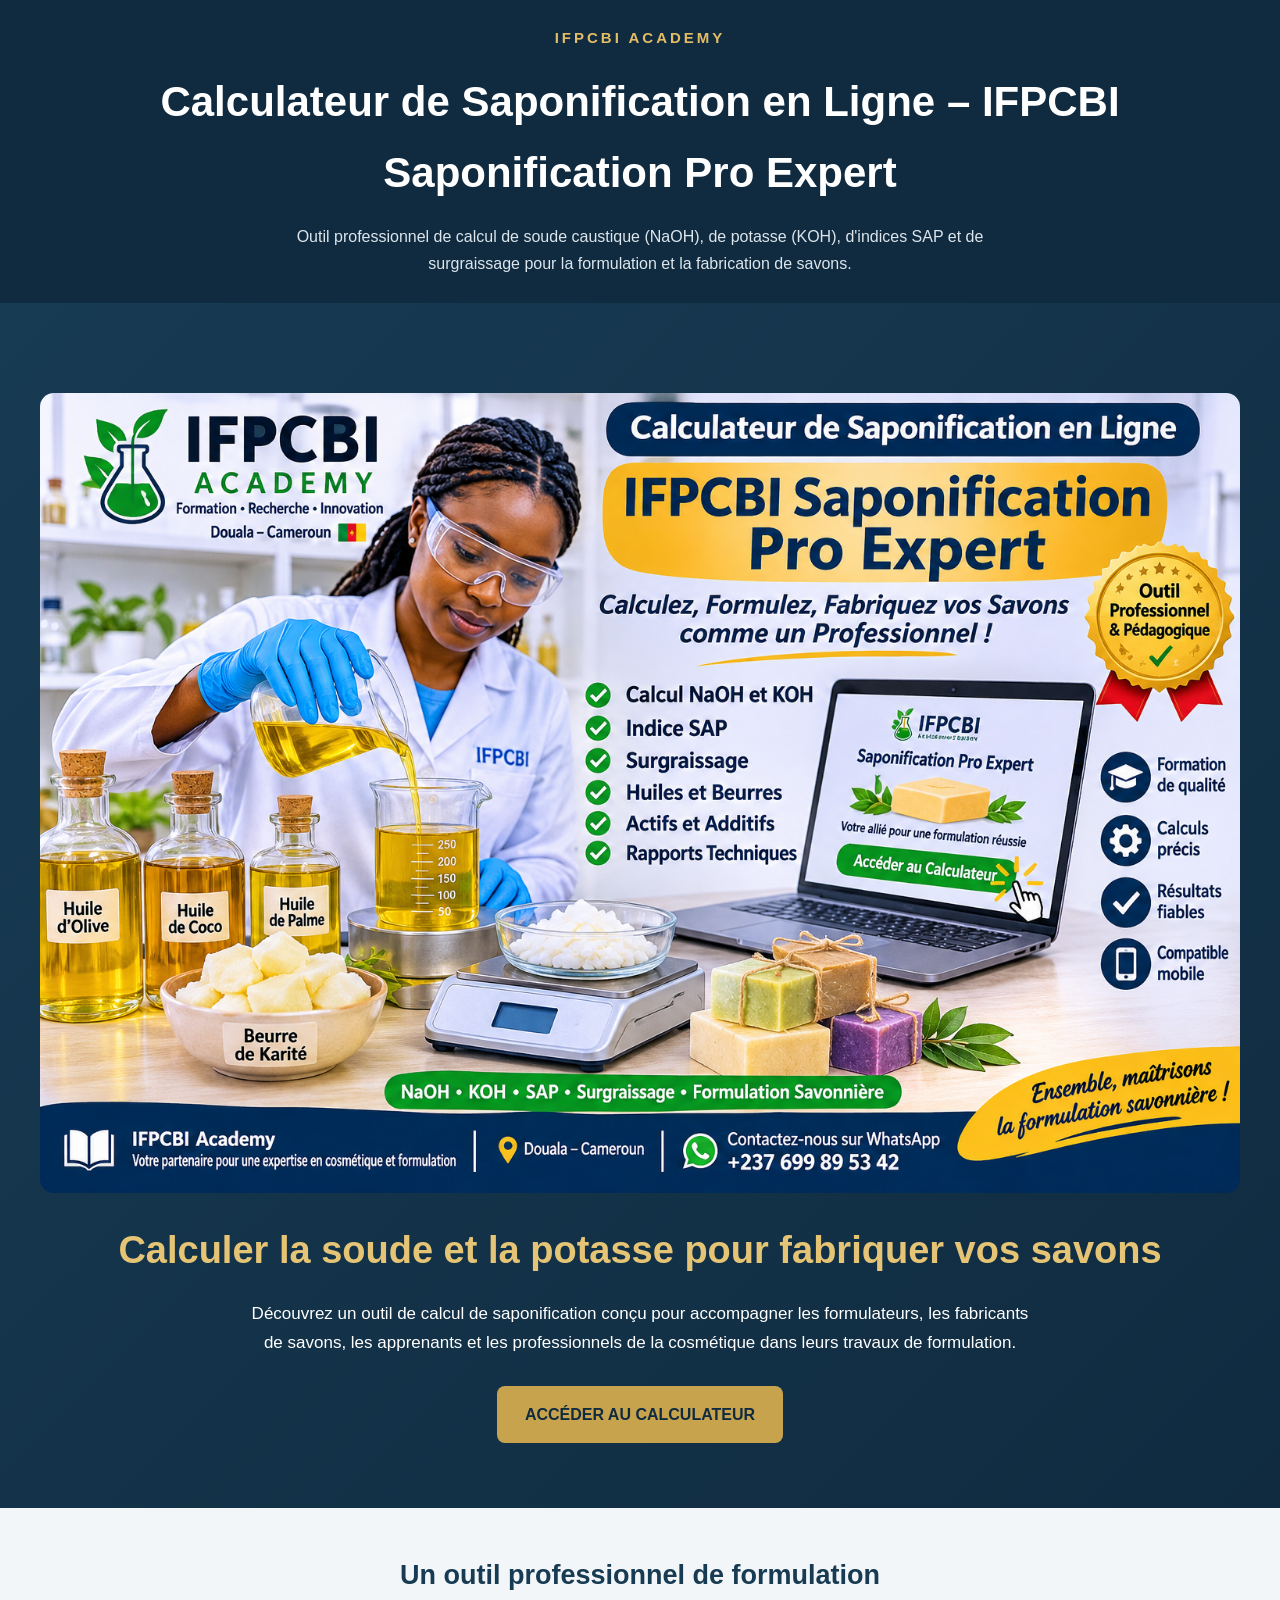
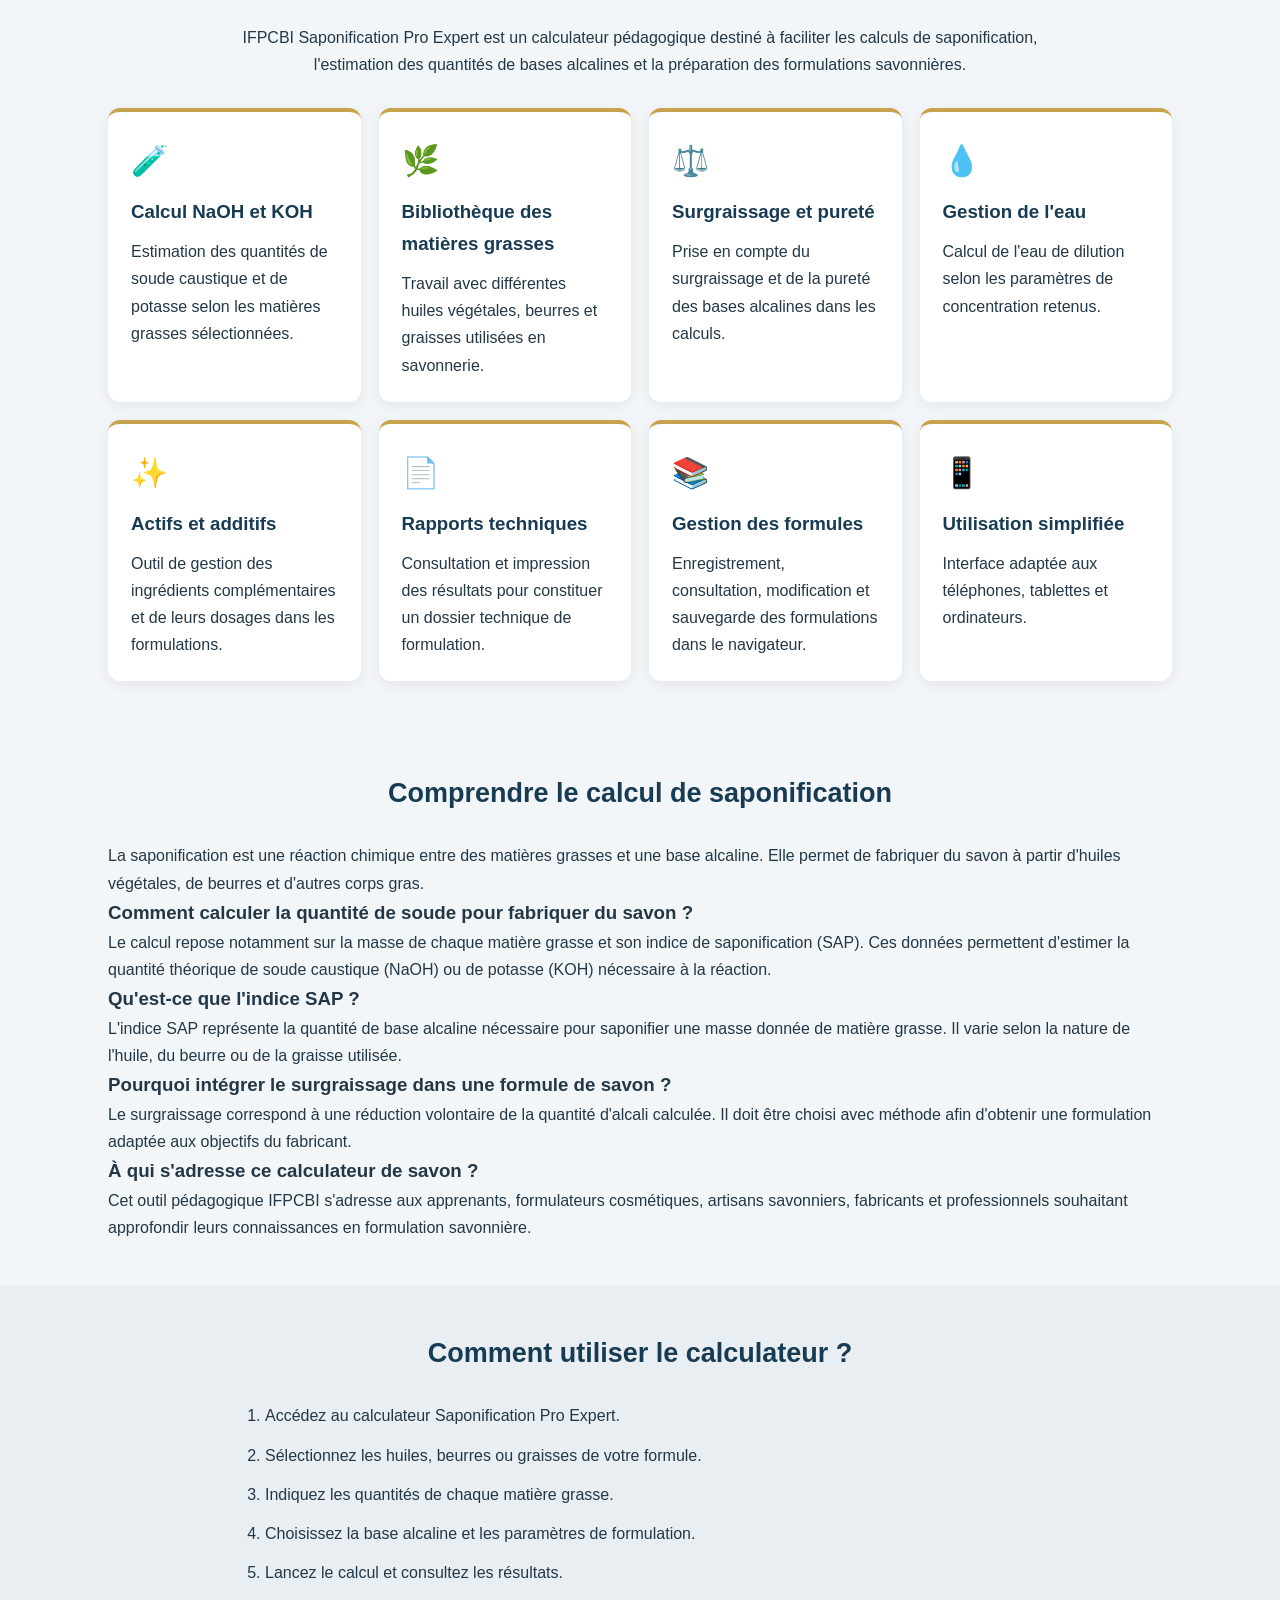
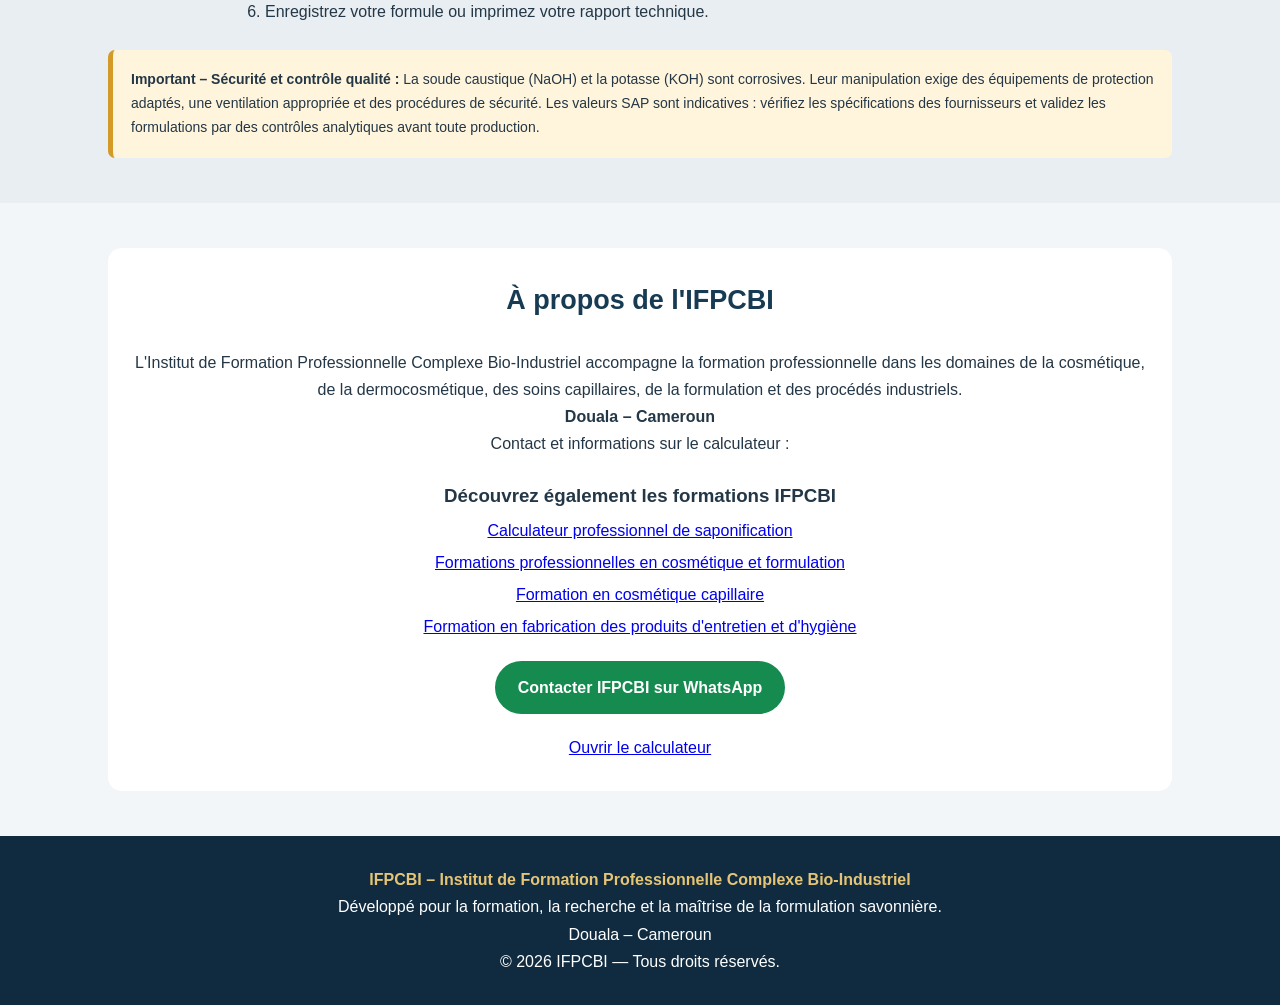
<file: index-saponification.html>
<!DOCTYPE html>
<html lang="fr">
<head>
  <meta charset="UTF-8">
  <meta name="viewport" content="width=device-width, initial-scale=1.0">

  
<title>Calculateur de Saponification en Ligne | IFPCBI</title>

<meta name="description" content="Calculez vos formules de savon avec IFPCBI Saponification Pro Expert : dosage NaOH et KOH, indices SAP, surgraissage, huiles, beurres, eau et additifs.">

<meta name="author" content="IFPCBI">
<meta name="robots" content="index, follow">
<meta name="theme-color" content="#102b40">

<link rel="canonical" href="https://cbicosest-dotcom.github.io/ifpcbi-academy/index-saponification.html">

<meta property="og:title" content="Calculateur de Saponification en Ligne | IFPCBI">
<meta property="og:description" content="Un calculateur professionnel pour la formulation de savons : NaOH, KOH, indices SAP, surgraissage, huiles et additifs.">
<meta property="og:type" content="website">
<meta property="og:url" content="https://cbicosest-dotcom.github.io/ifpcbi-academy/index-saponification.html">
<meta property="og:site_name" content="IFPCBI Academy">
<meta property="og:locale" content="fr_FR">

<meta name="twitter:card" content="summary">
<meta name="twitter:title" content="IFPCBI Saponification Pro Expert">
<meta name="twitter:description" content="Maîtrisez vos calculs de saponification et vos formulations savonnières avec IFPCBI.">

<script type="application/ld+json">
{
  "@context": "https://schema.org",
  "@type": "WebApplication",
  "name": "IFPCBI Saponification Pro Expert",
  "url": "https://cbicosest-dotcom.github.io/ifpcbi-academy/index-saponification.html",
  "description": "Calculateur pédagogique de saponification pour estimer les quantités de NaOH et KOH, le surgraissage, l'eau et les ingrédients des formulations savonnières.",
  "applicationCategory": "EducationalApplication",
  "operatingSystem": "Any",
  "inLanguage": "fr",
  "browserRequirements": "Navigateur web moderne",
  "publisher": {
    "@type": "Organization",
    "name": "IFPCBI",
    "address": {
      "@type": "PostalAddress",
      "addressLocality": "Douala",
      "addressCountry": "CM"
    }
  }
}
</script>


  <meta property="og:title" content="IFPCBI Saponification Pro Expert">
  <meta property="og:description" content="Un outil professionnel pour maîtriser les calculs de saponification et la formulation savonnière.">
  <meta property="og:type" content="website">

  <style>
    * {
      box-sizing: border-box;
      margin: 0;
      padding: 0;
    }

    body {
      font-family: Arial, sans-serif;
      background: #f3f6f8;
      color: #243746;
      line-height: 1.7;
    }

    header {
      background: #102b40;
      color: white;
      padding: 25px 15px;
      text-align: center;
    }

    .brand {
      color: #e3bd65;
      font-size: 15px;
      font-weight: bold;
      letter-spacing: 3px;
    }

    header h1 {
      font-size: clamp(25px, 5vw, 42px);
      margin: 15px 0;
    }

    header p {
      max-width: 750px;
      margin: auto;
      color: #dce6ec;
    }

    .hero {
      padding: 65px 20px;
      text-align: center;
      background: linear-gradient(135deg, #173b53, #102b40);
      color: white;
    }

    .hero h2 {
      font-size: clamp(25px, 5vw, 38px);
      color: #e5c575;
      margin-bottom: 18px;
    }

    .hero p {
      max-width: 800px;
      margin: auto;
      font-size: 17px;
    }

    .cta {
      display: inline-block;
      margin-top: 28px;
      padding: 15px 28px;
      background: #c8a34e;
      color: #102b40;
      text-decoration: none;
      border-radius: 8px;
      font-weight: bold;
    }

    .cta:hover {
      background: #e5c575;
    }

    .container {
      max-width: 1100px;
      margin: auto;
      padding: 45px 18px;
    }

    .section-title {
      text-align: center;
      color: #173b53;
      font-size: 27px;
      margin-bottom: 25px;
    }

    .intro {
      text-align: center;
      max-width: 850px;
      margin: auto;
    }

    .features {
      display: grid;
      grid-template-columns: repeat(auto-fit, minmax(220px, 1fr));
      gap: 18px;
      margin-top: 30px;
    }

    .feature {
      background: white;
      padding: 23px;
      border-radius: 12px;
      box-shadow: 0 3px 14px rgba(0,0,0,.07);
      border-top: 4px solid #c8a34e;
    }

    .feature h3 {
      color: #173b53;
      margin-bottom: 10px;
    }

    .feature .emoji {
      font-size: 30px;
      margin-bottom: 10px;
    }

    .how {
      background: #e8eef2;
    }

    .steps {
      max-width: 800px;
      margin: auto;
      padding-left: 25px;
    }

    .steps li {
      margin: 12px 0;
    }

    .warning {
      margin-top: 25px;
      padding: 18px;
      background: #fff4dc;
      border-left: 5px solid #d49a27;
      border-radius: 7px;
      font-size: 14px;
    }

    .contact {
      text-align: center;
      background: white;
      border-radius: 14px;
      padding: 30px 20px;
    }

    .whatsapp {
      display: inline-block;
      margin-top: 18px;
      padding: 13px 23px;
      background: #168b50;
      color: white;
      text-decoration: none;
      border-radius: 30px;
      font-weight: bold;
    }

    footer {
      text-align: center;
      padding: 30px 15px;
      background: #102b40;
      color: white;
    }

    footer strong {
      color: #e5c575;
    }

    @media(max-width:600px) {
      .hero {
        padding: 45px 17px;
      }

      .container {
        padding: 35px 15px;
      }
    }
  </style>
</head>

<body>

<header>
  <div class="brand">IFPCBI ACADEMY</div>
  
<h1>Calculateur de Saponification en Ligne – IFPCBI Saponification Pro Expert</h1>
<p>
  Outil professionnel de calcul de soude caustique (NaOH), de potasse (KOH),
  d'indices SAP et de surgraissage pour la formulation et la fabrication
  de savons.
</p>

</header>

<section class="hero">

<img
  src="images/saponification-pro-expert-ifpcbi.png"
  alt="IFPCBI Saponification Pro Expert : calculateur de saponification, dosage NaOH et KOH, indices SAP et formulation professionnelle de savons au Cameroun"
  title="Calculateur de saponification IFPCBI"
  width="1200"
  height="675"
  loading="eager"
  style="max-width:100%;height:auto;border-radius:14px;margin:25px auto;display:block;"
>
  <h2>Calculer la soude et la potasse pour fabriquer vos savons</h2>

  <p>
    Découvrez un outil de calcul de saponification conçu pour accompagner
    les formulateurs, les fabricants de savons, les apprenants et les
    professionnels de la cosmétique dans leurs travaux de formulation.
  </p>

  <a class="cta" href="calculateur-saponification.html">
    ACCÉDER AU CALCULATEUR
  </a>
</section>

<section class="container">
  <h2 class="section-title">Un outil professionnel de formulation</h2>

  <p class="intro">
    IFPCBI Saponification Pro Expert est un calculateur pédagogique
    destiné à faciliter les calculs de saponification, l'estimation
    des quantités de bases alcalines et la préparation des formulations
    savonnières.
  </p>

  <div class="features">

    <article class="feature">
      <div class="emoji">🧪</div>
      <h3>Calcul NaOH et KOH</h3>
      <p>Estimation des quantités de soude caustique et de potasse selon les matières grasses sélectionnées.</p>
    </article>

    <article class="feature">
      <div class="emoji">🌿</div>
      <h3>Bibliothèque des matières grasses</h3>
      <p>Travail avec différentes huiles végétales, beurres et graisses utilisées en savonnerie.</p>
    </article>

    <article class="feature">
      <div class="emoji">⚖️</div>
      <h3>Surgraissage et pureté</h3>
      <p>Prise en compte du surgraissage et de la pureté des bases alcalines dans les calculs.</p>
    </article>

    <article class="feature">
      <div class="emoji">💧</div>
      <h3>Gestion de l'eau</h3>
      <p>Calcul de l'eau de dilution selon les paramètres de concentration retenus.</p>
    </article>

    <article class="feature">
      <div class="emoji">✨</div>
      <h3>Actifs et additifs</h3>
      <p>Outil de gestion des ingrédients complémentaires et de leurs dosages dans les formulations.</p>
    </article>

    <article class="feature">
      <div class="emoji">📄</div>
      <h3>Rapports techniques</h3>
      <p>Consultation et impression des résultats pour constituer un dossier technique de formulation.</p>
    </article>

    <article class="feature">
      <div class="emoji">📚</div>
      <h3>Gestion des formules</h3>
      <p>Enregistrement, consultation, modification et sauvegarde des formulations dans le navigateur.</p>
    </article>

    <article class="feature">
      <div class="emoji">📱</div>
      <h3>Utilisation simplifiée</h3>
      <p>Interface adaptée aux téléphones, tablettes et ordinateurs.</p>
    </article>

  </div>
</section>

<section class="container">
  <h2 class="section-title">Comprendre le calcul de saponification</h2>

  <p>
    La saponification est une réaction chimique entre des matières grasses
    et une base alcaline. Elle permet de fabriquer du savon à partir
    d'huiles végétales, de beurres et d'autres corps gras.
  </p>

  <h3>Comment calculer la quantité de soude pour fabriquer du savon ?</h3>
  <p>
    Le calcul repose notamment sur la masse de chaque matière grasse
    et son indice de saponification (SAP). Ces données permettent
    d'estimer la quantité théorique de soude caustique (NaOH)
    ou de potasse (KOH) nécessaire à la réaction.
  </p>

  <h3>Qu'est-ce que l'indice SAP ?</h3>
  <p>
    L'indice SAP représente la quantité de base alcaline nécessaire
    pour saponifier une masse donnée de matière grasse. Il varie
    selon la nature de l'huile, du beurre ou de la graisse utilisée.
  </p>

  <h3>Pourquoi intégrer le surgraissage dans une formule de savon ?</h3>
  <p>
    Le surgraissage correspond à une réduction volontaire de la quantité
    d'alcali calculée. Il doit être choisi avec méthode afin d'obtenir
    une formulation adaptée aux objectifs du fabricant.
  </p>

  <h3>À qui s'adresse ce calculateur de savon ?</h3>
  <p>
    Cet outil pédagogique IFPCBI s'adresse aux apprenants,
    formulateurs cosmétiques, artisans savonniers, fabricants
    et professionnels souhaitant approfondir leurs connaissances
    en formulation savonnière.
  </p>
</section>

<section class="how">
  <div class="container">
    <h2 class="section-title">Comment utiliser le calculateur ?</h2>

    <ol class="steps">
      <li>Accédez au calculateur Saponification Pro Expert.</li>
      <li>Sélectionnez les huiles, beurres ou graisses de votre formule.</li>
      <li>Indiquez les quantités de chaque matière grasse.</li>
      <li>Choisissez la base alcaline et les paramètres de formulation.</li>
      <li>Lancez le calcul et consultez les résultats.</li>
      <li>Enregistrez votre formule ou imprimez votre rapport technique.</li>
    </ol>

    <div class="warning">
      <strong>Important – Sécurité et contrôle qualité :</strong>
      La soude caustique (NaOH) et la potasse (KOH) sont corrosives.
      Leur manipulation exige des équipements de protection adaptés,
      une ventilation appropriée et des procédures de sécurité.
      Les valeurs SAP sont indicatives : vérifiez les spécifications
      des fournisseurs et validez les formulations par des contrôles
      analytiques avant toute production.
    </div>
  </div>
</section>

<section class="container">
  <div class="contact">
    <h2 class="section-title">À propos de l'IFPCBI</h2>

    <p>
      L'Institut de Formation Professionnelle Complexe Bio-Industriel
      accompagne la formation professionnelle dans les domaines de la
      cosmétique, de la dermocosmétique, des soins capillaires,
      de la formulation et des procédés industriels.
    </p>

    <p><strong>Douala – Cameroun</strong></p>

    <p>Contact et informations sur le calculateur :</p>

<div style="margin-top:20px; line-height:2;">
  <h3>Découvrez également les formations IFPCBI</h3>

  <p>
    <a href="calculateur-saponification.html">
      Calculateur professionnel de saponification
    </a>
  </p>

  <p>
    <a href="index.html">
      Formations professionnelles en cosmétique et formulation
    </a>
  </p>

  <p>
    <a href="cosmetique-capillaire.html">
      Formation en cosmétique capillaire
    </a>
  </p>

  <p>
    <a href="produits-entretien-hygiene.html">
      Formation en fabrication des produits d'entretien et d'hygiène
    </a>
  </p>
</div>

    <a class="whatsapp"
       href="https://wa.me/237699895342?text=Bonjour%20IFPCBI%2C%20je%20souhaite%20des%20informations%20sur%20Saponification%20Pro%20Expert."
       target="_blank"
       rel="noopener noreferrer">
      Contacter IFPCBI sur WhatsApp
    </a>

    <p style="margin-top:20px;">
      <a href="calculateur-saponification.html">
        Ouvrir le calculateur
      </a>
    </p>
  </div>
</section>

<footer>
  <strong>IFPCBI – Institut de Formation Professionnelle Complexe Bio-Industriel</strong>
  <p>Développé pour la formation, la recherche et la maîtrise de la formulation savonnière.</p>
  <p>Douala – Cameroun</p>
  <p>© 2026 IFPCBI — Tous droits réservés.</p>
</footer>

</body>
</html>
</file>
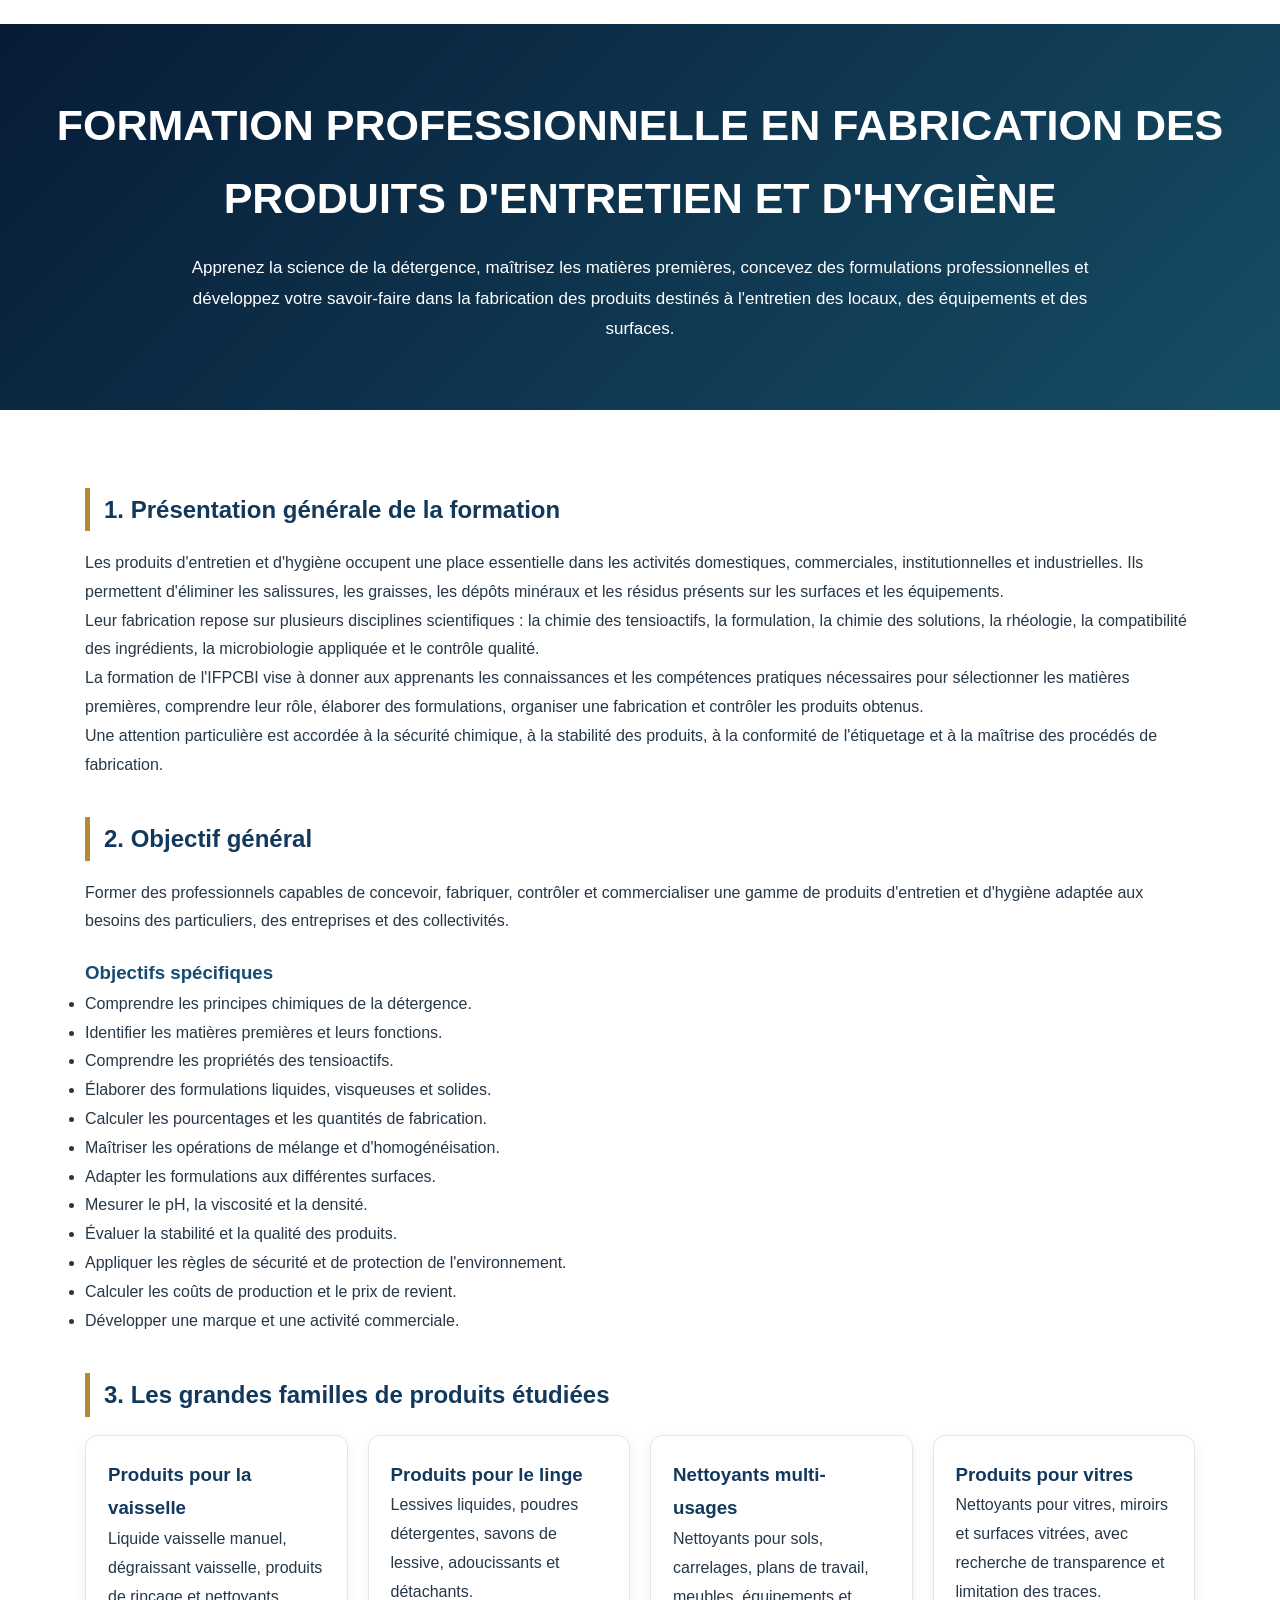
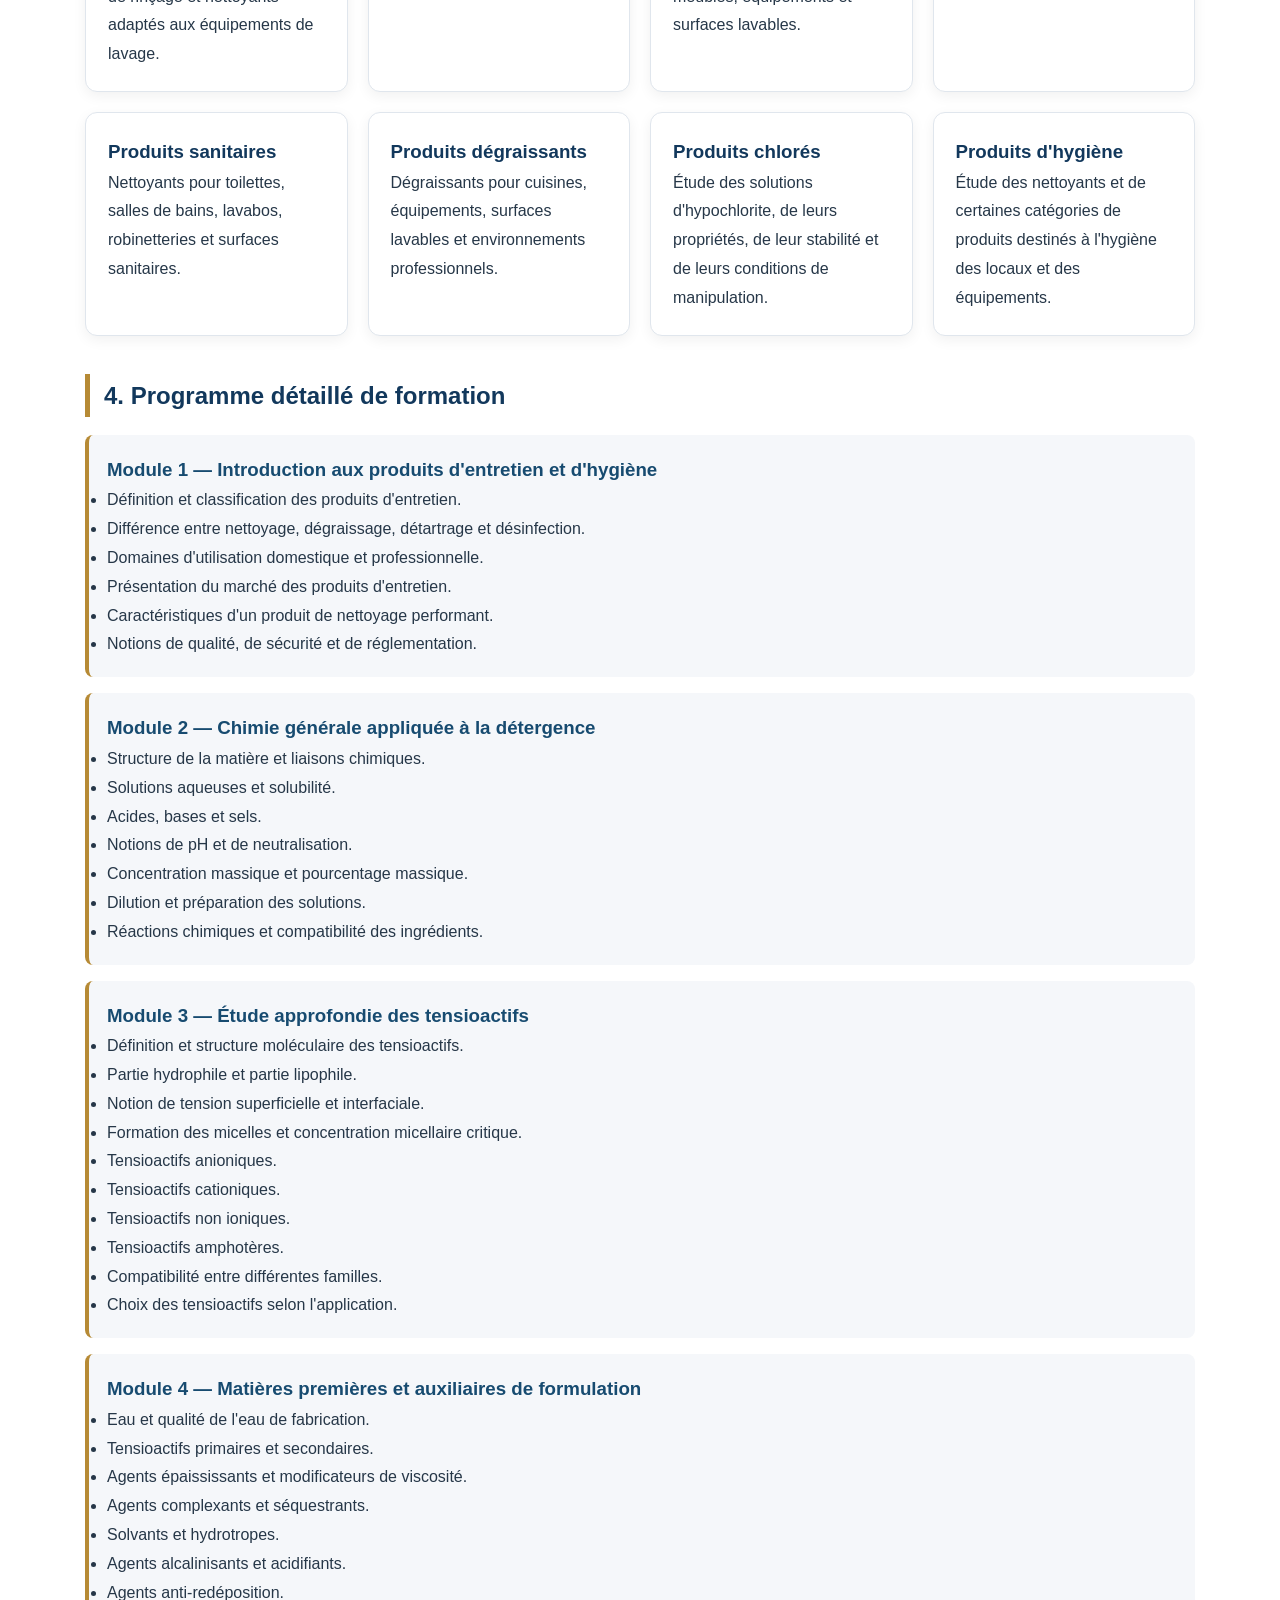
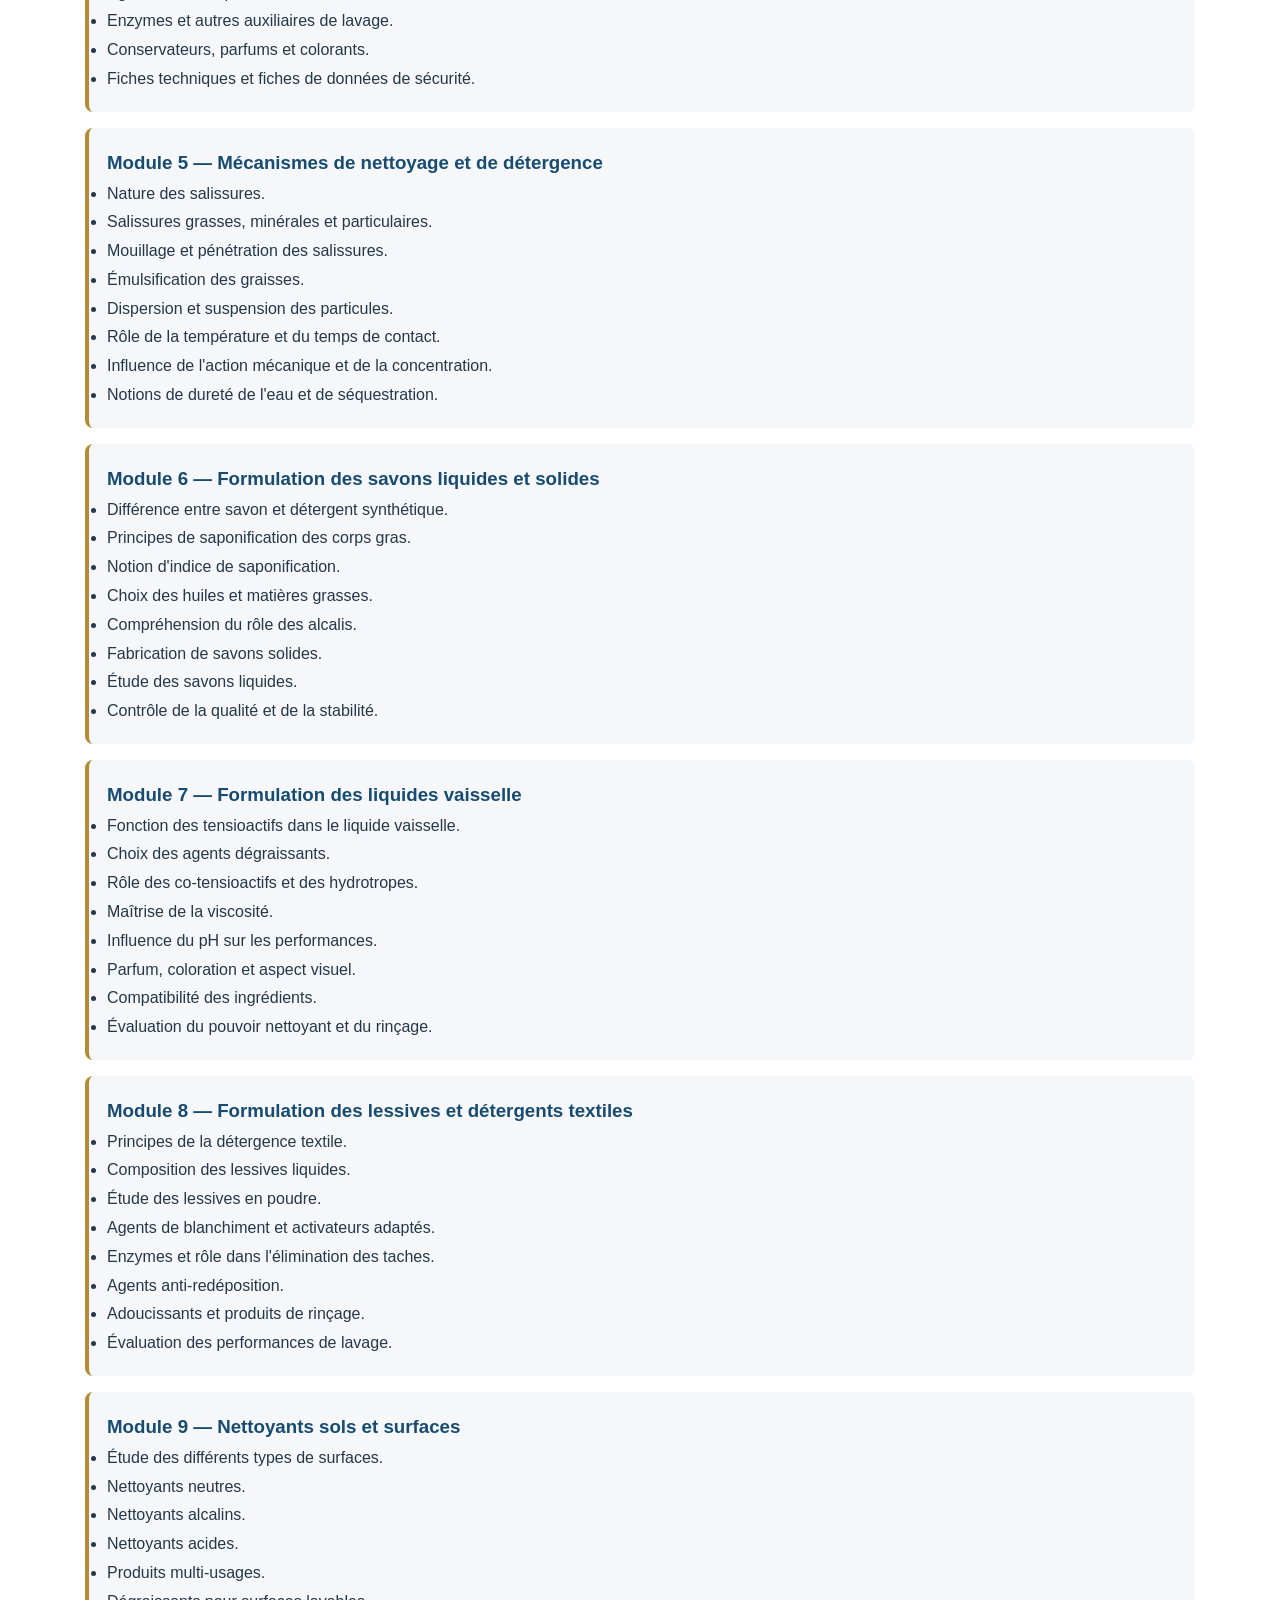
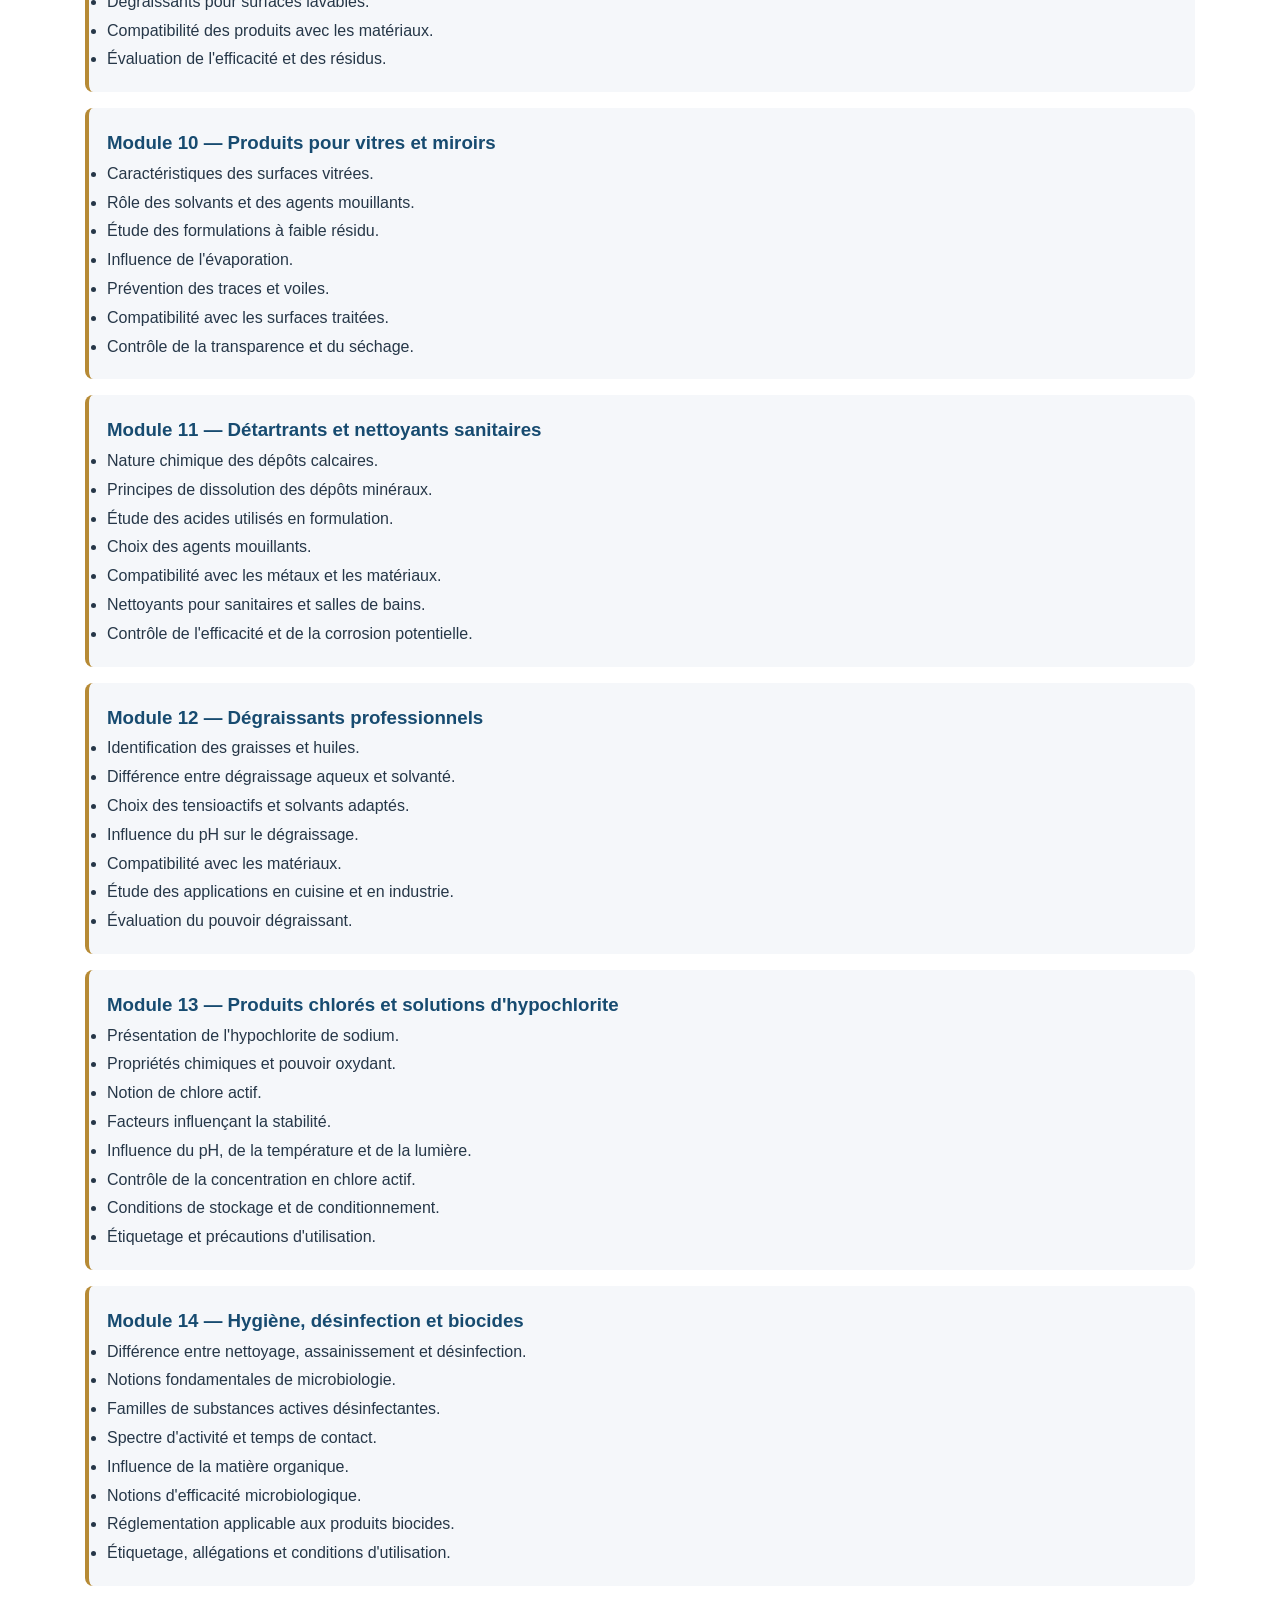
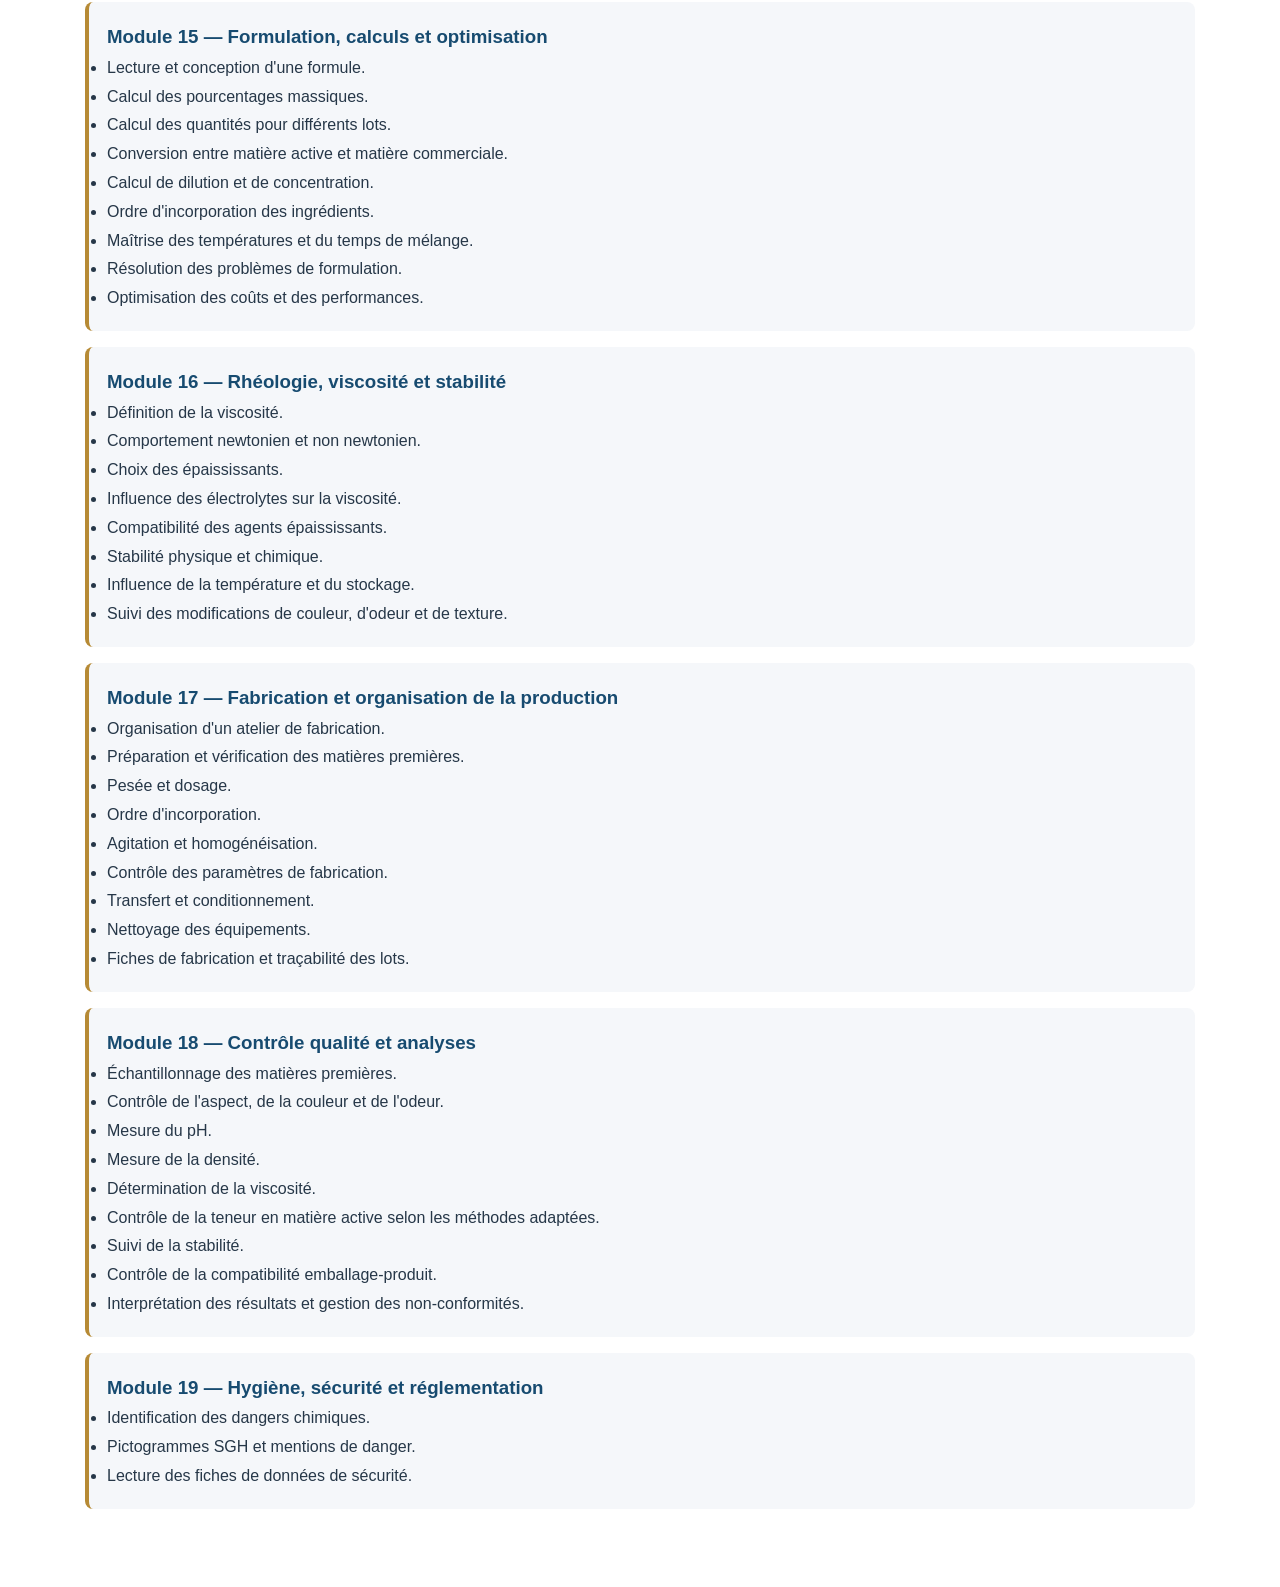
<file: produits-entretien.html>
<!DOCTYPE html>
<html lang="fr">

<head>
<meta charset="UTF-8">
<meta name="viewport" content="width=device-width, initial-scale=1.0">

<title>Formation en Produits d'Entretien et d'Hygiène à Douala | IFPCBI</title>

<meta name="description" content="Apprenez à fabriquer des produits d'entretien et d'hygiène avec IFPCBI Academy à Douala, Cameroun. Formation en savons liquides, détergents, lessives, liquides vaisselle, nettoyants, formulation et contrôle qualité.">

<meta name="keywords" content="formation produits entretien Cameroun, formation produits entretien Douala, formation fabrication détergents, fabrication savon liquide, fabrication liquide vaisselle, formulation lessive, produits d'hygiène, nettoyants ménagers, chimie des tensioactifs, contrôle qualité produits entretien, IFPCBI Academy">

<meta name="author" content="IFPCBI - Institut de Formation Professionnelle Complexe Bio-Industriel">
<meta name="robots" content="index, follow">
<meta name="language" content="fr">
<meta name="theme-color" content="#102B46">

<link rel="canonical" href="https://cbicosest-dotcom.github.io/ifpcbi-academy/produits-entretien.html">

<meta property="og:type" content="article">
<meta property="og:locale" content="fr_FR">
<meta property="og:site_name" content="IFPCBI Academy">
<meta property="og:title" content="Formation en Fabrication des Produits d'Entretien et d'Hygiène | IFPCBI">
<meta property="og:description" content="Maîtrisez la formulation et la fabrication des savons liquides, détergents, lessives, liquides vaisselle et nettoyants ménagers avec IFPCBI à Douala, Cameroun.">
<meta property="og:url" content="https://cbicosest-dotcom.github.io/ifpcbi-academy/produits-entretien.html">

<link rel="stylesheet" href="style.css">

<style>
.entretien-hero {
  background: linear-gradient(135deg,#071b36,#164d65);
  color: white;
  padding: 65px 20px;
  text-align: center;
}

.entretien-hero h1 {
  font-size: clamp(27px,5vw,43px);
  margin-bottom: 18px;
}

.entretien-hero p {
  max-width: 900px;
  margin: auto;
  font-size: 17px;
  line-height: 1.8;
}

.entretien-container {
  max-width: 1150px;
  margin: auto;
  padding: 40px 20px;
  line-height: 1.8;
}

.entretien-section {
  margin: 38px 0;
}

.entretien-section h2 {
  color: #12385c;
  border-left: 5px solid #b68a35;
  padding-left: 14px;
  margin-bottom: 18px;
}

.entretien-section h3 {
  color: #174b70;
  margin-top: 20px;
}

.entretien-grid {
  display: grid;
  grid-template-columns: repeat(auto-fit,minmax(240px,1fr));
  gap: 20px;
}

.entretien-card {
  background: white;
  border: 1px solid #e0e6ed;
  border-radius: 12px;
  padding: 22px;
  box-shadow: 0 4px 14px rgba(0,0,0,.06);
}

.entretien-card h3 {
  color: #12385c;
  margin-top: 0;
}

.entretien-module {
  background: #f5f7fa;
  border-left: 4px solid #b68a35;
  border-radius: 8px;
  padding: 18px;
  margin: 16px 0;
}

.entretien-module h3 {
  margin-top: 0;
}

.entretien-note {
  background: #edf3f8;
  border-radius: 10px;
  padding: 22px;
  margin: 24px 0;
}

.entretien-warning {
  background: #fff4e5;
  border-left: 5px solid #c47b21;
  border-radius: 8px;
  padding: 20px;
  margin: 24px 0;
}

.entretien-contact {
  background: #0b2948;
  color: white;
  text-align: center;
  padding: 40px 20px;
  border-radius: 12px;
  margin-top: 45px;
}

.entretien-contact a {
  display: inline-block;
  background: #b68a35;
  color: white;
  text-decoration: none;
  padding: 13px 22px;
  border-radius: 6px;
  margin-top: 15px;
  font-weight: bold;
}

.process {
  display: flex;
  flex-wrap: wrap;
  gap: 10px;
  align-items: center;
  justify-content: center;
  margin: 25px 0;
}

.process span {
  background: #12385c;
  color: white;
  padding: 12px 15px;
  border-radius: 8px;
  text-align: center;
}

.process b {
  color: #b68a35;
  font-size: 22px;
}

@media(max-width:600px) {
  .entretien-container {
    padding: 28px 15px;
  }
}
</style>

</head>

<body>

<header>
  <nav>
    <a href="index.html">Accueil</a>
    <a href="formations.html">Formations</a>
    <a href="cosmetique.html">Cosmétique</a>
    <a href="dermocosmetique.html">Dermocosmétique</a>
    <a href="cosmetique-capillaire.html">Cosmétique capillaire</a>
    <a href="chimie-industrielle.html">Chimie industrielle</a>
    <a href="produits-entretien.html">Produits d'entretien</a>
  </nav>
</header>

<section class="entretien-hero">
  <h1>FORMATION PROFESSIONNELLE EN FABRICATION DES PRODUITS D'ENTRETIEN ET D'HYGIÈNE</h1>

  <p>
    Apprenez la science de la détergence, maîtrisez les matières premières,
    concevez des formulations professionnelles et développez votre savoir-faire
    dans la fabrication des produits destinés à l'entretien des locaux,
    des équipements et des surfaces.
  </p>
</section>

<main class="entretien-container">

  <section class="entretien-section">
    <h2>1. Présentation générale de la formation</h2>

    <p>
      Les produits d'entretien et d'hygiène occupent une place essentielle
      dans les activités domestiques, commerciales, institutionnelles
      et industrielles. Ils permettent d'éliminer les salissures,
      les graisses, les dépôts minéraux et les résidus présents sur
      les surfaces et les équipements.
    </p>

    <p>
      Leur fabrication repose sur plusieurs disciplines scientifiques :
      la chimie des tensioactifs, la formulation, la chimie des solutions,
      la rhéologie, la compatibilité des ingrédients, la microbiologie
      appliquée et le contrôle qualité.
    </p>

    <p>
      La formation de l'IFPCBI vise à donner aux apprenants les connaissances
      et les compétences pratiques nécessaires pour sélectionner les
      matières premières, comprendre leur rôle, élaborer des formulations,
      organiser une fabrication et contrôler les produits obtenus.
    </p>

    <p>
      Une attention particulière est accordée à la sécurité chimique,
      à la stabilité des produits, à la conformité de l'étiquetage
      et à la maîtrise des procédés de fabrication.
    </p>
  </section>

  <section class="entretien-section">
    <h2>2. Objectif général</h2>

    <p>
      Former des professionnels capables de concevoir, fabriquer,
      contrôler et commercialiser une gamme de produits d'entretien
      et d'hygiène adaptée aux besoins des particuliers,
      des entreprises et des collectivités.
    </p>

    <h3>Objectifs spécifiques</h3>
    <ul>
      <li>Comprendre les principes chimiques de la détergence.</li>
      <li>Identifier les matières premières et leurs fonctions.</li>
      <li>Comprendre les propriétés des tensioactifs.</li>
      <li>Élaborer des formulations liquides, visqueuses et solides.</li>
      <li>Calculer les pourcentages et les quantités de fabrication.</li>
      <li>Maîtriser les opérations de mélange et d'homogénéisation.</li>
      <li>Adapter les formulations aux différentes surfaces.</li>
      <li>Mesurer le pH, la viscosité et la densité.</li>
      <li>Évaluer la stabilité et la qualité des produits.</li>
      <li>Appliquer les règles de sécurité et de protection de l'environnement.</li>
      <li>Calculer les coûts de production et le prix de revient.</li>
      <li>Développer une marque et une activité commerciale.</li>
    </ul>
  </section>

  <section class="entretien-section">
    <h2>3. Les grandes familles de produits étudiées</h2>

    <div class="entretien-grid">

      <article class="entretien-card">
        <h3>Produits pour la vaisselle</h3>
        <p>
          Liquide vaisselle manuel, dégraissant vaisselle,
          produits de rinçage et nettoyants adaptés aux équipements
          de lavage.
        </p>
      </article>

      <article class="entretien-card">
        <h3>Produits pour le linge</h3>
        <p>
          Lessives liquides, poudres détergentes, savons de lessive,
          adoucissants et détachants.
        </p>
      </article>

      <article class="entretien-card">
        <h3>Nettoyants multi-usages</h3>
        <p>
          Nettoyants pour sols, carrelages, plans de travail,
          meubles, équipements et surfaces lavables.
        </p>
      </article>

      <article class="entretien-card">
        <h3>Produits pour vitres</h3>
        <p>
          Nettoyants pour vitres, miroirs et surfaces vitrées,
          avec recherche de transparence et limitation des traces.
        </p>
      </article>

      <article class="entretien-card">
        <h3>Produits sanitaires</h3>
        <p>
          Nettoyants pour toilettes, salles de bains,
          lavabos, robinetteries et surfaces sanitaires.
        </p>
      </article>

      <article class="entretien-card">
        <h3>Produits dégraissants</h3>
        <p>
          Dégraissants pour cuisines, équipements,
          surfaces lavables et environnements professionnels.
        </p>
      </article>

      <article class="entretien-card">
        <h3>Produits chlorés</h3>
        <p>
          Étude des solutions d'hypochlorite, de leurs propriétés,
          de leur stabilité et de leurs conditions de manipulation.
        </p>
      </article>

      <article class="entretien-card">
        <h3>Produits d'hygiène</h3>
        <p>
          Étude des nettoyants et de certaines catégories de produits
          destinés à l'hygiène des locaux et des équipements.
        </p>
      </article>

    </div>
  </section>

  <section class="entretien-section">
    <h2>4. Programme détaillé de formation</h2>

    <div class="entretien-module">
      <h3>Module 1 — Introduction aux produits d'entretien et d'hygiène</h3>
      <ul>
        <li>Définition et classification des produits d'entretien.</li>
        <li>Différence entre nettoyage, dégraissage, détartrage et désinfection.</li>
        <li>Domaines d'utilisation domestique et professionnelle.</li>
        <li>Présentation du marché des produits d'entretien.</li>
        <li>Caractéristiques d'un produit de nettoyage performant.</li>
        <li>Notions de qualité, de sécurité et de réglementation.</li>
      </ul>
    </div>

    <div class="entretien-module">
      <h3>Module 2 — Chimie générale appliquée à la détergence</h3>
      <ul>
        <li>Structure de la matière et liaisons chimiques.</li>
        <li>Solutions aqueuses et solubilité.</li>
        <li>Acides, bases et sels.</li>
        <li>Notions de pH et de neutralisation.</li>
        <li>Concentration massique et pourcentage massique.</li>
        <li>Dilution et préparation des solutions.</li>
        <li>Réactions chimiques et compatibilité des ingrédients.</li>
      </ul>
    </div>

    <div class="entretien-module">
      <h3>Module 3 — Étude approfondie des tensioactifs</h3>
      <ul>
        <li>Définition et structure moléculaire des tensioactifs.</li>
        <li>Partie hydrophile et partie lipophile.</li>
        <li>Notion de tension superficielle et interfaciale.</li>
        <li>Formation des micelles et concentration micellaire critique.</li>
        <li>Tensioactifs anioniques.</li>
        <li>Tensioactifs cationiques.</li>
        <li>Tensioactifs non ioniques.</li>
        <li>Tensioactifs amphotères.</li>
        <li>Compatibilité entre différentes familles.</li>
        <li>Choix des tensioactifs selon l'application.</li>
      </ul>
    </div>

    <div class="entretien-module">
      <h3>Module 4 — Matières premières et auxiliaires de formulation</h3>
      <ul>
        <li>Eau et qualité de l'eau de fabrication.</li>
        <li>Tensioactifs primaires et secondaires.</li>
        <li>Agents épaississants et modificateurs de viscosité.</li>
        <li>Agents complexants et séquestrants.</li>
        <li>Solvants et hydrotropes.</li>
        <li>Agents alcalinisants et acidifiants.</li>
        <li>Agents anti-redéposition.</li>
        <li>Enzymes et autres auxiliaires de lavage.</li>
        <li>Conservateurs, parfums et colorants.</li>
        <li>Fiches techniques et fiches de données de sécurité.</li>
      </ul>
    </div>

    <div class="entretien-module">
      <h3>Module 5 — Mécanismes de nettoyage et de détergence</h3>
      <ul>
        <li>Nature des salissures.</li>
        <li>Salissures grasses, minérales et particulaires.</li>
        <li>Mouillage et pénétration des salissures.</li>
        <li>Émulsification des graisses.</li>
        <li>Dispersion et suspension des particules.</li>
        <li>Rôle de la température et du temps de contact.</li>
        <li>Influence de l'action mécanique et de la concentration.</li>
        <li>Notions de dureté de l'eau et de séquestration.</li>
      </ul>
    </div>

    <div class="entretien-module">
      <h3>Module 6 — Formulation des savons liquides et solides</h3>
      <ul>
        <li>Différence entre savon et détergent synthétique.</li>
        <li>Principes de saponification des corps gras.</li>
        <li>Notion d'indice de saponification.</li>
        <li>Choix des huiles et matières grasses.</li>
        <li>Compréhension du rôle des alcalis.</li>
        <li>Fabrication de savons solides.</li>
        <li>Étude des savons liquides.</li>
        <li>Contrôle de la qualité et de la stabilité.</li>
      </ul>
    </div>

    <div class="entretien-module">
      <h3>Module 7 — Formulation des liquides vaisselle</h3>
      <ul>
        <li>Fonction des tensioactifs dans le liquide vaisselle.</li>
        <li>Choix des agents dégraissants.</li>
        <li>Rôle des co-tensioactifs et des hydrotropes.</li>
        <li>Maîtrise de la viscosité.</li>
        <li>Influence du pH sur les performances.</li>
        <li>Parfum, coloration et aspect visuel.</li>
        <li>Compatibilité des ingrédients.</li>
        <li>Évaluation du pouvoir nettoyant et du rinçage.</li>
      </ul>
    </div>

    <div class="entretien-module">
      <h3>Module 8 — Formulation des lessives et détergents textiles</h3>
      <ul>
        <li>Principes de la détergence textile.</li>
        <li>Composition des lessives liquides.</li>
        <li>Étude des lessives en poudre.</li>
        <li>Agents de blanchiment et activateurs adaptés.</li>
        <li>Enzymes et rôle dans l'élimination des taches.</li>
        <li>Agents anti-redéposition.</li>
        <li>Adoucissants et produits de rinçage.</li>
        <li>Évaluation des performances de lavage.</li>
      </ul>
    </div>

    <div class="entretien-module">
      <h3>Module 9 — Nettoyants sols et surfaces</h3>
      <ul>
        <li>Étude des différents types de surfaces.</li>
        <li>Nettoyants neutres.</li>
        <li>Nettoyants alcalins.</li>
        <li>Nettoyants acides.</li>
        <li>Produits multi-usages.</li>
        <li>Dégraissants pour surfaces lavables.</li>
        <li>Compatibilité des produits avec les matériaux.</li>
        <li>Évaluation de l'efficacité et des résidus.</li>
      </ul>
    </div>

    <div class="entretien-module">
      <h3>Module 10 — Produits pour vitres et miroirs</h3>
      <ul>
        <li>Caractéristiques des surfaces vitrées.</li>
        <li>Rôle des solvants et des agents mouillants.</li>
        <li>Étude des formulations à faible résidu.</li>
        <li>Influence de l'évaporation.</li>
        <li>Prévention des traces et voiles.</li>
        <li>Compatibilité avec les surfaces traitées.</li>
        <li>Contrôle de la transparence et du séchage.</li>
      </ul>
    </div>

    <div class="entretien-module">
      <h3>Module 11 — Détartrants et nettoyants sanitaires</h3>
      <ul>
        <li>Nature chimique des dépôts calcaires.</li>
        <li>Principes de dissolution des dépôts minéraux.</li>
        <li>Étude des acides utilisés en formulation.</li>
        <li>Choix des agents mouillants.</li>
        <li>Compatibilité avec les métaux et les matériaux.</li>
        <li>Nettoyants pour sanitaires et salles de bains.</li>
        <li>Contrôle de l'efficacité et de la corrosion potentielle.</li>
      </ul>
    </div>

    <div class="entretien-module">
      <h3>Module 12 — Dégraissants professionnels</h3>
      <ul>
        <li>Identification des graisses et huiles.</li>
        <li>Différence entre dégraissage aqueux et solvanté.</li>
        <li>Choix des tensioactifs et solvants adaptés.</li>
        <li>Influence du pH sur le dégraissage.</li>
        <li>Compatibilité avec les matériaux.</li>
        <li>Étude des applications en cuisine et en industrie.</li>
        <li>Évaluation du pouvoir dégraissant.</li>
      </ul>
    </div>

    <div class="entretien-module">
      <h3>Module 13 — Produits chlorés et solutions d'hypochlorite</h3>
      <ul>
        <li>Présentation de l'hypochlorite de sodium.</li>
        <li>Propriétés chimiques et pouvoir oxydant.</li>
        <li>Notion de chlore actif.</li>
        <li>Facteurs influençant la stabilité.</li>
        <li>Influence du pH, de la température et de la lumière.</li>
        <li>Contrôle de la concentration en chlore actif.</li>
        <li>Conditions de stockage et de conditionnement.</li>
        <li>Étiquetage et précautions d'utilisation.</li>
      </ul>
    </div>

    <div class="entretien-module">
      <h3>Module 14 — Hygiène, désinfection et biocides</h3>
      <ul>
        <li>Différence entre nettoyage, assainissement et désinfection.</li>
        <li>Notions fondamentales de microbiologie.</li>
        <li>Familles de substances actives désinfectantes.</li>
        <li>Spectre d'activité et temps de contact.</li>
        <li>Influence de la matière organique.</li>
        <li>Notions d'efficacité microbiologique.</li>
        <li>Réglementation applicable aux produits biocides.</li>
        <li>Étiquetage, allégations et conditions d'utilisation.</li>
      </ul>
    </div>

    <div class="entretien-module">
      <h3>Module 15 — Formulation, calculs et optimisation</h3>
      <ul>
        <li>Lecture et conception d'une formule.</li>
        <li>Calcul des pourcentages massiques.</li>
        <li>Calcul des quantités pour différents lots.</li>
        <li>Conversion entre matière active et matière commerciale.</li>
        <li>Calcul de dilution et de concentration.</li>
        <li>Ordre d'incorporation des ingrédients.</li>
        <li>Maîtrise des températures et du temps de mélange.</li>
        <li>Résolution des problèmes de formulation.</li>
        <li>Optimisation des coûts et des performances.</li>
      </ul>
    </div>

    <div class="entretien-module">
      <h3>Module 16 — Rhéologie, viscosité et stabilité</h3>
      <ul>
        <li>Définition de la viscosité.</li>
        <li>Comportement newtonien et non newtonien.</li>
        <li>Choix des épaississants.</li>
        <li>Influence des électrolytes sur la viscosité.</li>
        <li>Compatibilité des agents épaississants.</li>
        <li>Stabilité physique et chimique.</li>
        <li>Influence de la température et du stockage.</li>
        <li>Suivi des modifications de couleur, d'odeur et de texture.</li>
      </ul>
    </div>

    <div class="entretien-module">
      <h3>Module 17 — Fabrication et organisation de la production</h3>
      <ul>
        <li>Organisation d'un atelier de fabrication.</li>
        <li>Préparation et vérification des matières premières.</li>
        <li>Pesée et dosage.</li>
        <li>Ordre d'incorporation.</li>
        <li>Agitation et homogénéisation.</li>
        <li>Contrôle des paramètres de fabrication.</li>
        <li>Transfert et conditionnement.</li>
        <li>Nettoyage des équipements.</li>
        <li>Fiches de fabrication et traçabilité des lots.</li>
      </ul>
    </div>

    <div class="entretien-module">
      <h3>Module 18 — Contrôle qualité et analyses</h3>
      <ul>
        <li>Échantillonnage des matières premières.</li>
        <li>Contrôle de l'aspect, de la couleur et de l'odeur.</li>
        <li>Mesure du pH.</li>
        <li>Mesure de la densité.</li>
        <li>Détermination de la viscosité.</li>
        <li>Contrôle de la teneur en matière active selon les méthodes adaptées.</li>
        <li>Suivi de la stabilité.</li>
        <li>Contrôle de la compatibilité emballage-produit.</li>
        <li>Interprétation des résultats et gestion des non-conformités.</li>
      </ul>
    </div>

    <div class="entretien-module">
      <h3>Module 19 — Hygiène, sécurité et réglementation</h3>
      <ul>
        <li>Identification des dangers chimiques.</li>
        <li>Pictogrammes SGH et mentions de danger.</li>
        <li>Lecture des fiches de données de sécurité.</li>
</file>
<file: style.css>
/* ==========================================
   IFPCBI ACADEMY
   DESIGN OFFICIEL - VERSION OPTIMISÉE
========================================== */

:root {
  --navy: #102B46;
  --blue: #174A78;
  --gold: #D6AD55;
  --white: #FFFFFF;
  --light: #F4F7FA;
  --text: #263748;
  --muted: #526174;
  --border: #E2E8F0;
  --shadow: 0 5px 22px rgba(16, 43, 70, 0.07);
  --shadow-hover: 0 12px 28px rgba(16, 43, 70, 0.13);
}

/* RESET GENERAL */

* {
  margin: 0;
  padding: 0;
  box-sizing: border-box;
}

html {
  scroll-behavior: smooth;
  scroll-padding-top: 20px;
}

body {
  font-family: Arial, Helvetica, sans-serif;
  color: var(--text);
  line-height: 1.7;
  background: var(--white);
  min-width: 320px;
  overflow-x: hidden;
}

img {
  max-width: 100%;
  height: auto;
  display: block;
}

a {
  text-decoration: none;
  color: inherit;
}

button,
a {
  -webkit-tap-highlight-color: transparent;
}

a:focus-visible,
button:focus-visible {
  outline: 3px solid var(--gold);
  outline-offset: 4px;
}

.container {
  width: 90%;
  max-width: 1200px;
  margin: 0 auto;
}

/* ==========================================
   HEADER ET NAVIGATION
========================================== */

.header {
  background: var(--navy);
  color: var(--white);
  padding: 15px 0;
  position: relative;
  z-index: 10;
}

.nav {
  display: flex;
  align-items: center;
  justify-content: space-between;
  gap: 20px;
}

.logo {
  display: flex;
  flex-direction: column;
  line-height: 1.1;
  font-size: 25px;
  font-weight: bold;
  color: var(--gold);
  flex-shrink: 0;
}

.logo small {
  font-size: 11px;
  letter-spacing: 4px;
  color: var(--white);
}

nav {
  display: flex;
  align-items: center;
  justify-content: center;
  gap: 22px;
  flex-wrap: wrap;
}

nav a {
  font-size: 14px;
  color: var(--white);
  transition: color 0.2s ease;
}

nav a:hover {
  color: var(--gold);
}

/* ==========================================
   BOUTONS
========================================== */

.btn,
.btn-outline {
  display: inline-block;
  padding: 12px 23px;
  border-radius: 5px;
  font-weight: bold;
  text-align: center;
  cursor: pointer;
  transition: background-color 0.2s ease,
              color 0.2s ease,
              transform 0.2s ease;
}

.btn {
  background: var(--gold);
  color: var(--navy);
}

.btn:hover {
  background: var(--white);
  transform: translateY(-2px);
}

.btn-outline {
  border: 1px solid var(--white);
  color: var(--white);
}

.btn-outline:hover {
  background: var(--white);
  color: var(--navy);
}

/* ==========================================
   SECTION HERO - ACCUEIL
========================================== */

.hero {
  background: linear-gradient(
    110deg,
    rgba(10, 31, 52, 0.97),
    rgba(23, 74, 120, 0.88)
  );
  color: var(--white);
  padding: 110px 0 90px;
  min-height: 530px;
  display: flex;
  align-items: center;
}

.hero-content {
  max-width: 900px;
}

.eyebrow {
  color: var(--gold);
  font-size: 13px;
  font-weight: bold;
  letter-spacing: 2px;
  margin-bottom: 15px;
}

.hero h1 {
  font-size: clamp(34px, 6vw, 58px);
  line-height: 1.15;
  margin-bottom: 25px;
}

.hero h1 span {
  color: var(--gold);
  display: block;
}

.hero-content > p:not(.eyebrow) {
  max-width: 680px;
  margin-bottom: 25px;
  color: #E5ECF3;
}

.hero-buttons {
  display: flex;
  gap: 15px;
  flex-wrap: wrap;
}

.slogan {
  margin-top: 45px;
  font-size: 12px;
  letter-spacing: 2px;
  color: var(--gold);
}

/* ==========================================
   SECTIONS GENERALES
========================================== */

.section {
  padding: 85px 0;
}

.section h2 {
  font-size: clamp(27px, 4vw, 38px);
  line-height: 1.25;
  color: var(--navy);
  margin-bottom: 25px;
}

.section p {
  max-width: 850px;
}

.formations {
  background: var(--light);
}

.formations .container > h2 {
  margin-bottom: 35px;
}

#apropos,
#formations,
#outils,
#inscription,
#contact {
  scroll-margin-top: 20px;
}

/* ==========================================
   CARTES DE FORMATION
========================================== */

.formation-grid {
  display: grid;
  grid-template-columns: repeat(3, minmax(0, 1fr));
  gap: 25px;
}

.formation-card {
  min-width: 0;
  background: var(--white);
  padding: 30px 25px;
  border-radius: 10px;
  border-bottom: 4px solid var(--gold);
  box-shadow: var(--shadow);
  transition: transform 0.2s ease,
              box-shadow 0.2s ease;
}

.formation-card:hover {
  transform: translateY(-4px);
  box-shadow: var(--shadow-hover);
}

.formation-card h3 {
  color: var(--navy);
  font-size: 21px;
  line-height: 1.35;
  margin-bottom: 12px;
}

.formation-card p {
  font-size: 14px;
  line-height: 1.7;
  color: var(--muted);
  margin-bottom: 20px;
}

.formation-card a {
  color: var(--blue);
  font-weight: bold;
  display: inline-block;
}

.formation-card a:hover {
  color: var(--gold);
}

/* ==========================================
   SECTION DETAILLEE DES FORMATIONS
========================================== */

.formations-section {
  padding: 70px 20px;
  background: #F5F8FC;
}

.formations-section .section-heading {
  max-width: 850px;
  margin: 0 auto 45px;
  text-align: center;
}

.formations-section .section-label {
  display: inline-block;
  color: #B58A35;
  font-weight: 700;
  font-size: 13px;
  letter-spacing: 2px;
  margin-bottom: 12px;
}

.formations-section .section-heading h2 {
  color: var(--navy);
  font-size: clamp(25px, 4vw, 38px);
  line-height: 1.25;
  margin-bottom: 18px;
}

.formations-section .section-heading p {
  color: var(--muted);
  font-size: 16px;
  line-height: 1.8;
}

.formations-section .formation-grid {
  display: grid;
  grid-template-columns: repeat(3, minmax(0, 1fr));
  gap: 25px;
  max-width: 1200px;
  margin: 0 auto;
}

.formations-section .formation-card {
  height: 100%;
  padding: 0;
  border-radius: 14px;
  overflow: hidden;
  background: var(--white);
  border: 1px solid var(--border);
  border-bottom: 4px solid var(--gold);
  box-shadow: var(--shadow);
}

.formations-section .formation-card:hover {
  box-shadow: var(--shadow-hover);
}

.formations-section .formation-card-header {
  background: var(--navy);
  color: var(--white);
  padding: 22px;
}

.formations-section .formation-card-header span {
  color: #E4BD69;
  font-size: 12px;
  font-weight: 700;
  letter-spacing: 1.5px;
}

.formations-section .formation-card-header h2 {
  color: var(--white);
  font-size: 21px;
  line-height: 1.35;
  margin: 10px 0 0;
}

.formations-section .formation-card-content {
  padding: 22px;
}

.formations-section .formation-card-content p {
  color: var(--muted);
  line-height: 1.7;
  margin-bottom: 20px;
}

.formations-section .formation-card-content .formation-link {
  display: inline-block;
  background: #B58A35;
  color: var(--white);
  padding: 12px 18px;
  border-radius: 6px;
  text-decoration: none;
  font-weight: 700;
  transition: background-color 0.2s ease;
}

.formations-section .formation-card-content .formation-link:hover {
  background: var(--navy);
  color: var(--white);
}

/* ==========================================
   OUTILS PEDAGOGIQUES
========================================== */

#outils {
  background: var(--white);
}

#outils .formation-card {
  max-width: 900px;
  margin-top: 25px;
}

#outils .formation-card h3 {
  font-size: 23px;
}

#outils .formation-card a {
  margin-top: 8px;
}

/* ==========================================
   INSCRIPTION
========================================== */

.inscription {
  text-align: center;
  background: var(--navy);
  color: var(--white);
}

.inscription h2 {
  color: var(--white);
  max-width: 750px;
  margin: 0 auto 20px;
}

.inscription p {
  margin: 0 auto 30px;
  color: #E5ECF3;
}

/* ==========================================
   CONTACT
========================================== */

#contact {
  text-align: center;
}

#contact h2 {
  color: var(--navy);
}

#contact p {
  margin: 10px auto;
}

/* ==========================================
   PIED DE PAGE
========================================== */

footer {
  background: #091C2E;
  color: var(--white);
  text-align: center;
  padding: 30px 15px;
  font-size: 13px;
}

footer p + p {
  color: var(--gold);
  margin-top: 8px;
}

footer a {
  color: var(--white);
  transition: color 0.2s ease;
}

footer a:hover {
  color: var(--gold);
}

/* ==========================================
   TABLETTES
========================================== */

@media (max-width: 1000px) {

  .nav {
    flex-wrap: wrap;
  }

  nav {
    order: 3;
    width: 100%;
    gap: 16px;
  }

  .formation-grid,
  .formations-section .formation-grid {
    grid-template-columns: repeat(2, minmax(0, 1fr));
  }

}

/* ==========================================
   TELEPHONES
========================================== */

@media (max-width: 600px) {

  .container {
    width: 92%;
  }

  .header {
    padding: 12px 0;
  }

  .nav {
    gap: 12px;
  }

  .logo {
    font-size: 22px;
  }

  nav {
    justify-content: flex-start;
    gap: 10px 16px;
  }

  nav a {
    font-size: 12px;
  }

  .nav > .btn {
    padding: 9px 13px;
    font-size: 12px;
  }

  .hero {
    padding: 75px 0;
    min-height: auto;
  }

  .hero h1 {
    font-size: clamp(32px, 9vw, 43px);
  }

  .hero-buttons {
    flex-direction: column;
  }

  .hero-buttons a {
    width: 100%;
    text-align: center;
  }

  .section {
    padding: 60px 0;
  }

  .section h2 {
    font-size: 27px;
  }

  .formation-grid,
  .formations-section .formation-grid {
    grid-template-columns: 1fr;
    gap: 18px;
  }

  .formation-card {
    padding: 25px 20px;
  }

  .formations-section {
    padding: 45px 15px;
  }

  .formations-section .section-heading {
    margin-bottom: 30px;
  }

  .formations-section .section-heading h2 {
    font-size: 26px;
  }

  .formations-section .formation-card-header h2 {
    font-size: 19px;
  }

  .slogan {
    font-size: 10px;
    letter-spacing: 1px;
  }

  #outils .formation-card {
    padding: 25px 20px;
  }

  footer {
    padding: 25px 12px;
  }

}

/* ==========================================
   PETITS ECRANS
========================================== */

@media (max-width: 360px) {

  .logo {
    font-size: 19px;
  }

  .nav > .btn {
    padding: 8px 10px;
    font-size: 11px;
  }

  nav {
    gap: 9px 12px;
  }

  nav a {
    font-size: 11px;
  }

  .hero h1 {
    font-size: 30px;
  }

}

/* ==========================================
   ACCESSIBILITE ET ANIMATIONS
========================================== */

@media (prefers-reduced-motion: reduce) {

  html {
    scroll-behavior: auto;
  }

  *,
  *::before,
  *::after {
    animation-duration: 0.01ms !important;
    animation-iteration-count: 1 !important;
    transition-duration: 0.01ms !important;
  }

}
</file>
